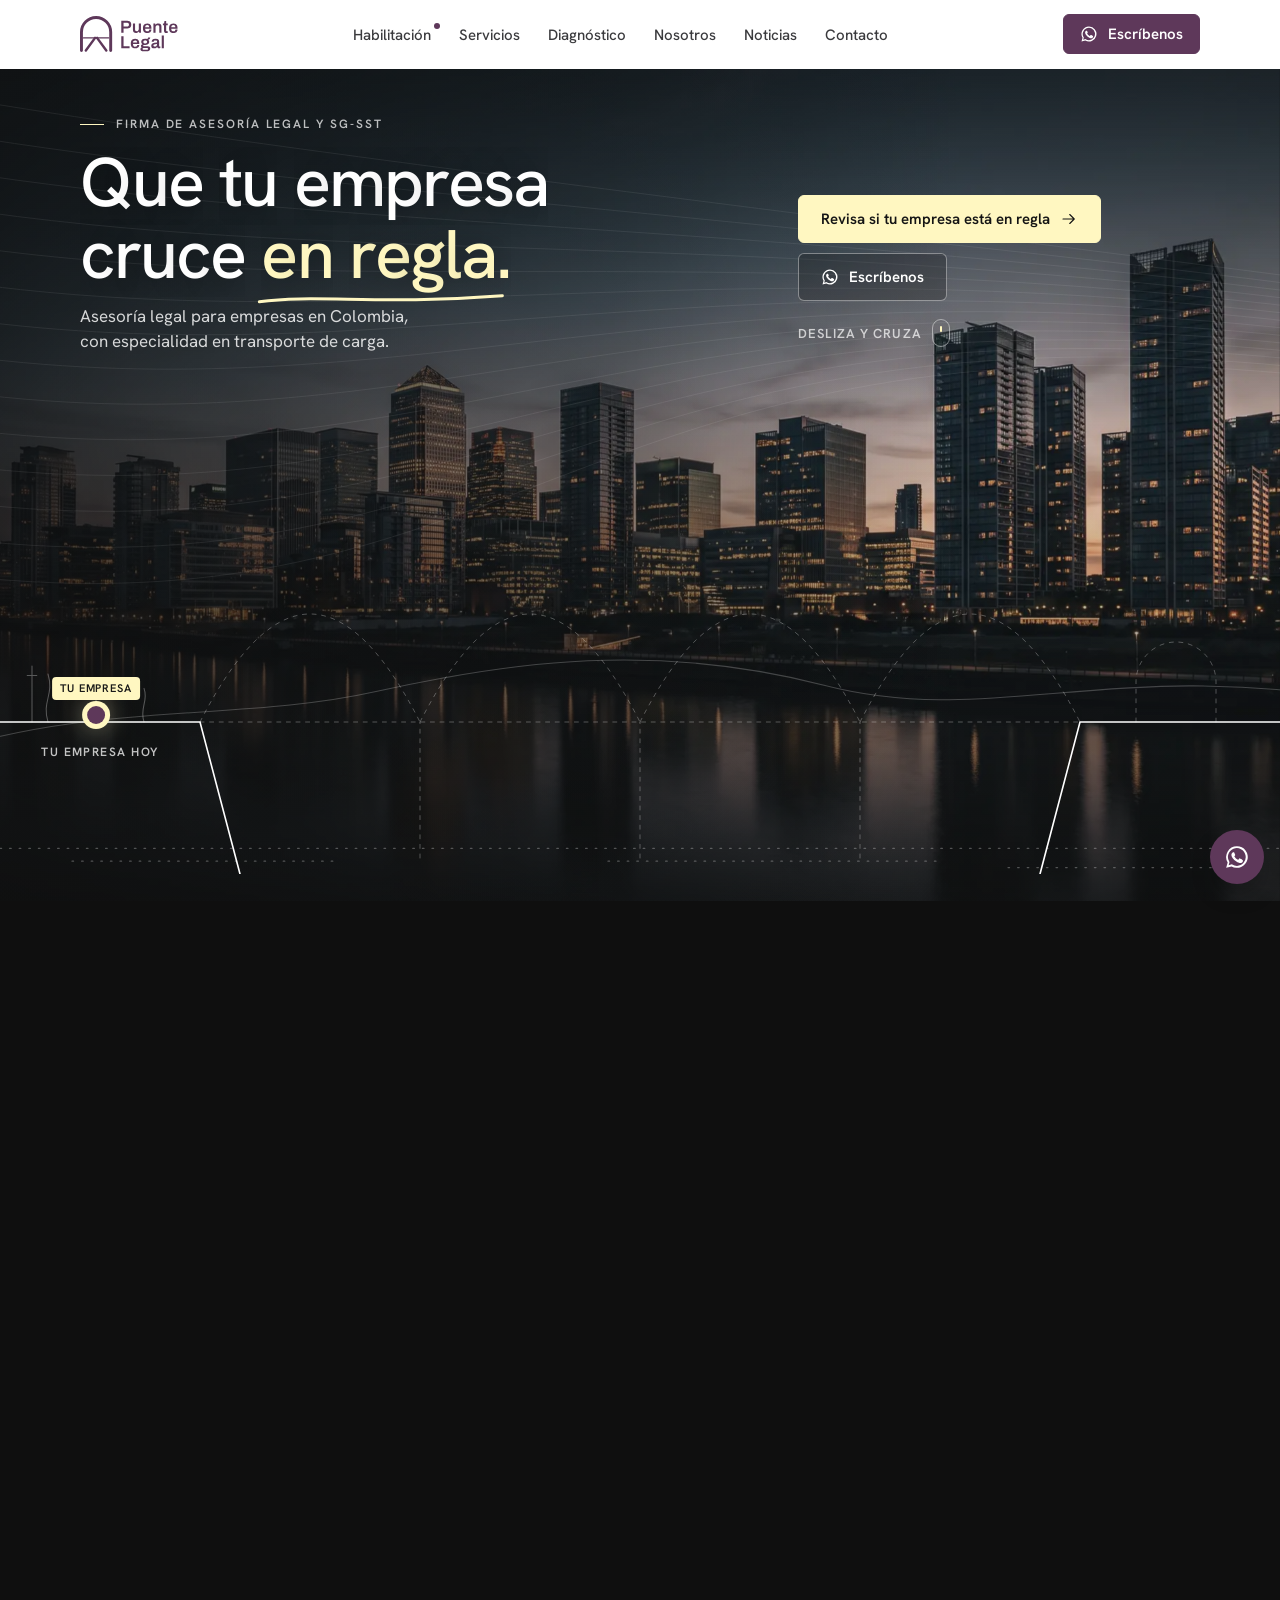
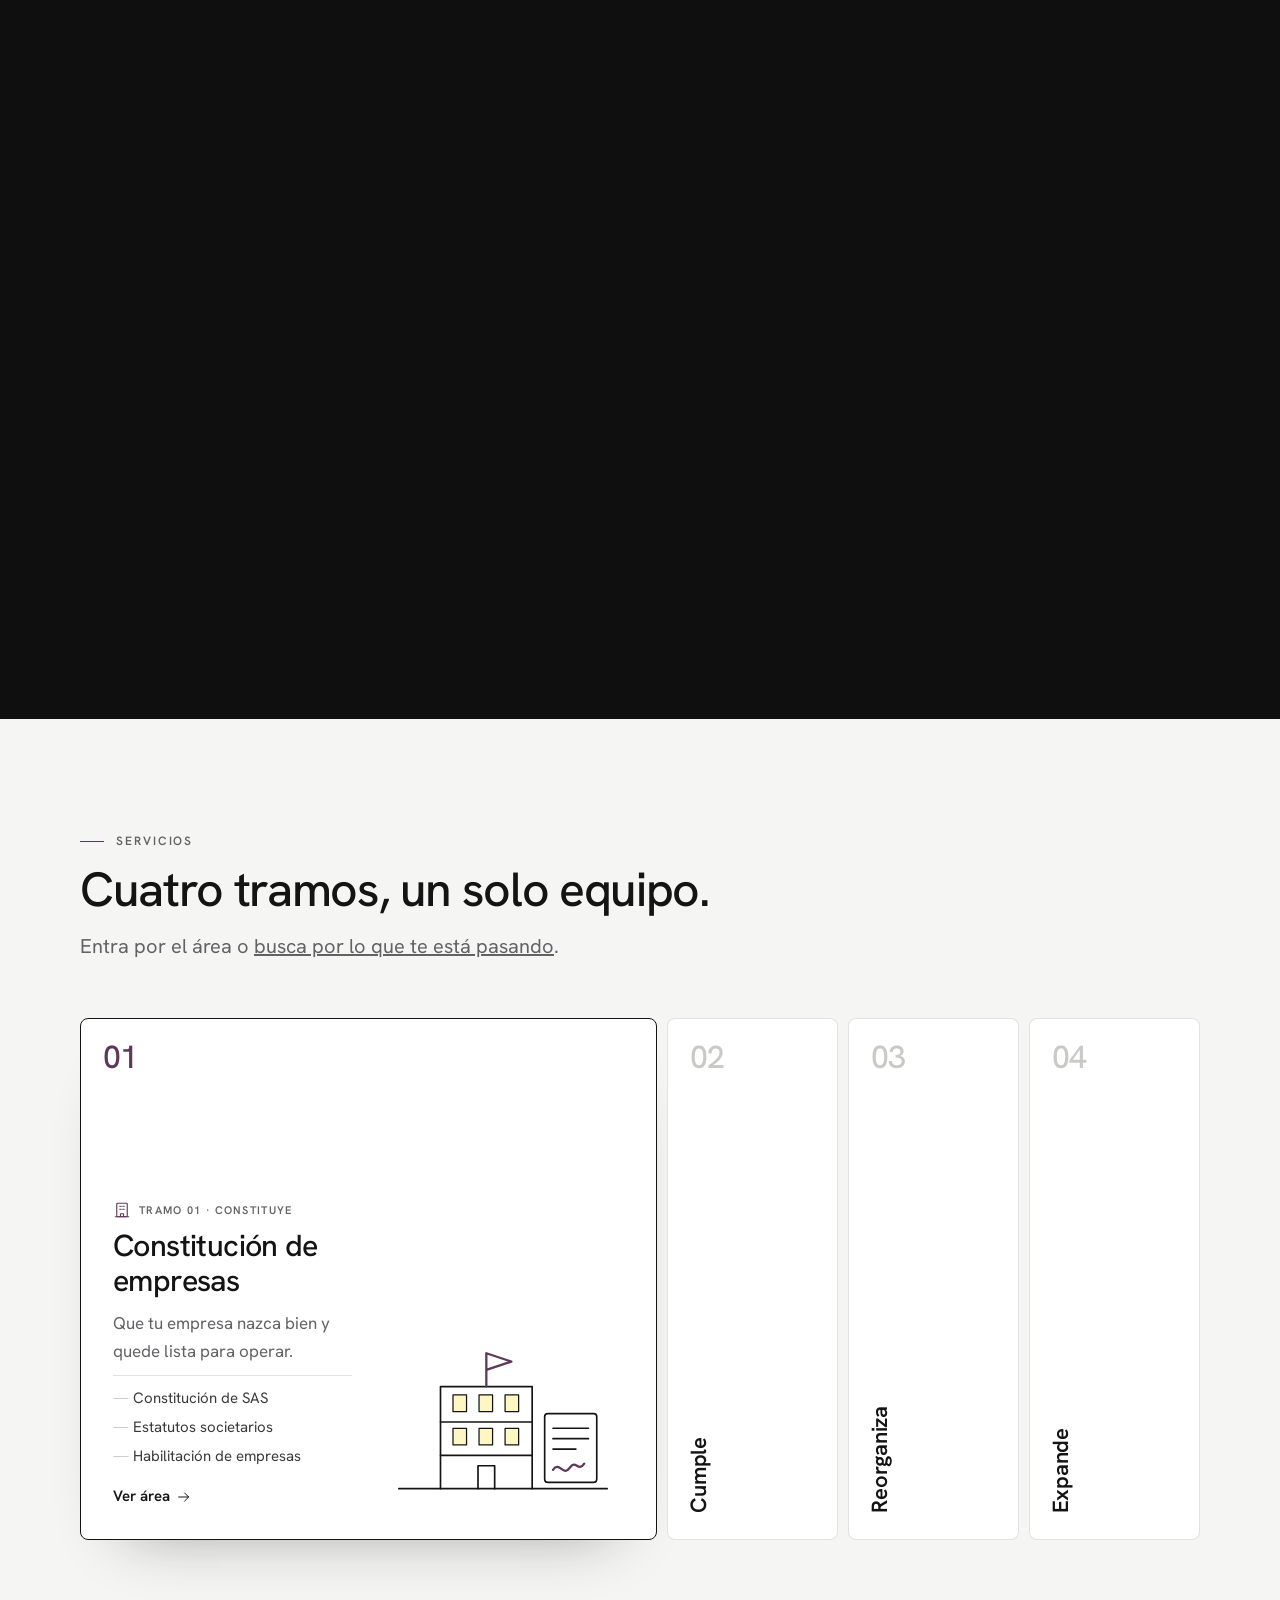
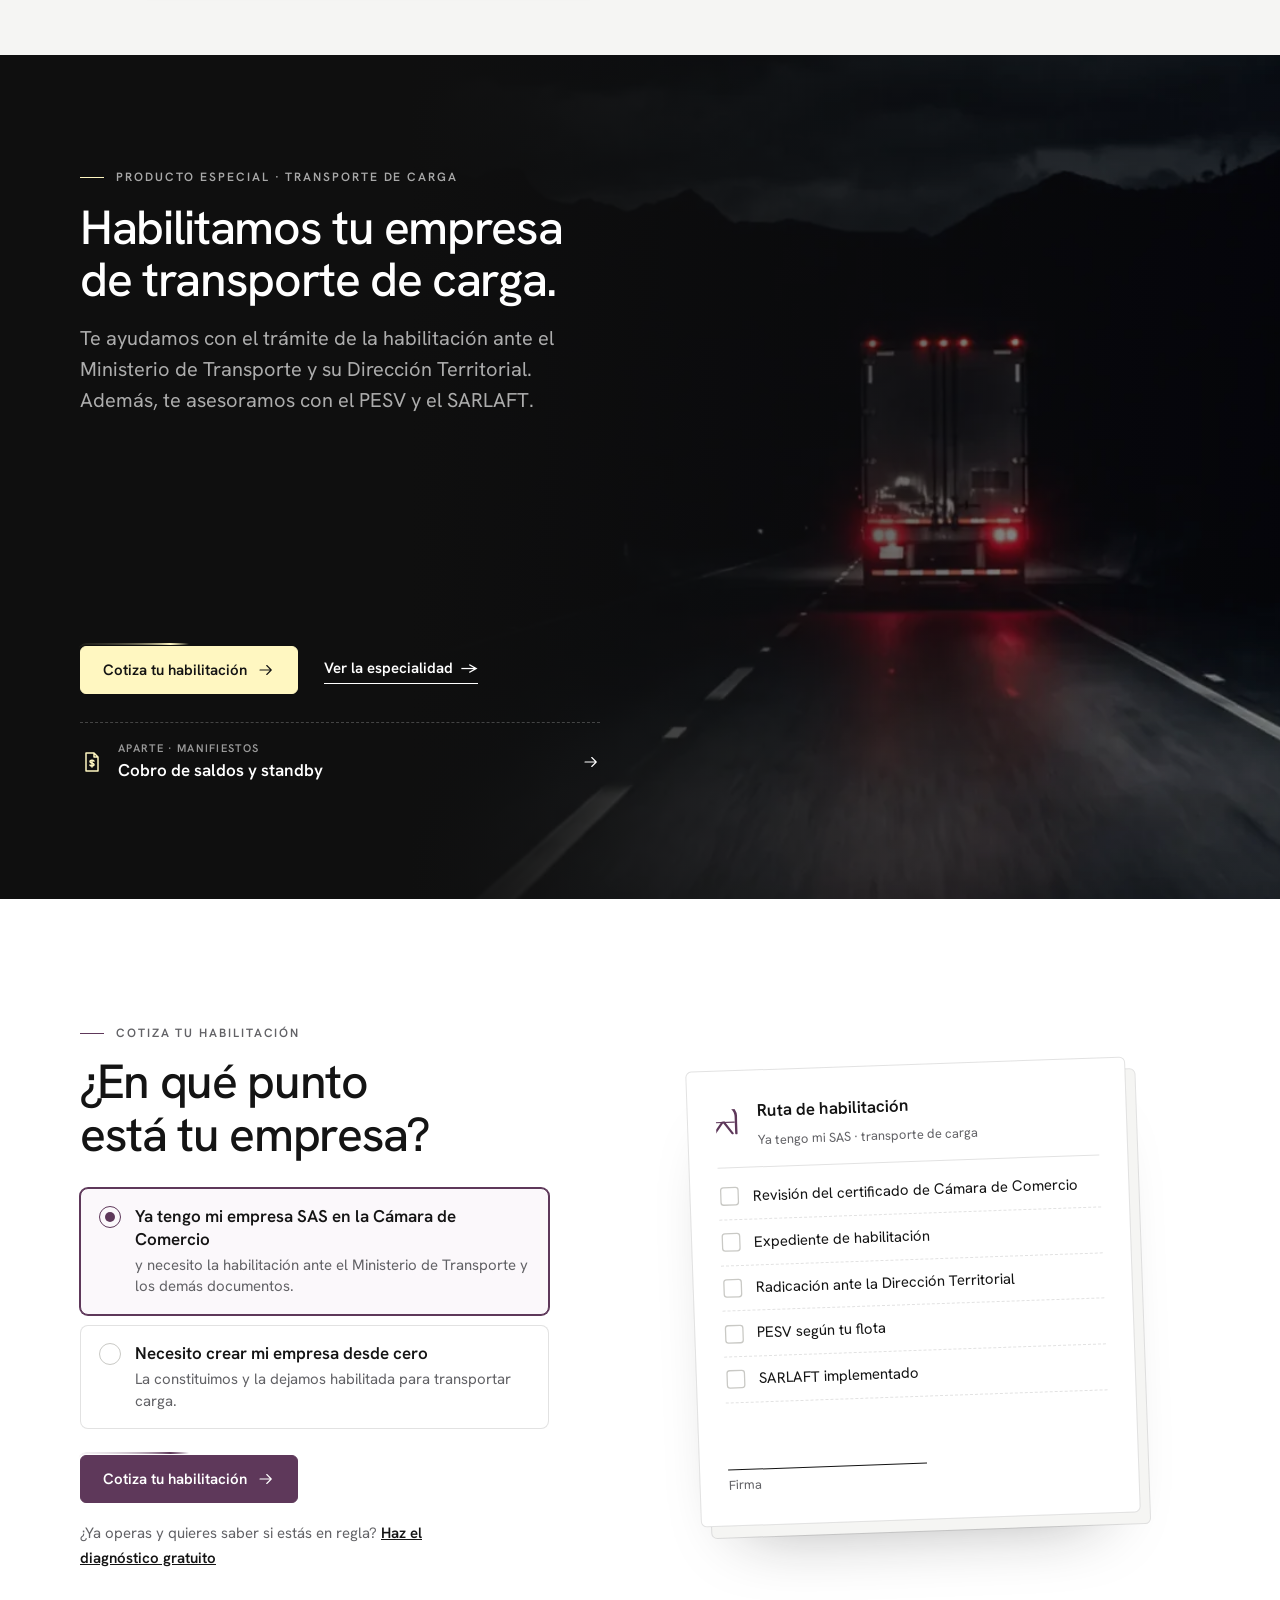
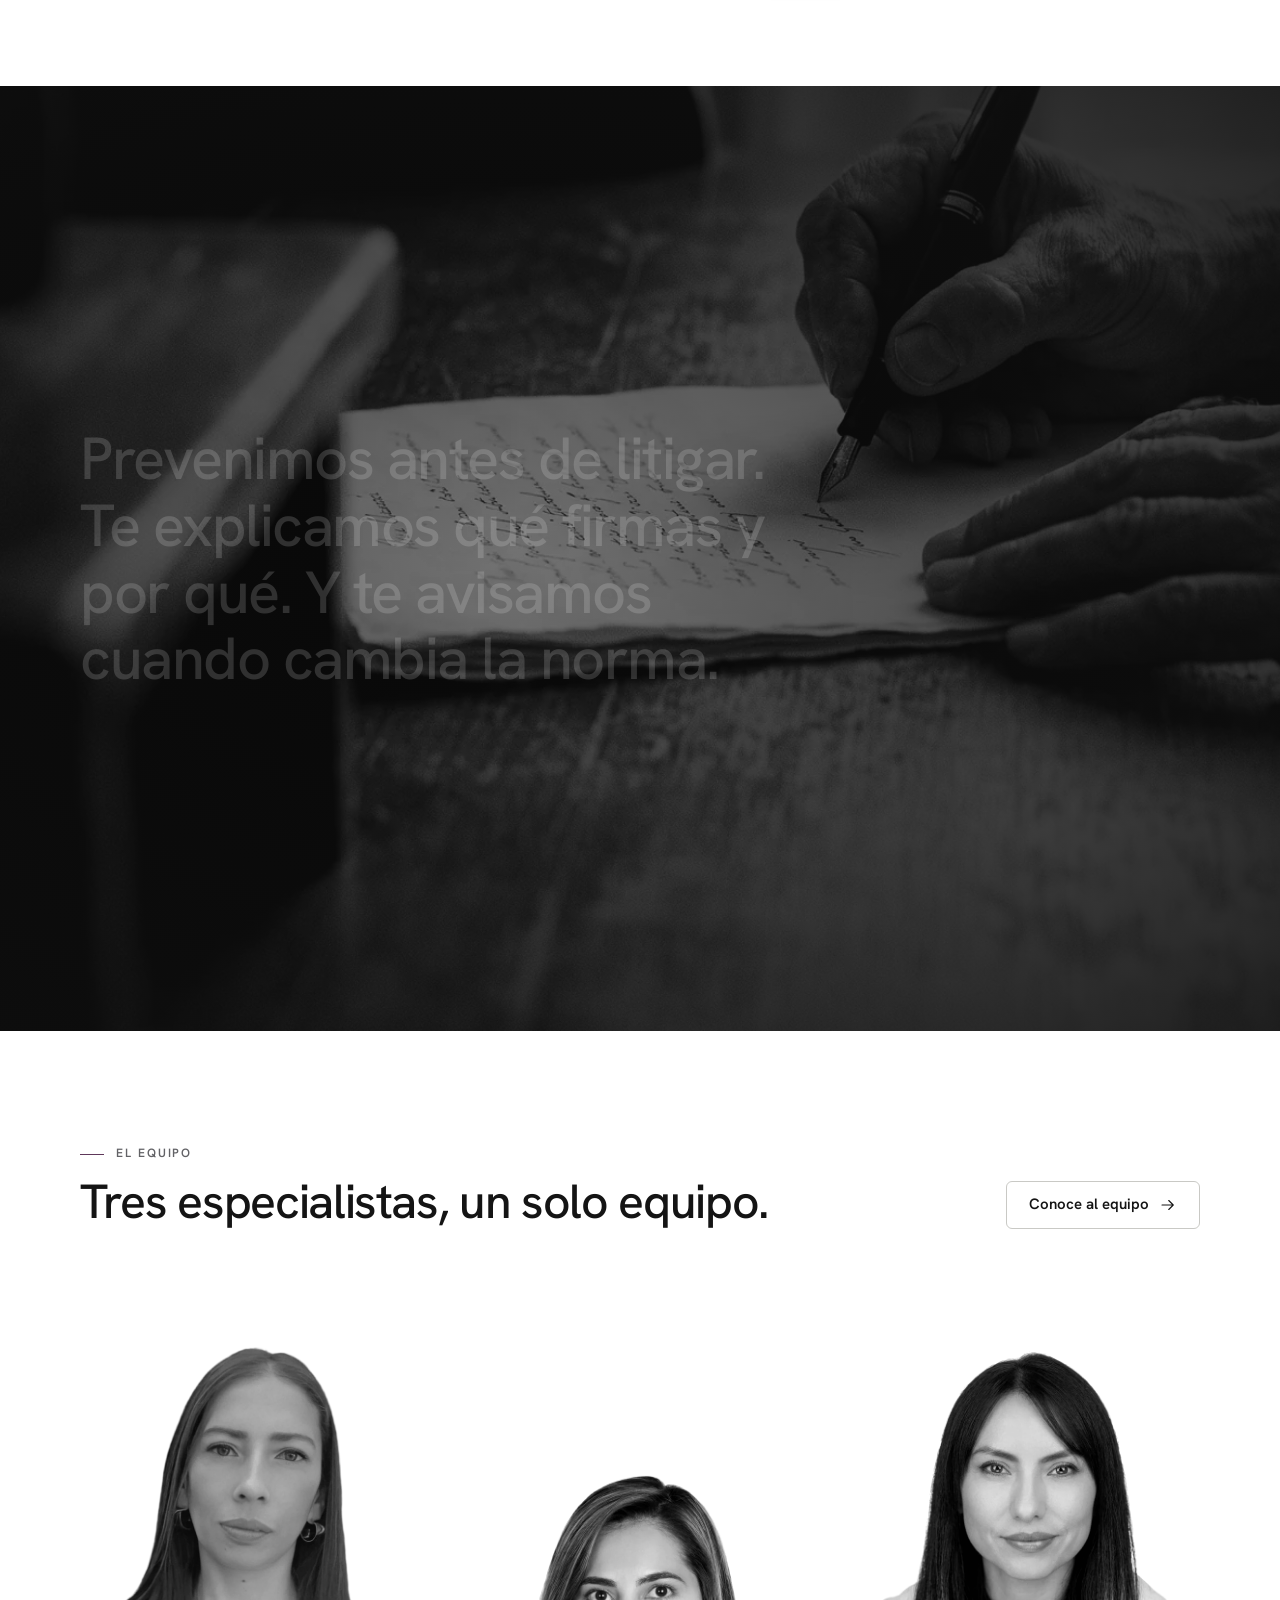
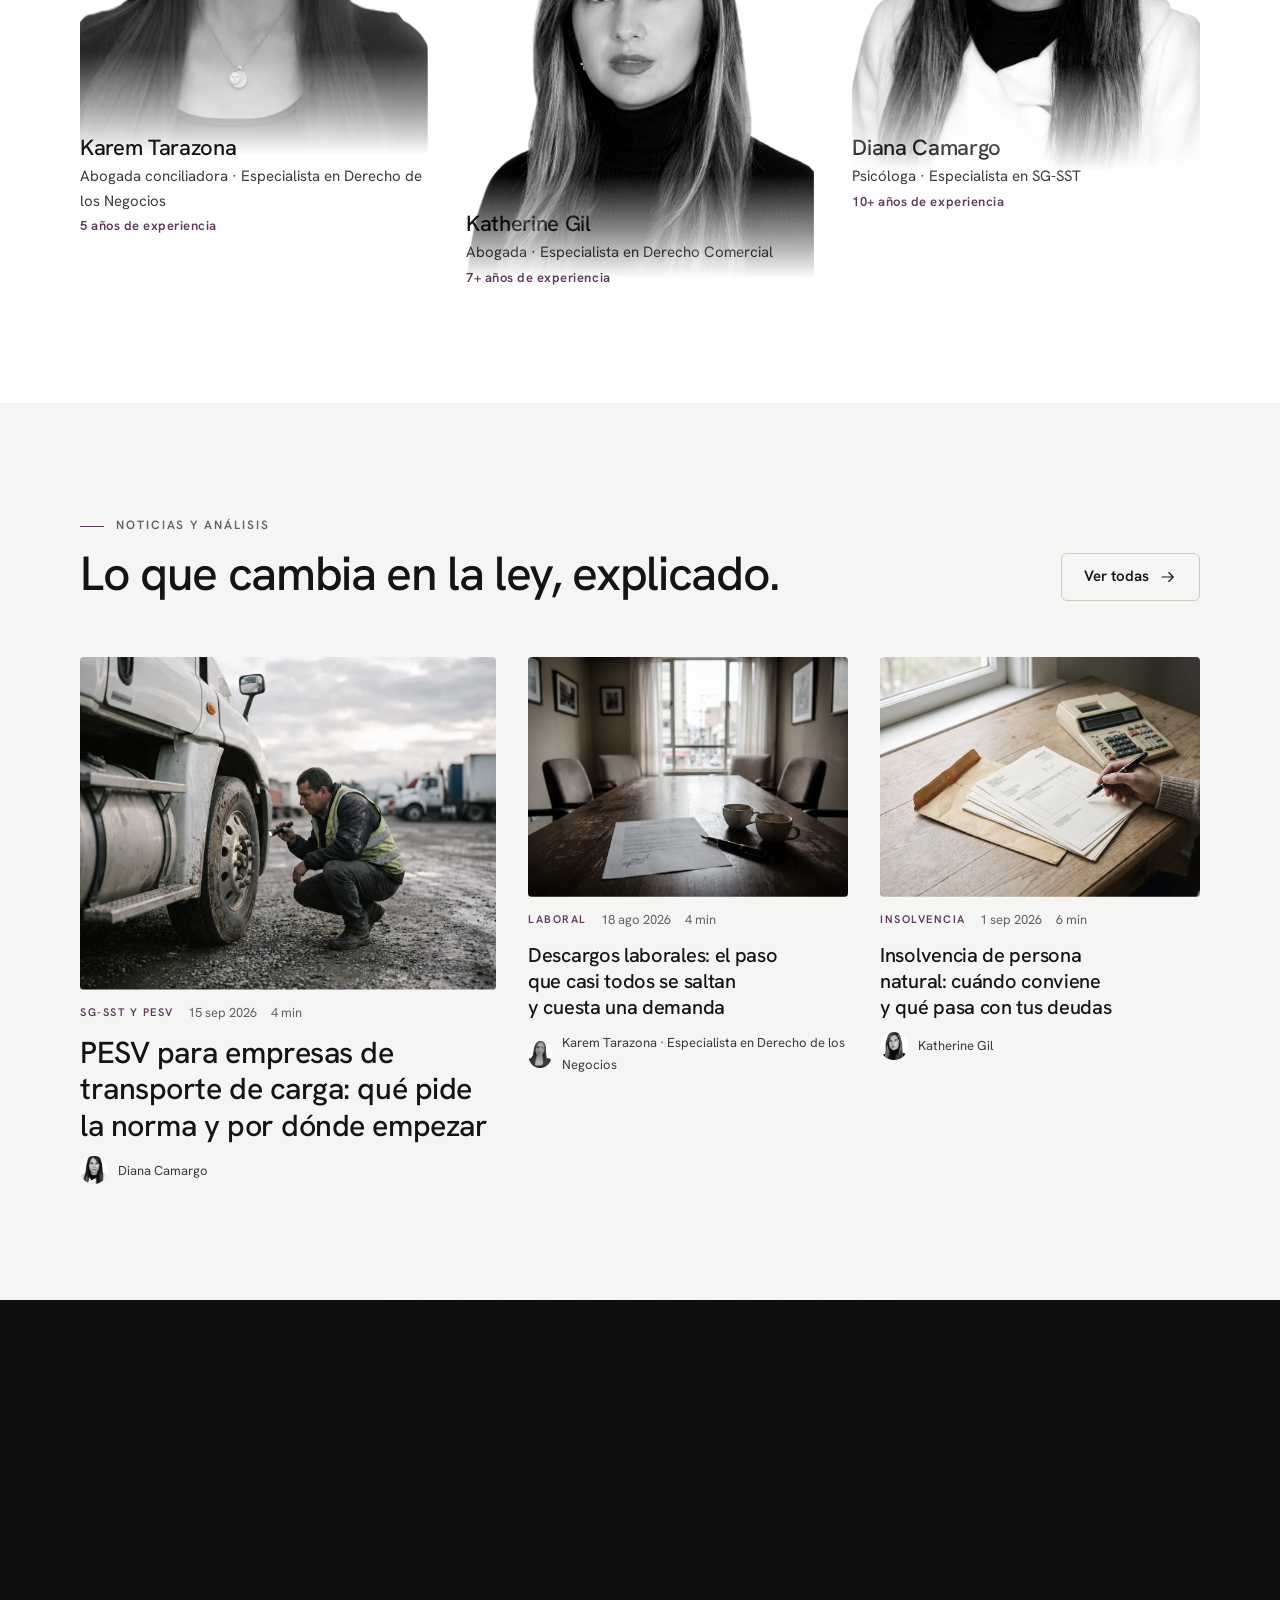
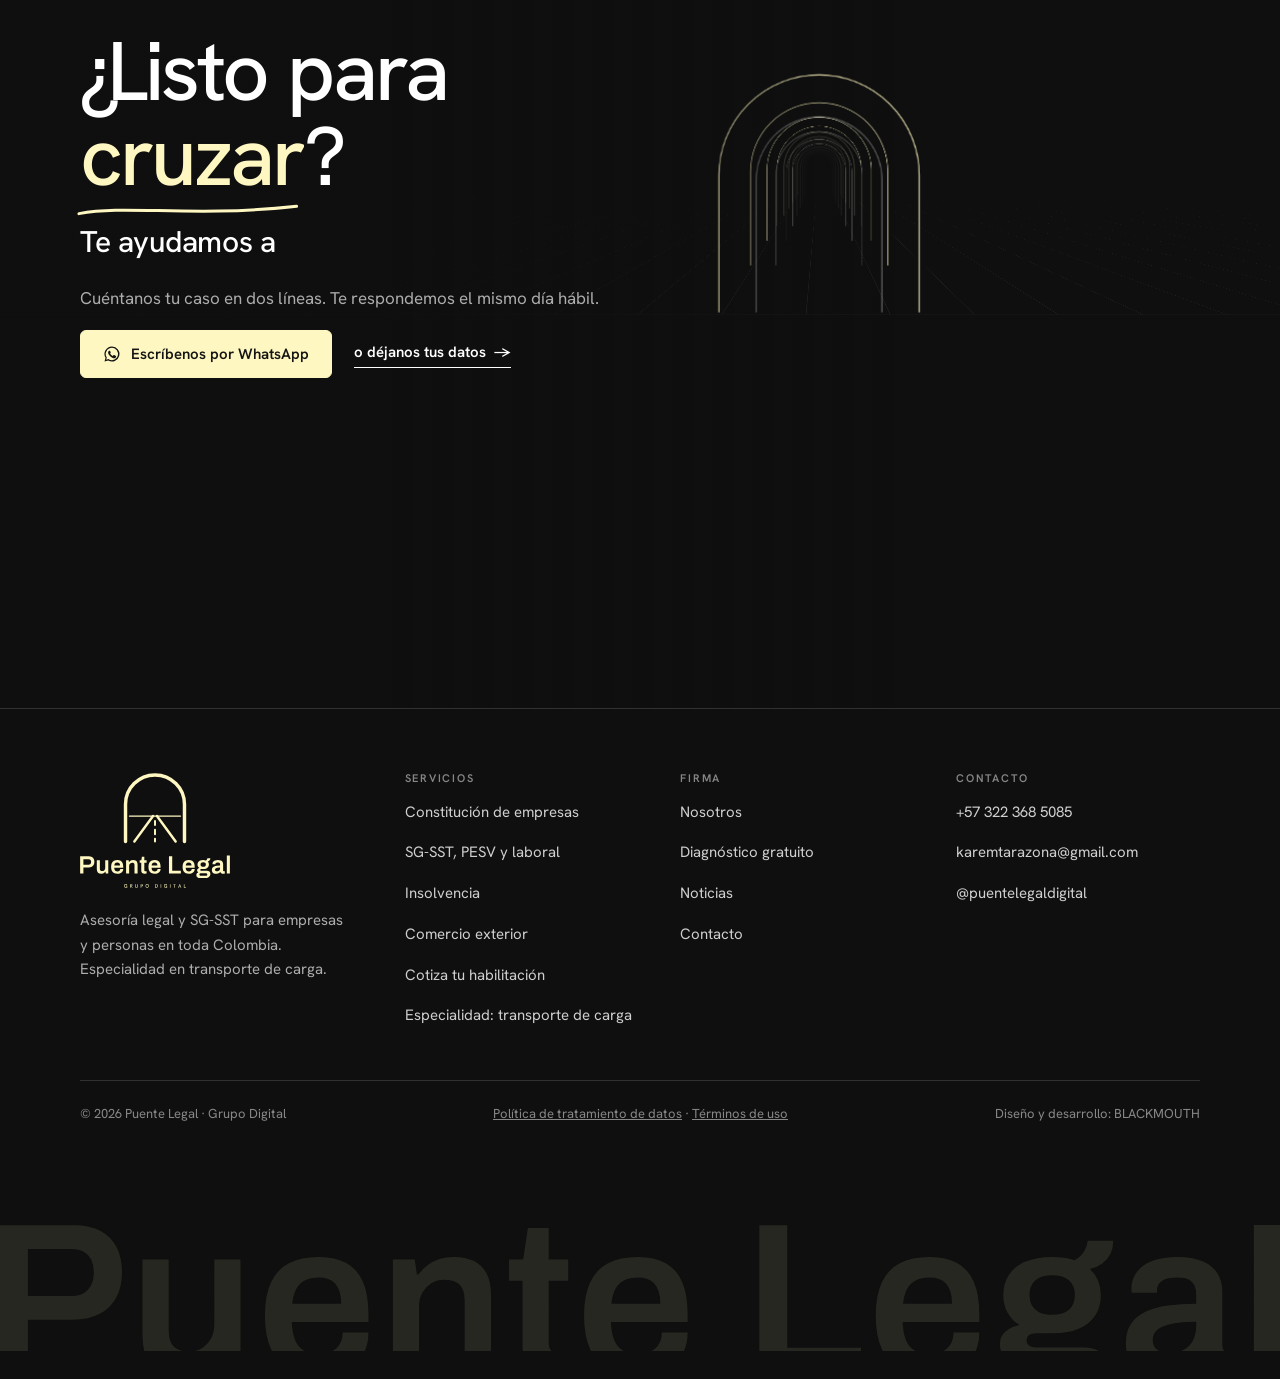
<file: index.html>
<!doctype html>
<html lang="es-CO">
<head>
<meta charset="utf-8">
<meta name="viewport" content="width=device-width, initial-scale=1, viewport-fit=cover">
<title>Asesoría legal para empresas en Colombia | Puente Legal</title>
<meta name="description" content="Constitución de SAS, SG-SST y PESV, laboral, insolvencia y comercio exterior. Un solo equipo para tu empresa, con especialidad en transporte de carga.">
<link rel="canonical" href="https://www.puentelegal.com.co/">
<meta name="theme-color" content="#FFFFFF">
<meta property="og:type" content="website">
<meta property="og:locale" content="es_CO">
<meta property="og:site_name" content="Puente Legal">
<meta property="og:title" content="Puente Legal · Asesoría legal para empresas en Colombia">
<meta property="og:description" content="Constitución de SAS, SG-SST y PESV, laboral, insolvencia y comercio exterior. Un solo equipo para tu empresa, con especialidad en transporte de carga.">
<meta property="og:url" content="https://www.puentelegal.com.co/">
<meta property="og:image" content="https://www.puentelegal.com.co/assets/img/og.jpg">
<meta property="og:image:width" content="1200">
<meta property="og:image:height" content="630">
<meta name="twitter:card" content="summary_large_image">
<link rel="icon" href="assets/img/favicon.svg" type="image/svg+xml">
<script>document.documentElement.classList.add("js")</script>
<link rel="preconnect" href="https://fonts.googleapis.com">
<link rel="preconnect" href="https://fonts.gstatic.com" crossorigin>
<link rel="stylesheet" href="https://fonts.googleapis.com/css2?family=Hanken+Grotesk:wght@400;500;600;700&display=swap">
<link rel="stylesheet" href="assets/site.css">
<script type="application/ld+json">
{
 "@context": "https://schema.org",
 "@graph": [
  {
   "@type": "LegalService",
   "@id": "https://www.puentelegal.com.co/#firma",
   "name": "Puente Legal · Grupo Digital",
   "url": "https://www.puentelegal.com.co/",
   "logo": "https://www.puentelegal.com.co/assets/img/logo-full-ciruela.png",
   "image": "https://www.puentelegal.com.co/assets/img/og.jpg",
   "slogan": "Que tu empresa cruce en regla.",
   "description": "Asesoría legal y en seguridad y salud en el trabajo para empresas y personas en Colombia: constitución y habilitación de empresas, SG-SST y PESV, laboral, insolvencia y comercio exterior. Especialidad en transporte de carga.",
   "telephone": "+57 322 368 5085",
   "email": "karemtarazona@gmail.com",
   "contactPoint": {
    "@type": "ContactPoint",
    "telephone": "+57-322-368-5085",
    "contactType": "customer service",
    "availableLanguage": "es",
    "areaServed": "CO"
   },
   "areaServed": {
    "@type": "Country",
    "name": "Colombia"
   },
   "sameAs": [
    "https://www.instagram.com/puentelegaldigital/"
   ],
   "knowsAbout": [
    "Derecho societario",
    "Sociedades por Acciones Simplificadas",
    "Habilitación de empresas de transporte de carga",
    "SG-SST",
    "PESV",
    "SARLAFT",
    "Derecho laboral",
    "Insolvencia",
    "Aduanas",
    "Contratos internacionales",
    "Transporte de carga"
   ],
   "employee": [
    {
     "@id": "https://www.puentelegal.com.co/#karem-tarazona"
    },
    {
     "@id": "https://www.puentelegal.com.co/#katherine-gil"
    },
    {
     "@id": "https://www.puentelegal.com.co/#diana-camargo"
    }
   ],
   "hasOfferCatalog": {
    "@type": "OfferCatalog",
    "name": "Servicios",
    "itemListElement": [
     {
      "@type": "OfferCatalog",
      "name": "Constitución de empresas",
      "url": "https://www.puentelegal.com.co/servicios/constitucion-de-empresas/",
      "itemListElement": [
       {
        "@type": "Offer",
        "itemOffered": {
         "@type": "Service",
         "name": "Constitución de SAS",
         "url": "https://www.puentelegal.com.co/servicios/constitucion-de-empresas/#constitucion-sas"
        }
       },
       {
        "@type": "Offer",
        "itemOffered": {
         "@type": "Service",
         "name": "Estatutos societarios",
         "url": "https://www.puentelegal.com.co/servicios/constitucion-de-empresas/#estatutos-societarios"
        }
       },
       {
        "@type": "Offer",
        "itemOffered": {
         "@type": "Service",
         "name": "Habilitación de empresas",
         "url": "https://www.puentelegal.com.co/servicios/constitucion-de-empresas/#habilitacion-empresas"
        }
       }
      ]
     },
     {
      "@type": "OfferCatalog",
      "name": "SG-SST, PESV y laboral",
      "url": "https://www.puentelegal.com.co/servicios/sst-pesv-laboral/",
      "itemListElement": [
       {
        "@type": "Offer",
        "itemOffered": {
         "@type": "Service",
         "name": "SG-SST y PESV",
         "url": "https://www.puentelegal.com.co/servicios/sst-pesv-laboral/#sg-sst-pesv"
        }
       },
       {
        "@type": "Offer",
        "itemOffered": {
         "@type": "Service",
         "name": "Reglamento interno y convivencia",
         "url": "https://www.puentelegal.com.co/servicios/sst-pesv-laboral/#reglamento-interno-convivencia"
        }
       },
       {
        "@type": "Offer",
        "itemOffered": {
         "@type": "Service",
         "name": "Contratos laborales y descargos",
         "url": "https://www.puentelegal.com.co/servicios/sst-pesv-laboral/#contratos-laborales-descargos"
        }
       }
      ]
     },
     {
      "@type": "OfferCatalog",
      "name": "Insolvencia",
      "url": "https://www.puentelegal.com.co/servicios/insolvencia/",
      "itemListElement": [
       {
        "@type": "Offer",
        "itemOffered": {
         "@type": "Service",
         "name": "Insolvencia de persona natural no comerciante",
         "url": "https://www.puentelegal.com.co/servicios/insolvencia/#insolvencia-persona-natural"
        }
       },
       {
        "@type": "Offer",
        "itemOffered": {
         "@type": "Service",
         "name": "Insolvencia de personas jurídicas",
         "url": "https://www.puentelegal.com.co/servicios/insolvencia/#insolvencia-empresarial"
        }
       }
      ]
     },
     {
      "@type": "OfferCatalog",
      "name": "Comercio exterior",
      "url": "https://www.puentelegal.com.co/servicios/comercio-exterior/",
      "itemListElement": [
       {
        "@type": "Offer",
        "itemOffered": {
         "@type": "Service",
         "name": "Asesoría aduanera",
         "url": "https://www.puentelegal.com.co/servicios/comercio-exterior/#asesoria-aduanera"
        }
       },
       {
        "@type": "Offer",
        "itemOffered": {
         "@type": "Service",
         "name": "Contratos internacionales",
         "url": "https://www.puentelegal.com.co/servicios/comercio-exterior/#contratos-internacionales"
        }
       },
       {
        "@type": "Offer",
        "itemOffered": {
         "@type": "Service",
         "name": "Negocios internacionales",
         "url": "https://www.puentelegal.com.co/servicios/comercio-exterior/#negocios-internacionales"
        }
       },
       {
        "@type": "Offer",
        "itemOffered": {
         "@type": "Service",
         "name": "Propiedad intelectual (registro de marca)",
         "url": "https://www.puentelegal.com.co/servicios/comercio-exterior/#registro-de-marca"
        }
       }
      ]
     }
    ]
   }
  },
  {
   "@type": "WebSite",
   "@id": "https://www.puentelegal.com.co/#web",
   "url": "https://www.puentelegal.com.co/",
   "name": "Puente Legal",
   "inLanguage": "es-CO",
   "publisher": {
    "@id": "https://www.puentelegal.com.co/#firma"
   }
  }
 ]
}
</script>
</head>
<body>
<a class="skip" href="#main">Saltar al contenido</a>
<header class="site-header">
  <div class="wrap nav">
    <a class="brand" href="./" aria-label="Puente Legal, inicio">
      <img src="assets/img/camino-lockup-ciruela.svg" alt="Puente Legal · Grupo Digital" width="402" height="148">
    </a>
    <nav aria-label="Principal">
    <ul class="nav-links" id="menu">
      <li><a href="habilitacion-transporte-de-carga/" class="nav-star">Habilitación</a></li>
      <li><a href="servicios/">Servicios</a></li>
      <li><a href="diagnostico/">Diagnóstico</a></li>
      <li><a href="nosotros/">Nosotros</a></li>
      <li><a href="noticias/">Noticias</a></li>
      <li><a href="contacto/">Contacto</a></li>
      <li class="only-sm"><a class="btn" href="https://wa.me/573223685085" data-wa="Hola, Puente Legal. Quiero una asesoría." data-conv="whatsapp" data-loc="menu"><svg class="i" aria-hidden="true" focusable="false"><use href="#i-whatsapp"/></svg> Escríbenos por WhatsApp</a></li>
    </ul>
    </nav>
    <div class="nav-cta">
      <a class="btn btn-hide-sm" href="https://wa.me/573223685085" data-wa="Hola, Puente Legal. Quiero una asesoría." data-conv="whatsapp" data-loc="header"><svg class="i" aria-hidden="true" focusable="false"><use href="#i-whatsapp"/></svg> Escríbenos</a>
      <button class="menu-btn" type="button" aria-expanded="false" aria-controls="menu" aria-label="Abrir menú">
        <svg width="20" height="20" viewBox="0 0 20 20" aria-hidden="true"><path d="M2 6h16M2 14h16" stroke="currentColor" stroke-width="1.6"/></svg>
      </button>
    </div>
  </div>
  <span class="progreso" aria-hidden="true"></span>
</header>
<svg width="0" height="0" style="position:absolute" aria-hidden="true" focusable="false">
  <symbol id="iso-sym" viewBox="34 30 132 148">
    <g fill="none" stroke="currentColor" stroke-linecap="round" stroke-linejoin="round">
      <path d="M40 172V96a60 60 0 0 1 120 0v76" stroke-width="12"/><path d="M48 120h104" stroke-width="5"/>
      <path d="M58 172 96 120M142 172 104 120" stroke-width="10"/>
    </g>
  </symbol>
  <symbol id="i-empresa" viewBox="0 0 24 24"><rect x="5" y="3" width="14" height="18" rx="1" pathLength="1"/><path d="M9 7h2M13 7h2M9 11h2M13 11h2M10 21v-4h4v4M3 21h18" pathLength="1"/></symbol>
  <symbol id="i-casco" viewBox="0 0 24 24"><path d="M3 18h18M5 18v-2.5a7 7 0 0 1 14 0V18M10 8.8V6h4v2.8" pathLength="1"/></symbol>
  <symbol id="i-recupera" viewBox="0 0 24 24"><path d="M3 6c3 0 4 10 9 10s6-6 8-8M16 7.5h4v4" pathLength="1"/></symbol>
  <symbol id="i-globo" viewBox="0 0 24 24"><circle cx="12" cy="12" r="9" pathLength="1"/><path d="M3 12h18M12 3a14 14 0 0 1 0 18M12 3a14 14 0 0 0 0 18" pathLength="1"/></symbol>
  <symbol id="i-arco" viewBox="0 0 24 24"><path d="M4 21V11a8 8 0 0 1 16 0v10M8.5 21v-9a3.5 3.5 0 0 1 7 0v9" pathLength="1"/></symbol>
  <symbol id="i-chevron" viewBox="0 0 24 24"><path d="M9 6l6 6-6 6"/></symbol>
  <symbol id="i-flecha" viewBox="0 0 24 24"><path d="M4 12h15M13 6l6 6-6 6"/></symbol>
  <symbol id="i-check" viewBox="0 0 24 24"><path d="M5 12.5l4.5 4.5L19 7.5"/></symbol>
  <symbol id="i-mas" viewBox="0 0 24 24"><path d="M5 12h14"/><path d="M12 5v14"/></symbol>
  <symbol id="i-camion" viewBox="0 0 24 24"><path d="M2.5 6h11v10h-11zM13.5 9.5H18l3.5 3.5V16h-8" pathLength="1"/><circle cx="6.5" cy="17.5" r="1.8" pathLength="1"/><circle cx="17.5" cy="17.5" r="1.8" pathLength="1"/></symbol>
  <symbol id="i-habilitacion" viewBox="0 0 24 24"><path d="M14 3H6v18h12V7zM14 3v4h4" pathLength="1"/><circle cx="12" cy="13.5" r="2.5" pathLength="1"/><path d="M10.6 15.6L10 19l2-1 2 1-.6-3.4" pathLength="1"/></symbol>
  <symbol id="i-lupa" viewBox="0 0 24 24"><circle cx="10.5" cy="10.5" r="6.5" pathLength="1"/><path d="M15.3 15.3L21 21M8 10.5h5" pathLength="1"/></symbol>
  <symbol id="i-saldo" viewBox="0 0 24 24"><path d="M14 3H6v18h12V7zM14 3v4h4" pathLength="1"/><path d="M12 10v7M14 11.2c-.4-.6-1.1-.9-2-.9-1.1 0-2 .6-2 1.4 0 1.9 4 1 4 2.9 0 .8-.9 1.4-2 1.4-.9 0-1.7-.4-2.1-1" pathLength="1"/></symbol>
  <symbol id="i-volante" viewBox="0 0 24 24"><circle cx="12" cy="12" r="9" pathLength="1"/><circle cx="12" cy="12" r="2" pathLength="1"/><path d="M3.5 10.5l6.5 1M20.5 10.5l-6.5 1M12 14v7" pathLength="1"/></symbol>
  <symbol id="i-doc" viewBox="0 0 24 24"><path d="M14 3H6v18h12V7zM14 3v4h4M9 11h6M9 14.5h6M9 18h4" pathLength="1"/></symbol>
  <symbol id="i-escudo" viewBox="0 0 24 24"><path d="M12 3l7 3v5c0 4.5-3 8.3-7 10-4-1.7-7-5.5-7-10V6z" pathLength="1"/><path d="M9 12l2 2 4-4" pathLength="1"/></symbol>
  <symbol id="i-balanza" viewBox="0 0 24 24"><path d="M12 4v16M8 20h8M5 7h14M5 7l-2.5 6a2.5 2.5 0 0 0 5 0zM19 7l-2.5 6a2.5 2.5 0 0 0 5 0z" pathLength="1"/></symbol>
  <symbol id="i-chat" viewBox="0 0 24 24"><path d="M4 5h16v11H9l-5 4z" pathLength="1"/><path d="M8 9.5h8M8 12.5h5" pathLength="1"/></symbol>
  <symbol id="i-telefono" viewBox="0 0 24 24"><path d="M5 3h4l2 5-2.5 1.5a11 11 0 0 0 6 6L16 13l5 2v4a2 2 0 0 1-2 2A16 16 0 0 1 3 5a2 2 0 0 1 2-2Z"/></symbol>
  <symbol id="i-correo" viewBox="0 0 24 24"><path d="M3 6h18v12H3zM3 6l9 7 9-7"/></symbol>
  <symbol id="i-instagram" viewBox="0 0 24 24"><rect x="3" y="3" width="18" height="18" rx="5"/><circle cx="12" cy="12" r="4"/><circle cx="17.5" cy="6.5" r=".6"/></symbol>
  <symbol id="i-whatsapp" viewBox="0 0 24 24"><path fill="currentColor" stroke="none" d="M12 2a10 10 0 0 0-8.6 15.1L2 22l5-1.3A10 10 0 1 0 12 2Zm0 18.2c-1.6 0-3.1-.4-4.4-1.2l-.3-.2-3 .8.8-2.9-.2-.3A8.2 8.2 0 1 1 12 20.2Zm4.5-6.1c-.2-.1-1.5-.7-1.7-.8-.2-.1-.4-.1-.6.1l-.8 1c-.1.2-.3.2-.5.1a6.7 6.7 0 0 1-3.3-2.9c-.2-.4.2-.4.7-1.3.1-.2 0-.3 0-.4l-.8-1.8c-.2-.5-.4-.4-.6-.4h-.5a1 1 0 0 0-.7.3 3 3 0 0 0-.9 2.2 5.2 5.2 0 0 0 1.1 2.7 11.8 11.8 0 0 0 4.5 4c1.7.7 2.3.8 3.2.6.5-.1 1.5-.6 1.7-1.2.2-.6.2-1.1.1-1.2l-.5-.3Z"/></symbol>
</svg>

<main id="main">
<!-- ============ HERO: el puente se arma con el scroll ============ -->
<section class="hx" data-draw="sticky" aria-labelledby="h1">
  <div class="hx-sticky">
    <div class="hx-photo" aria-hidden="true"><img src="assets/img/fotos/hero-ciudad.webp" srcset="assets/img/fotos/hero-ciudad-1280.webp 1280w, assets/img/fotos/hero-ciudad.webp 2400w" sizes="(max-width: 700px) 260vw, 112vw" alt="" width="2400" height="1340" fetchpriority="high" decoding="async" data-ty="0:0;1:-70"></div>
    <svg class="hx-cables loop" viewBox="0 0 1600 700" preserveAspectRatio="none" aria-hidden="true" focusable="false"><path style="--c:0" d="M-20 40C360 100 980 170 1620 250"/><path style="--c:1" d="M-20 84C382 144 962 179 1620 259"/><path style="--c:2" d="M-20 128C404 188 944 188 1620 268"/><path style="--c:3" d="M-20 172C426 232 926 197 1620 277"/><path style="--c:4" d="M-20 216C448 276 908 206 1620 286"/><path style="--c:5" d="M-20 260C470 320 890 215 1620 295"/><path style="--c:6" d="M-20 304C492 364 872 224 1620 304"/><path style="--c:7" d="M-20 348C514 408 854 233 1620 313"/><path style="--c:8" d="M-20 392C536 452 836 242 1620 322"/><path style="--c:9" d="M-20 436C558 496 818 251 1620 331"/><path style="--c:10" d="M-20 480C580 540 800 260 1620 340"/><path style="--c:11" d="M-20 524C602 584 782 269 1620 349"/><path style="--c:12" d="M-20 568C624 628 764 278 1620 358"/><path style="--c:13" d="M-20 612C646 672 746 287 1620 367"/></svg>
    <div class="wrap hx-copy">
      <div>
        <p class="eyebrow fade-in" style="--d:.05s">Firma de asesoría legal y SG-SST</p>
        <h1 id="h1">
          <span class="display" data-split="chars" data-split-load>Que tu empresa<br>cruce <em class="tz">en regla.<svg class="trazo" viewBox="0 0 300 24" preserveAspectRatio="none" aria-hidden="true" focusable="false"><path pathLength="1" d="M4 16C70 7 150 20 296 9"/></svg></em></span>
          <span class="kw">Asesoría legal para empresas en Colombia, con especialidad en transporte de carga.</span>
        </h1>
      </div>
      <div class="hx-side fade-in" style="--d:.35s">
        <a class="btn" href="diagnostico/" data-conv="cta_diagnostico" data-loc="hero">Revisa si tu empresa está en regla <svg class="i i-flecha" aria-hidden="true" focusable="false"><use href="#i-flecha"/></svg></a>
        <a class="btn btn-ghost hx-wa" href="https://wa.me/573223685085" data-wa="Hola, Puente Legal. Quiero una asesoría para mi empresa." data-conv="whatsapp" data-loc="hero"><svg class="i" aria-hidden="true" focusable="false"><use href="#i-whatsapp"/></svg> Escríbenos</a>
        <p class="hx-hint" data-off=".03"><span>Desliza y cruza</span><i aria-hidden="true"></i></p>
      </div>
    </div>
    <div class="hx-scene">
      <div class="hx-vp">
        <div class="hx-stage" data-pan>
          <svg class="hx-svg" viewBox="0 0 1600 620" aria-hidden="true" focusable="false">
            <g class="hx-far" data-tx="0:0;1:-70"><path d="M-80 470C120 404 300 430 470 392S820 330 1030 384 1380 350 1700 402"/></g>
            <g class="hx-mid" data-tx="0:0;1:-150"><path d="M40 430V360M34 372h12M120 430V376M114 386h12M60 430c-8-26 8-34 0-60M180 430c-6-18 6-26 0-42"/></g>
            <path class="hx-water" d="M0 588H1600M90 604H420M760 604H1180M1260 612H1540"/>
            <path class="hx-bank" d="M0 430H250L300 620M1600 430H1350L1300 620" pathLength="1"/>
            <g class="hx-ghost"><path d="M250 430C342 250 433 250 525 430"/><path d="M525 430C617 250 708 250 800 430"/><path d="M800 430C892 250 983 250 1075 430"/><path d="M1075 430C1167 250 1258 250 1350 430"/><path d="M250 430H1350"/><path d="M525 600V430M800 600V430M1075 600V430"/><path d="M1420 430V380a50 50 0 0 1 100 0V430"/></g>
            <path class="hx-deck" d="M250 430H525" pathLength="1" data-seg="0.060,0.150"/><path class="hx-arch" d="M250 430C342 250 433 250 525 430" pathLength="1" data-seg="0.110,0.220"/><path class="hx-hang" d="M319 329V430M387.5 295V430M456 329V430" pathLength="1" data-seg="0.180,0.240"/><path class="hx-pier" d="M525 600V430" pathLength="1" data-seg="0.230,0.310"/><path class="hx-deck" d="M525 430H800" pathLength="1" data-seg="0.260,0.350"/><path class="hx-arch" d="M525 430C617 250 708 250 800 430" pathLength="1" data-seg="0.310,0.420"/><path class="hx-hang" d="M594 329V430M662.5 295V430M731 329V430" pathLength="1" data-seg="0.380,0.440"/><path class="hx-pier" d="M800 600V430" pathLength="1" data-seg="0.430,0.510"/><path class="hx-deck" d="M800 430H1075" pathLength="1" data-seg="0.460,0.550"/><path class="hx-arch" d="M800 430C892 250 983 250 1075 430" pathLength="1" data-seg="0.510,0.620"/><path class="hx-hang" d="M869 329V430M937.5 295V430M1006 329V430" pathLength="1" data-seg="0.580,0.640"/><path class="hx-pier" d="M1075 600V430" pathLength="1" data-seg="0.630,0.710"/><path class="hx-deck" d="M1075 430H1350" pathLength="1" data-seg="0.660,0.750"/><path class="hx-arch" d="M1075 430C1167 250 1258 250 1350 430" pathLength="1" data-seg="0.710,0.820"/><path class="hx-hang" d="M1144 329V430M1212.5 295V430M1281 329V430" pathLength="1" data-seg="0.780,0.840"/>
            <path class="hx-portal" d="M1420 430V380a50 50 0 0 1 100 0V430M1444 430V386a26 26 0 0 1 52 0V430" pathLength="1" data-seg=".84,.95"/>
          </svg>
          <a class="hx-lab" href="servicios/constitucion-de-empresas/" style="left:24.22%" data-on="0.200"><svg class="i" aria-hidden="true" focusable="false"><use href="#i-empresa"/></svg><i>01</i><b>Constituye</b><small>Constitución de empresas</small></a><a class="hx-lab" href="servicios/sst-pesv-laboral/" style="left:41.41%" data-on="0.400"><svg class="i" aria-hidden="true" focusable="false"><use href="#i-casco"/></svg><i>02</i><b>Cumple</b><small>SG-SST, PESV y laboral</small></a><a class="hx-lab" href="servicios/insolvencia/" style="left:58.59%" data-on="0.600"><svg class="i" aria-hidden="true" focusable="false"><use href="#i-recupera"/></svg><i>03</i><b>Reorganiza</b><small>Insolvencia</small></a><a class="hx-lab" href="servicios/comercio-exterior/" style="left:75.78%" data-on="0.800"><svg class="i" aria-hidden="true" focusable="false"><use href="#i-globo"/></svg><i>04</i><b>Expande</b><small>Comercio exterior</small></a>
          <span class="hx-bank-l">Tu empresa hoy</span>
          <span class="hx-bank-r" data-on=".92">En regla</span>
          <span class="hx-trav" data-movepct="0:7.5;.07:9;.18:24.2;.38:41.4;.58:58.6;.78:75.8;.88:86;.97:92">
            <em>Tu empresa</em><i></i>
          </span>
        </div>
      </div>
    </div>
  </div>
</section>

<!-- ============ CUATRO TRAMOS: acordeón con ilustraciones propias ============ -->
<section class="band s-gris" aria-labelledby="tr-t">
  <div class="wrap">
    <div class="sec-head">
      <p class="eyebrow">Servicios</p>
      <h2 id="tr-t" class="h2" data-split="words">Cuatro tramos, un solo equipo.</h2>
      <p class="lead muted">Entra por el área o <a href="servicios/">busca por lo que te está pasando</a>.</p>
    </div>
    <div class="acc loop"><a class="acc-p is-open" href="servicios/constitucion-de-empresas/" style="--i:0">
      <span class="acc-n" aria-hidden="true">01</span>
      <span class="acc-vert" aria-hidden="true">Constituye</span>
      <span class="acc-body">
        <span class="acc-txt">
          <span class="acc-k"><svg class="i" aria-hidden="true" focusable="false"><use href="#i-empresa"/></svg> Tramo 01 · Constituye</span>
          <strong class="acc-h">Constitución de empresas</strong>
          <span class="acc-hook">Que tu empresa nazca bien y quede lista para operar.</span>
          <span class="acc-list"><span>Constitución de SAS</span><span>Estatutos societarios</span><span>Habilitación de empresas</span></span>
          <span class="acc-go">Ver área <svg class="i i-flecha" aria-hidden="true" focusable="false"><use href="#i-flecha"/></svg></span>
        </span>
        <span class="acc-art"><svg viewBox="0 0 240 180" aria-hidden="true" focusable="false">
    <path class="ad" style="--d:0" pathLength="1" d="M20 160H220"/>
    <path class="ad" style="--d:1" pathLength="1" d="M60 160V62H148V160"/>
    <path class="ad" style="--d:2" pathLength="1" d="M60 96H148M60 128H148"/>
    <path class="ad ad-c" style="--d:3" pathLength="1" d="M104 62V30l24 8-24 8"/>
    <g class="aw"><rect style="--w:0" x="72" y="70" width="13" height="16"/><rect style="--w:1" x="97" y="70" width="13" height="16"/><rect style="--w:2" x="122" y="70" width="13" height="16"/><rect style="--w:3" x="72" y="102" width="13" height="16"/><rect style="--w:4" x="97" y="102" width="13" height="16"/><rect style="--w:5" x="122" y="102" width="13" height="16"/></g>
    <path class="ad" style="--d:4" pathLength="1" d="M96 160V138h16v22"/>
    <g class="adoc"><rect x="160" y="88" width="50" height="66" rx="3"/><path d="M168 102h34M168 112h34M168 122h22"/>
    <path class="ad ad-c" style="--d:6" pathLength="1" d="M168 142c6-9 10 7 16-2s8 5 14-4"/></g>
  </svg></span>
      </span>
    </a><a class="acc-p" href="servicios/sst-pesv-laboral/" style="--i:1">
      <span class="acc-n" aria-hidden="true">02</span>
      <span class="acc-vert" aria-hidden="true">Cumple</span>
      <span class="acc-body">
        <span class="acc-txt">
          <span class="acc-k"><svg class="i" aria-hidden="true" focusable="false"><use href="#i-casco"/></svg> Tramo 02 · Cumple</span>
          <strong class="acc-h">SG-SST, PESV y laboral</strong>
          <span class="acc-hook">Tu gente segura y tus decisiones laborales, bien soportadas.</span>
          <span class="acc-list"><span>SG-SST y PESV</span><span>Reglamento interno y convivencia</span><span>Contratos laborales y descargos</span></span>
          <span class="acc-go">Ver área <svg class="i i-flecha" aria-hidden="true" focusable="false"><use href="#i-flecha"/></svg></span>
        </span>
        <span class="acc-art"><svg viewBox="0 0 240 180" aria-hidden="true" focusable="false">
    <path class="ad" style="--d:0" pathLength="1" d="M58 108a62 62 0 0 1 124 0"/>
    <path class="ad" style="--d:1" pathLength="1" d="M40 108H200"/>
    <path class="ad" style="--d:2" pathLength="1" d="M106 48V38h28v10M120 46v18"/>
    <path class="aecg-base" d="M14 150H74l10-22 12 40 12-32 8 14H226"/>
    <path class="aecg" pathLength="1" d="M14 150H74l10-22 12 40 12-32 8 14H226"/>
  </svg></span>
      </span>
    </a><a class="acc-p" href="servicios/insolvencia/" style="--i:2">
      <span class="acc-n" aria-hidden="true">03</span>
      <span class="acc-vert" aria-hidden="true">Reorganiza</span>
      <span class="acc-body">
        <span class="acc-txt">
          <span class="acc-k"><svg class="i" aria-hidden="true" focusable="false"><use href="#i-recupera"/></svg> Tramo 03 · Reorganiza</span>
          <strong class="acc-h">Insolvencia</strong>
          <span class="acc-hook">Cuando las deudas no dan más, hay un camino ordenado.</span>
          <span class="acc-list"><span>Insolvencia de persona natural no comerciante</span><span>Insolvencia de personas jurídicas</span></span>
          <span class="acc-go">Ver área <svg class="i i-flecha" aria-hidden="true" focusable="false"><use href="#i-flecha"/></svg></span>
        </span>
        <span class="acc-art"><svg viewBox="0 0 240 180" aria-hidden="true" focusable="false">
    <path class="ad" style="--d:0" pathLength="1" d="M34 20V156H218"/>
    <g class="abars"><rect style="--b:0" x="52" y="82" width="18" height="74"/><rect style="--b:1" x="82" y="106" width="18" height="50"/><rect style="--b:2" x="112" y="126" width="18" height="30"/><rect style="--b:3" x="142" y="100" width="18" height="56"/><rect style="--b:4" x="172" y="60" width="18" height="96"/></g>
    <path class="ad ad-c" style="--d:3" pathLength="1" d="M52 66L82 96L112 120L142 90L172 50L206 30"/>
    <path class="ad ad-c" style="--d:5" pathLength="1" d="M190 28h16v16"/>
  </svg></span>
      </span>
    </a><a class="acc-p" href="servicios/comercio-exterior/" style="--i:3">
      <span class="acc-n" aria-hidden="true">04</span>
      <span class="acc-vert" aria-hidden="true">Expande</span>
      <span class="acc-body">
        <span class="acc-txt">
          <span class="acc-k"><svg class="i" aria-hidden="true" focusable="false"><use href="#i-globo"/></svg> Tramo 04 · Expande</span>
          <strong class="acc-h">Comercio exterior</strong>
          <span class="acc-hook">Compra, vende y contrata afuera sin sorpresas.</span>
          <span class="acc-list"><span>Asesoría aduanera</span><span>Contratos internacionales</span><span>Negocios internacionales</span><span>Propiedad intelectual (registro de marca)</span></span>
          <span class="acc-go">Ver área <svg class="i i-flecha" aria-hidden="true" focusable="false"><use href="#i-flecha"/></svg></span>
        </span>
        <span class="acc-art"><svg viewBox="0 0 240 180" aria-hidden="true" focusable="false">
    <circle class="ad" style="--d:0" pathLength="1" cx="100" cy="92" r="58"/>
    <path class="ad" style="--d:1" pathLength="1" d="M42 92H158M54 62H146M54 122H146"/>
    <g class="aglobe"><ellipse style="--m:0" cx="100" cy="92" rx="58" ry="58"/><ellipse style="--m:1" cx="100" cy="92" rx="58" ry="58"/><ellipse style="--m:2" cx="100" cy="92" rx="58" ry="58"/><ellipse style="--m:3" cx="100" cy="92" rx="58" ry="58"/></g>
    <path class="aroute" d="M146 54C190 18 230 58 220 106"/>
    <circle class="apin" cx="220" cy="106" r="5"/>
  </svg></span>
      </span>
    </a></div>
  </div>
</section>

<!-- ============ ESPECIALIDAD: carretera nocturna en 3D ============ -->
<section class="esp3d s-negro" data-draw="through" aria-labelledby="es-t">
  <div class="esp3d-bg" data-ty="0:-50;1:50" aria-hidden="true">
    <video class="bg-media" data-bg-video muted loop playsinline preload="none" poster="assets/img/fotos/carretera-noche.webp">
      <source src="assets/video/carretera-noche.mp4" type="video/mp4">
    </video>
  </div>
  <div class="wrap esp3d-copy">
    <p class="eyebrow">Producto especial · Transporte de carga</p>
    <h2 id="es-t" class="h2" data-split="words">Habilitamos tu empresa de transporte de carga.</h2>
    <p class="lead muted">Te ayudamos con el trámite de la habilitación ante el Ministerio de Transporte y su Dirección Territorial. Además, te asesoramos con el PESV y el SARLAFT.</p>
    <ul class="esp3d-chips"><li data-on="0.30"><svg class="i" aria-hidden="true" focusable="false"><use href="#i-habilitacion"/></svg>Habilitación ante el Ministerio de Transporte</li><li data-on="0.38"><svg class="i" aria-hidden="true" focusable="false"><use href="#i-volante"/></svg>PESV</li><li data-on="0.46"><svg class="i" aria-hidden="true" focusable="false"><use href="#i-lupa"/></svg>SARLAFT</li></ul>
    <div class="esp3d-cta">
      <a class="btn btn-trail" href="habilitacion-transporte-de-carga/#cotizar" data-conv="cta_cotiza_habilitacion" data-loc="home-especial">Cotiza tu habilitación <svg class="i i-flecha" aria-hidden="true" focusable="false"><use href="#i-flecha"/></svg></a>
      <a class="link-arrow" href="transporte-de-carga/">Ver la especialidad <span aria-hidden="true">→</span></a>
    </div>
    <a class="esp3d-aparte" href="transporte-de-carga/#manifiestos"><svg class="i" aria-hidden="true" focusable="false"><use href="#i-saldo"/></svg><span><small>Aparte · Manifiestos</small><b>Cobro de saldos y standby</b></span><svg class="i i-flecha" aria-hidden="true" focusable="false"><use href="#i-flecha"/></svg></a>
  </div>
</section>

<!-- ============ DIAGNÓSTICO: hoja que se chequea, se firma y se sella ============ -->
<section class="band s-blanco" aria-labelledby="dg-t">
  <div class="wrap diag-doc">
    <div class="ruta" data-ruta-box>
      <p class="eyebrow">Cotiza tu habilitación</p>
      <h2 id="dg-t" class="h2" data-split="words" style="margin-top:14px">¿En qué punto está tu empresa?</h2>
      <fieldset class="ruta-opts">
        <legend class="sr-only">Elige tu caso</legend>
        <label class="ruta-opt"><input type="radio" name="ruta-home" value="sas" checked><span class="ruta-mark" aria-hidden="true"></span><span><b>Ya tengo mi empresa SAS en la Cámara de Comercio</b><small>y necesito la habilitación ante el Ministerio de Transporte y los demás documentos.</small></span></label><label class="ruta-opt"><input type="radio" name="ruta-home" value="cero"><span class="ruta-mark" aria-hidden="true"></span><span><b>Necesito crear mi empresa desde cero</b><small>La constituimos y la dejamos habilitada para transportar carga.</small></span></label>
      </fieldset>
      <a class="btn btn-trail trail-ciruela" data-ruta-cta href="habilitacion-transporte-de-carga/?ruta=sas#cotizar" data-conv="cta_cotiza_habilitacion" data-loc="home-ruta">Cotiza tu habilitación <svg class="i i-flecha" aria-hidden="true" focusable="false"><use href="#i-flecha"/></svg></a>
      <p class="ruta-alt muted">¿Ya operas y quieres saber si estás en regla? <a href="diagnostico/">Haz el diagnóstico gratuito</a></p>
    </div>
    <div class="paper-wrap" data-tilt data-draw="view" aria-hidden="true">
      <div class="paper">
        <div class="paper-head"><svg class="paper-iso" viewBox="34 30 132 148"><use href="#iso-sym"/></svg><span><b>Ruta de habilitación</b><small data-ruta-label>Ya tengo mi SAS · transporte de carga</small></span></div>
        <ul class="paper-list" data-ruta-list="sas"><li style="--j:0"><svg class="pchk" viewBox="0 0 24 24" aria-hidden="true"><rect x="2.5" y="2.5" width="19" height="19" rx="3"/><path pathLength="1" data-seg="0.180,0.240" d="M6.5 12.5l3.8 3.8L17.5 8"/></svg><span>Revisión del certificado de Cámara de Comercio</span></li><li style="--j:1"><svg class="pchk" viewBox="0 0 24 24" aria-hidden="true"><rect x="2.5" y="2.5" width="19" height="19" rx="3"/><path pathLength="1" data-seg="0.280,0.340" d="M6.5 12.5l3.8 3.8L17.5 8"/></svg><span>Expediente de habilitación</span></li><li style="--j:2"><svg class="pchk" viewBox="0 0 24 24" aria-hidden="true"><rect x="2.5" y="2.5" width="19" height="19" rx="3"/><path pathLength="1" data-seg="0.380,0.440" d="M6.5 12.5l3.8 3.8L17.5 8"/></svg><span>Radicación ante la Dirección Territorial</span></li><li style="--j:3"><svg class="pchk" viewBox="0 0 24 24" aria-hidden="true"><rect x="2.5" y="2.5" width="19" height="19" rx="3"/><path pathLength="1" data-seg="0.480,0.540" d="M6.5 12.5l3.8 3.8L17.5 8"/></svg><span>PESV según tu flota</span></li><li style="--j:4"><svg class="pchk" viewBox="0 0 24 24" aria-hidden="true"><rect x="2.5" y="2.5" width="19" height="19" rx="3"/><path pathLength="1" data-seg="0.580,0.640" d="M6.5 12.5l3.8 3.8L17.5 8"/></svg><span>SARLAFT implementado</span></li></ul><ul class="paper-list" data-ruta-list="cero" hidden><li style="--j:0"><svg class="pchk" viewBox="0 0 24 24" aria-hidden="true"><rect x="2.5" y="2.5" width="19" height="19" rx="3"/><path pathLength="1" data-seg="0.180,0.240" d="M6.5 12.5l3.8 3.8L17.5 8"/></svg><span>Constitución de la SAS</span></li><li style="--j:1"><svg class="pchk" viewBox="0 0 24 24" aria-hidden="true"><rect x="2.5" y="2.5" width="19" height="19" rx="3"/><path pathLength="1" data-seg="0.280,0.340" d="M6.5 12.5l3.8 3.8L17.5 8"/></svg><span>RUT y registro en la Cámara de Comercio</span></li><li style="--j:2"><svg class="pchk" viewBox="0 0 24 24" aria-hidden="true"><rect x="2.5" y="2.5" width="19" height="19" rx="3"/><path pathLength="1" data-seg="0.380,0.440" d="M6.5 12.5l3.8 3.8L17.5 8"/></svg><span>Expediente de habilitación</span></li><li style="--j:3"><svg class="pchk" viewBox="0 0 24 24" aria-hidden="true"><rect x="2.5" y="2.5" width="19" height="19" rx="3"/><path pathLength="1" data-seg="0.480,0.540" d="M6.5 12.5l3.8 3.8L17.5 8"/></svg><span>Radicación ante la Dirección Territorial</span></li><li style="--j:4"><svg class="pchk" viewBox="0 0 24 24" aria-hidden="true"><rect x="2.5" y="2.5" width="19" height="19" rx="3"/><path pathLength="1" data-seg="0.580,0.640" d="M6.5 12.5l3.8 3.8L17.5 8"/></svg><span>PESV y SARLAFT</span></li></ul>
        <div class="paper-sign"><svg viewBox="0 0 200 40" preserveAspectRatio="none"><path pathLength="1" data-seg=".72,.84" d="M4 28c14-18 22 8 34-4s14-16 22 0 10 10 24-8 16 12 28 2 20-6 40-4"/></svg><span>Firma</span></div>
        <div class="stamp" data-on=".86">
          <svg viewBox="0 0 120 120"><defs><path id="stp" d="M16 60a44 44 0 1 1 88 0a44 44 0 1 1-88 0"/></defs>
            <circle cx="60" cy="60" r="56"/><circle cx="60" cy="60" r="34"/>
            <text><textPath href="#stp">HABILITADA · PUENTE LEGAL · EN REGLA ·</textPath></text>
            <path d="M46 76V60a14 14 0 0 1 28 0v16M52 76V61a8 8 0 0 1 16 0v15M42 76h36"/></svg>
        </div>
      </div>
    </div>
  </div>
</section>

<!-- ============ MANIFIESTO: parallax + texto que se ilumina ============ -->
<section class="mani" data-draw="through" aria-label="Lo que nos define">
  <div class="mani-bg" data-ty="0:-90;1:90" aria-hidden="true">
    <img class="bg-media" src="assets/img/fotos/manifiesto-firma.webp" srcset="assets/img/fotos/manifiesto-firma-1100.webp 1100w, assets/img/fotos/manifiesto-firma.webp 2000w" sizes="100vw" alt="" loading="lazy" decoding="async">
  </div>
  <div class="wrap mani-in">
    <p class="mani-t" data-fill><em>Prevenimos</em> antes de litigar. Te <em>explicamos</em> qué firmas y por qué. Y te <em>avisamos</em> cuando cambia la norma.</p>
  </div>
</section>

<!-- ============ EQUIPO: editorial con parallax ============ -->
<section class="band s-blanco ted-sec" data-draw="through" aria-labelledby="eq-t">
  <div class="wrap">
    <div class="news-head">
      <div class="sec-head">
        <p class="eyebrow">El equipo</p>
        <h2 id="eq-t" class="h2" data-split="words">Tres especialistas, un solo equipo.</h2>
      </div>
      <a class="btn btn-ghost" href="nosotros/">Conoce al equipo <svg class="i i-flecha" aria-hidden="true" focusable="false"><use href="#i-flecha"/></svg></a>
    </div>
    <div class="ted"><a class="ted-p" href="nosotros/#karem-tarazona" style="--i:0" data-inview>
        <span class="ted-img" data-ty="0:36;1:-36"><img src="assets/team/karem-tarazona-recorte.webp" alt="Karem Tarazona" width="720" height="900" loading="lazy"></span>
        <span class="ted-cap"><b>Karem Tarazona</b><span>Abogada conciliadora · Especialista en Derecho de los Negocios</span><small>5 años de experiencia</small></span>
      </a><a class="ted-p" href="nosotros/#katherine-gil" style="--i:1" data-inview>
        <span class="ted-img" data-ty="0:84;1:-84"><img src="assets/team/katherine-gil-recorte.webp" alt="Katherine Gil" width="720" height="900" loading="lazy"></span>
        <span class="ted-cap"><b>Katherine Gil</b><span>Abogada · Especialista en Derecho Comercial</span><small>7+ años de experiencia</small></span>
      </a><a class="ted-p" href="nosotros/#diana-camargo" style="--i:2" data-inview>
        <span class="ted-img" data-ty="0:52;1:-52"><img src="assets/team/diana-camargo-recorte.webp" alt="Diana Camargo" width="720" height="900" loading="lazy"></span>
        <span class="ted-cap"><b>Diana Camargo</b><span>Psicóloga · Especialista en SG-SST</span><small>10+ años de experiencia</small></span>
      </a></div>
  </div>
</section>

<!-- ============ NOTICIAS ============ -->
<section class="band s-gris" aria-labelledby="nt-t">
  <div class="wrap">
    <div class="news-head">
      <div class="sec-head">
        <p class="eyebrow">Noticias y análisis</p>
        <h2 id="nt-t" class="h2" data-split="words">Lo que cambia en la ley, explicado.</h2>
      </div>
      <a class="btn btn-ghost" href="noticias/">Ver todas <svg class="i i-flecha" aria-hidden="true" focusable="false"><use href="#i-flecha"/></svg></a>
    </div>
    <div class="news-grid">
<a class="card feature" href="noticias/pesv-empresas-transporte-carga/" data-inview style="--i:0">
        <div class="card-media"><img src="assets/img/fotos/n-pesv.webp" alt="Conductor revisando su vehículo antes de salir" width="1000" height="747" loading="lazy" decoding="async"></div>
        <div class="card-meta"><span class="card-cat">SG-SST y PESV</span><time datetime="2026-09-15">15 sep 2026</time><span>4 min</span></div>
        <h3>PESV para empresas de transporte de carga: qué pide la norma y por dónde empezar</h3>
        <span class="card-author"><img src="assets/team/diana-camargo.webp" alt="" width="28" height="28" loading="lazy">Diana Camargo</span>
      </a>
<a class="card" href="noticias/pesv-empresas-transporte-carga/" data-inview style="--i:1">
        <div class="card-media"><img src="assets/img/fotos/n-descargos.webp" alt="Sala de reuniones con acta sobre la mesa" width="1000" height="747" loading="lazy" decoding="async"></div>
        <div class="card-meta"><span class="card-cat">Laboral</span><time datetime="2026-08-18">18 ago 2026</time><span>4 min</span></div>
        <h3>Descargos laborales: el paso que casi todos se saltan y cuesta una demanda</h3>
        <span class="card-author"><img src="assets/team/karem-tarazona.webp" alt="" width="28" height="28" loading="lazy">Karem Tarazona · Especialista en Derecho de los Negocios</span>
      </a>
<a class="card" href="noticias/pesv-empresas-transporte-carga/" data-inview style="--i:2">
        <div class="card-media"><img src="assets/img/fotos/n-insolvencia.webp" alt="Facturas y calculadora sobre un escritorio" width="1000" height="747" loading="lazy" decoding="async"></div>
        <div class="card-meta"><span class="card-cat">Insolvencia</span><time datetime="2026-09-01">1 sep 2026</time><span>6 min</span></div>
        <h3>Insolvencia de persona natural: cuándo conviene y qué pasa con tus deudas</h3>
        <span class="card-author"><img src="assets/team/katherine-gil.webp" alt="" width="28" height="28" loading="lazy">Katherine Gil</span>
      </a>
    </div>
  </div>
</section>

<!-- ============ CIERRE: corredor de arcos en 3D ============ -->
<section class="c3 s-negro" data-draw="through" aria-labelledby="cierre-t">
  <div class="c3-scene" aria-hidden="true">
    <div class="c3-cam" data-tz="0:-300;1:2900"><div class="c3-floor"></div><svg class="c3-arch" style="--z:0" viewBox="0 0 200 220"><path d="M14 218V100a86 86 0 0 1 172 0V218"/><path d="M46 218V104a54 54 0 0 1 108 0V218"/></svg><svg class="c3-arch" style="--z:1" viewBox="0 0 200 220"><path d="M14 218V100a86 86 0 0 1 172 0V218"/><path d="M46 218V104a54 54 0 0 1 108 0V218"/></svg><svg class="c3-arch" style="--z:2" viewBox="0 0 200 220"><path d="M14 218V100a86 86 0 0 1 172 0V218"/><path d="M46 218V104a54 54 0 0 1 108 0V218"/></svg><svg class="c3-arch" style="--z:3" viewBox="0 0 200 220"><path d="M14 218V100a86 86 0 0 1 172 0V218"/><path d="M46 218V104a54 54 0 0 1 108 0V218"/></svg><svg class="c3-arch" style="--z:4" viewBox="0 0 200 220"><path d="M14 218V100a86 86 0 0 1 172 0V218"/><path d="M46 218V104a54 54 0 0 1 108 0V218"/></svg><svg class="c3-arch" style="--z:5" viewBox="0 0 200 220"><path d="M14 218V100a86 86 0 0 1 172 0V218"/><path d="M46 218V104a54 54 0 0 1 108 0V218"/></svg><svg class="c3-arch" style="--z:6" viewBox="0 0 200 220"><path d="M14 218V100a86 86 0 0 1 172 0V218"/><path d="M46 218V104a54 54 0 0 1 108 0V218"/></svg><svg class="c3-arch" style="--z:7" viewBox="0 0 200 220"><path d="M14 218V100a86 86 0 0 1 172 0V218"/><path d="M46 218V104a54 54 0 0 1 108 0V218"/></svg><svg class="c3-arch" style="--z:8" viewBox="0 0 200 220"><path d="M14 218V100a86 86 0 0 1 172 0V218"/><path d="M46 218V104a54 54 0 0 1 108 0V218"/></svg></div>
  </div>
  <div class="wrap c3-copy">
    <h2 id="cierre-t" class="c3-t" data-split="words">¿Listo para <em class="tz">cruzar<svg class="trazo" viewBox="0 0 300 24" preserveAspectRatio="none" aria-hidden="true" focusable="false"><path pathLength="1" d="M4 16C70 7 150 20 296 9"/></svg></em>?</h2>
    <p class="c3-verbs"><span class="sr-only">Te ayudamos a constituir, cumplir, reorganizar o expandir tu empresa.</span><span class="loop" aria-hidden="true">Te ayudamos a <span class="vr"><span>constituir</span><span>cumplir</span><span>reorganizar</span><span>expandir</span></span></span></p>
    <p class="muted">Cuéntanos tu caso en dos líneas. Te respondemos el mismo día hábil.</p>
    <div class="cierre-cta">
      <a class="btn" data-magnet href="https://wa.me/573223685085" data-wa="Hola, Puente Legal. Quiero una asesoría." data-conv="whatsapp" data-loc="cierre"><svg class="i" aria-hidden="true" focusable="false"><use href="#i-whatsapp"/></svg> Escríbenos por WhatsApp</a>
      <a class="link-arrow" href="contacto/">o déjanos tus datos <span aria-hidden="true">→</span></a>
    </div>
  </div>
</section>
</main>

<footer class="site-footer s-negro">
  <div class="wrap">
    <div class="foot-grid">
      <div>
        <img src="assets/img/camino-full-crema.svg" alt="Puente Legal · Grupo Digital" width="442" height="341" loading="lazy">
        <p class="muted" style="margin-top:20px;font-size:var(--t-sm);max-width:34ch">Asesoría legal y SG-SST para empresas y personas en toda Colombia. Especialidad en transporte de carga.</p>
      </div>
      <nav aria-label="Servicios">
        <h2>Servicios</h2>
        <ul>
          <li><a href="servicios/constitucion-de-empresas/">Constitución de empresas</a></li>
          <li><a href="servicios/sst-pesv-laboral/">SG-SST, PESV y laboral</a></li>
          <li><a href="servicios/insolvencia/">Insolvencia</a></li>
          <li><a href="servicios/comercio-exterior/">Comercio exterior</a></li>
          <li><a href="habilitacion-transporte-de-carga/">Cotiza tu habilitación</a></li>
          <li><a href="transporte-de-carga/">Especialidad: transporte de carga</a></li>
        </ul>
      </nav>
      <nav aria-label="Firma">
        <h2>Firma</h2>
        <ul>
          <li><a href="nosotros/">Nosotros</a></li>
          <li><a href="diagnostico/">Diagnóstico gratuito</a></li>
          <li><a href="noticias/">Noticias</a></li>
          <li><a href="contacto/">Contacto</a></li>
        </ul>
      </nav>
      <div>
        <h2>Contacto</h2>
        <ul>
          <li><a href="tel:+573223685085">+57 322 368 5085</a></li>
          <li><a href="mailto:karemtarazona@gmail.com">karemtarazona@gmail.com</a></li>
          <li><a href="https://www.instagram.com/puentelegaldigital/" target="_blank" rel="noopener">@puentelegaldigital</a></li>
        </ul>
      </div>
    </div>
    <div class="foot-legal">
      <span>© <span data-year>2026</span> Puente Legal · Grupo Digital</span>
      <span><a href="#">Política de tratamiento de datos</a> · <a href="#">Términos de uso</a></span>
      <span>Diseño y desarrollo: BLACKMOUTH</span>
    </div>
  </div>
  <div class="foot-mark" data-draw="through" aria-hidden="true"><img src="assets/img/camino-wordmark-crema.svg" alt="" width="1194" height="174" loading="lazy" data-ty="0:60;.42:0"></div>
</footer>

<a class="wa-float" href="https://wa.me/573223685085" data-wa="Hola, Puente Legal. Quiero una asesoría." data-conv="whatsapp" data-loc="flotante" aria-label="Escríbenos por WhatsApp"><svg class="" aria-hidden="true" focusable="false"><use href="#i-whatsapp"/></svg></a>

<script src="assets/site.js" defer></script>
</body>
</html>
</file>
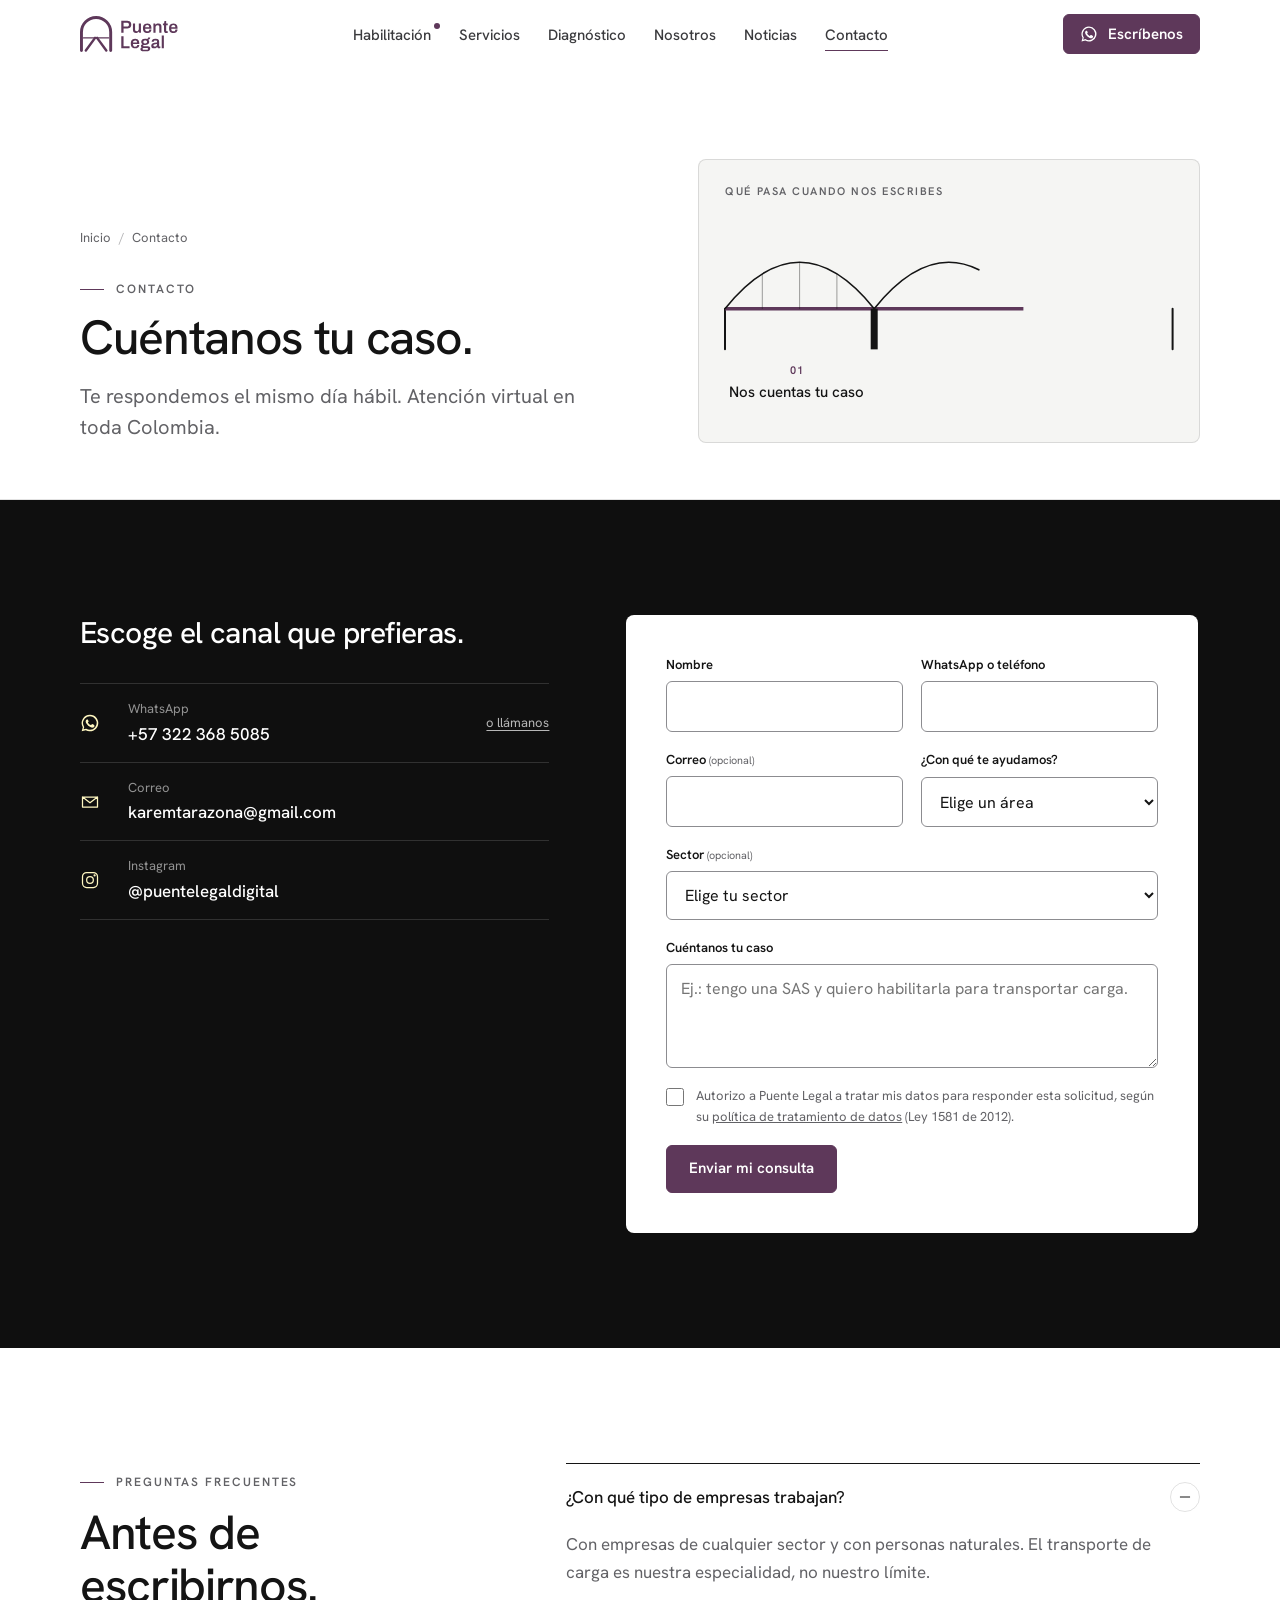
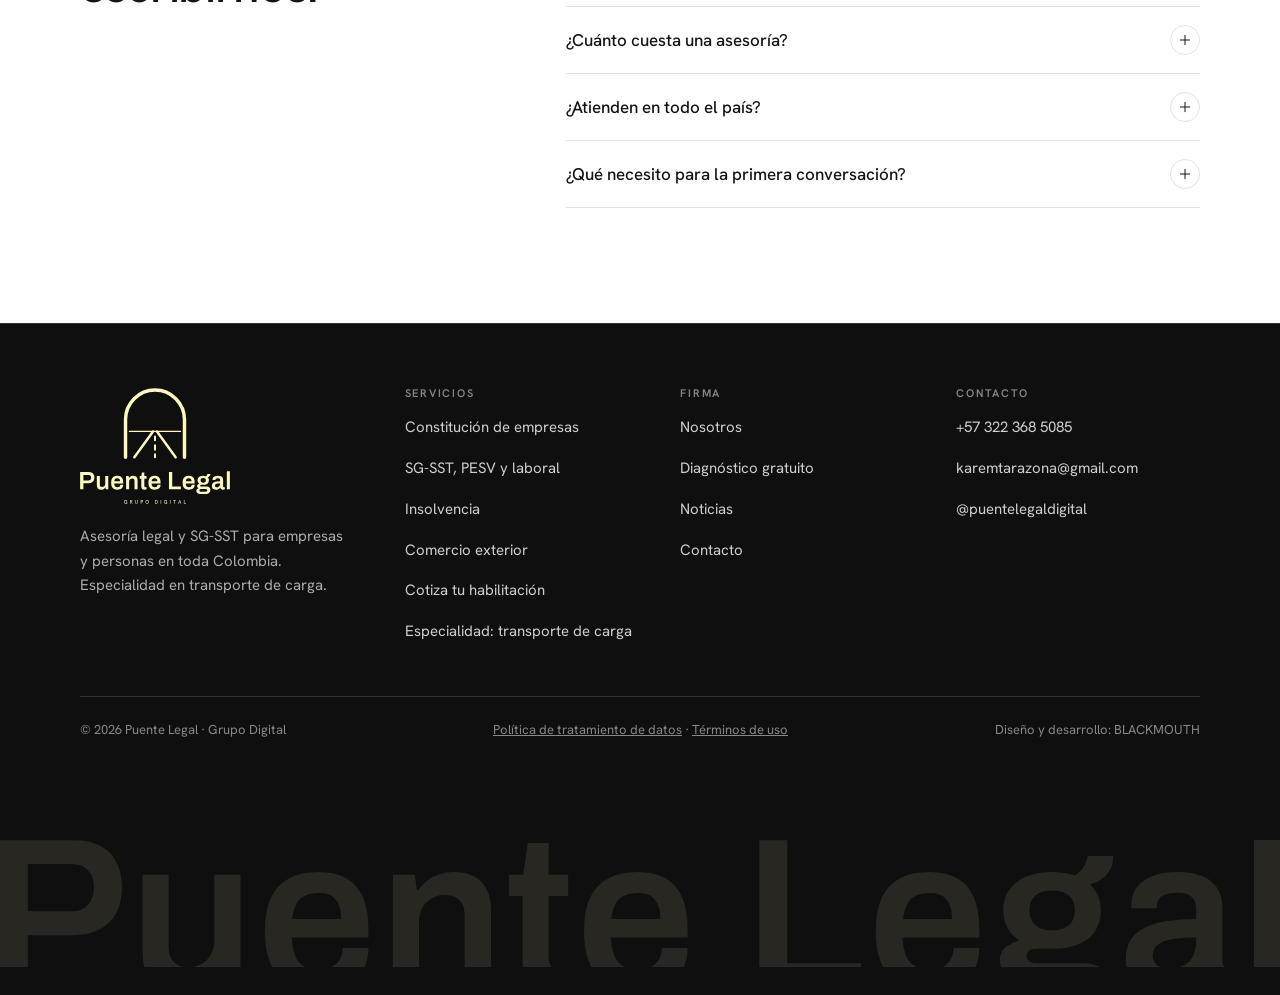
<file: contacto/index.html>
<!doctype html>
<html lang="es-CO">
<head>
<meta charset="utf-8">
<meta name="viewport" content="width=device-width, initial-scale=1, viewport-fit=cover">
<title>Contacto | Puente Legal</title>
<meta name="description" content="Escríbenos por WhatsApp al +57 322 368 5085 o déjanos tus datos. Atención virtual en toda Colombia.">
<link rel="canonical" href="https://www.puentelegal.com.co/contacto/">
<meta name="theme-color" content="#FFFFFF">
<meta property="og:type" content="website">
<meta property="og:locale" content="es_CO">
<meta property="og:site_name" content="Puente Legal">
<meta property="og:title" content="Contacto | Puente Legal">
<meta property="og:description" content="Escríbenos por WhatsApp al +57 322 368 5085 o déjanos tus datos. Atención virtual en toda Colombia.">
<meta property="og:url" content="https://www.puentelegal.com.co/contacto/">
<meta property="og:image" content="https://www.puentelegal.com.co/assets/img/og.jpg">
<meta property="og:image:width" content="1200">
<meta property="og:image:height" content="630">
<meta name="twitter:card" content="summary_large_image">
<link rel="icon" href="../assets/img/favicon.svg" type="image/svg+xml">
<script>document.documentElement.classList.add("js")</script>
<link rel="preconnect" href="https://fonts.googleapis.com">
<link rel="preconnect" href="https://fonts.gstatic.com" crossorigin>
<link rel="stylesheet" href="https://fonts.googleapis.com/css2?family=Hanken+Grotesk:wght@400;500;600;700&display=swap">
<link rel="stylesheet" href="../assets/site.css">
<script type="application/ld+json">
{
 "@context": "https://schema.org",
 "@graph": [
  {
   "@type": "BreadcrumbList",
   "itemListElement": [
    {
     "@type": "ListItem",
     "position": 1,
     "name": "Inicio",
     "item": "https://www.puentelegal.com.co/"
    },
    {
     "@type": "ListItem",
     "position": 2,
     "name": "Contacto"
    }
   ]
  },
  {
   "@type": "FAQPage",
   "mainEntity": [
    {
     "@type": "Question",
     "name": "¿Con qué tipo de empresas trabajan?",
     "acceptedAnswer": {
      "@type": "Answer",
      "text": "Con empresas de cualquier sector y con personas naturales. El transporte de carga es nuestra especialidad, no nuestro límite."
     }
    },
    {
     "@type": "Question",
     "name": "¿Cuánto cuesta una asesoría?",
     "acceptedAnswer": {
      "@type": "Answer",
      "text": "Depende del alcance. Después de la primera conversación te enviamos por escrito qué incluye, en cuánto tiempo y cuánto cuesta, antes de empezar."
     }
    },
    {
     "@type": "Question",
     "name": "¿Atienden en todo el país?",
     "acceptedAnswer": {
      "@type": "Answer",
      "text": "Sí. Trabajamos de forma virtual con empresas y personas de toda Colombia."
     }
    },
    {
     "@type": "Question",
     "name": "¿Qué necesito para la primera conversación?",
     "acceptedAnswer": {
      "@type": "Answer",
      "text": "Solo contarnos tu caso. Si tienes a mano documentos como el certificado de la Cámara de Comercio o los contratos, mejor, pero no es obligatorio."
     }
    }
   ]
  },
  {
   "@type": "ContactPage",
   "name": "Contacto",
   "url": "https://www.puentelegal.com.co/contacto/",
   "about": {
    "@id": "https://www.puentelegal.com.co/#firma"
   }
  }
 ]
}
</script>
</head>
<body>
<a class="skip" href="#main">Saltar al contenido</a>
<header class="site-header">
  <div class="wrap nav">
    <a class="brand" href="../" aria-label="Puente Legal, inicio">
      <img src="../assets/img/camino-lockup-ciruela.svg" alt="Puente Legal · Grupo Digital" width="402" height="148">
    </a>
    <nav aria-label="Principal">
    <ul class="nav-links" id="menu">
      <li><a href="../habilitacion-transporte-de-carga/" class="nav-star">Habilitación</a></li>
      <li><a href="../servicios/">Servicios</a></li>
      <li><a href="../diagnostico/">Diagnóstico</a></li>
      <li><a href="../nosotros/">Nosotros</a></li>
      <li><a href="../noticias/">Noticias</a></li>
      <li><a href="../contacto/" aria-current="page">Contacto</a></li>
      <li class="only-sm"><a class="btn" href="https://wa.me/573223685085" data-wa="Hola, Puente Legal. Quiero una asesoría." data-conv="whatsapp" data-loc="menu"><svg class="i" aria-hidden="true" focusable="false"><use href="#i-whatsapp"/></svg> Escríbenos por WhatsApp</a></li>
    </ul>
    </nav>
    <div class="nav-cta">
      <a class="btn btn-hide-sm" href="https://wa.me/573223685085" data-wa="Hola, Puente Legal. Quiero una asesoría." data-conv="whatsapp" data-loc="header"><svg class="i" aria-hidden="true" focusable="false"><use href="#i-whatsapp"/></svg> Escríbenos</a>
      <button class="menu-btn" type="button" aria-expanded="false" aria-controls="menu" aria-label="Abrir menú">
        <svg width="20" height="20" viewBox="0 0 20 20" aria-hidden="true"><path d="M2 6h16M2 14h16" stroke="currentColor" stroke-width="1.6"/></svg>
      </button>
    </div>
  </div>
  
</header>
<svg width="0" height="0" style="position:absolute" aria-hidden="true" focusable="false">
  <symbol id="iso-sym" viewBox="34 30 132 148">
    <g fill="none" stroke="currentColor" stroke-linecap="round" stroke-linejoin="round">
      <path d="M40 172V96a60 60 0 0 1 120 0v76" stroke-width="12"/><path d="M48 120h104" stroke-width="5"/>
      <path d="M58 172 96 120M142 172 104 120" stroke-width="10"/>
    </g>
  </symbol>
  <symbol id="i-empresa" viewBox="0 0 24 24"><rect x="5" y="3" width="14" height="18" rx="1" pathLength="1"/><path d="M9 7h2M13 7h2M9 11h2M13 11h2M10 21v-4h4v4M3 21h18" pathLength="1"/></symbol>
  <symbol id="i-casco" viewBox="0 0 24 24"><path d="M3 18h18M5 18v-2.5a7 7 0 0 1 14 0V18M10 8.8V6h4v2.8" pathLength="1"/></symbol>
  <symbol id="i-recupera" viewBox="0 0 24 24"><path d="M3 6c3 0 4 10 9 10s6-6 8-8M16 7.5h4v4" pathLength="1"/></symbol>
  <symbol id="i-globo" viewBox="0 0 24 24"><circle cx="12" cy="12" r="9" pathLength="1"/><path d="M3 12h18M12 3a14 14 0 0 1 0 18M12 3a14 14 0 0 0 0 18" pathLength="1"/></symbol>
  <symbol id="i-arco" viewBox="0 0 24 24"><path d="M4 21V11a8 8 0 0 1 16 0v10M8.5 21v-9a3.5 3.5 0 0 1 7 0v9" pathLength="1"/></symbol>
  <symbol id="i-chevron" viewBox="0 0 24 24"><path d="M9 6l6 6-6 6"/></symbol>
  <symbol id="i-flecha" viewBox="0 0 24 24"><path d="M4 12h15M13 6l6 6-6 6"/></symbol>
  <symbol id="i-check" viewBox="0 0 24 24"><path d="M5 12.5l4.5 4.5L19 7.5"/></symbol>
  <symbol id="i-mas" viewBox="0 0 24 24"><path d="M5 12h14"/><path d="M12 5v14"/></symbol>
  <symbol id="i-camion" viewBox="0 0 24 24"><path d="M2.5 6h11v10h-11zM13.5 9.5H18l3.5 3.5V16h-8" pathLength="1"/><circle cx="6.5" cy="17.5" r="1.8" pathLength="1"/><circle cx="17.5" cy="17.5" r="1.8" pathLength="1"/></symbol>
  <symbol id="i-habilitacion" viewBox="0 0 24 24"><path d="M14 3H6v18h12V7zM14 3v4h4" pathLength="1"/><circle cx="12" cy="13.5" r="2.5" pathLength="1"/><path d="M10.6 15.6L10 19l2-1 2 1-.6-3.4" pathLength="1"/></symbol>
  <symbol id="i-lupa" viewBox="0 0 24 24"><circle cx="10.5" cy="10.5" r="6.5" pathLength="1"/><path d="M15.3 15.3L21 21M8 10.5h5" pathLength="1"/></symbol>
  <symbol id="i-saldo" viewBox="0 0 24 24"><path d="M14 3H6v18h12V7zM14 3v4h4" pathLength="1"/><path d="M12 10v7M14 11.2c-.4-.6-1.1-.9-2-.9-1.1 0-2 .6-2 1.4 0 1.9 4 1 4 2.9 0 .8-.9 1.4-2 1.4-.9 0-1.7-.4-2.1-1" pathLength="1"/></symbol>
  <symbol id="i-volante" viewBox="0 0 24 24"><circle cx="12" cy="12" r="9" pathLength="1"/><circle cx="12" cy="12" r="2" pathLength="1"/><path d="M3.5 10.5l6.5 1M20.5 10.5l-6.5 1M12 14v7" pathLength="1"/></symbol>
  <symbol id="i-doc" viewBox="0 0 24 24"><path d="M14 3H6v18h12V7zM14 3v4h4M9 11h6M9 14.5h6M9 18h4" pathLength="1"/></symbol>
  <symbol id="i-escudo" viewBox="0 0 24 24"><path d="M12 3l7 3v5c0 4.5-3 8.3-7 10-4-1.7-7-5.5-7-10V6z" pathLength="1"/><path d="M9 12l2 2 4-4" pathLength="1"/></symbol>
  <symbol id="i-balanza" viewBox="0 0 24 24"><path d="M12 4v16M8 20h8M5 7h14M5 7l-2.5 6a2.5 2.5 0 0 0 5 0zM19 7l-2.5 6a2.5 2.5 0 0 0 5 0z" pathLength="1"/></symbol>
  <symbol id="i-chat" viewBox="0 0 24 24"><path d="M4 5h16v11H9l-5 4z" pathLength="1"/><path d="M8 9.5h8M8 12.5h5" pathLength="1"/></symbol>
  <symbol id="i-telefono" viewBox="0 0 24 24"><path d="M5 3h4l2 5-2.5 1.5a11 11 0 0 0 6 6L16 13l5 2v4a2 2 0 0 1-2 2A16 16 0 0 1 3 5a2 2 0 0 1 2-2Z"/></symbol>
  <symbol id="i-correo" viewBox="0 0 24 24"><path d="M3 6h18v12H3zM3 6l9 7 9-7"/></symbol>
  <symbol id="i-instagram" viewBox="0 0 24 24"><rect x="3" y="3" width="18" height="18" rx="5"/><circle cx="12" cy="12" r="4"/><circle cx="17.5" cy="6.5" r=".6"/></symbol>
  <symbol id="i-whatsapp" viewBox="0 0 24 24"><path fill="currentColor" stroke="none" d="M12 2a10 10 0 0 0-8.6 15.1L2 22l5-1.3A10 10 0 1 0 12 2Zm0 18.2c-1.6 0-3.1-.4-4.4-1.2l-.3-.2-3 .8.8-2.9-.2-.3A8.2 8.2 0 1 1 12 20.2Zm4.5-6.1c-.2-.1-1.5-.7-1.7-.8-.2-.1-.4-.1-.6.1l-.8 1c-.1.2-.3.2-.5.1a6.7 6.7 0 0 1-3.3-2.9c-.2-.4.2-.4.7-1.3.1-.2 0-.3 0-.4l-.8-1.8c-.2-.5-.4-.4-.6-.4h-.5a1 1 0 0 0-.7.3 3 3 0 0 0-.9 2.2 5.2 5.2 0 0 0 1.1 2.7 11.8 11.8 0 0 0 4.5 4c1.7.7 2.3.8 3.2.6.5-.1 1.5-.6 1.7-1.2.2-.6.2-1.1.1-1.2l-.5-.3Z"/></symbol>
</svg>

<main id="main">
<section class="page-hero s-blanco" aria-labelledby="h1">
  <div class="wrap ah-grid">
    <div>
      <ol class="crumbs"><li><a href="../">Inicio</a></li><li aria-current="page">Contacto</li></ol>
      <p class="eyebrow">Contacto</p>
      <h1 id="h1" class="h1-page" data-split="words">Cuéntanos tu caso.</h1>
      <p class="lead muted" style="margin-top:16px">Te respondemos el mismo día hábil. Atención virtual en toda Colombia.</p>
    </div>
    <div class="ah-art">
      <p class="f-inc">Qué pasa cuando nos escribes</p>
      <div class="pb pb-hero" data-draw="time">
  <div class="pb-art"><svg class="pb-svg" viewBox="0 0 1200 172" preserveAspectRatio="none" aria-hidden="true" focusable="false"><path class="pb-abut" d="M0 170V120M1200 170V120" pathLength="1" data-seg="0.000,0.060"/><path class="pb-deck" d="M0.0 120H400.0" pathLength="1" data-seg="0.000,0.167"/><path class="pb-arch" d="M0.0 120C133.3 44 266.7 44 400.0 120" pathLength="1" data-seg="0.067,0.317"/><path class="pb-hang" d="M100.0 77.3V120M200.0 63V120M300.0 77.3V120" pathLength="1" data-seg="0.183,0.333"/><path class="pb-deck" d="M400.0 120H800.0" pathLength="1" data-seg="0.333,0.500"/><path class="pb-pier" d="M400.0 170V120" pathLength="1" data-seg="0.267,0.417"/><path class="pb-arch" d="M400.0 120C533.3 44 666.7 44 800.0 120" pathLength="1" data-seg="0.400,0.650"/><path class="pb-hang" d="M500.0 77.3V120M600.0 63V120M700.0 77.3V120" pathLength="1" data-seg="0.517,0.667"/><path class="pb-deck" d="M800.0 120H1200.0" pathLength="1" data-seg="0.667,0.833"/><path class="pb-pier" d="M800.0 170V120" pathLength="1" data-seg="0.600,0.750"/><path class="pb-arch" d="M800.0 120C933.3 44 1066.7 44 1200.0 120" pathLength="1" data-seg="0.733,0.983"/><path class="pb-hang" d="M900.0 77.3V120M1000.0 63V120M1100.0 77.3V120" pathLength="1" data-seg="0.850,1.000"/></svg></div>
  <ol class="pb-steps" style="--n:3"><li data-on="0.250"><b>01</b>Nos cuentas tu caso</li><li data-on="0.583"><b>02</b>Te contactamos</li><li data-on="0.917"><b>03</b>Propuesta por escrito</li></ol>
</div>
    </div>
  </div>
</section>

<section id="contacto" class="band s-negro" aria-label="Canales y formulario">
  <div class="wrap contact-grid">
    <div>
      <h2 class="h3">Escoge el canal que prefieras.</h2>
      <ul class="channels">
        <li><svg class="i" aria-hidden="true" focusable="false"><use href="#i-whatsapp"/></svg><a href="https://wa.me/573223685085" data-wa="Hola, Puente Legal. Quiero una asesoría." data-conv="whatsapp" data-loc="contacto"><small>WhatsApp</small><strong>+57 322 368 5085</strong></a><a class="alt" href="tel:+573223685085" data-conv="llamada" data-loc="contacto">o llámanos</a></li>
        <li><svg class="i" aria-hidden="true" focusable="false"><use href="#i-correo"/></svg><a href="mailto:karemtarazona@gmail.com" data-conv="email" data-loc="contacto"><small>Correo</small><strong>karemtarazona@gmail.com</strong></a><span></span></li>
        <li><svg class="i" aria-hidden="true" focusable="false"><use href="#i-instagram"/></svg><a href="https://www.instagram.com/puentelegaldigital/" target="_blank" rel="noopener"><small>Instagram</small><strong>@puentelegaldigital</strong></a><span></span></li>
      </ul>
    </div>
    <form class="lead" id="form-contacto" data-demo novalidate>
      <div class="field"><label for="f-nombre">Nombre</label><input id="f-nombre" name="nombre" autocomplete="name" enterkeyhint="next" required></div>
      <div class="field"><label for="f-tel">WhatsApp o teléfono</label><input id="f-tel" name="telefono" type="tel" autocomplete="tel" inputmode="tel" enterkeyhint="next" required></div>
      <div class="field"><label for="f-mail">Correo <small>(opcional)</small></label><input id="f-mail" name="correo" type="email" autocomplete="email" enterkeyhint="next"></div>
      <div class="field"><label for="f-area">¿Con qué te ayudamos?</label><select id="f-area" name="area" required><option value="">Elige un área</option><option>Habilitación de transporte de carga</option><option>Constitución o estatutos</option><option>SG-SST o PESV</option><option>Laboral: contratos, reglamento o descargos</option><option>Insolvencia o deudas</option><option>Cobro de saldos de manifiesto o standby</option><option>Comercio exterior o aduanas</option><option>No sé, quiero orientación</option></select></div>
      <div class="field full"><label for="f-sector">Sector <small>(opcional)</small></label>
        <select id="f-sector" name="sector"><option value="" selected>Elige tu sector</option><option>Transporte de carga terrestre</option><option>Transporte marítimo o logística</option><option>Comercio</option><option>Industria o construcción</option><option>Servicios</option><option>Soy persona natural</option><option>Otro</option></select></div>
      <div class="field full"><label for="f-msg">Cuéntanos tu caso</label><textarea id="f-msg" name="mensaje" enterkeyhint="send" placeholder="Ej.: tengo una SAS y quiero habilitarla para transportar carga."></textarea></div>
      <label class="consent" for="f-ok"><input type="checkbox" id="f-ok" required><span>Autorizo a Puente Legal a tratar mis datos para responder esta solicitud, según su <a href="#">política de tratamiento de datos</a> (Ley 1581 de 2012).</span></label>
      <button class="btn" type="submit">Enviar mi consulta</button>
      <p class="form-ok" role="status" tabindex="-1" hidden>Recibimos tu consulta. Te respondemos el mismo día hábil por WhatsApp o correo. (Modo demostración: el formulario todavía no envía datos.)</p>
    </form>
  </div>
</section>

<section class="band s-blanco" aria-labelledby="fq-t">
  <div class="wrap faq-grid">
    <div>
      <p class="eyebrow">Preguntas frecuentes</p>
      <h2 id="fq-t" class="h2" data-split="words" style="margin-top:16px">Antes de escribirnos.</h2>
    </div>
    <div class="faq">
      <details open><summary>¿Con qué tipo de empresas trabajan?<span class="pm" aria-hidden="true"><svg class="i" viewBox="0 0 24 24" focusable="false"><path d="M5 12h14"/><path class="v" d="M12 5v14"/></svg></span></summary><p>Con empresas de cualquier sector y con personas naturales. El transporte de carga es nuestra especialidad, no nuestro límite.</p></details>
      <details><summary>¿Cuánto cuesta una asesoría?<span class="pm" aria-hidden="true"><svg class="i" viewBox="0 0 24 24" focusable="false"><path d="M5 12h14"/><path class="v" d="M12 5v14"/></svg></span></summary><p>Depende del alcance. Después de la primera conversación te enviamos por escrito qué incluye, en cuánto tiempo y cuánto cuesta, antes de empezar.</p></details>
      <details><summary>¿Atienden en todo el país?<span class="pm" aria-hidden="true"><svg class="i" viewBox="0 0 24 24" focusable="false"><path d="M5 12h14"/><path class="v" d="M12 5v14"/></svg></span></summary><p>Sí. Trabajamos de forma virtual con empresas y personas de toda Colombia.</p></details>
      <details><summary>¿Qué necesito para la primera conversación?<span class="pm" aria-hidden="true"><svg class="i" viewBox="0 0 24 24" focusable="false"><path d="M5 12h14"/><path class="v" d="M12 5v14"/></svg></span></summary><p>Solo contarnos tu caso. Si tienes a mano documentos como el certificado de la Cámara de Comercio o los contratos, mejor, pero no es obligatorio.</p></details>
    </div>
  </div>
</section>
</main>

<footer class="site-footer s-negro">
  <div class="wrap">
    <div class="foot-grid">
      <div>
        <img src="../assets/img/camino-full-crema.svg" alt="Puente Legal · Grupo Digital" width="442" height="341" loading="lazy">
        <p class="muted" style="margin-top:20px;font-size:var(--t-sm);max-width:34ch">Asesoría legal y SG-SST para empresas y personas en toda Colombia. Especialidad en transporte de carga.</p>
      </div>
      <nav aria-label="Servicios">
        <h2>Servicios</h2>
        <ul>
          <li><a href="../servicios/constitucion-de-empresas/">Constitución de empresas</a></li>
          <li><a href="../servicios/sst-pesv-laboral/">SG-SST, PESV y laboral</a></li>
          <li><a href="../servicios/insolvencia/">Insolvencia</a></li>
          <li><a href="../servicios/comercio-exterior/">Comercio exterior</a></li>
          <li><a href="../habilitacion-transporte-de-carga/">Cotiza tu habilitación</a></li>
          <li><a href="../transporte-de-carga/">Especialidad: transporte de carga</a></li>
        </ul>
      </nav>
      <nav aria-label="Firma">
        <h2>Firma</h2>
        <ul>
          <li><a href="../nosotros/">Nosotros</a></li>
          <li><a href="../diagnostico/">Diagnóstico gratuito</a></li>
          <li><a href="../noticias/">Noticias</a></li>
          <li><a href="../contacto/">Contacto</a></li>
        </ul>
      </nav>
      <div>
        <h2>Contacto</h2>
        <ul>
          <li><a href="tel:+573223685085">+57 322 368 5085</a></li>
          <li><a href="mailto:karemtarazona@gmail.com">karemtarazona@gmail.com</a></li>
          <li><a href="https://www.instagram.com/puentelegaldigital/" target="_blank" rel="noopener">@puentelegaldigital</a></li>
        </ul>
      </div>
    </div>
    <div class="foot-legal">
      <span>© <span data-year>2026</span> Puente Legal · Grupo Digital</span>
      <span><a href="#">Política de tratamiento de datos</a> · <a href="#">Términos de uso</a></span>
      <span>Diseño y desarrollo: BLACKMOUTH</span>
    </div>
  </div>
  <div class="foot-mark" data-draw="through" aria-hidden="true"><img src="../assets/img/camino-wordmark-crema.svg" alt="" width="1194" height="174" loading="lazy" data-ty="0:60;.42:0"></div>
</footer>

<a class="wa-float" href="https://wa.me/573223685085" data-wa="Hola, Puente Legal. Quiero una asesoría." data-conv="whatsapp" data-loc="flotante" aria-label="Escríbenos por WhatsApp"><svg class="" aria-hidden="true" focusable="false"><use href="#i-whatsapp"/></svg></a>

<script src="../assets/site.js" defer></script>
</body>
</html>
</file>
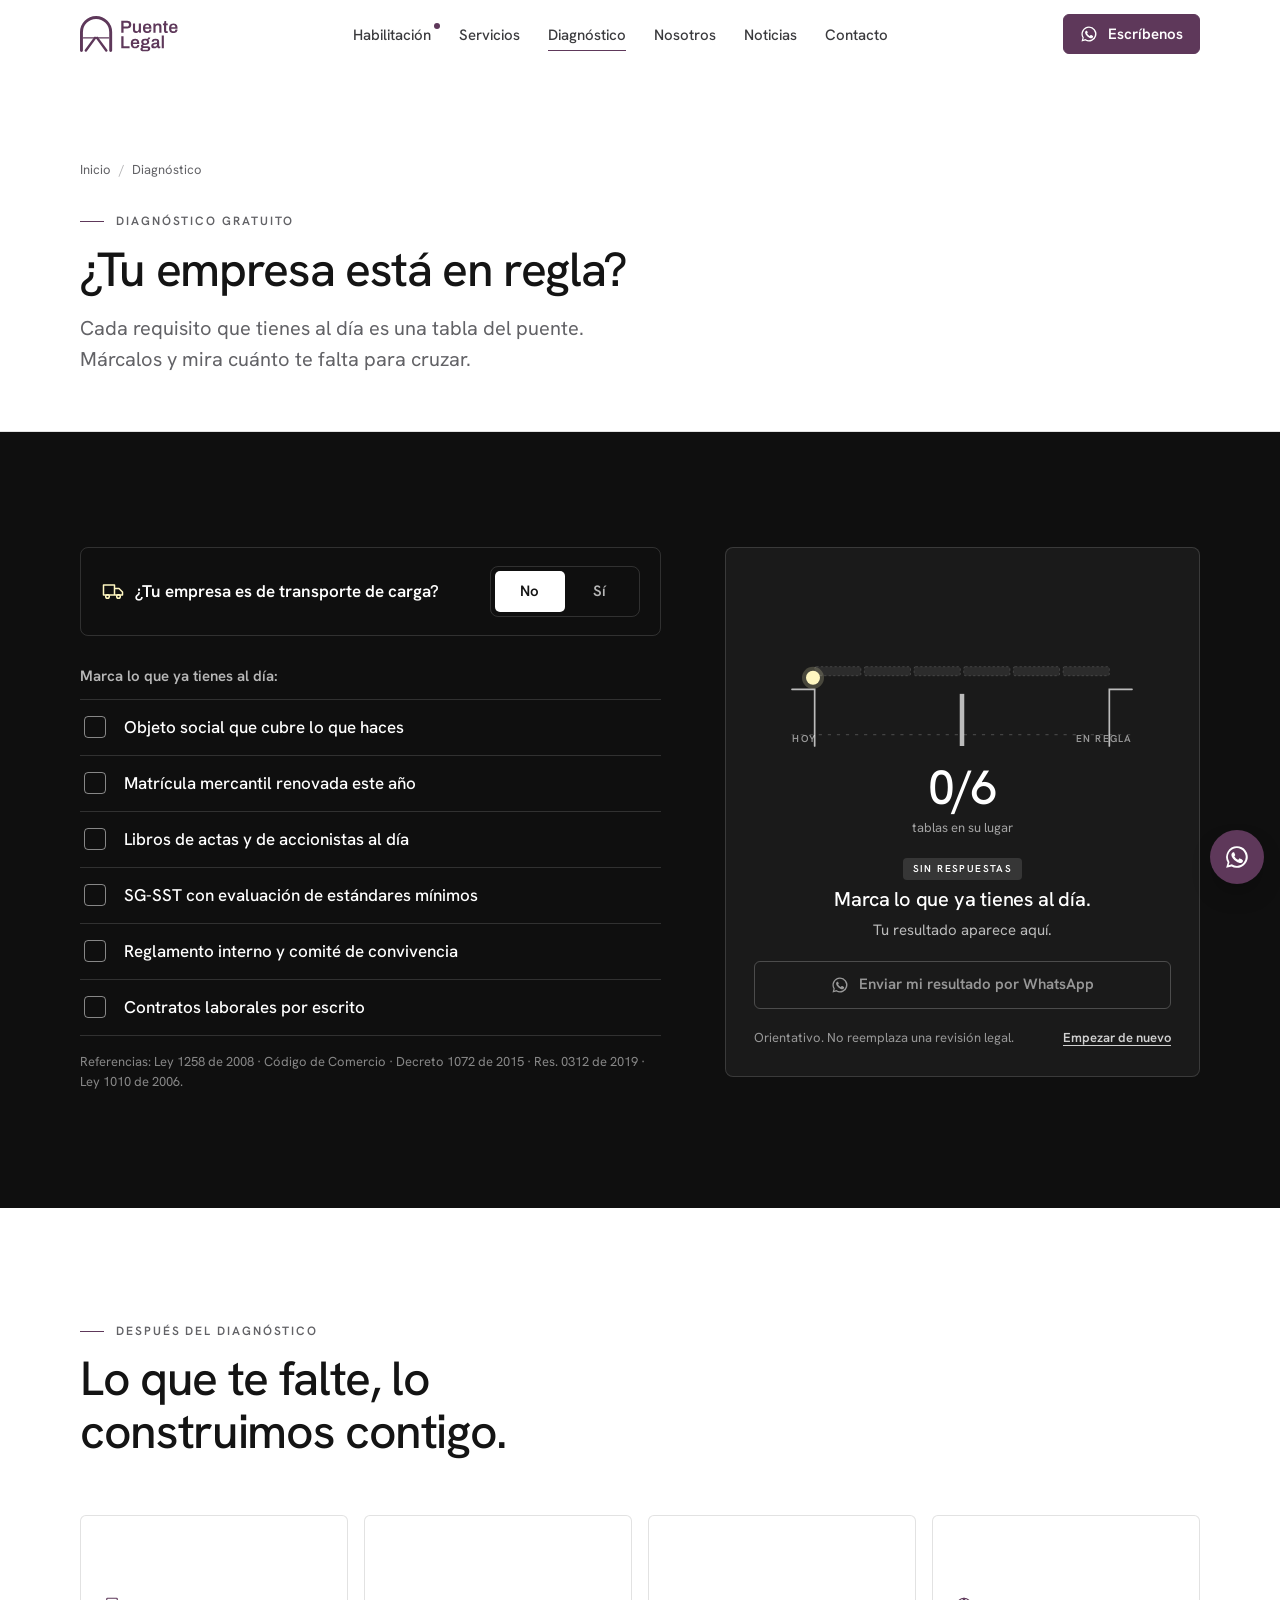
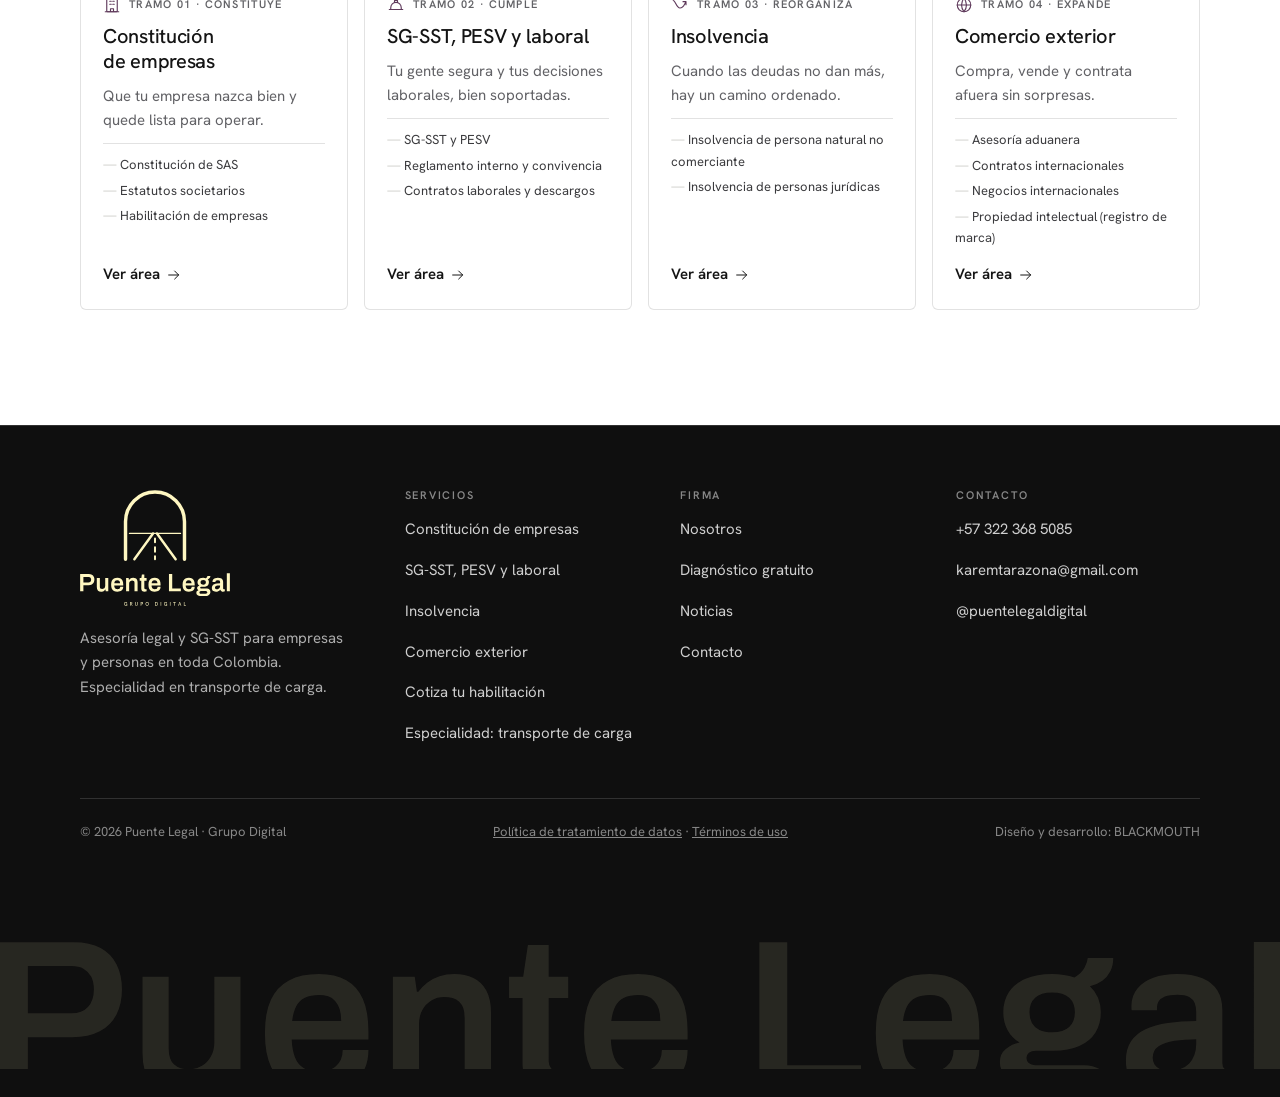
<file: diagnostico/index.html>
<!doctype html>
<html lang="es-CO">
<head>
<meta charset="utf-8">
<meta name="viewport" content="width=device-width, initial-scale=1, viewport-fit=cover">
<title>Diagnóstico legal gratuito para tu empresa | Puente Legal</title>
<meta name="description" content="Revisa en un minuto si tu empresa cumple lo básico: sociedad, libros, SG-SST, reglamento y contratos. Con ruta especial para transporte de carga.">
<link rel="canonical" href="https://www.puentelegal.com.co/diagnostico/">
<meta name="theme-color" content="#FFFFFF">
<meta property="og:type" content="website">
<meta property="og:locale" content="es_CO">
<meta property="og:site_name" content="Puente Legal">
<meta property="og:title" content="Diagnóstico legal gratuito para tu empresa | Puente Legal">
<meta property="og:description" content="Revisa en un minuto si tu empresa cumple lo básico: sociedad, libros, SG-SST, reglamento y contratos. Con ruta especial para transporte de carga.">
<meta property="og:url" content="https://www.puentelegal.com.co/diagnostico/">
<meta property="og:image" content="https://www.puentelegal.com.co/assets/img/og.jpg">
<meta property="og:image:width" content="1200">
<meta property="og:image:height" content="630">
<meta name="twitter:card" content="summary_large_image">
<link rel="icon" href="../assets/img/favicon.svg" type="image/svg+xml">
<script>document.documentElement.classList.add("js")</script>
<link rel="preconnect" href="https://fonts.googleapis.com">
<link rel="preconnect" href="https://fonts.gstatic.com" crossorigin>
<link rel="stylesheet" href="https://fonts.googleapis.com/css2?family=Hanken+Grotesk:wght@400;500;600;700&display=swap">
<link rel="stylesheet" href="../assets/site.css">
<script type="application/ld+json">
{
 "@context": "https://schema.org",
 "@graph": [
  {
   "@type": "BreadcrumbList",
   "itemListElement": [
    {
     "@type": "ListItem",
     "position": 1,
     "name": "Inicio",
     "item": "https://www.puentelegal.com.co/"
    },
    {
     "@type": "ListItem",
     "position": 2,
     "name": "Diagnóstico"
    }
   ]
  },
  {
   "@type": "WebPage",
   "name": "Diagnóstico legal gratuito",
   "url": "https://www.puentelegal.com.co/diagnostico/",
   "isPartOf": {
    "@id": "https://www.puentelegal.com.co/#web"
   }
  }
 ]
}
</script>
</head>
<body>
<a class="skip" href="#main">Saltar al contenido</a>
<header class="site-header">
  <div class="wrap nav">
    <a class="brand" href="../" aria-label="Puente Legal, inicio">
      <img src="../assets/img/camino-lockup-ciruela.svg" alt="Puente Legal · Grupo Digital" width="402" height="148">
    </a>
    <nav aria-label="Principal">
    <ul class="nav-links" id="menu">
      <li><a href="../habilitacion-transporte-de-carga/" class="nav-star">Habilitación</a></li>
      <li><a href="../servicios/">Servicios</a></li>
      <li><a href="../diagnostico/" aria-current="page">Diagnóstico</a></li>
      <li><a href="../nosotros/">Nosotros</a></li>
      <li><a href="../noticias/">Noticias</a></li>
      <li><a href="../contacto/">Contacto</a></li>
      <li class="only-sm"><a class="btn" href="https://wa.me/573223685085" data-wa="Hola, Puente Legal. Quiero una asesoría." data-conv="whatsapp" data-loc="menu"><svg class="i" aria-hidden="true" focusable="false"><use href="#i-whatsapp"/></svg> Escríbenos por WhatsApp</a></li>
    </ul>
    </nav>
    <div class="nav-cta">
      <a class="btn btn-hide-sm" href="https://wa.me/573223685085" data-wa="Hola, Puente Legal. Quiero una asesoría." data-conv="whatsapp" data-loc="header"><svg class="i" aria-hidden="true" focusable="false"><use href="#i-whatsapp"/></svg> Escríbenos</a>
      <button class="menu-btn" type="button" aria-expanded="false" aria-controls="menu" aria-label="Abrir menú">
        <svg width="20" height="20" viewBox="0 0 20 20" aria-hidden="true"><path d="M2 6h16M2 14h16" stroke="currentColor" stroke-width="1.6"/></svg>
      </button>
    </div>
  </div>
  
</header>
<svg width="0" height="0" style="position:absolute" aria-hidden="true" focusable="false">
  <symbol id="iso-sym" viewBox="34 30 132 148">
    <g fill="none" stroke="currentColor" stroke-linecap="round" stroke-linejoin="round">
      <path d="M40 172V96a60 60 0 0 1 120 0v76" stroke-width="12"/><path d="M48 120h104" stroke-width="5"/>
      <path d="M58 172 96 120M142 172 104 120" stroke-width="10"/>
    </g>
  </symbol>
  <symbol id="i-empresa" viewBox="0 0 24 24"><rect x="5" y="3" width="14" height="18" rx="1" pathLength="1"/><path d="M9 7h2M13 7h2M9 11h2M13 11h2M10 21v-4h4v4M3 21h18" pathLength="1"/></symbol>
  <symbol id="i-casco" viewBox="0 0 24 24"><path d="M3 18h18M5 18v-2.5a7 7 0 0 1 14 0V18M10 8.8V6h4v2.8" pathLength="1"/></symbol>
  <symbol id="i-recupera" viewBox="0 0 24 24"><path d="M3 6c3 0 4 10 9 10s6-6 8-8M16 7.5h4v4" pathLength="1"/></symbol>
  <symbol id="i-globo" viewBox="0 0 24 24"><circle cx="12" cy="12" r="9" pathLength="1"/><path d="M3 12h18M12 3a14 14 0 0 1 0 18M12 3a14 14 0 0 0 0 18" pathLength="1"/></symbol>
  <symbol id="i-arco" viewBox="0 0 24 24"><path d="M4 21V11a8 8 0 0 1 16 0v10M8.5 21v-9a3.5 3.5 0 0 1 7 0v9" pathLength="1"/></symbol>
  <symbol id="i-chevron" viewBox="0 0 24 24"><path d="M9 6l6 6-6 6"/></symbol>
  <symbol id="i-flecha" viewBox="0 0 24 24"><path d="M4 12h15M13 6l6 6-6 6"/></symbol>
  <symbol id="i-check" viewBox="0 0 24 24"><path d="M5 12.5l4.5 4.5L19 7.5"/></symbol>
  <symbol id="i-mas" viewBox="0 0 24 24"><path d="M5 12h14"/><path d="M12 5v14"/></symbol>
  <symbol id="i-camion" viewBox="0 0 24 24"><path d="M2.5 6h11v10h-11zM13.5 9.5H18l3.5 3.5V16h-8" pathLength="1"/><circle cx="6.5" cy="17.5" r="1.8" pathLength="1"/><circle cx="17.5" cy="17.5" r="1.8" pathLength="1"/></symbol>
  <symbol id="i-habilitacion" viewBox="0 0 24 24"><path d="M14 3H6v18h12V7zM14 3v4h4" pathLength="1"/><circle cx="12" cy="13.5" r="2.5" pathLength="1"/><path d="M10.6 15.6L10 19l2-1 2 1-.6-3.4" pathLength="1"/></symbol>
  <symbol id="i-lupa" viewBox="0 0 24 24"><circle cx="10.5" cy="10.5" r="6.5" pathLength="1"/><path d="M15.3 15.3L21 21M8 10.5h5" pathLength="1"/></symbol>
  <symbol id="i-saldo" viewBox="0 0 24 24"><path d="M14 3H6v18h12V7zM14 3v4h4" pathLength="1"/><path d="M12 10v7M14 11.2c-.4-.6-1.1-.9-2-.9-1.1 0-2 .6-2 1.4 0 1.9 4 1 4 2.9 0 .8-.9 1.4-2 1.4-.9 0-1.7-.4-2.1-1" pathLength="1"/></symbol>
  <symbol id="i-volante" viewBox="0 0 24 24"><circle cx="12" cy="12" r="9" pathLength="1"/><circle cx="12" cy="12" r="2" pathLength="1"/><path d="M3.5 10.5l6.5 1M20.5 10.5l-6.5 1M12 14v7" pathLength="1"/></symbol>
  <symbol id="i-doc" viewBox="0 0 24 24"><path d="M14 3H6v18h12V7zM14 3v4h4M9 11h6M9 14.5h6M9 18h4" pathLength="1"/></symbol>
  <symbol id="i-escudo" viewBox="0 0 24 24"><path d="M12 3l7 3v5c0 4.5-3 8.3-7 10-4-1.7-7-5.5-7-10V6z" pathLength="1"/><path d="M9 12l2 2 4-4" pathLength="1"/></symbol>
  <symbol id="i-balanza" viewBox="0 0 24 24"><path d="M12 4v16M8 20h8M5 7h14M5 7l-2.5 6a2.5 2.5 0 0 0 5 0zM19 7l-2.5 6a2.5 2.5 0 0 0 5 0z" pathLength="1"/></symbol>
  <symbol id="i-chat" viewBox="0 0 24 24"><path d="M4 5h16v11H9l-5 4z" pathLength="1"/><path d="M8 9.5h8M8 12.5h5" pathLength="1"/></symbol>
  <symbol id="i-telefono" viewBox="0 0 24 24"><path d="M5 3h4l2 5-2.5 1.5a11 11 0 0 0 6 6L16 13l5 2v4a2 2 0 0 1-2 2A16 16 0 0 1 3 5a2 2 0 0 1 2-2Z"/></symbol>
  <symbol id="i-correo" viewBox="0 0 24 24"><path d="M3 6h18v12H3zM3 6l9 7 9-7"/></symbol>
  <symbol id="i-instagram" viewBox="0 0 24 24"><rect x="3" y="3" width="18" height="18" rx="5"/><circle cx="12" cy="12" r="4"/><circle cx="17.5" cy="6.5" r=".6"/></symbol>
  <symbol id="i-whatsapp" viewBox="0 0 24 24"><path fill="currentColor" stroke="none" d="M12 2a10 10 0 0 0-8.6 15.1L2 22l5-1.3A10 10 0 1 0 12 2Zm0 18.2c-1.6 0-3.1-.4-4.4-1.2l-.3-.2-3 .8.8-2.9-.2-.3A8.2 8.2 0 1 1 12 20.2Zm4.5-6.1c-.2-.1-1.5-.7-1.7-.8-.2-.1-.4-.1-.6.1l-.8 1c-.1.2-.3.2-.5.1a6.7 6.7 0 0 1-3.3-2.9c-.2-.4.2-.4.7-1.3.1-.2 0-.3 0-.4l-.8-1.8c-.2-.5-.4-.4-.6-.4h-.5a1 1 0 0 0-.7.3 3 3 0 0 0-.9 2.2 5.2 5.2 0 0 0 1.1 2.7 11.8 11.8 0 0 0 4.5 4c1.7.7 2.3.8 3.2.6.5-.1 1.5-.6 1.7-1.2.2-.6.2-1.1.1-1.2l-.5-.3Z"/></symbol>
</svg>

<main id="main">
<section class="page-hero s-blanco" aria-labelledby="h1">
  <div class="wrap">
    <ol class="crumbs"><li><a href="../">Inicio</a></li><li aria-current="page">Diagnóstico</li></ol>
    <p class="eyebrow">Diagnóstico gratuito</p>
    <h1 id="h1" class="h1-page" data-split="words">¿Tu empresa está en regla?</h1>
    <p class="lead muted" style="margin-top:16px">Cada requisito que tienes al día es una tabla del puente. Márcalos y mira cuánto te falta para cruzar.</p>
  </div>
</section>

<section id="diagnostico" class="band s-negro" aria-label="Diagnóstico">
  <div class="wrap">
    <div class="diag-grid">
      <div>
        <div class="diag-sector">
          <p id="sec-q"><svg class="i" aria-hidden="true" focusable="false"><use href="#i-camion"/></svg>¿Tu empresa es de transporte de carga?</p>
          <div class="switch" role="group" aria-labelledby="sec-q">
            <button type="button" aria-pressed="true" data-set-sector="otro">No</button>
            <button type="button" aria-pressed="false" data-set-sector="transporte">Sí</button>
          </div>
        </div>
        <div class="diag-bar" aria-hidden="true"><b>0/6</b><span class="db-t">Sin respuestas</span><a href="#diag-result" tabindex="-1">Ver el puente ↓</a><i></i></div>
        <fieldset class="diag-set">
          <legend>Marca lo que ya tienes al día:</legend>
          <ul class="check-list">
            <li><label for="d1"><input type="checkbox" id="d1" data-label="Objeto social acorde con la operación"><span class="box"><svg viewBox="0 0 24 24" aria-hidden="true"><path d="M5 12.5l4.5 4.5L19 7.5"/></svg></span><span class="ci-t">Objeto social que cubre lo que haces</span></label></li>
            <li><label for="d2"><input type="checkbox" id="d2" data-label="Matrícula mercantil renovada"><span class="box"><svg viewBox="0 0 24 24" aria-hidden="true"><path d="M5 12.5l4.5 4.5L19 7.5"/></svg></span><span class="ci-t">Matrícula mercantil renovada este año</span></label></li>
            <li><label for="d3"><input type="checkbox" id="d3" data-label="Libros de actas al día"><span class="box"><svg viewBox="0 0 24 24" aria-hidden="true"><path d="M5 12.5l4.5 4.5L19 7.5"/></svg></span><span class="ci-t">Libros de actas y de accionistas al día</span></label></li>
            <li><label for="d4"><input type="checkbox" id="d4" data-label="SG-SST con estándares mínimos"><span class="box"><svg viewBox="0 0 24 24" aria-hidden="true"><path d="M5 12.5l4.5 4.5L19 7.5"/></svg></span><span class="ci-t">SG-SST con evaluación de estándares mínimos</span></label></li>
            <li><label for="d5"><input type="checkbox" id="d5" data-label="Reglamento interno y comité de convivencia"><span class="box"><svg viewBox="0 0 24 24" aria-hidden="true"><path d="M5 12.5l4.5 4.5L19 7.5"/></svg></span><span class="ci-t">Reglamento interno y comité de convivencia</span></label></li>
            <li><label for="d6"><input type="checkbox" id="d6" data-label="Contratos laborales por escrito"><span class="box"><svg viewBox="0 0 24 24" aria-hidden="true"><path d="M5 12.5l4.5 4.5L19 7.5"/></svg></span><span class="ci-t">Contratos laborales por escrito</span></label></li>
          </ul>
          <p class="diag-refs">Referencias: Ley 1258 de 2008 · Código de Comercio · Decreto 1072 de 2015 · Res. 0312 de 2019 · Ley 1010 de 2006.</p>
        </fieldset>
        <fieldset class="diag-set diag-tr" hidden>
          <legend><svg class="i i-sm" aria-hidden="true" focusable="false"><use href="#i-camion"/></svg> Si transportas carga:</legend>
          <ul class="check-list">
            <li style="--i:0"><label for="t1"><input type="checkbox" id="t1" data-label="Habilitación y pólizas vigentes"><span class="box"><svg viewBox="0 0 24 24" aria-hidden="true"><path d="M5 12.5l4.5 4.5L19 7.5"/></svg></span><span class="ci-t">Habilitación vigente, con pólizas al día</span></label></li>
            <li style="--i:1"><label for="t2"><input type="checkbox" id="t2" data-label="PESV implementado"><span class="box"><svg viewBox="0 0 24 24" aria-hidden="true"><path d="M5 12.5l4.5 4.5L19 7.5"/></svg></span><span class="ci-t">PESV implementado según tu nivel</span></label></li>
            <li style="--i:2"><label for="t3"><input type="checkbox" id="t3" data-label="SARLAFT implementado"><span class="box"><svg viewBox="0 0 24 24" aria-hidden="true"><path d="M5 12.5l4.5 4.5L19 7.5"/></svg></span><span class="ci-t"><abbr title="Sistema de autocontrol y gestión del riesgo de lavado de activos y financiación del terrorismo">SARLAFT</abbr> implementado</span></label></li>
            <li style="--i:3"><label for="t4"><input type="checkbox" id="t4" data-label="Manifiesto y RNDC"><span class="box"><svg viewBox="0 0 24 24" aria-hidden="true"><path d="M5 12.5l4.5 4.5L19 7.5"/></svg></span><span class="ci-t">Manifiesto electrónico y reporte al <abbr title="Registro Nacional de Despachos de Carga">RNDC</abbr></span></label></li>
          </ul>
          <p class="diag-refs">Transporte: Decreto 1079 de 2015 · Ley 1503 de 2011 · Res. 40595 de 2022.</p>
        </fieldset>
      </div>
      <div class="gauge-card" id="diag-result">
        <div class="dbridge" aria-hidden="true"></div>
        <div class="gauge-num"><b>0/6</b><span>tablas en su lugar</span></div>
        <div class="verdict">
          <span class="pill" data-level="neutro">Sin respuestas</span>
          <strong>Marca lo que ya tienes al día.</strong>
          <p>Tu resultado aparece aquí.</p>
        </div>
        <a class="btn" id="diag-wa" href="https://wa.me/573223685085" data-conv="whatsapp_diagnostico" data-loc="diagnostico"><svg class="i" aria-hidden="true" focusable="false"><use href="#i-whatsapp"/></svg> Enviar mi resultado por WhatsApp</a>
        <div class="diag-foot"><span>Orientativo. No reemplaza una revisión legal.</span><button class="diag-reset" type="button">Empezar de nuevo</button></div>
        <p id="diag-status" class="sr-only" aria-live="polite"></p>
      </div>
    </div>
  </div>
</section>

<section class="band s-blanco" aria-labelledby="ds-t">
  <div class="wrap">
    <div class="sec-head">
      <p class="eyebrow">Después del diagnóstico</p>
      <h2 id="ds-t" class="h2" data-split="words">Lo que te falte, lo construimos contigo.</h2>
    </div>
    <div class="acards" data-draw="view"><a class="acard" href="../servicios/constitucion-de-empresas/">
      <svg class="acard-arch" viewBox="0 0 160 52" aria-hidden="true" focusable="false"><path d="M0 48H160" pathLength="1" data-seg="0.00,0.25"/><path d="M0 48C53 2 107 2 160 48" pathLength="1" data-seg="0.10,0.42"/></svg>
      <span class="acard-k"><svg class="i" aria-hidden="true" focusable="false"><use href="#i-empresa"/></svg> Tramo 01 · Constituye</span>
      <h3>Constitución de empresas</h3>
      <p>Que tu empresa nazca bien y quede lista para operar.</p>
      <ul><li>Constitución de SAS</li><li>Estatutos societarios</li><li>Habilitación de empresas</li></ul>
      <span class="acard-go">Ver área <svg class="i i-flecha" aria-hidden="true" focusable="false"><use href="#i-flecha"/></svg></span>
    </a><a class="acard" href="../servicios/sst-pesv-laboral/">
      <svg class="acard-arch" viewBox="0 0 160 52" aria-hidden="true" focusable="false"><path d="M0 48H160" pathLength="1" data-seg="0.14,0.39"/><path d="M0 48C53 2 107 2 160 48" pathLength="1" data-seg="0.24,0.56"/></svg>
      <span class="acard-k"><svg class="i" aria-hidden="true" focusable="false"><use href="#i-casco"/></svg> Tramo 02 · Cumple</span>
      <h3>SG-SST, PESV y laboral</h3>
      <p>Tu gente segura y tus decisiones laborales, bien soportadas.</p>
      <ul><li>SG-SST y PESV</li><li>Reglamento interno y convivencia</li><li>Contratos laborales y descargos</li></ul>
      <span class="acard-go">Ver área <svg class="i i-flecha" aria-hidden="true" focusable="false"><use href="#i-flecha"/></svg></span>
    </a><a class="acard" href="../servicios/insolvencia/">
      <svg class="acard-arch" viewBox="0 0 160 52" aria-hidden="true" focusable="false"><path d="M0 48H160" pathLength="1" data-seg="0.28,0.53"/><path d="M0 48C53 2 107 2 160 48" pathLength="1" data-seg="0.38,0.70"/></svg>
      <span class="acard-k"><svg class="i" aria-hidden="true" focusable="false"><use href="#i-recupera"/></svg> Tramo 03 · Reorganiza</span>
      <h3>Insolvencia</h3>
      <p>Cuando las deudas no dan más, hay un camino ordenado.</p>
      <ul><li>Insolvencia de persona natural no comerciante</li><li>Insolvencia de personas jurídicas</li></ul>
      <span class="acard-go">Ver área <svg class="i i-flecha" aria-hidden="true" focusable="false"><use href="#i-flecha"/></svg></span>
    </a><a class="acard" href="../servicios/comercio-exterior/">
      <svg class="acard-arch" viewBox="0 0 160 52" aria-hidden="true" focusable="false"><path d="M0 48H160" pathLength="1" data-seg="0.42,0.67"/><path d="M0 48C53 2 107 2 160 48" pathLength="1" data-seg="0.52,0.84"/></svg>
      <span class="acard-k"><svg class="i" aria-hidden="true" focusable="false"><use href="#i-globo"/></svg> Tramo 04 · Expande</span>
      <h3>Comercio exterior</h3>
      <p>Compra, vende y contrata afuera sin sorpresas.</p>
      <ul><li>Asesoría aduanera</li><li>Contratos internacionales</li><li>Negocios internacionales</li><li>Propiedad intelectual (registro de marca)</li></ul>
      <span class="acard-go">Ver área <svg class="i i-flecha" aria-hidden="true" focusable="false"><use href="#i-flecha"/></svg></span>
    </a></div>
  </div>
</section>
</main>

<footer class="site-footer s-negro">
  <div class="wrap">
    <div class="foot-grid">
      <div>
        <img src="../assets/img/camino-full-crema.svg" alt="Puente Legal · Grupo Digital" width="442" height="341" loading="lazy">
        <p class="muted" style="margin-top:20px;font-size:var(--t-sm);max-width:34ch">Asesoría legal y SG-SST para empresas y personas en toda Colombia. Especialidad en transporte de carga.</p>
      </div>
      <nav aria-label="Servicios">
        <h2>Servicios</h2>
        <ul>
          <li><a href="../servicios/constitucion-de-empresas/">Constitución de empresas</a></li>
          <li><a href="../servicios/sst-pesv-laboral/">SG-SST, PESV y laboral</a></li>
          <li><a href="../servicios/insolvencia/">Insolvencia</a></li>
          <li><a href="../servicios/comercio-exterior/">Comercio exterior</a></li>
          <li><a href="../habilitacion-transporte-de-carga/">Cotiza tu habilitación</a></li>
          <li><a href="../transporte-de-carga/">Especialidad: transporte de carga</a></li>
        </ul>
      </nav>
      <nav aria-label="Firma">
        <h2>Firma</h2>
        <ul>
          <li><a href="../nosotros/">Nosotros</a></li>
          <li><a href="../diagnostico/">Diagnóstico gratuito</a></li>
          <li><a href="../noticias/">Noticias</a></li>
          <li><a href="../contacto/">Contacto</a></li>
        </ul>
      </nav>
      <div>
        <h2>Contacto</h2>
        <ul>
          <li><a href="tel:+573223685085">+57 322 368 5085</a></li>
          <li><a href="mailto:karemtarazona@gmail.com">karemtarazona@gmail.com</a></li>
          <li><a href="https://www.instagram.com/puentelegaldigital/" target="_blank" rel="noopener">@puentelegaldigital</a></li>
        </ul>
      </div>
    </div>
    <div class="foot-legal">
      <span>© <span data-year>2026</span> Puente Legal · Grupo Digital</span>
      <span><a href="#">Política de tratamiento de datos</a> · <a href="#">Términos de uso</a></span>
      <span>Diseño y desarrollo: BLACKMOUTH</span>
    </div>
  </div>
  <div class="foot-mark" data-draw="through" aria-hidden="true"><img src="../assets/img/camino-wordmark-crema.svg" alt="" width="1194" height="174" loading="lazy" data-ty="0:60;.42:0"></div>
</footer>

<a class="wa-float" href="https://wa.me/573223685085" data-wa="Hola, Puente Legal. Quiero una asesoría." data-conv="whatsapp" data-loc="flotante" aria-label="Escríbenos por WhatsApp"><svg class="" aria-hidden="true" focusable="false"><use href="#i-whatsapp"/></svg></a>

<script src="../assets/site.js" defer></script>
</body>
</html>
</file>
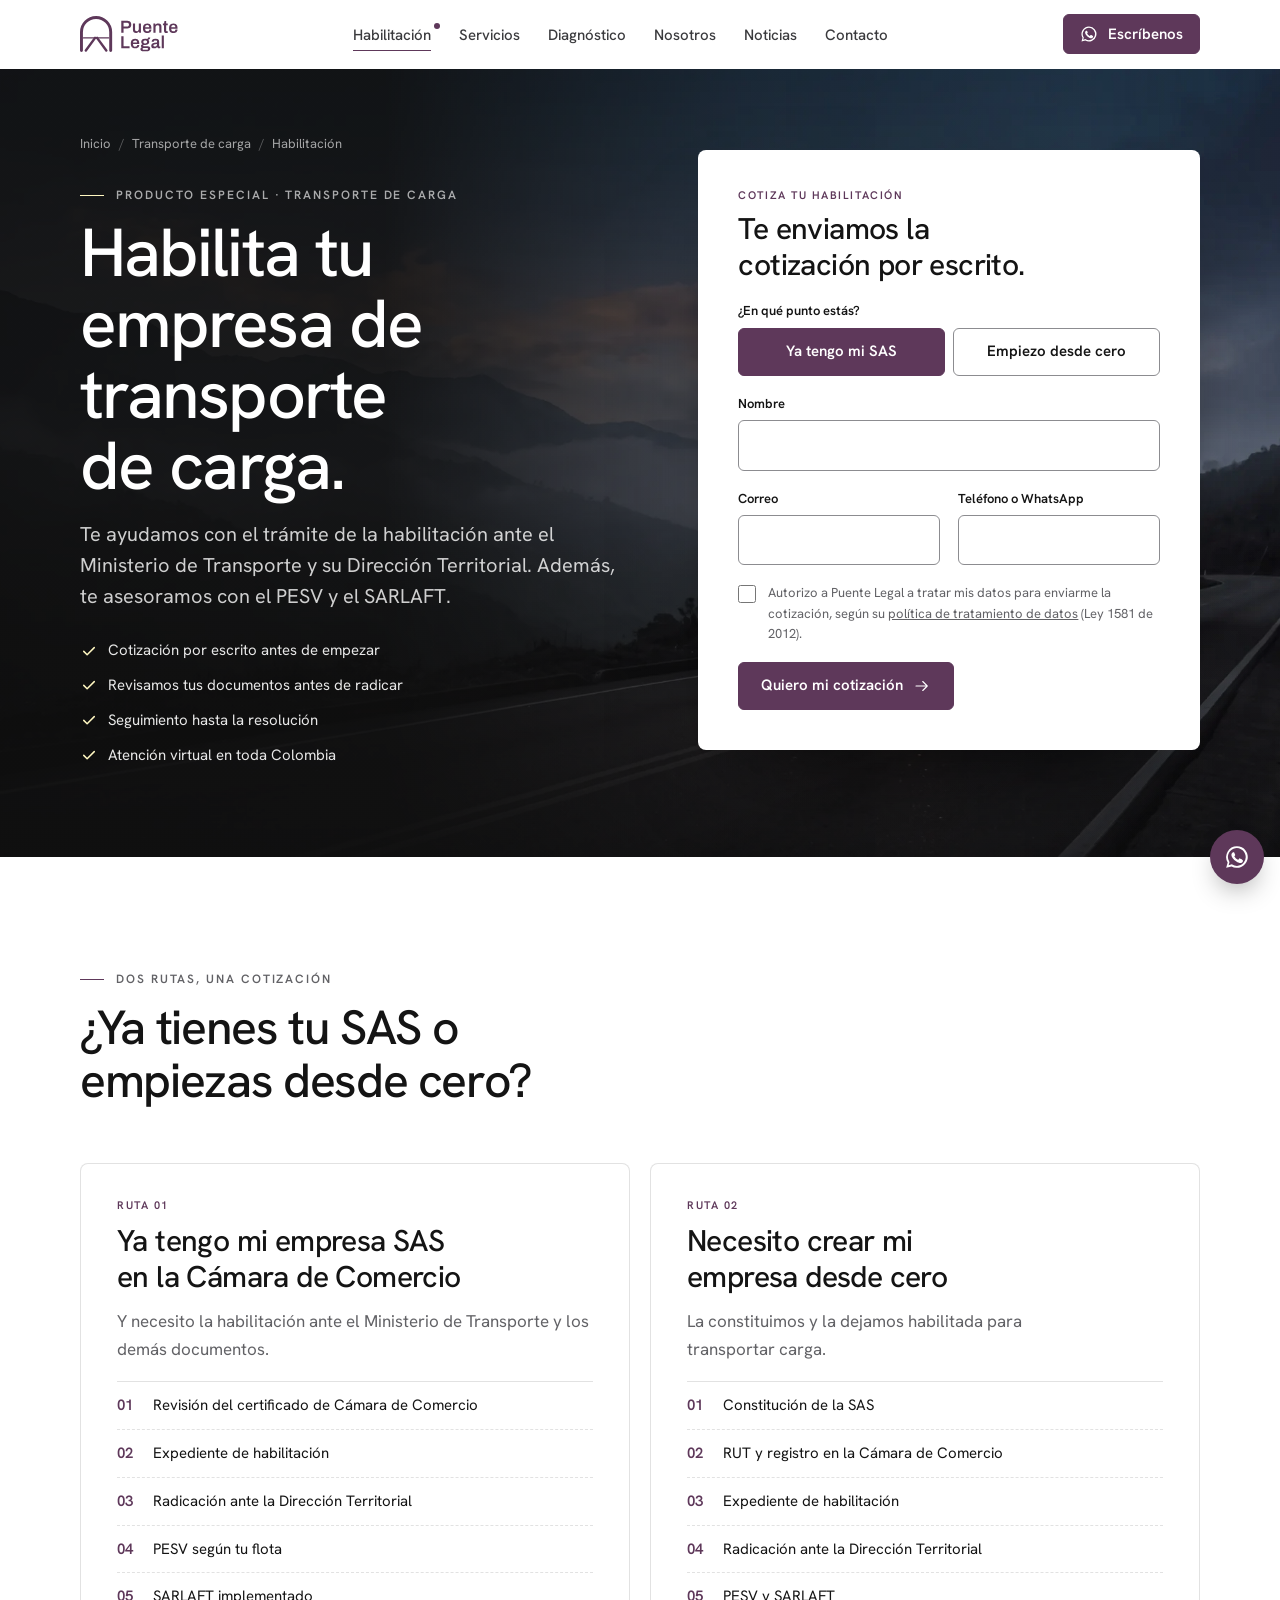
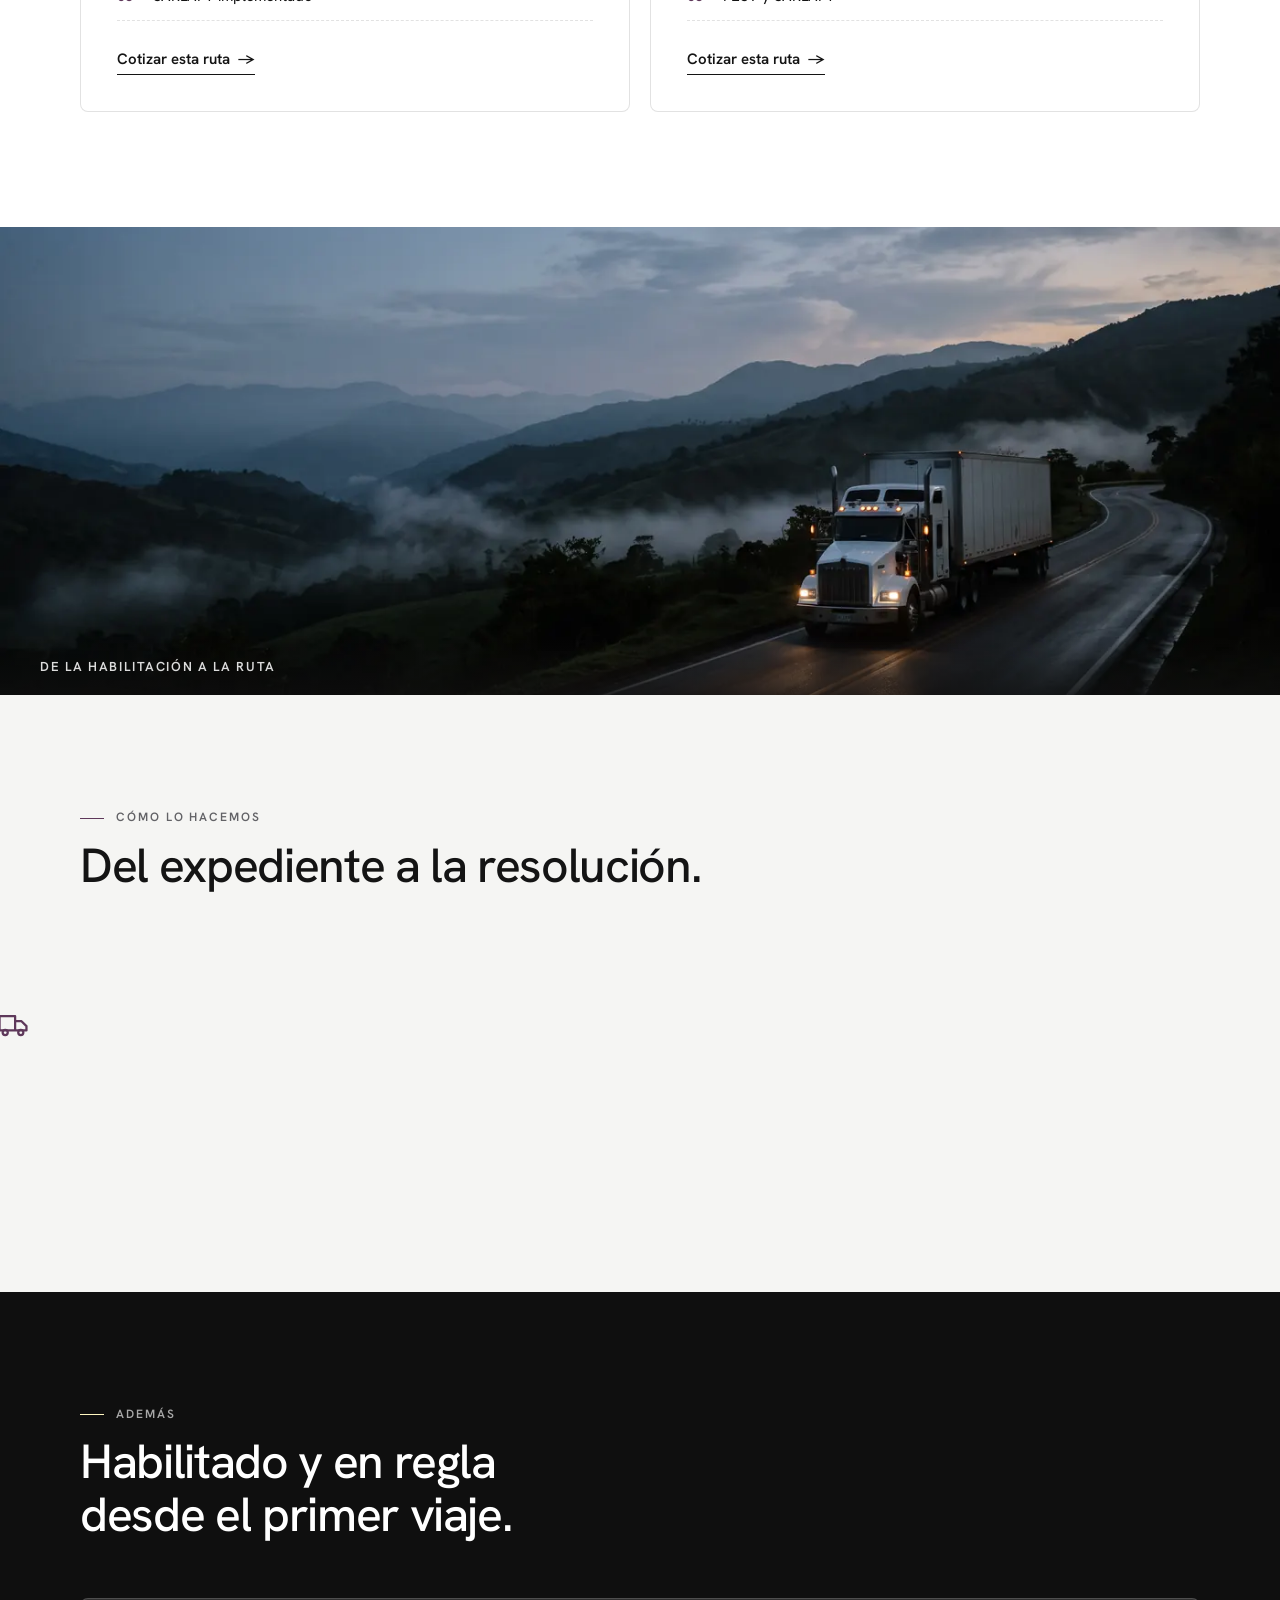
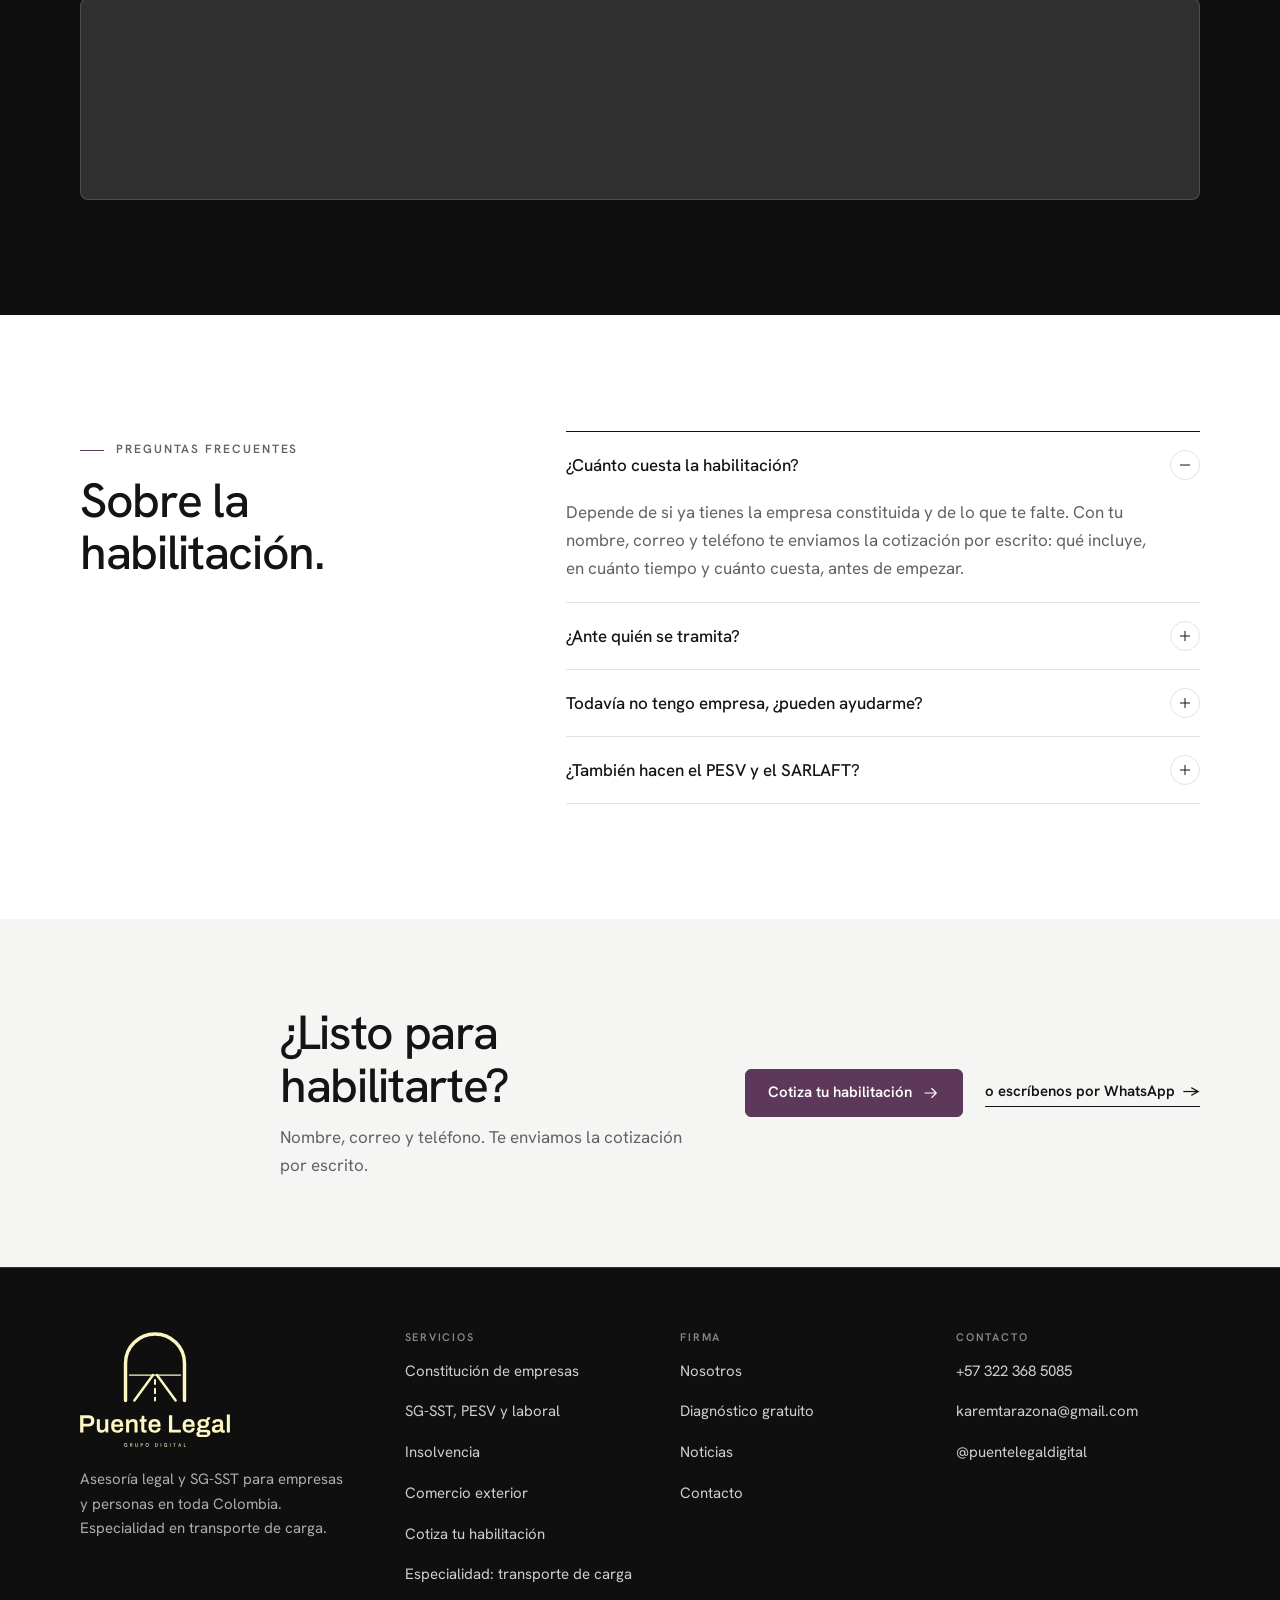
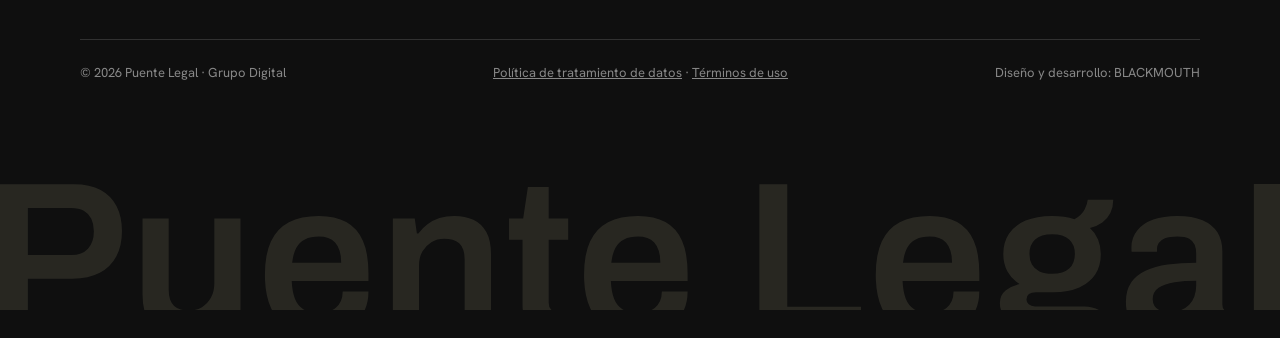
<file: habilitacion-transporte-de-carga/index.html>
<!doctype html>
<html lang="es-CO">
<head>
<meta charset="utf-8">
<meta name="viewport" content="width=device-width, initial-scale=1, viewport-fit=cover">
<title>Habilitación de empresas de transporte de carga: cotiza en línea | Puente Legal</title>
<meta name="description" content="Tramitamos la habilitación de tu empresa de transporte de carga ante el Ministerio de Transporte y te asesoramos con el PESV y el SARLAFT. Cotiza con tu nombre, correo y teléfono.">
<link rel="canonical" href="https://www.puentelegal.com.co/habilitacion-transporte-de-carga/">
<meta name="theme-color" content="#FFFFFF">
<meta property="og:type" content="website">
<meta property="og:locale" content="es_CO">
<meta property="og:site_name" content="Puente Legal">
<meta property="og:title" content="Habilitación de empresas de transporte de carga: cotiza en línea | Puente Legal">
<meta property="og:description" content="Tramitamos la habilitación de tu empresa de transporte de carga ante el Ministerio de Transporte y te asesoramos con el PESV y el SARLAFT. Cotiza con tu nombre, correo y teléfono.">
<meta property="og:url" content="https://www.puentelegal.com.co/habilitacion-transporte-de-carga/">
<meta property="og:image" content="https://www.puentelegal.com.co/assets/img/og-habilitacion.jpg">
<meta property="og:image:width" content="1200">
<meta property="og:image:height" content="630">
<meta name="twitter:card" content="summary_large_image">
<link rel="icon" href="../assets/img/favicon.svg" type="image/svg+xml">
<script>document.documentElement.classList.add("js")</script>
<link rel="preconnect" href="https://fonts.googleapis.com">
<link rel="preconnect" href="https://fonts.gstatic.com" crossorigin>
<link rel="stylesheet" href="https://fonts.googleapis.com/css2?family=Hanken+Grotesk:wght@400;500;600;700&display=swap">
<link rel="stylesheet" href="../assets/site.css">
<script type="application/ld+json">
{
 "@context": "https://schema.org",
 "@graph": [
  {
   "@type": "BreadcrumbList",
   "itemListElement": [
    {
     "@type": "ListItem",
     "position": 1,
     "name": "Inicio",
     "item": "https://www.puentelegal.com.co/"
    },
    {
     "@type": "ListItem",
     "position": 2,
     "name": "Transporte de carga",
     "item": "https://www.puentelegal.com.co/transporte-de-carga/"
    },
    {
     "@type": "ListItem",
     "position": 3,
     "name": "Habilitación"
    }
   ]
  },
  {
   "@type": "FAQPage",
   "mainEntity": [
    {
     "@type": "Question",
     "name": "¿Cuánto cuesta la habilitación?",
     "acceptedAnswer": {
      "@type": "Answer",
      "text": "Depende de si ya tienes la empresa constituida y de lo que te falte. Con tu nombre, correo y teléfono te enviamos la cotización por escrito: qué incluye, en cuánto tiempo y cuánto cuesta, antes de empezar."
     }
    },
    {
     "@type": "Question",
     "name": "¿Ante quién se tramita?",
     "acceptedAnswer": {
      "@type": "Answer",
      "text": "Ante el Ministerio de Transporte, a través de la Dirección Territorial que corresponde a tu domicilio. Nosotros armamos el expediente, lo radicamos y le hacemos seguimiento hasta la resolución."
     }
    },
    {
     "@type": "Question",
     "name": "Todavía no tengo empresa, ¿pueden ayudarme?",
     "acceptedAnswer": {
      "@type": "Answer",
      "text": "Sí. Constituimos tu SAS con el objeto social correcto para transportar carga y seguimos directo con la habilitación, en un solo proceso."
     }
    },
    {
     "@type": "Question",
     "name": "¿También hacen el PESV y el SARLAFT?",
     "acceptedAnswer": {
      "@type": "Answer",
      "text": "Sí. Una vez habilitada tu empresa, te asesoramos con el Plan Estratégico de Seguridad Vial según tu flota y con el SARLAFT, para que operes en regla desde el primer viaje."
     }
    }
   ]
  },
  {
   "@type": "Service",
   "@id": "https://www.puentelegal.com.co/habilitacion-transporte-de-carga/#servicio",
   "name": "Habilitación de empresas de transporte de carga",
   "serviceType": "Trámite de habilitación ante el Ministerio de Transporte",
   "provider": {
    "@id": "https://www.puentelegal.com.co/#firma"
   },
   "areaServed": {
    "@type": "Country",
    "name": "Colombia"
   },
   "audience": {
    "@type": "BusinessAudience",
    "audienceType": "Empresas de transporte de carga"
   },
   "url": "https://www.puentelegal.com.co/habilitacion-transporte-de-carga/"
  }
 ]
}
</script>
</head>
<body>
<a class="skip" href="#main">Saltar al contenido</a>
<header class="site-header">
  <div class="wrap nav">
    <a class="brand" href="../" aria-label="Puente Legal, inicio">
      <img src="../assets/img/camino-lockup-ciruela.svg" alt="Puente Legal · Grupo Digital" width="402" height="148">
    </a>
    <nav aria-label="Principal">
    <ul class="nav-links" id="menu">
      <li><a href="../habilitacion-transporte-de-carga/" class="nav-star" aria-current="page">Habilitación</a></li>
      <li><a href="../servicios/">Servicios</a></li>
      <li><a href="../diagnostico/">Diagnóstico</a></li>
      <li><a href="../nosotros/">Nosotros</a></li>
      <li><a href="../noticias/">Noticias</a></li>
      <li><a href="../contacto/">Contacto</a></li>
      <li class="only-sm"><a class="btn" href="https://wa.me/573223685085" data-wa="Hola, Puente Legal. Quiero una asesoría." data-conv="whatsapp" data-loc="menu"><svg class="i" aria-hidden="true" focusable="false"><use href="#i-whatsapp"/></svg> Escríbenos por WhatsApp</a></li>
    </ul>
    </nav>
    <div class="nav-cta">
      <a class="btn btn-hide-sm" href="https://wa.me/573223685085" data-wa="Hola, Puente Legal. Quiero una asesoría." data-conv="whatsapp" data-loc="header"><svg class="i" aria-hidden="true" focusable="false"><use href="#i-whatsapp"/></svg> Escríbenos</a>
      <button class="menu-btn" type="button" aria-expanded="false" aria-controls="menu" aria-label="Abrir menú">
        <svg width="20" height="20" viewBox="0 0 20 20" aria-hidden="true"><path d="M2 6h16M2 14h16" stroke="currentColor" stroke-width="1.6"/></svg>
      </button>
    </div>
  </div>
  
</header>
<svg width="0" height="0" style="position:absolute" aria-hidden="true" focusable="false">
  <symbol id="iso-sym" viewBox="34 30 132 148">
    <g fill="none" stroke="currentColor" stroke-linecap="round" stroke-linejoin="round">
      <path d="M40 172V96a60 60 0 0 1 120 0v76" stroke-width="12"/><path d="M48 120h104" stroke-width="5"/>
      <path d="M58 172 96 120M142 172 104 120" stroke-width="10"/>
    </g>
  </symbol>
  <symbol id="i-empresa" viewBox="0 0 24 24"><rect x="5" y="3" width="14" height="18" rx="1" pathLength="1"/><path d="M9 7h2M13 7h2M9 11h2M13 11h2M10 21v-4h4v4M3 21h18" pathLength="1"/></symbol>
  <symbol id="i-casco" viewBox="0 0 24 24"><path d="M3 18h18M5 18v-2.5a7 7 0 0 1 14 0V18M10 8.8V6h4v2.8" pathLength="1"/></symbol>
  <symbol id="i-recupera" viewBox="0 0 24 24"><path d="M3 6c3 0 4 10 9 10s6-6 8-8M16 7.5h4v4" pathLength="1"/></symbol>
  <symbol id="i-globo" viewBox="0 0 24 24"><circle cx="12" cy="12" r="9" pathLength="1"/><path d="M3 12h18M12 3a14 14 0 0 1 0 18M12 3a14 14 0 0 0 0 18" pathLength="1"/></symbol>
  <symbol id="i-arco" viewBox="0 0 24 24"><path d="M4 21V11a8 8 0 0 1 16 0v10M8.5 21v-9a3.5 3.5 0 0 1 7 0v9" pathLength="1"/></symbol>
  <symbol id="i-chevron" viewBox="0 0 24 24"><path d="M9 6l6 6-6 6"/></symbol>
  <symbol id="i-flecha" viewBox="0 0 24 24"><path d="M4 12h15M13 6l6 6-6 6"/></symbol>
  <symbol id="i-check" viewBox="0 0 24 24"><path d="M5 12.5l4.5 4.5L19 7.5"/></symbol>
  <symbol id="i-mas" viewBox="0 0 24 24"><path d="M5 12h14"/><path d="M12 5v14"/></symbol>
  <symbol id="i-camion" viewBox="0 0 24 24"><path d="M2.5 6h11v10h-11zM13.5 9.5H18l3.5 3.5V16h-8" pathLength="1"/><circle cx="6.5" cy="17.5" r="1.8" pathLength="1"/><circle cx="17.5" cy="17.5" r="1.8" pathLength="1"/></symbol>
  <symbol id="i-habilitacion" viewBox="0 0 24 24"><path d="M14 3H6v18h12V7zM14 3v4h4" pathLength="1"/><circle cx="12" cy="13.5" r="2.5" pathLength="1"/><path d="M10.6 15.6L10 19l2-1 2 1-.6-3.4" pathLength="1"/></symbol>
  <symbol id="i-lupa" viewBox="0 0 24 24"><circle cx="10.5" cy="10.5" r="6.5" pathLength="1"/><path d="M15.3 15.3L21 21M8 10.5h5" pathLength="1"/></symbol>
  <symbol id="i-saldo" viewBox="0 0 24 24"><path d="M14 3H6v18h12V7zM14 3v4h4" pathLength="1"/><path d="M12 10v7M14 11.2c-.4-.6-1.1-.9-2-.9-1.1 0-2 .6-2 1.4 0 1.9 4 1 4 2.9 0 .8-.9 1.4-2 1.4-.9 0-1.7-.4-2.1-1" pathLength="1"/></symbol>
  <symbol id="i-volante" viewBox="0 0 24 24"><circle cx="12" cy="12" r="9" pathLength="1"/><circle cx="12" cy="12" r="2" pathLength="1"/><path d="M3.5 10.5l6.5 1M20.5 10.5l-6.5 1M12 14v7" pathLength="1"/></symbol>
  <symbol id="i-doc" viewBox="0 0 24 24"><path d="M14 3H6v18h12V7zM14 3v4h4M9 11h6M9 14.5h6M9 18h4" pathLength="1"/></symbol>
  <symbol id="i-escudo" viewBox="0 0 24 24"><path d="M12 3l7 3v5c0 4.5-3 8.3-7 10-4-1.7-7-5.5-7-10V6z" pathLength="1"/><path d="M9 12l2 2 4-4" pathLength="1"/></symbol>
  <symbol id="i-balanza" viewBox="0 0 24 24"><path d="M12 4v16M8 20h8M5 7h14M5 7l-2.5 6a2.5 2.5 0 0 0 5 0zM19 7l-2.5 6a2.5 2.5 0 0 0 5 0z" pathLength="1"/></symbol>
  <symbol id="i-chat" viewBox="0 0 24 24"><path d="M4 5h16v11H9l-5 4z" pathLength="1"/><path d="M8 9.5h8M8 12.5h5" pathLength="1"/></symbol>
  <symbol id="i-telefono" viewBox="0 0 24 24"><path d="M5 3h4l2 5-2.5 1.5a11 11 0 0 0 6 6L16 13l5 2v4a2 2 0 0 1-2 2A16 16 0 0 1 3 5a2 2 0 0 1 2-2Z"/></symbol>
  <symbol id="i-correo" viewBox="0 0 24 24"><path d="M3 6h18v12H3zM3 6l9 7 9-7"/></symbol>
  <symbol id="i-instagram" viewBox="0 0 24 24"><rect x="3" y="3" width="18" height="18" rx="5"/><circle cx="12" cy="12" r="4"/><circle cx="17.5" cy="6.5" r=".6"/></symbol>
  <symbol id="i-whatsapp" viewBox="0 0 24 24"><path fill="currentColor" stroke="none" d="M12 2a10 10 0 0 0-8.6 15.1L2 22l5-1.3A10 10 0 1 0 12 2Zm0 18.2c-1.6 0-3.1-.4-4.4-1.2l-.3-.2-3 .8.8-2.9-.2-.3A8.2 8.2 0 1 1 12 20.2Zm4.5-6.1c-.2-.1-1.5-.7-1.7-.8-.2-.1-.4-.1-.6.1l-.8 1c-.1.2-.3.2-.5.1a6.7 6.7 0 0 1-3.3-2.9c-.2-.4.2-.4.7-1.3.1-.2 0-.3 0-.4l-.8-1.8c-.2-.5-.4-.4-.6-.4h-.5a1 1 0 0 0-.7.3 3 3 0 0 0-.9 2.2 5.2 5.2 0 0 0 1.1 2.7 11.8 11.8 0 0 0 4.5 4c1.7.7 2.3.8 3.2.6.5-.1 1.5-.6 1.7-1.2.2-.6.2-1.1.1-1.2l-.5-.3Z"/></symbol>
</svg>

<main id="main">
<section class="hab-hero s-negro" aria-labelledby="h1">
  <div class="hab-bg" aria-hidden="true">
    <img src="../assets/img/fotos/habilitacion-hero.webp" srcset="../assets/img/fotos/habilitacion-hero-1100.webp 1100w, ../assets/img/fotos/habilitacion-hero.webp 2000w" sizes="100vw" alt="" width="2000" height="1116" fetchpriority="high">
  </div>
  <div class="wrap hab-grid">
    <div class="hab-copy">
      <ol class="crumbs"><li><a href="../">Inicio</a></li><li><a href="../transporte-de-carga/">Transporte de carga</a></li><li aria-current="page">Habilitación</li></ol>
      <p class="eyebrow">Producto especial · Transporte de carga</p>
      <h1 id="h1" class="h1-page" data-split="words" data-split-load>Habilita tu empresa de transporte de carga.</h1>
      <p class="lead">Te ayudamos con el trámite de la habilitación ante el Ministerio de Transporte y su Dirección Territorial. Además, te asesoramos con el PESV y el SARLAFT.</p>
      <ul class="hab-bullets"><li><svg class="i" aria-hidden="true" focusable="false"><use href="#i-check"/></svg>Cotización por escrito antes de empezar</li><li><svg class="i" aria-hidden="true" focusable="false"><use href="#i-check"/></svg>Revisamos tus documentos antes de radicar</li><li><svg class="i" aria-hidden="true" focusable="false"><use href="#i-check"/></svg>Seguimiento hasta la resolución</li><li><svg class="i" aria-hidden="true" focusable="false"><use href="#i-check"/></svg>Atención virtual en toda Colombia</li></ul>
    </div>
    <form class="lead hab-form" id="cotizar" data-demo data-wa-form novalidate aria-labelledby="cz-t">
      <div class="full">
        <p class="hab-form-k">Cotiza tu habilitación</p>
        <h2 id="cz-t" class="h3">Te enviamos la cotización por escrito.</h2>
      </div>
      <fieldset class="field full ruta-pick">
        <legend>¿En qué punto estás?</legend>
        <div><label><input type="radio" name="ruta" value="sas" data-label="Ya tengo mi SAS" checked><span>Ya tengo mi SAS</span></label><label><input type="radio" name="ruta" value="cero" data-label="Empiezo desde cero"><span>Empiezo desde cero</span></label></div>
      </fieldset>
      <div class="field full"><label for="c-nombre">Nombre</label><input id="c-nombre" name="nombre" autocomplete="name" enterkeyhint="next" required></div>
      <div class="field"><label for="c-mail">Correo</label><input id="c-mail" name="correo" type="email" autocomplete="email" enterkeyhint="next" required></div>
      <div class="field"><label for="c-tel">Teléfono o WhatsApp</label><input id="c-tel" name="telefono" type="tel" autocomplete="tel" inputmode="tel" enterkeyhint="send" required></div>
      <label class="consent" for="c-ok"><input type="checkbox" id="c-ok" required><span>Autorizo a Puente Legal a tratar mis datos para enviarme la cotización, según su <a href="#">política de tratamiento de datos</a> (Ley 1581 de 2012).</span></label>
      <button class="btn" type="submit">Quiero mi cotización <svg class="i i-flecha" aria-hidden="true" focusable="false"><use href="#i-flecha"/></svg></button>
      <div class="form-ok" role="status" tabindex="-1" hidden>
        <p><b>Recibimos tus datos.</b> Te enviamos la cotización por correo o WhatsApp el mismo día hábil. (Modo demostración: el formulario todavía no envía datos.)</p>
        <a class="link-arrow" data-wa-out href="https://wa.me/573223685085" data-conv="whatsapp_cotizacion" data-loc="habilitacion-form">¿Prefieres WhatsApp? Envíalo por ahí <span aria-hidden="true">→</span></a>
      </div>
    </form>
  </div>
</section>

<section class="band s-blanco" aria-labelledby="hr-t">
  <div class="wrap">
    <div class="sec-head">
      <p class="eyebrow">Dos rutas, una cotización</p>
      <h2 id="hr-t" class="h2" data-split="words">¿Ya tienes tu SAS o empiezas desde cero?</h2>
    </div>
    <div class="hr-cards"><article class="hr-card" aria-labelledby="hr-sas">
        <p class="hr-k">Ruta 01</p>
        <h3 id="hr-sas">Ya tengo mi empresa SAS en la Cámara de Comercio</h3>
        <p class="muted">Y necesito la habilitación ante el Ministerio de Transporte y los demás documentos.</p>
        <ol class="hr-steps"><li><b>01</b>Revisión del certificado de Cámara de Comercio</li><li><b>02</b>Expediente de habilitación</li><li><b>03</b>Radicación ante la Dirección Territorial</li><li><b>04</b>PESV según tu flota</li><li><b>05</b>SARLAFT implementado</li></ol>
        <a class="link-arrow" href="?ruta=sas#cotizar" data-ruta-go="sas">Cotizar esta ruta <span aria-hidden="true">→</span></a>
      </article><article class="hr-card" aria-labelledby="hr-cero">
        <p class="hr-k">Ruta 02</p>
        <h3 id="hr-cero">Necesito crear mi empresa desde cero</h3>
        <p class="muted">La constituimos y la dejamos habilitada para transportar carga.</p>
        <ol class="hr-steps"><li><b>01</b>Constitución de la SAS</li><li><b>02</b>RUT y registro en la Cámara de Comercio</li><li><b>03</b>Expediente de habilitación</li><li><b>04</b>Radicación ante la Dirección Territorial</li><li><b>05</b>PESV y SARLAFT</li></ol>
        <a class="link-arrow" href="?ruta=cero#cotizar" data-ruta-go="cero">Cotizar esta ruta <span aria-hidden="true">→</span></a>
      </article></div>
  </div>
</section>

<figure class="hab-band" data-draw="through" aria-hidden="true">
  <img src="../assets/img/fotos/habilitacion-ruta.webp" alt="" width="1400" height="781" loading="lazy" decoding="async" data-ty="0:-40;1:40">
  <figcaption><span>De la habilitación a la ruta</span></figcaption>
</figure>

<section class="band s-gris" aria-labelledby="hc-t">
  <div class="wrap">
    <div class="sec-head">
      <p class="eyebrow">Cómo lo hacemos</p>
      <h2 id="hc-t" class="h2" data-split="words">Del expediente a la resolución.</h2>
    </div>
    <div class="pb pb-lg" data-draw="view">
  <div class="pb-art"><svg class="pb-svg" viewBox="0 0 1200 172" preserveAspectRatio="none" aria-hidden="true" focusable="false"><path class="pb-abut" d="M0 170V120M1200 170V120" pathLength="1" data-seg="0.000,0.060"/><path class="pb-deck" d="M0.0 120H300.0" pathLength="1" data-seg="0.000,0.125"/><path class="pb-arch" d="M0.0 120C100.0 44 200.0 44 300.0 120" pathLength="1" data-seg="0.050,0.237"/><path class="pb-hang" d="M75.0 77.3V120M150.0 63V120M225.0 77.3V120" pathLength="1" data-seg="0.138,0.250"/><path class="pb-deck" d="M300.0 120H600.0" pathLength="1" data-seg="0.250,0.375"/><path class="pb-pier" d="M300.0 170V120" pathLength="1" data-seg="0.200,0.312"/><path class="pb-arch" d="M300.0 120C400.0 44 500.0 44 600.0 120" pathLength="1" data-seg="0.300,0.487"/><path class="pb-hang" d="M375.0 77.3V120M450.0 63V120M525.0 77.3V120" pathLength="1" data-seg="0.388,0.500"/><path class="pb-deck" d="M600.0 120H900.0" pathLength="1" data-seg="0.500,0.625"/><path class="pb-pier" d="M600.0 170V120" pathLength="1" data-seg="0.450,0.562"/><path class="pb-arch" d="M600.0 120C700.0 44 800.0 44 900.0 120" pathLength="1" data-seg="0.550,0.738"/><path class="pb-hang" d="M675.0 77.3V120M750.0 63V120M825.0 77.3V120" pathLength="1" data-seg="0.637,0.750"/><path class="pb-deck" d="M900.0 120H1200.0" pathLength="1" data-seg="0.750,0.875"/><path class="pb-pier" d="M900.0 170V120" pathLength="1" data-seg="0.700,0.812"/><path class="pb-arch" d="M900.0 120C1000.0 44 1100.0 44 1200.0 120" pathLength="1" data-seg="0.800,0.988"/><path class="pb-hang" d="M975.0 77.3V120M1050.0 63V120M1125.0 77.3V120" pathLength="1" data-seg="0.887,1.000"/></svg><span class="pb-trav" data-movepct="0:-6;0.980:-6;1:100"><svg class="i" aria-hidden="true" focusable="false"><use href="#i-camion"/></svg></span></div>
  <ol class="pb-steps" style="--n:4"><li data-on="0.188"><b>01</b>Revisamos requisitos<small>Tu certificado de Cámara, el objeto social y lo que te falta.</small></li><li data-on="0.438"><b>02</b>Armamos el expediente<small>Documentos completos y revisados antes de radicar.</small></li><li data-on="0.688"><b>03</b>Radicamos ante el Ministerio<small>Ante la Dirección Territorial que te corresponde.</small></li><li data-on="0.938"><b>04</b>Seguimiento hasta la resolución<small>Te contamos cada avance hasta que quedas habilitado.</small></li></ol>
</div>
  </div>
</section>

<section class="band s-negro" aria-labelledby="hx-t">
  <div class="wrap">
    <div class="sec-head">
      <p class="eyebrow">Además</p>
      <h2 id="hx-t" class="h2" data-split="words">Habilitado y en regla desde el primer viaje.</h2>
    </div>
    <ul class="reqs reqs-dark" data-draw="view"><li data-on="0.15"><svg class="i" aria-hidden="true" focusable="false"><use href="#i-volante"/></svg><b>PESV</b><span>El plan de seguridad vial según el tamaño de tu flota, listo para la auditoría.</span></li><li data-on="0.30"><svg class="i" aria-hidden="true" focusable="false"><use href="#i-lupa"/></svg><b>SARLAFT</b><span>Prevención del lavado de activos y la financiación del terrorismo, como lo piden tus clientes.</span></li><li data-on="0.45"><svg class="i" aria-hidden="true" focusable="false"><use href="#i-saldo"/></svg><b>Aparte: manifiestos</b><span>Si te deben saldos de manifiesto o horas de standby, los cobramos por ti.</span></li></ul>
  </div>
</section>

<section class="band s-blanco" aria-labelledby="fq-t">
  <div class="wrap faq-grid">
    <div>
      <p class="eyebrow">Preguntas frecuentes</p>
      <h2 id="fq-t" class="h2" data-split="words" style="margin-top:16px">Sobre la habilitación.</h2>
    </div>
    <div class="faq">
      <details open><summary>¿Cuánto cuesta la habilitación?<span class="pm" aria-hidden="true"><svg class="i" viewBox="0 0 24 24" focusable="false"><path d="M5 12h14"/><path class="v" d="M12 5v14"/></svg></span></summary><p>Depende de si ya tienes la empresa constituida y de lo que te falte. Con tu nombre, correo y teléfono te enviamos la cotización por escrito: qué incluye, en cuánto tiempo y cuánto cuesta, antes de empezar.</p></details>
      <details><summary>¿Ante quién se tramita?<span class="pm" aria-hidden="true"><svg class="i" viewBox="0 0 24 24" focusable="false"><path d="M5 12h14"/><path class="v" d="M12 5v14"/></svg></span></summary><p>Ante el Ministerio de Transporte, a través de la Dirección Territorial que corresponde a tu domicilio. Nosotros armamos el expediente, lo radicamos y le hacemos seguimiento hasta la resolución.</p></details>
      <details><summary>Todavía no tengo empresa, ¿pueden ayudarme?<span class="pm" aria-hidden="true"><svg class="i" viewBox="0 0 24 24" focusable="false"><path d="M5 12h14"/><path class="v" d="M12 5v14"/></svg></span></summary><p>Sí. Constituimos tu SAS con el objeto social correcto para transportar carga y seguimos directo con la habilitación, en un solo proceso.</p></details>
      <details><summary>¿También hacen el PESV y el SARLAFT?<span class="pm" aria-hidden="true"><svg class="i" viewBox="0 0 24 24" focusable="false"><path d="M5 12h14"/><path class="v" d="M12 5v14"/></svg></span></summary><p>Sí. Una vez habilitada tu empresa, te asesoramos con el Plan Estratégico de Seguridad Vial según tu flota y con el SARLAFT, para que operes en regla desde el primer viaje.</p></details>
    </div>
  </div>
</section>

<section class="band-tight s-gris cierre" aria-labelledby="cierre-t">
  <div class="wrap cierre-in">
    <div class="cierre-art" data-draw="view" aria-hidden="true"><svg viewBox="0 0 400 90" preserveAspectRatio="none"><path class="pb-deck" d="M0 70H400" pathLength="1" data-seg="0,.5"/><path class="pb-arch" d="M0 70C133 0 267 0 400 70" pathLength="1" data-seg=".2,.9"/></svg></div>
    <div>
      <h2 id="cierre-t" class="h2" data-split="words">¿Listo para habilitarte?</h2>
      <p class="muted" style="margin-top:10px">Nombre, correo y teléfono. Te enviamos la cotización por escrito.</p>
    </div>
    <div class="cierre-cta">
      <a class="btn" data-magnet href="#cotizar" data-conv="cta_cotiza_habilitacion" data-loc="habilitacion-cierre">Cotiza tu habilitación <svg class="i i-flecha" aria-hidden="true" focusable="false"><use href="#i-flecha"/></svg></a>
      <a class="link-arrow" href="https://wa.me/573223685085" data-wa="Hola, Puente Legal. Quiero cotizar la habilitación de mi empresa de transporte de carga." data-conv="whatsapp" data-loc="habilitacion-cierre">o escríbenos por WhatsApp <span aria-hidden="true">→</span></a>
    </div>
  </div>
</section>
</main>

<footer class="site-footer s-negro">
  <div class="wrap">
    <div class="foot-grid">
      <div>
        <img src="../assets/img/camino-full-crema.svg" alt="Puente Legal · Grupo Digital" width="442" height="341" loading="lazy">
        <p class="muted" style="margin-top:20px;font-size:var(--t-sm);max-width:34ch">Asesoría legal y SG-SST para empresas y personas en toda Colombia. Especialidad en transporte de carga.</p>
      </div>
      <nav aria-label="Servicios">
        <h2>Servicios</h2>
        <ul>
          <li><a href="../servicios/constitucion-de-empresas/">Constitución de empresas</a></li>
          <li><a href="../servicios/sst-pesv-laboral/">SG-SST, PESV y laboral</a></li>
          <li><a href="../servicios/insolvencia/">Insolvencia</a></li>
          <li><a href="../servicios/comercio-exterior/">Comercio exterior</a></li>
          <li><a href="../habilitacion-transporte-de-carga/">Cotiza tu habilitación</a></li>
          <li><a href="../transporte-de-carga/">Especialidad: transporte de carga</a></li>
        </ul>
      </nav>
      <nav aria-label="Firma">
        <h2>Firma</h2>
        <ul>
          <li><a href="../nosotros/">Nosotros</a></li>
          <li><a href="../diagnostico/">Diagnóstico gratuito</a></li>
          <li><a href="../noticias/">Noticias</a></li>
          <li><a href="../contacto/">Contacto</a></li>
        </ul>
      </nav>
      <div>
        <h2>Contacto</h2>
        <ul>
          <li><a href="tel:+573223685085">+57 322 368 5085</a></li>
          <li><a href="mailto:karemtarazona@gmail.com">karemtarazona@gmail.com</a></li>
          <li><a href="https://www.instagram.com/puentelegaldigital/" target="_blank" rel="noopener">@puentelegaldigital</a></li>
        </ul>
      </div>
    </div>
    <div class="foot-legal">
      <span>© <span data-year>2026</span> Puente Legal · Grupo Digital</span>
      <span><a href="#">Política de tratamiento de datos</a> · <a href="#">Términos de uso</a></span>
      <span>Diseño y desarrollo: BLACKMOUTH</span>
    </div>
  </div>
  <div class="foot-mark" data-draw="through" aria-hidden="true"><img src="../assets/img/camino-wordmark-crema.svg" alt="" width="1194" height="174" loading="lazy" data-ty="0:60;.42:0"></div>
</footer>

<a class="wa-float" href="https://wa.me/573223685085" data-wa="Hola, Puente Legal. Quiero cotizar la habilitación de mi empresa de transporte de carga." data-conv="whatsapp" data-loc="flotante" aria-label="Escríbenos por WhatsApp"><svg class="" aria-hidden="true" focusable="false"><use href="#i-whatsapp"/></svg></a>

<script src="../assets/site.js" defer></script>
</body>
</html>
</file>
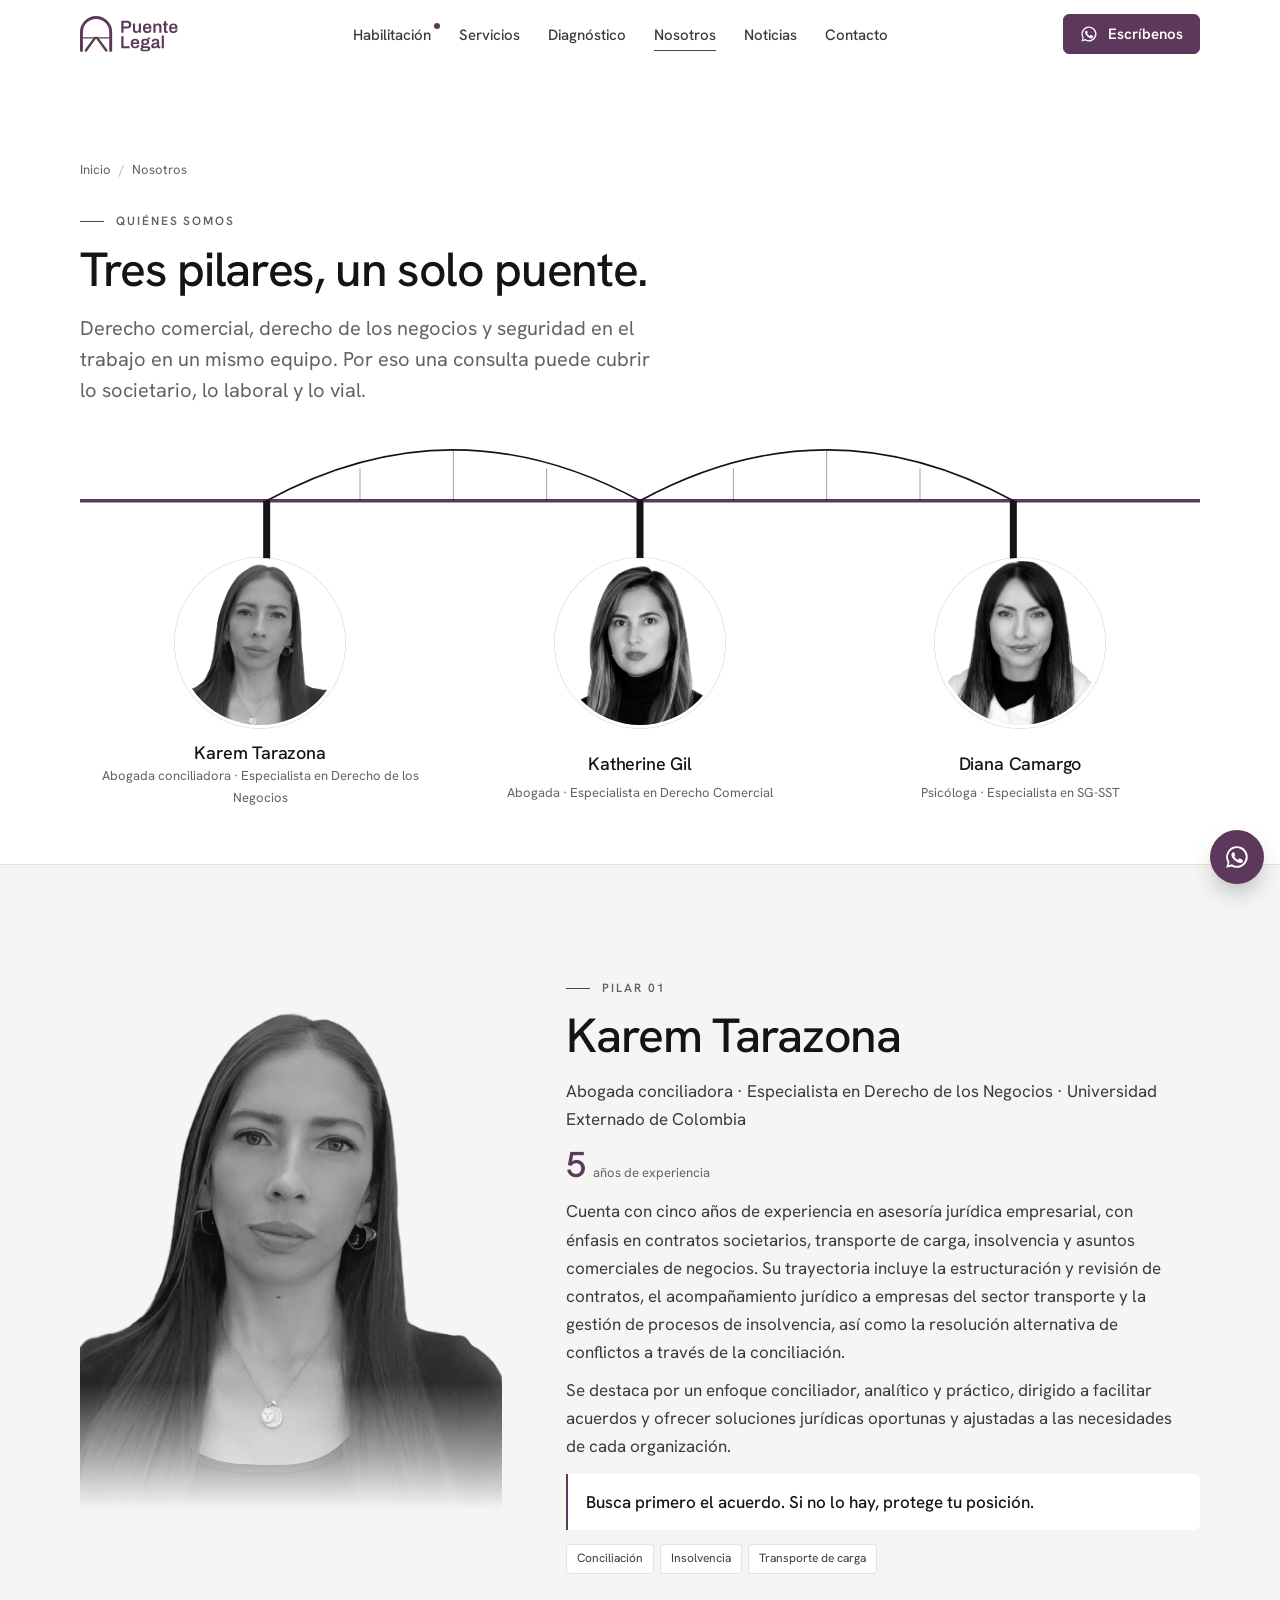
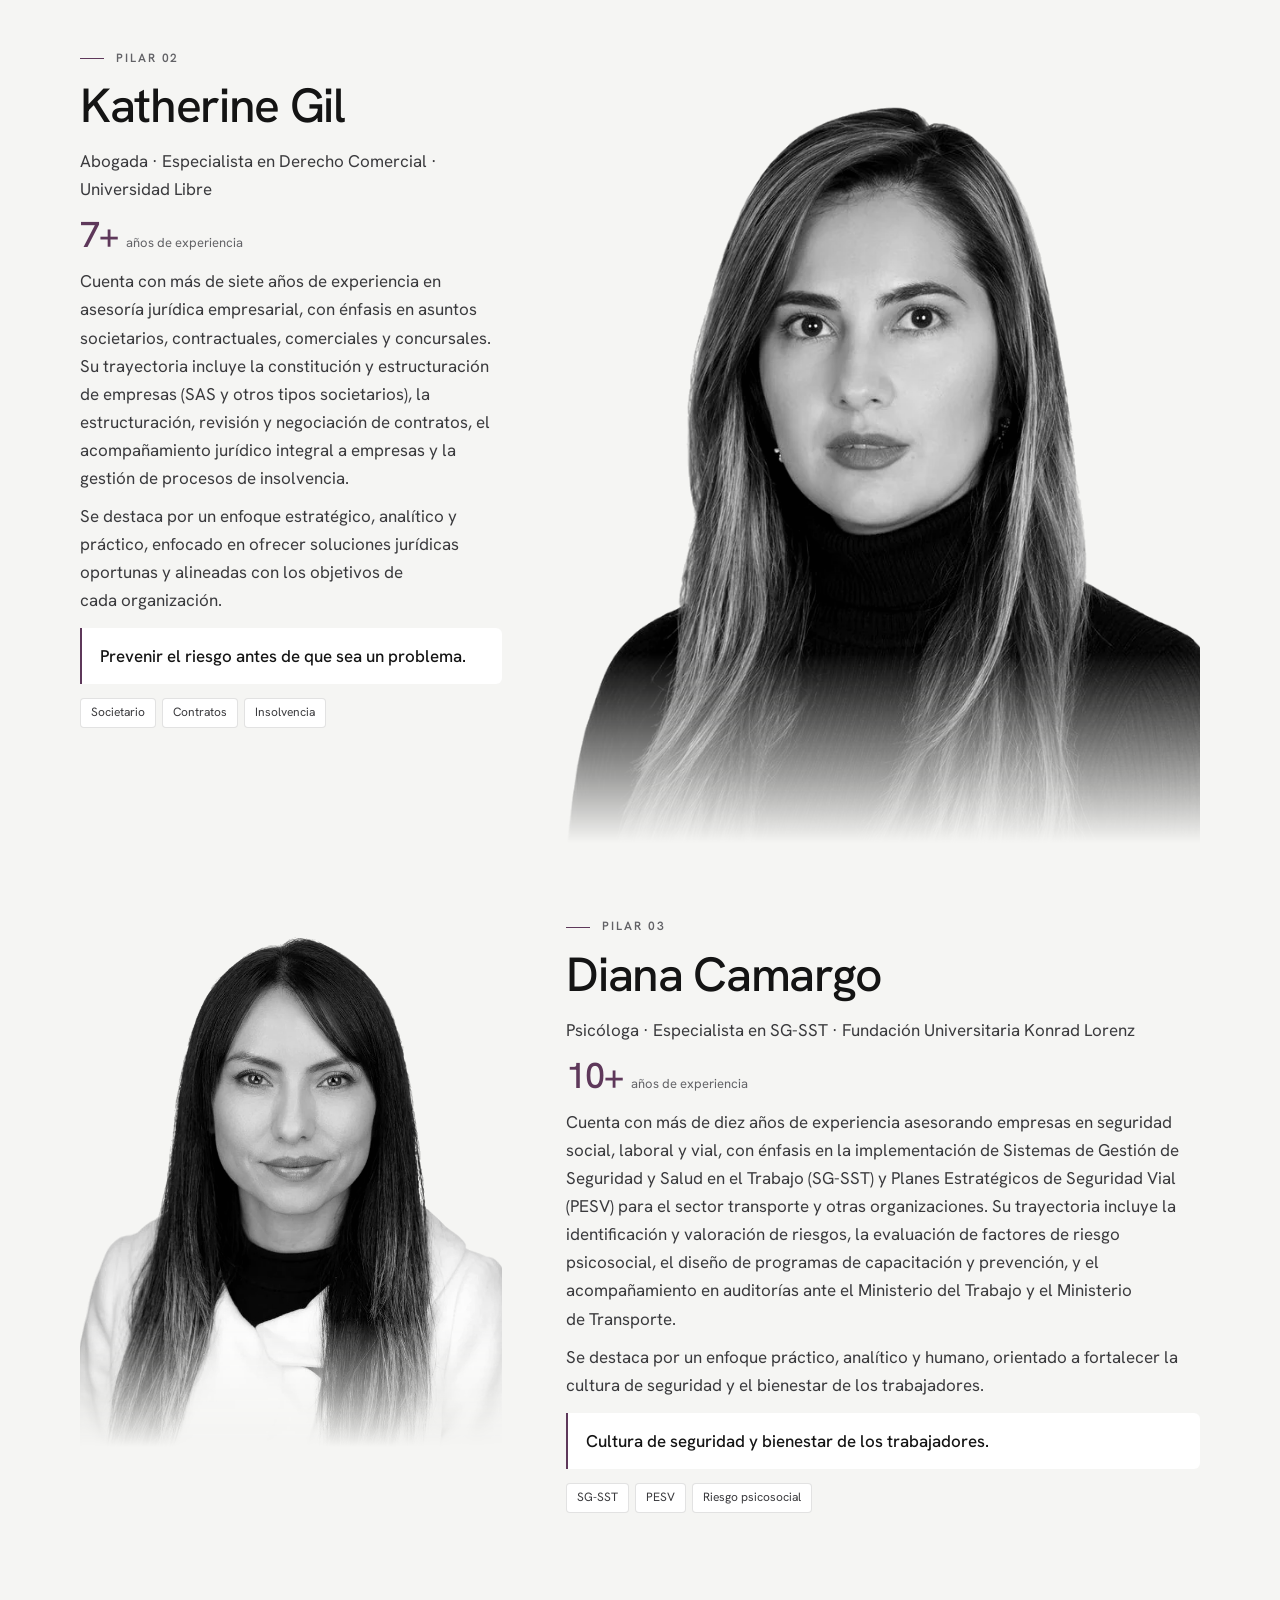
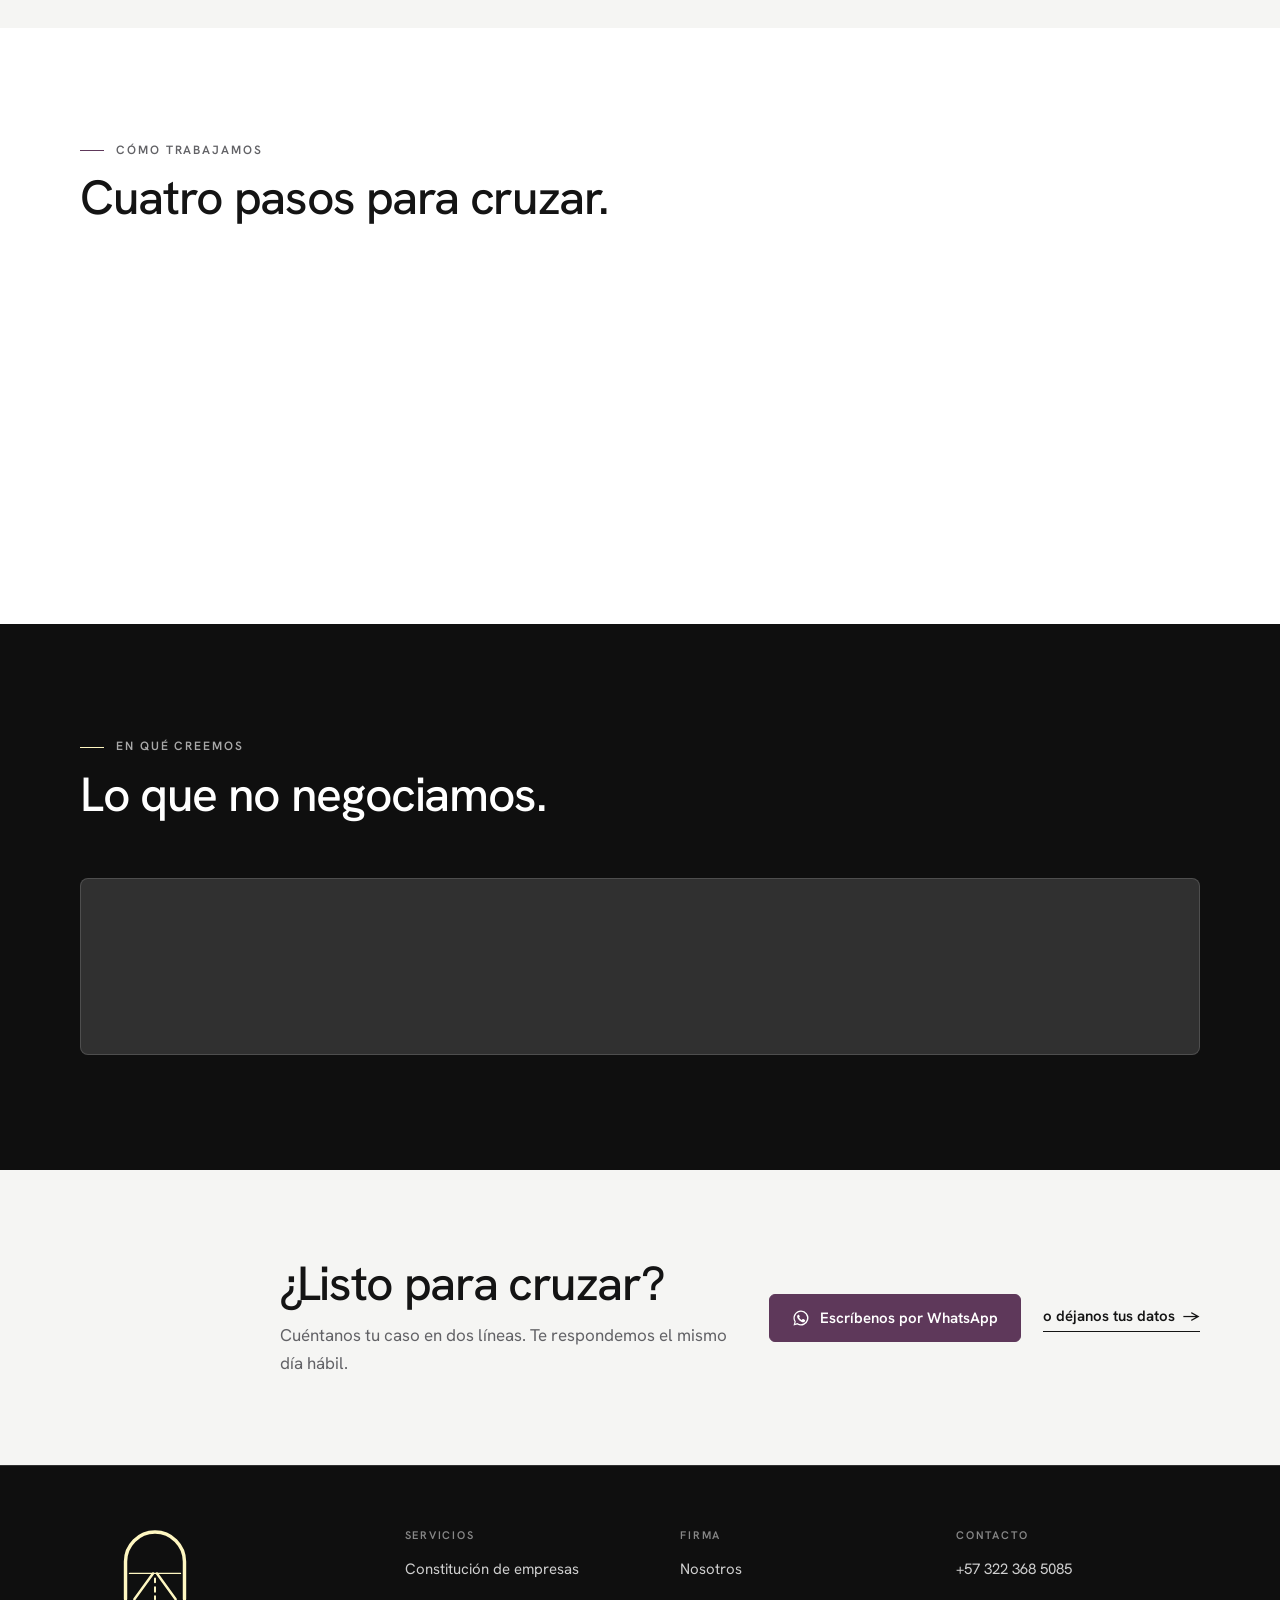
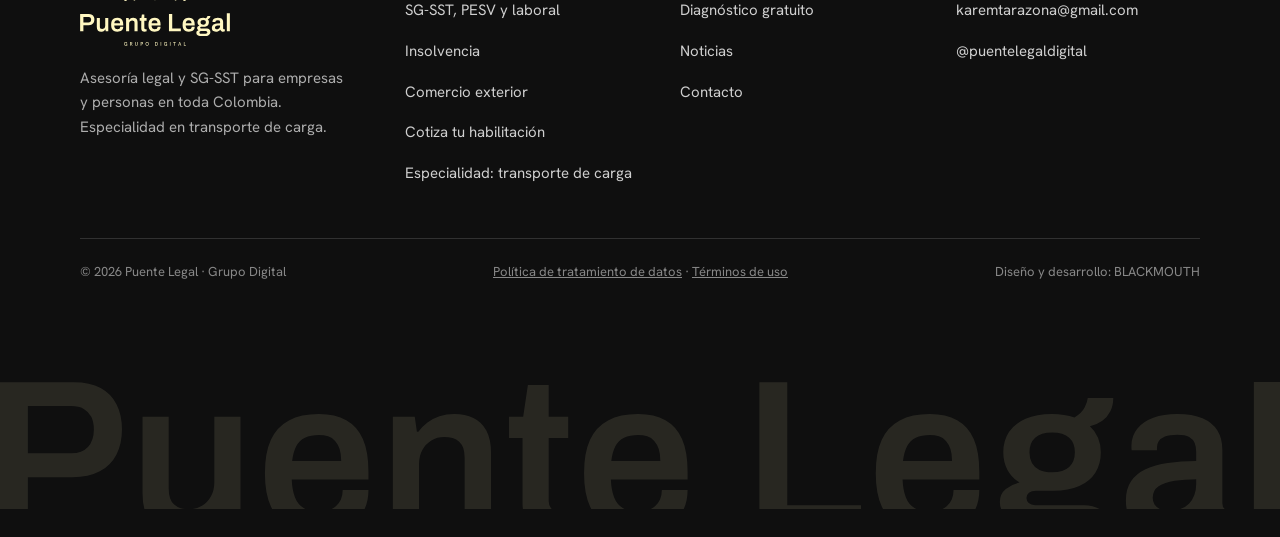
<file: nosotros/index.html>
<!doctype html>
<html lang="es-CO">
<head>
<meta charset="utf-8">
<meta name="viewport" content="width=device-width, initial-scale=1, viewport-fit=cover">
<title>Quiénes somos | Puente Legal</title>
<meta name="description" content="Tres especialistas en derecho comercial, derecho de los negocios y seguridad y salud en el trabajo. Conoce al equipo de Puente Legal.">
<link rel="canonical" href="https://www.puentelegal.com.co/nosotros/">
<meta name="theme-color" content="#FFFFFF">
<meta property="og:type" content="website">
<meta property="og:locale" content="es_CO">
<meta property="og:site_name" content="Puente Legal">
<meta property="og:title" content="Quiénes somos | Puente Legal">
<meta property="og:description" content="Tres especialistas en derecho comercial, derecho de los negocios y seguridad y salud en el trabajo. Conoce al equipo de Puente Legal.">
<meta property="og:url" content="https://www.puentelegal.com.co/nosotros/">
<meta property="og:image" content="https://www.puentelegal.com.co/assets/img/og.jpg">
<meta property="og:image:width" content="1200">
<meta property="og:image:height" content="630">
<meta name="twitter:card" content="summary_large_image">
<link rel="icon" href="../assets/img/favicon.svg" type="image/svg+xml">
<script>document.documentElement.classList.add("js")</script>
<link rel="preconnect" href="https://fonts.googleapis.com">
<link rel="preconnect" href="https://fonts.gstatic.com" crossorigin>
<link rel="stylesheet" href="https://fonts.googleapis.com/css2?family=Hanken+Grotesk:wght@400;500;600;700&display=swap">
<link rel="stylesheet" href="../assets/site.css">
<script type="application/ld+json">
{
 "@context": "https://schema.org",
 "@graph": [
  {
   "@type": "BreadcrumbList",
   "itemListElement": [
    {
     "@type": "ListItem",
     "position": 1,
     "name": "Inicio",
     "item": "https://www.puentelegal.com.co/"
    },
    {
     "@type": "ListItem",
     "position": 2,
     "name": "Nosotros"
    }
   ]
  },
  {
   "@type": "AboutPage",
   "name": "Quiénes somos",
   "url": "https://www.puentelegal.com.co/nosotros/",
   "about": {
    "@id": "https://www.puentelegal.com.co/#firma"
   }
  },
  {
   "@type": "Person",
   "@id": "https://www.puentelegal.com.co/#karem-tarazona",
   "name": "Karem Tarazona",
   "jobTitle": "Abogada conciliadora en derecho, especialista en Derecho de los Negocios",
   "alumniOf": {
    "@type": "CollegeOrUniversity",
    "name": "Universidad Externado de Colombia"
   },
   "worksFor": {
    "@id": "https://www.puentelegal.com.co/#firma"
   },
   "url": "https://www.puentelegal.com.co/nosotros/#karem-tarazona",
   "image": "https://www.puentelegal.com.co/assets/team/karem-tarazona.jpg"
  },
  {
   "@type": "Person",
   "@id": "https://www.puentelegal.com.co/#katherine-gil",
   "name": "Katherine Gil",
   "jobTitle": "Abogada especialista en Derecho Comercial",
   "alumniOf": {
    "@type": "CollegeOrUniversity",
    "name": "Universidad Libre"
   },
   "worksFor": {
    "@id": "https://www.puentelegal.com.co/#firma"
   },
   "url": "https://www.puentelegal.com.co/nosotros/#katherine-gil",
   "image": "https://www.puentelegal.com.co/assets/team/katherine-gil.jpg"
  },
  {
   "@type": "Person",
   "@id": "https://www.puentelegal.com.co/#diana-camargo",
   "name": "Diana Camargo",
   "jobTitle": "Psicóloga especialista en Seguridad y Salud en el Trabajo",
   "alumniOf": {
    "@type": "CollegeOrUniversity",
    "name": "Fundación Universitaria Konrad Lorenz"
   },
   "worksFor": {
    "@id": "https://www.puentelegal.com.co/#firma"
   },
   "url": "https://www.puentelegal.com.co/nosotros/#diana-camargo",
   "image": "https://www.puentelegal.com.co/assets/team/diana-camargo.jpg"
  }
 ]
}
</script>
</head>
<body>
<a class="skip" href="#main">Saltar al contenido</a>
<header class="site-header">
  <div class="wrap nav">
    <a class="brand" href="../" aria-label="Puente Legal, inicio">
      <img src="../assets/img/camino-lockup-ciruela.svg" alt="Puente Legal · Grupo Digital" width="402" height="148">
    </a>
    <nav aria-label="Principal">
    <ul class="nav-links" id="menu">
      <li><a href="../habilitacion-transporte-de-carga/" class="nav-star">Habilitación</a></li>
      <li><a href="../servicios/">Servicios</a></li>
      <li><a href="../diagnostico/">Diagnóstico</a></li>
      <li><a href="../nosotros/" aria-current="page">Nosotros</a></li>
      <li><a href="../noticias/">Noticias</a></li>
      <li><a href="../contacto/">Contacto</a></li>
      <li class="only-sm"><a class="btn" href="https://wa.me/573223685085" data-wa="Hola, Puente Legal. Quiero una asesoría." data-conv="whatsapp" data-loc="menu"><svg class="i" aria-hidden="true" focusable="false"><use href="#i-whatsapp"/></svg> Escríbenos por WhatsApp</a></li>
    </ul>
    </nav>
    <div class="nav-cta">
      <a class="btn btn-hide-sm" href="https://wa.me/573223685085" data-wa="Hola, Puente Legal. Quiero una asesoría." data-conv="whatsapp" data-loc="header"><svg class="i" aria-hidden="true" focusable="false"><use href="#i-whatsapp"/></svg> Escríbenos</a>
      <button class="menu-btn" type="button" aria-expanded="false" aria-controls="menu" aria-label="Abrir menú">
        <svg width="20" height="20" viewBox="0 0 20 20" aria-hidden="true"><path d="M2 6h16M2 14h16" stroke="currentColor" stroke-width="1.6"/></svg>
      </button>
    </div>
  </div>
  
</header>
<svg width="0" height="0" style="position:absolute" aria-hidden="true" focusable="false">
  <symbol id="iso-sym" viewBox="34 30 132 148">
    <g fill="none" stroke="currentColor" stroke-linecap="round" stroke-linejoin="round">
      <path d="M40 172V96a60 60 0 0 1 120 0v76" stroke-width="12"/><path d="M48 120h104" stroke-width="5"/>
      <path d="M58 172 96 120M142 172 104 120" stroke-width="10"/>
    </g>
  </symbol>
  <symbol id="i-empresa" viewBox="0 0 24 24"><rect x="5" y="3" width="14" height="18" rx="1" pathLength="1"/><path d="M9 7h2M13 7h2M9 11h2M13 11h2M10 21v-4h4v4M3 21h18" pathLength="1"/></symbol>
  <symbol id="i-casco" viewBox="0 0 24 24"><path d="M3 18h18M5 18v-2.5a7 7 0 0 1 14 0V18M10 8.8V6h4v2.8" pathLength="1"/></symbol>
  <symbol id="i-recupera" viewBox="0 0 24 24"><path d="M3 6c3 0 4 10 9 10s6-6 8-8M16 7.5h4v4" pathLength="1"/></symbol>
  <symbol id="i-globo" viewBox="0 0 24 24"><circle cx="12" cy="12" r="9" pathLength="1"/><path d="M3 12h18M12 3a14 14 0 0 1 0 18M12 3a14 14 0 0 0 0 18" pathLength="1"/></symbol>
  <symbol id="i-arco" viewBox="0 0 24 24"><path d="M4 21V11a8 8 0 0 1 16 0v10M8.5 21v-9a3.5 3.5 0 0 1 7 0v9" pathLength="1"/></symbol>
  <symbol id="i-chevron" viewBox="0 0 24 24"><path d="M9 6l6 6-6 6"/></symbol>
  <symbol id="i-flecha" viewBox="0 0 24 24"><path d="M4 12h15M13 6l6 6-6 6"/></symbol>
  <symbol id="i-check" viewBox="0 0 24 24"><path d="M5 12.5l4.5 4.5L19 7.5"/></symbol>
  <symbol id="i-mas" viewBox="0 0 24 24"><path d="M5 12h14"/><path d="M12 5v14"/></symbol>
  <symbol id="i-camion" viewBox="0 0 24 24"><path d="M2.5 6h11v10h-11zM13.5 9.5H18l3.5 3.5V16h-8" pathLength="1"/><circle cx="6.5" cy="17.5" r="1.8" pathLength="1"/><circle cx="17.5" cy="17.5" r="1.8" pathLength="1"/></symbol>
  <symbol id="i-habilitacion" viewBox="0 0 24 24"><path d="M14 3H6v18h12V7zM14 3v4h4" pathLength="1"/><circle cx="12" cy="13.5" r="2.5" pathLength="1"/><path d="M10.6 15.6L10 19l2-1 2 1-.6-3.4" pathLength="1"/></symbol>
  <symbol id="i-lupa" viewBox="0 0 24 24"><circle cx="10.5" cy="10.5" r="6.5" pathLength="1"/><path d="M15.3 15.3L21 21M8 10.5h5" pathLength="1"/></symbol>
  <symbol id="i-saldo" viewBox="0 0 24 24"><path d="M14 3H6v18h12V7zM14 3v4h4" pathLength="1"/><path d="M12 10v7M14 11.2c-.4-.6-1.1-.9-2-.9-1.1 0-2 .6-2 1.4 0 1.9 4 1 4 2.9 0 .8-.9 1.4-2 1.4-.9 0-1.7-.4-2.1-1" pathLength="1"/></symbol>
  <symbol id="i-volante" viewBox="0 0 24 24"><circle cx="12" cy="12" r="9" pathLength="1"/><circle cx="12" cy="12" r="2" pathLength="1"/><path d="M3.5 10.5l6.5 1M20.5 10.5l-6.5 1M12 14v7" pathLength="1"/></symbol>
  <symbol id="i-doc" viewBox="0 0 24 24"><path d="M14 3H6v18h12V7zM14 3v4h4M9 11h6M9 14.5h6M9 18h4" pathLength="1"/></symbol>
  <symbol id="i-escudo" viewBox="0 0 24 24"><path d="M12 3l7 3v5c0 4.5-3 8.3-7 10-4-1.7-7-5.5-7-10V6z" pathLength="1"/><path d="M9 12l2 2 4-4" pathLength="1"/></symbol>
  <symbol id="i-balanza" viewBox="0 0 24 24"><path d="M12 4v16M8 20h8M5 7h14M5 7l-2.5 6a2.5 2.5 0 0 0 5 0zM19 7l-2.5 6a2.5 2.5 0 0 0 5 0z" pathLength="1"/></symbol>
  <symbol id="i-chat" viewBox="0 0 24 24"><path d="M4 5h16v11H9l-5 4z" pathLength="1"/><path d="M8 9.5h8M8 12.5h5" pathLength="1"/></symbol>
  <symbol id="i-telefono" viewBox="0 0 24 24"><path d="M5 3h4l2 5-2.5 1.5a11 11 0 0 0 6 6L16 13l5 2v4a2 2 0 0 1-2 2A16 16 0 0 1 3 5a2 2 0 0 1 2-2Z"/></symbol>
  <symbol id="i-correo" viewBox="0 0 24 24"><path d="M3 6h18v12H3zM3 6l9 7 9-7"/></symbol>
  <symbol id="i-instagram" viewBox="0 0 24 24"><rect x="3" y="3" width="18" height="18" rx="5"/><circle cx="12" cy="12" r="4"/><circle cx="17.5" cy="6.5" r=".6"/></symbol>
  <symbol id="i-whatsapp" viewBox="0 0 24 24"><path fill="currentColor" stroke="none" d="M12 2a10 10 0 0 0-8.6 15.1L2 22l5-1.3A10 10 0 1 0 12 2Zm0 18.2c-1.6 0-3.1-.4-4.4-1.2l-.3-.2-3 .8.8-2.9-.2-.3A8.2 8.2 0 1 1 12 20.2Zm4.5-6.1c-.2-.1-1.5-.7-1.7-.8-.2-.1-.4-.1-.6.1l-.8 1c-.1.2-.3.2-.5.1a6.7 6.7 0 0 1-3.3-2.9c-.2-.4.2-.4.7-1.3.1-.2 0-.3 0-.4l-.8-1.8c-.2-.5-.4-.4-.6-.4h-.5a1 1 0 0 0-.7.3 3 3 0 0 0-.9 2.2 5.2 5.2 0 0 0 1.1 2.7 11.8 11.8 0 0 0 4.5 4c1.7.7 2.3.8 3.2.6.5-.1 1.5-.6 1.7-1.2.2-.6.2-1.1.1-1.2l-.5-.3Z"/></symbol>
</svg>

<main id="main">
<section class="page-hero s-blanco" aria-labelledby="h1">
  <div class="wrap">
    <ol class="crumbs"><li><a href="../">Inicio</a></li><li aria-current="page">Nosotros</li></ol>
    <p class="eyebrow">Quiénes somos</p>
    <h1 id="h1" class="h1-page" data-split="words">Tres pilares, un solo puente.</h1>
    <p class="lead muted" style="margin-top:16px">Derecho comercial, derecho de los negocios y seguridad en el trabajo en un mismo equipo. Por eso una consulta puede cubrir lo societario, lo laboral y lo vial.</p>
    <div style="margin-top:44px"><div class="pil" data-draw="time">
  <svg class="pil-svg" viewBox="0 0 1200 130" preserveAspectRatio="none" aria-hidden="true" focusable="false">
    <path class="pb-deck" d="M0 60H1200" pathLength="1" data-seg="0,.35"/>
    <path class="pb-pier" d="M200 130V60" pathLength="1" data-seg=".1,.3"/>
    <path class="pb-pier" d="M600 130V60" pathLength="1" data-seg=".2,.4"/>
    <path class="pb-pier" d="M1000 130V60" pathLength="1" data-seg=".3,.5"/>
    <path class="pb-arch" d="M200 60C333 -20 467 -20 600 60M600 60C733 -20 867 -20 1000 60" pathLength="1" data-seg=".35,.8"/>
    <path class="pb-hang" d="M300 22V60M400 0V60M500 22V60M700 22V60M800 0V60M900 22V60" pathLength="1" data-seg=".6,.9"/>
  </svg>
  <div class="pil-people"><figure class="pil-p" data-on="0.45">
      <img src="../assets/team/karem-tarazona.webp" alt="Karem Tarazona" width="720" height="900" loading="lazy">
      <figcaption><b>Karem Tarazona</b><span>Abogada conciliadora · Especialista en Derecho de los Negocios</span></figcaption>
    </figure><figure class="pil-p" data-on="0.60">
      <img src="../assets/team/katherine-gil.webp" alt="Katherine Gil" width="720" height="900" loading="lazy">
      <figcaption><b>Katherine Gil</b><span>Abogada · Especialista en Derecho Comercial</span></figcaption>
    </figure><figure class="pil-p" data-on="0.75">
      <img src="../assets/team/diana-camargo.webp" alt="Diana Camargo" width="720" height="900" loading="lazy">
      <figcaption><b>Diana Camargo</b><span>Psicóloga · Especialista en SG-SST</span></figcaption>
    </figure></div>
</div></div>
  </div>
</section>

<section class="band s-gris" aria-label="Perfiles">
  <div class="wrap profs">
    <article class="prof" id="karem-tarazona" aria-labelledby="karem-tarazona-t">
      <div class="prof-photo"><img src="../assets/team/karem-tarazona-recorte.webp" alt="Karem Tarazona" width="720" height="900" loading="lazy"></div>
      <div class="prof-body">
        <p class="eyebrow">Pilar 01</p>
        <h2 id="karem-tarazona-t" class="h2" data-split="words">Karem Tarazona</h2>
        <p class="prof-role">Abogada conciliadora · Especialista en Derecho de los Negocios · Universidad Externado de Colombia</p>
        <p class="years"><b>5</b><span>años de experiencia</span></p>
        <div class="prof-bio"><p>Cuenta con cinco años de experiencia en asesoría jurídica empresarial, con énfasis en contratos societarios, transporte de carga, insolvencia y asuntos comerciales de negocios. Su trayectoria incluye la estructuración y revisión de contratos, el acompañamiento jurídico a empresas del sector transporte y la gestión de procesos de insolvencia, así como la resolución alternativa de conflictos a través de la conciliación.</p><p>Se destaca por un enfoque conciliador, analítico y práctico, dirigido a facilitar acuerdos y ofrecer soluciones jurídicas oportunas y ajustadas a las necesidades de cada organización.</p></div>
        <blockquote class="prof-q">Busca primero el acuerdo. Si no lo hay, protege tu posición.</blockquote>
        <div class="tags"><span>Conciliación</span><span>Insolvencia</span><span>Transporte de carga</span></div>
      </div>
    </article><article class="prof prof-alt" id="katherine-gil" aria-labelledby="katherine-gil-t">
      <div class="prof-photo"><img src="../assets/team/katherine-gil-recorte.webp" alt="Katherine Gil" width="720" height="900" loading="lazy"></div>
      <div class="prof-body">
        <p class="eyebrow">Pilar 02</p>
        <h2 id="katherine-gil-t" class="h2" data-split="words">Katherine Gil</h2>
        <p class="prof-role">Abogada · Especialista en Derecho Comercial · Universidad Libre</p>
        <p class="years"><b>7+</b><span>años de experiencia</span></p>
        <div class="prof-bio"><p>Cuenta con más de siete años de experiencia en asesoría jurídica empresarial, con énfasis en asuntos societarios, contractuales, comerciales y concursales. Su trayectoria incluye la constitución y estructuración de empresas (SAS y otros tipos societarios), la estructuración, revisión y negociación de contratos, el acompañamiento jurídico integral a empresas y la gestión de procesos de insolvencia.</p><p>Se destaca por un enfoque estratégico, analítico y práctico, enfocado en ofrecer soluciones jurídicas oportunas y alineadas con los objetivos de cada organización.</p></div>
        <blockquote class="prof-q">Prevenir el riesgo antes de que sea un problema.</blockquote>
        <div class="tags"><span>Societario</span><span>Contratos</span><span>Insolvencia</span></div>
      </div>
    </article><article class="prof" id="diana-camargo" aria-labelledby="diana-camargo-t">
      <div class="prof-photo"><img src="../assets/team/diana-camargo-recorte.webp" alt="Diana Camargo" width="720" height="900" loading="lazy"></div>
      <div class="prof-body">
        <p class="eyebrow">Pilar 03</p>
        <h2 id="diana-camargo-t" class="h2" data-split="words">Diana Camargo</h2>
        <p class="prof-role">Psicóloga · Especialista en SG-SST · Fundación Universitaria Konrad Lorenz</p>
        <p class="years"><b>10+</b><span>años de experiencia</span></p>
        <div class="prof-bio"><p>Cuenta con más de diez años de experiencia asesorando empresas en seguridad social, laboral y vial, con énfasis en la implementación de Sistemas de Gestión de Seguridad y Salud en el Trabajo (SG-SST) y Planes Estratégicos de Seguridad Vial (PESV) para el sector transporte y otras organizaciones. Su trayectoria incluye la identificación y valoración de riesgos, la evaluación de factores de riesgo psicosocial, el diseño de programas de capacitación y prevención, y el acompañamiento en auditorías ante el Ministerio del Trabajo y el Ministerio de Transporte.</p><p>Se destaca por un enfoque práctico, analítico y humano, orientado a fortalecer la cultura de seguridad y el bienestar de los trabajadores.</p></div>
        <blockquote class="prof-q">Cultura de seguridad y bienestar de los trabajadores.</blockquote>
        <div class="tags"><span>SG-SST</span><span>PESV</span><span>Riesgo psicosocial</span></div>
      </div>
    </article>
  </div>
</section>

<section id="como-trabajamos" class="band s-blanco" aria-labelledby="pr-t">
  <div class="wrap">
    <div class="sec-head">
      <p class="eyebrow">Cómo trabajamos</p>
      <h2 id="pr-t" class="h2" data-split="words">Cuatro pasos para cruzar.</h2>
    </div>
    <div class="pb pb-lg" data-draw="view">
  <div class="pb-art"><svg class="pb-svg" viewBox="0 0 1200 172" preserveAspectRatio="none" aria-hidden="true" focusable="false"><path class="pb-abut" d="M0 170V120M1200 170V120" pathLength="1" data-seg="0.000,0.060"/><path class="pb-deck" d="M0.0 120H300.0" pathLength="1" data-seg="0.000,0.125"/><path class="pb-arch" d="M0.0 120C100.0 44 200.0 44 300.0 120" pathLength="1" data-seg="0.050,0.237"/><path class="pb-hang" d="M75.0 77.3V120M150.0 63V120M225.0 77.3V120" pathLength="1" data-seg="0.138,0.250"/><path class="pb-deck" d="M300.0 120H600.0" pathLength="1" data-seg="0.250,0.375"/><path class="pb-pier" d="M300.0 170V120" pathLength="1" data-seg="0.200,0.312"/><path class="pb-arch" d="M300.0 120C400.0 44 500.0 44 600.0 120" pathLength="1" data-seg="0.300,0.487"/><path class="pb-hang" d="M375.0 77.3V120M450.0 63V120M525.0 77.3V120" pathLength="1" data-seg="0.388,0.500"/><path class="pb-deck" d="M600.0 120H900.0" pathLength="1" data-seg="0.500,0.625"/><path class="pb-pier" d="M600.0 170V120" pathLength="1" data-seg="0.450,0.562"/><path class="pb-arch" d="M600.0 120C700.0 44 800.0 44 900.0 120" pathLength="1" data-seg="0.550,0.738"/><path class="pb-hang" d="M675.0 77.3V120M750.0 63V120M825.0 77.3V120" pathLength="1" data-seg="0.637,0.750"/><path class="pb-deck" d="M900.0 120H1200.0" pathLength="1" data-seg="0.750,0.875"/><path class="pb-pier" d="M900.0 170V120" pathLength="1" data-seg="0.700,0.812"/><path class="pb-arch" d="M900.0 120C1000.0 44 1100.0 44 1200.0 120" pathLength="1" data-seg="0.800,0.988"/><path class="pb-hang" d="M975.0 77.3V120M1050.0 63V120M1125.0 77.3V120" pathLength="1" data-seg="0.887,1.000"/></svg></div>
  <ol class="pb-steps" style="--n:4"><li data-on="0.188"><b>01</b>Diagnóstico<small>Revisamos tu caso y te decimos qué urge.</small></li><li data-on="0.438"><b>02</b>Propuesta<small>Alcance, tiempo y valor por escrito, antes de firmar.</small></li><li data-on="0.688"><b>03</b>Ejecución<small>Redactamos, radicamos e implementamos. Sabes de cada avance.</small></li><li data-on="0.938"><b>04</b>Acompañamiento<small>Si cambia la norma, te avisamos a tiempo.</small></li></ol>
</div>
  </div>
</section>

<section class="band s-negro" aria-labelledby="pn-t">
  <div class="wrap">
    <div class="sec-head">
      <p class="eyebrow">En qué creemos</p>
      <h2 id="pn-t" class="h2" data-split="words">Lo que no negociamos.</h2>
    </div>
    <ul class="reqs reqs-dark" data-draw="view"><li data-on="0.15"><svg class="i" aria-hidden="true" focusable="false"><use href="#i-escudo"/></svg><b>Prevenir antes que litigar</b><span>Ordenamos lo legal para que el problema no llegue.</span></li><li data-on="0.30"><svg class="i" aria-hidden="true" focusable="false"><use href="#i-doc"/></svg><b>Valor por escrito</b><span>Alcance, tiempo y costo claros antes de empezar.</span></li><li data-on="0.45"><svg class="i" aria-hidden="true" focusable="false"><use href="#i-chat"/></svg><b>Hablamos claro</b><span>Sin tecnicismos de más. Te explicamos qué firmas y por qué.</span></li></ul>
  </div>
</section>

<section class="band-tight s-gris cierre" aria-labelledby="cierre-t">
  <div class="wrap cierre-in">
    <div class="cierre-art" data-draw="view" aria-hidden="true"><svg viewBox="0 0 400 90" preserveAspectRatio="none"><path class="pb-deck" d="M0 70H400" pathLength="1" data-seg="0,.5"/><path class="pb-arch" d="M0 70C133 0 267 0 400 70" pathLength="1" data-seg=".2,.9"/></svg></div>
    <div>
      <h2 id="cierre-t" class="h2" data-split="words">¿Listo para cruzar?</h2>
      <p class="muted" style="margin-top:10px">Cuéntanos tu caso en dos líneas. Te respondemos el mismo día hábil.</p>
    </div>
    <div class="cierre-cta">
      <a class="btn" data-magnet href="https://wa.me/573223685085" data-wa="Hola, Puente Legal. Quiero una asesoría." data-conv="whatsapp" data-loc="nosotros-cierre"><svg class="i" aria-hidden="true" focusable="false"><use href="#i-whatsapp"/></svg> Escríbenos por WhatsApp</a>
      <a class="link-arrow" href="../contacto/">o déjanos tus datos <span aria-hidden="true">→</span></a>
    </div>
  </div>
</section>
</main>

<footer class="site-footer s-negro">
  <div class="wrap">
    <div class="foot-grid">
      <div>
        <img src="../assets/img/camino-full-crema.svg" alt="Puente Legal · Grupo Digital" width="442" height="341" loading="lazy">
        <p class="muted" style="margin-top:20px;font-size:var(--t-sm);max-width:34ch">Asesoría legal y SG-SST para empresas y personas en toda Colombia. Especialidad en transporte de carga.</p>
      </div>
      <nav aria-label="Servicios">
        <h2>Servicios</h2>
        <ul>
          <li><a href="../servicios/constitucion-de-empresas/">Constitución de empresas</a></li>
          <li><a href="../servicios/sst-pesv-laboral/">SG-SST, PESV y laboral</a></li>
          <li><a href="../servicios/insolvencia/">Insolvencia</a></li>
          <li><a href="../servicios/comercio-exterior/">Comercio exterior</a></li>
          <li><a href="../habilitacion-transporte-de-carga/">Cotiza tu habilitación</a></li>
          <li><a href="../transporte-de-carga/">Especialidad: transporte de carga</a></li>
        </ul>
      </nav>
      <nav aria-label="Firma">
        <h2>Firma</h2>
        <ul>
          <li><a href="../nosotros/">Nosotros</a></li>
          <li><a href="../diagnostico/">Diagnóstico gratuito</a></li>
          <li><a href="../noticias/">Noticias</a></li>
          <li><a href="../contacto/">Contacto</a></li>
        </ul>
      </nav>
      <div>
        <h2>Contacto</h2>
        <ul>
          <li><a href="tel:+573223685085">+57 322 368 5085</a></li>
          <li><a href="mailto:karemtarazona@gmail.com">karemtarazona@gmail.com</a></li>
          <li><a href="https://www.instagram.com/puentelegaldigital/" target="_blank" rel="noopener">@puentelegaldigital</a></li>
        </ul>
      </div>
    </div>
    <div class="foot-legal">
      <span>© <span data-year>2026</span> Puente Legal · Grupo Digital</span>
      <span><a href="#">Política de tratamiento de datos</a> · <a href="#">Términos de uso</a></span>
      <span>Diseño y desarrollo: BLACKMOUTH</span>
    </div>
  </div>
  <div class="foot-mark" data-draw="through" aria-hidden="true"><img src="../assets/img/camino-wordmark-crema.svg" alt="" width="1194" height="174" loading="lazy" data-ty="0:60;.42:0"></div>
</footer>

<a class="wa-float" href="https://wa.me/573223685085" data-wa="Hola, Puente Legal. Quiero una asesoría." data-conv="whatsapp" data-loc="flotante" aria-label="Escríbenos por WhatsApp"><svg class="" aria-hidden="true" focusable="false"><use href="#i-whatsapp"/></svg></a>

<script src="../assets/site.js" defer></script>
</body>
</html>
</file>
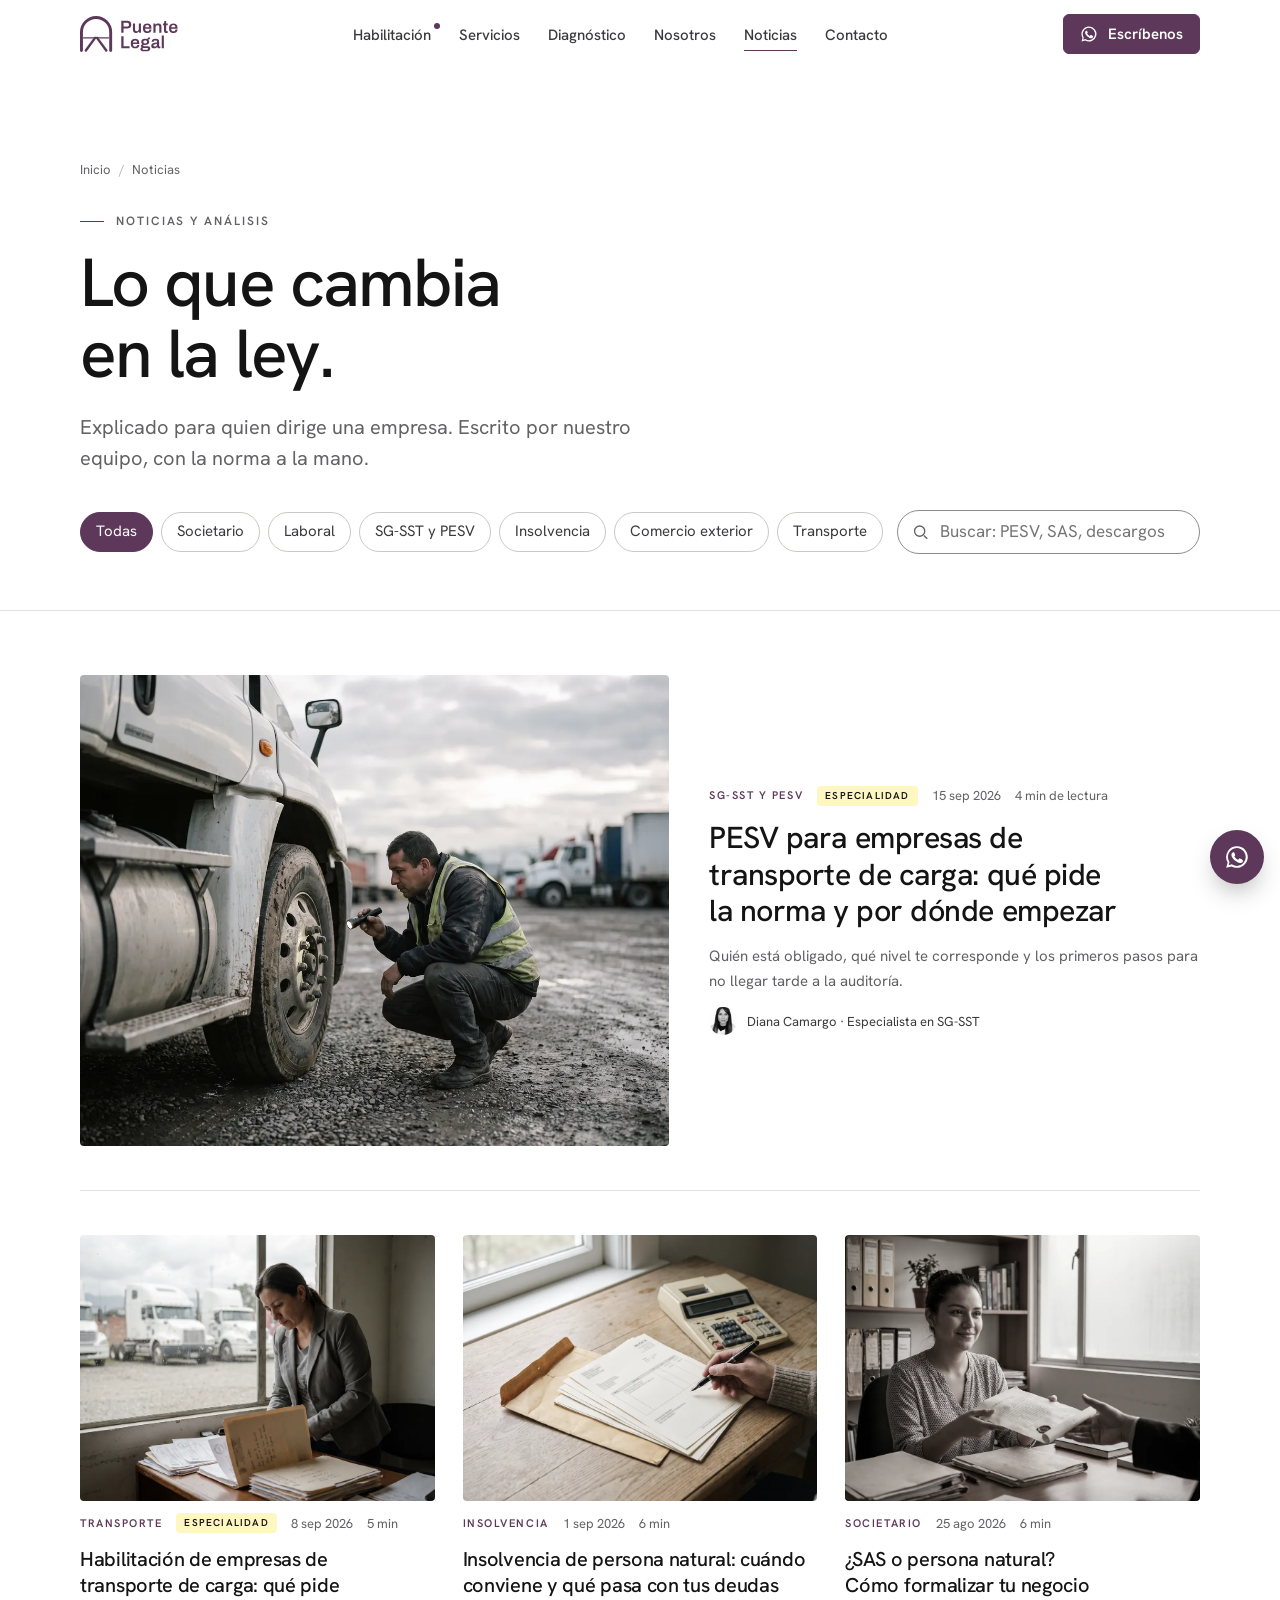
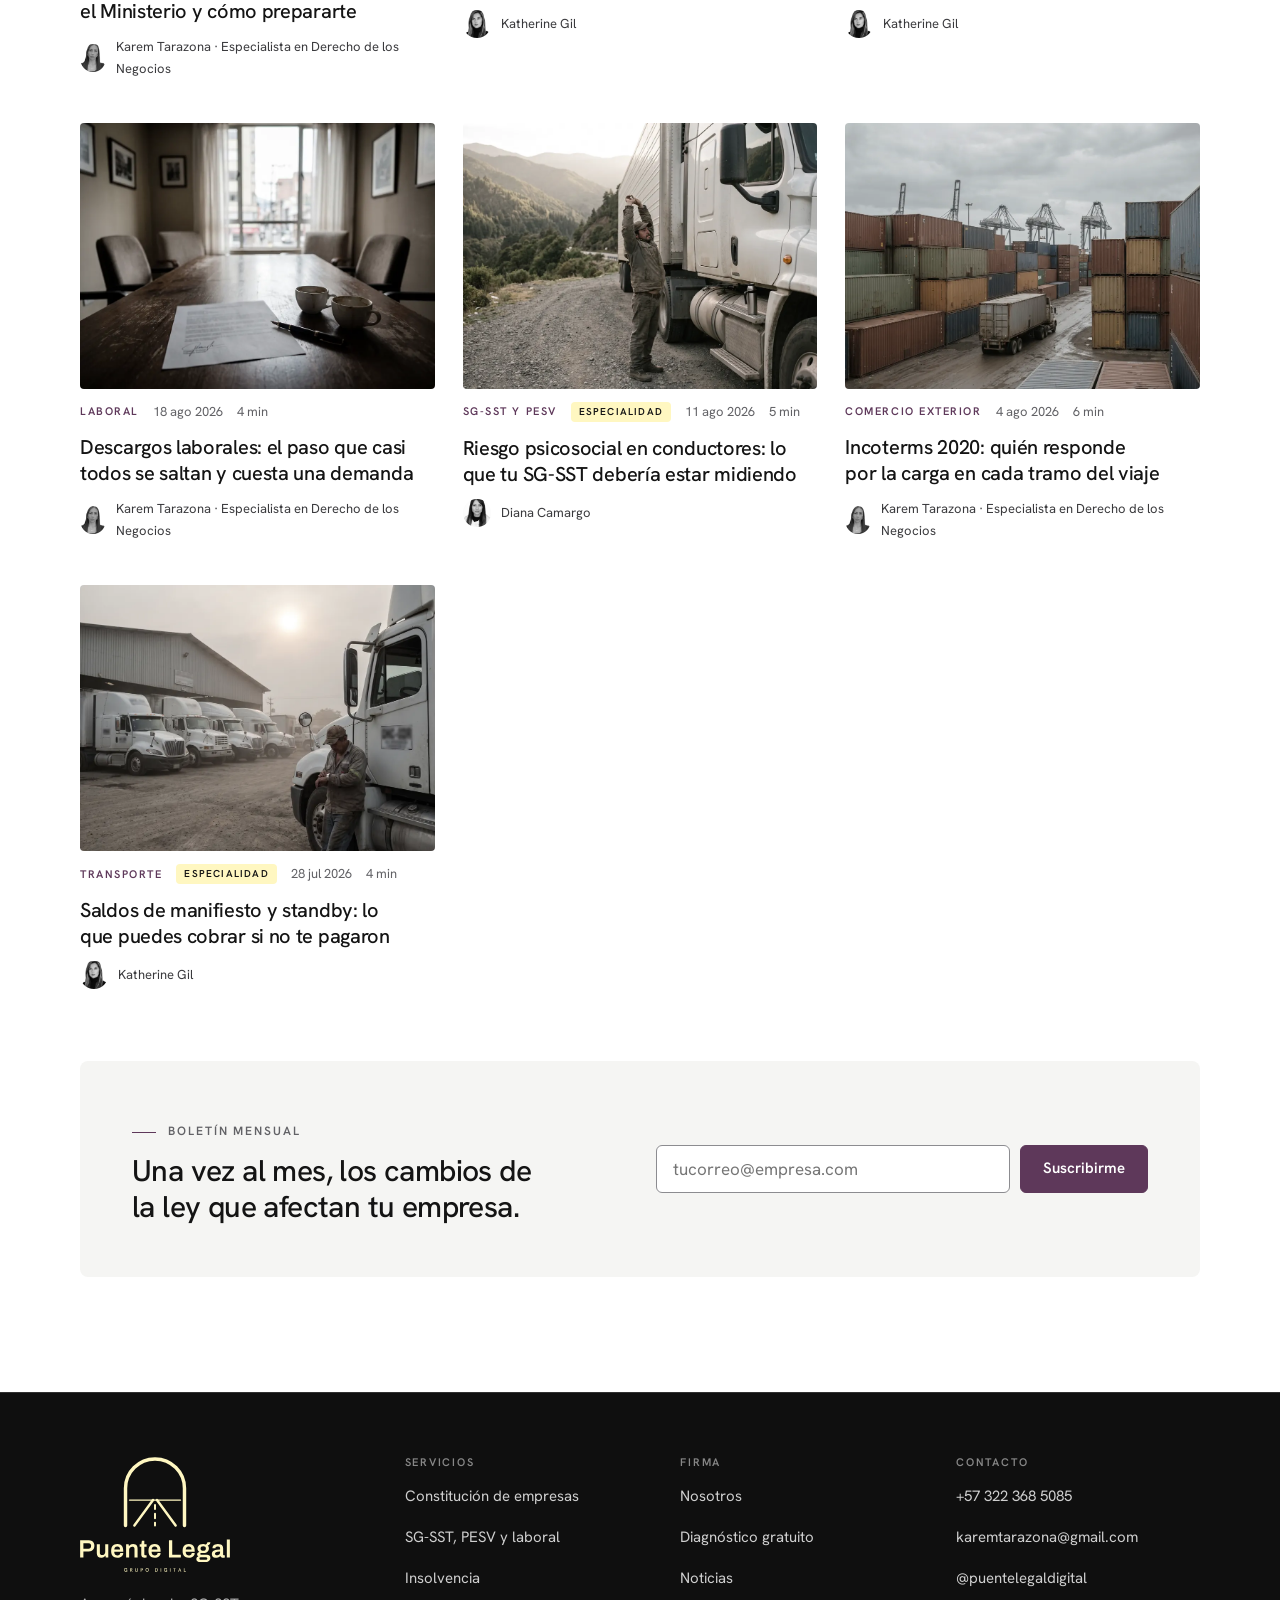
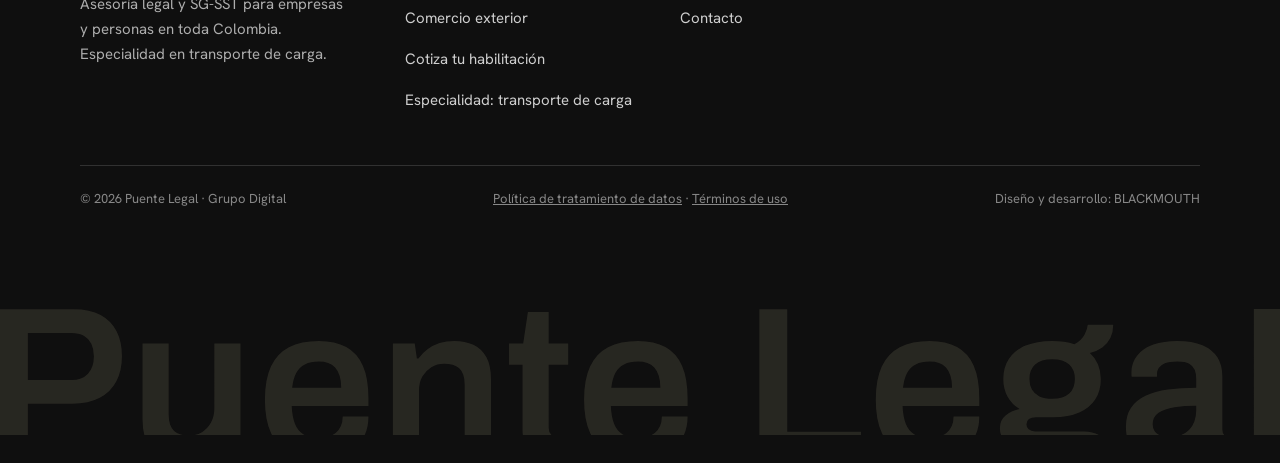
<file: noticias/index.html>
<!doctype html>
<html lang="es-CO">
<head>
<meta charset="utf-8">
<meta name="viewport" content="width=device-width, initial-scale=1, viewport-fit=cover">
<title>Noticias legales para empresas en Colombia | Puente Legal</title>
<meta name="description" content="Cambios en la ley societaria, laboral, SG-SST, insolvencia, comercio exterior y transporte, explicados para tu empresa por el equipo de Puente Legal.">
<link rel="canonical" href="https://www.puentelegal.com.co/noticias/">
<meta name="theme-color" content="#FFFFFF">
<meta property="og:type" content="website">
<meta property="og:locale" content="es_CO">
<meta property="og:site_name" content="Puente Legal">
<meta property="og:title" content="Noticias y análisis · Puente Legal">
<meta property="og:description" content="Lo que cambia en la ley, explicado para tu empresa.">
<meta property="og:url" content="https://www.puentelegal.com.co/noticias/">
<meta property="og:image" content="https://www.puentelegal.com.co/assets/img/og.jpg">
<meta name="twitter:card" content="summary_large_image">
<link rel="icon" href="../assets/img/favicon.svg" type="image/svg+xml">
<script>document.documentElement.classList.add("js")</script>
<link rel="preconnect" href="https://fonts.googleapis.com">
<link rel="preconnect" href="https://fonts.gstatic.com" crossorigin>
<link rel="stylesheet" href="https://fonts.googleapis.com/css2?family=Hanken+Grotesk:wght@400;500;600;700&display=swap">
<link rel="stylesheet" href="../assets/site.css">
<script type="application/ld+json">
{
  "@context": "https://schema.org",
  "@graph": [
    { "@type": "Blog", "@id": "https://www.puentelegal.com.co/noticias/#blog", "name": "Noticias y análisis · Puente Legal", "url": "https://www.puentelegal.com.co/noticias/", "inLanguage": "es-CO",
      "publisher": { "@id": "https://www.puentelegal.com.co/#firma", "@type": "LegalService", "name": "Puente Legal · Grupo Digital", "url": "https://www.puentelegal.com.co/" },
      "blogPost": [
        { "@type": "BlogPosting", "headline": "PESV para empresas de transporte de carga: qué pide la norma y por dónde empezar", "url": "https://www.puentelegal.com.co/noticias/pesv-empresas-transporte-carga/", "datePublished": "2026-09-15", "author": { "@id": "https://www.puentelegal.com.co/#diana-camargo", "@type": "Person", "name": "Diana Camargo", "url": "https://www.puentelegal.com.co/nosotros/#diana-camargo" } }
      ] },
    { "@type": "BreadcrumbList", "itemListElement": [
      { "@type": "ListItem", "position": 1, "name": "Inicio", "item": "https://www.puentelegal.com.co/" },
      { "@type": "ListItem", "position": 2, "name": "Noticias", "item": "https://www.puentelegal.com.co/noticias/" } ] }
  ]
}
</script>
</head>
<body>
<a class="skip" href="#main">Saltar al contenido</a>

<header class="site-header">
  <div class="wrap nav">
    <a class="brand" href="../" aria-label="Puente Legal, inicio">
      <img src="../assets/img/camino-lockup-ciruela.svg" alt="Puente Legal · Grupo Digital" width="402" height="148">
    </a>
    <nav aria-label="Principal">
    <ul class="nav-links" id="menu">
      <li><a href="../habilitacion-transporte-de-carga/" class="nav-star">Habilitación</a></li>
      <li><a href="../servicios/">Servicios</a></li>
      <li><a href="../diagnostico/">Diagnóstico</a></li>
      <li><a href="../nosotros/">Nosotros</a></li>
      <li><a href="../noticias/" aria-current="page">Noticias</a></li>
      <li><a href="../contacto/">Contacto</a></li>
      <li class="only-sm"><a class="btn" href="https://wa.me/573223685085" data-wa="Hola, Puente Legal. Quiero una asesoría." data-conv="whatsapp" data-loc="menu"><svg class="i" aria-hidden="true" focusable="false"><use href="#i-whatsapp"/></svg> Escríbenos por WhatsApp</a></li>
    </ul>
    </nav>
    <div class="nav-cta">
      <a class="btn btn-hide-sm" href="https://wa.me/573223685085" data-wa="Hola, Puente Legal. Quiero una asesoría." data-conv="whatsapp" data-loc="header"><svg class="i" aria-hidden="true" focusable="false"><use href="#i-whatsapp"/></svg> Escríbenos</a>
      <button class="menu-btn" type="button" aria-expanded="false" aria-controls="menu" aria-label="Abrir menú">
        <svg width="20" height="20" viewBox="0 0 20 20" aria-hidden="true"><path d="M2 6h16M2 14h16" stroke="currentColor" stroke-width="1.6"/></svg>
      </button>
    </div>
  </div>
  
</header>
<svg width="0" height="0" style="position:absolute" aria-hidden="true" focusable="false">
  <symbol id="iso-sym" viewBox="34 30 132 148">
    <g fill="none" stroke="currentColor" stroke-linecap="round" stroke-linejoin="round">
      <path d="M40 172V96a60 60 0 0 1 120 0v76" stroke-width="12"/><path d="M48 120h104" stroke-width="5"/>
      <path d="M58 172 96 120M142 172 104 120" stroke-width="10"/>
    </g>
  </symbol>
  <symbol id="i-empresa" viewBox="0 0 24 24"><rect x="5" y="3" width="14" height="18" rx="1" pathLength="1"/><path d="M9 7h2M13 7h2M9 11h2M13 11h2M10 21v-4h4v4M3 21h18" pathLength="1"/></symbol>
  <symbol id="i-casco" viewBox="0 0 24 24"><path d="M3 18h18M5 18v-2.5a7 7 0 0 1 14 0V18M10 8.8V6h4v2.8" pathLength="1"/></symbol>
  <symbol id="i-recupera" viewBox="0 0 24 24"><path d="M3 6c3 0 4 10 9 10s6-6 8-8M16 7.5h4v4" pathLength="1"/></symbol>
  <symbol id="i-globo" viewBox="0 0 24 24"><circle cx="12" cy="12" r="9" pathLength="1"/><path d="M3 12h18M12 3a14 14 0 0 1 0 18M12 3a14 14 0 0 0 0 18" pathLength="1"/></symbol>
  <symbol id="i-arco" viewBox="0 0 24 24"><path d="M4 21V11a8 8 0 0 1 16 0v10M8.5 21v-9a3.5 3.5 0 0 1 7 0v9" pathLength="1"/></symbol>
  <symbol id="i-chevron" viewBox="0 0 24 24"><path d="M9 6l6 6-6 6"/></symbol>
  <symbol id="i-flecha" viewBox="0 0 24 24"><path d="M4 12h15M13 6l6 6-6 6"/></symbol>
  <symbol id="i-check" viewBox="0 0 24 24"><path d="M5 12.5l4.5 4.5L19 7.5"/></symbol>
  <symbol id="i-mas" viewBox="0 0 24 24"><path d="M5 12h14"/><path d="M12 5v14"/></symbol>
  <symbol id="i-camion" viewBox="0 0 24 24"><path d="M2.5 6h11v10h-11zM13.5 9.5H18l3.5 3.5V16h-8" pathLength="1"/><circle cx="6.5" cy="17.5" r="1.8" pathLength="1"/><circle cx="17.5" cy="17.5" r="1.8" pathLength="1"/></symbol>
  <symbol id="i-habilitacion" viewBox="0 0 24 24"><path d="M14 3H6v18h12V7zM14 3v4h4" pathLength="1"/><circle cx="12" cy="13.5" r="2.5" pathLength="1"/><path d="M10.6 15.6L10 19l2-1 2 1-.6-3.4" pathLength="1"/></symbol>
  <symbol id="i-lupa" viewBox="0 0 24 24"><circle cx="10.5" cy="10.5" r="6.5" pathLength="1"/><path d="M15.3 15.3L21 21M8 10.5h5" pathLength="1"/></symbol>
  <symbol id="i-saldo" viewBox="0 0 24 24"><path d="M14 3H6v18h12V7zM14 3v4h4" pathLength="1"/><path d="M12 10v7M14 11.2c-.4-.6-1.1-.9-2-.9-1.1 0-2 .6-2 1.4 0 1.9 4 1 4 2.9 0 .8-.9 1.4-2 1.4-.9 0-1.7-.4-2.1-1" pathLength="1"/></symbol>
  <symbol id="i-volante" viewBox="0 0 24 24"><circle cx="12" cy="12" r="9" pathLength="1"/><circle cx="12" cy="12" r="2" pathLength="1"/><path d="M3.5 10.5l6.5 1M20.5 10.5l-6.5 1M12 14v7" pathLength="1"/></symbol>
  <symbol id="i-doc" viewBox="0 0 24 24"><path d="M14 3H6v18h12V7zM14 3v4h4M9 11h6M9 14.5h6M9 18h4" pathLength="1"/></symbol>
  <symbol id="i-escudo" viewBox="0 0 24 24"><path d="M12 3l7 3v5c0 4.5-3 8.3-7 10-4-1.7-7-5.5-7-10V6z" pathLength="1"/><path d="M9 12l2 2 4-4" pathLength="1"/></symbol>
  <symbol id="i-balanza" viewBox="0 0 24 24"><path d="M12 4v16M8 20h8M5 7h14M5 7l-2.5 6a2.5 2.5 0 0 0 5 0zM19 7l-2.5 6a2.5 2.5 0 0 0 5 0z" pathLength="1"/></symbol>
  <symbol id="i-chat" viewBox="0 0 24 24"><path d="M4 5h16v11H9l-5 4z" pathLength="1"/><path d="M8 9.5h8M8 12.5h5" pathLength="1"/></symbol>
  <symbol id="i-telefono" viewBox="0 0 24 24"><path d="M5 3h4l2 5-2.5 1.5a11 11 0 0 0 6 6L16 13l5 2v4a2 2 0 0 1-2 2A16 16 0 0 1 3 5a2 2 0 0 1 2-2Z"/></symbol>
  <symbol id="i-correo" viewBox="0 0 24 24"><path d="M3 6h18v12H3zM3 6l9 7 9-7"/></symbol>
  <symbol id="i-instagram" viewBox="0 0 24 24"><rect x="3" y="3" width="18" height="18" rx="5"/><circle cx="12" cy="12" r="4"/><circle cx="17.5" cy="6.5" r=".6"/></symbol>
  <symbol id="i-whatsapp" viewBox="0 0 24 24"><path fill="currentColor" stroke="none" d="M12 2a10 10 0 0 0-8.6 15.1L2 22l5-1.3A10 10 0 1 0 12 2Zm0 18.2c-1.6 0-3.1-.4-4.4-1.2l-.3-.2-3 .8.8-2.9-.2-.3A8.2 8.2 0 1 1 12 20.2Zm4.5-6.1c-.2-.1-1.5-.7-1.7-.8-.2-.1-.4-.1-.6.1l-.8 1c-.1.2-.3.2-.5.1a6.7 6.7 0 0 1-3.3-2.9c-.2-.4.2-.4.7-1.3.1-.2 0-.3 0-.4l-.8-1.8c-.2-.5-.4-.4-.6-.4h-.5a1 1 0 0 0-.7.3 3 3 0 0 0-.9 2.2 5.2 5.2 0 0 0 1.1 2.7 11.8 11.8 0 0 0 4.5 4c1.7.7 2.3.8 3.2.6.5-.1 1.5-.6 1.7-1.2.2-.6.2-1.1.1-1.2l-.5-.3Z"/></symbol>
</svg>

<main id="main">
<section class="page-hero s-blanco" aria-labelledby="h1">
  <div class="wrap">
    <ol class="crumbs"><li><a href="../">Inicio</a></li><li aria-current="page">Noticias</li></ol>
    <p class="eyebrow">Noticias y análisis</p>
    <h1 id="h1" class="display" style="font-size:var(--t-3xl);margin-top:18px;max-width:14ch" data-split="words" data-split-load>Lo que cambia<br>en la ley.</h1>
    <p class="lead fade-in" style="margin-top:22px;color:var(--gris-texto)">Explicado para quien dirige una empresa. Escrito por nuestro equipo, con la norma a la mano.</p>
    <div class="news-tools">
      <div class="cats" role="group" aria-label="Filtrar por categoría">
        <button aria-pressed="true" data-cat="todas">Todas</button>
        <button aria-pressed="false" data-cat="societario">Societario</button>
        <button aria-pressed="false" data-cat="laboral">Laboral</button>
        <button aria-pressed="false" data-cat="sst-pesv">SG-SST y PESV</button>
        <button aria-pressed="false" data-cat="insolvencia">Insolvencia</button>
        <button aria-pressed="false" data-cat="comercio-exterior">Comercio exterior</button>
        <button aria-pressed="false" data-cat="transporte">Transporte</button>
      </div>
      <label class="search" for="news-q">
        <span class="sr-only">Buscar en noticias</span>
        <svg viewBox="0 0 20 20" aria-hidden="true"><circle cx="9" cy="9" r="6" fill="none" stroke="currentColor" stroke-width="1.6"/><path d="M14 14l4 4" stroke="currentColor" stroke-width="1.6"/></svg>
        <input id="news-q" type="search" placeholder="Buscar: PESV, SAS, descargos…" autocomplete="off">
      </label>
    </div>
  </div>
</section>

<section class="band s-blanco" style="padding-top:64px" aria-label="Artículos">
  <div class="wrap">
    <h2 class="sr-only">Artículos</h2>
    <div class="all-news" id="news-list">
      <a class="card feature" data-cat="sst-pesv transporte" href="pesv-empresas-transporte-carga/">
        <div class="card-media"><img src="../assets/img/fotos/n-pesv.webp" alt="Conductor revisando las llantas de su tractocamión antes de salir a ruta" width="1200" height="896" loading="lazy" decoding="async"></div>
        <div style="display:grid;gap:14px">
          <div class="card-meta"><span class="card-cat">SG-SST y PESV</span><span class="badge-t">Especialidad</span><time datetime="2026-09-15">15 sep 2026</time><span>4 min de lectura</span></div>
          <h3 class="h3" style="color:inherit">PESV para empresas de transporte de carga: qué pide la norma y por dónde empezar</h3>
          <p>Quién está obligado, qué nivel te corresponde y los primeros pasos para no llegar tarde a la auditoría.</p>
          <span class="card-author"><img src="../assets/team/diana-camargo.webp" alt="" width="30" height="30">Diana Camargo · Especialista en SG-SST</span>
        </div>
      </a>
      <a class="card" data-cat="transporte" href="pesv-empresas-transporte-carga/">
        <div class="card-media"><img src="../assets/img/fotos/n-habilitacion.webp" alt="Gerente de una transportadora revisando los documentos de habilitación" width="1000" height="747" loading="lazy" decoding="async"></div>
        <div class="card-meta"><span class="card-cat">Transporte</span><span class="badge-t">Especialidad</span><time datetime="2026-09-08">8 sep 2026</time><span>5 min</span></div>
        <h3>Habilitación de empresas de transporte de carga: qué pide el Ministerio y cómo prepararte</h3>
        <span class="card-author"><img src="../assets/team/karem-tarazona.webp" alt="" width="30" height="30" loading="lazy">Karem Tarazona · Especialista en Derecho de los Negocios</span>
      </a>
      <a class="card" data-cat="insolvencia" href="pesv-empresas-transporte-carga/">
        <div class="card-media"><img src="../assets/img/fotos/n-insolvencia.webp" alt="Facturas y calculadora sobre un escritorio" width="1000" height="747" loading="lazy" decoding="async"></div>
        <div class="card-meta"><span class="card-cat">Insolvencia</span><time datetime="2026-09-01">1 sep 2026</time><span>6 min</span></div>
        <h3>Insolvencia de persona natural: cuándo conviene y qué pasa con tus deudas</h3>
        <span class="card-author"><img src="../assets/team/katherine-gil.webp" alt="" width="30" height="30" loading="lazy">Katherine Gil</span>
      </a>
      <a class="card" data-cat="societario" href="pesv-empresas-transporte-carga/">
        <div class="card-media"><img src="../assets/img/fotos/n-sas.webp" alt="Emprendedora recibiendo su certificado de Cámara de Comercio" width="1000" height="747" loading="lazy" decoding="async"></div>
        <div class="card-meta"><span class="card-cat">Societario</span><time datetime="2026-08-25">25 ago 2026</time><span>6 min</span></div>
        <h3>¿SAS o persona natural? Cómo formalizar tu negocio</h3>
        <span class="card-author"><img src="../assets/team/katherine-gil.webp" alt="" width="30" height="30" loading="lazy">Katherine Gil</span>
      </a>
      <a class="card" data-cat="laboral" href="pesv-empresas-transporte-carga/">
        <div class="card-media"><img src="../assets/img/fotos/n-descargos.webp" alt="Sala de reuniones con un acta firmada sobre la mesa" width="1000" height="747" loading="lazy" decoding="async"></div>
        <div class="card-meta"><span class="card-cat">Laboral</span><time datetime="2026-08-18">18 ago 2026</time><span>4 min</span></div>
        <h3>Descargos laborales: el paso que casi todos se saltan y cuesta una demanda</h3>
        <span class="card-author"><img src="../assets/team/karem-tarazona.webp" alt="" width="30" height="30" loading="lazy">Karem Tarazona · Especialista en Derecho de los Negocios</span>
      </a>
      <a class="card" data-cat="sst-pesv transporte" href="pesv-empresas-transporte-carga/">
        <div class="card-media"><img src="../assets/img/fotos/n-pausa.webp" alt="Conductor en pausa activa junto a su tractocamión" width="1000" height="747" loading="lazy" decoding="async"></div>
        <div class="card-meta"><span class="card-cat">SG-SST y PESV</span><span class="badge-t">Especialidad</span><time datetime="2026-08-11">11 ago 2026</time><span>5 min</span></div>
        <h3>Riesgo psicosocial en conductores: lo que tu SG-SST debería estar midiendo</h3>
        <span class="card-author"><img src="../assets/team/diana-camargo.webp" alt="" width="30" height="30" loading="lazy">Diana Camargo</span>
      </a>
      <a class="card" data-cat="comercio-exterior" href="pesv-empresas-transporte-carga/">
        <div class="card-media"><img src="../assets/img/fotos/n-puerto.webp" alt="Contenedores y grúas en el patio de un puerto" width="1000" height="747" loading="lazy" decoding="async"></div>
        <div class="card-meta"><span class="card-cat">Comercio exterior</span><time datetime="2026-08-04">4 ago 2026</time><span>6 min</span></div>
        <h3>Incoterms 2020: quién responde por la carga en cada tramo del viaje</h3>
        <span class="card-author"><img src="../assets/team/karem-tarazona.webp" alt="" width="30" height="30" loading="lazy">Karem Tarazona · Especialista en Derecho de los Negocios</span>
      </a>
      <a class="card" data-cat="transporte" href="pesv-empresas-transporte-carga/">
        <div class="card-media"><img src="../assets/img/fotos/n-standby.webp" alt="Tractocamiones esperando turno frente a una bodega de cargue" width="1000" height="747" loading="lazy" decoding="async"></div>
        <div class="card-meta"><span class="card-cat">Transporte</span><span class="badge-t">Especialidad</span><time datetime="2026-07-28">28 jul 2026</time><span>4 min</span></div>
        <h3>Saldos de manifiesto y standby: lo que puedes cobrar si no te pagaron</h3>
        <span class="card-author"><img src="../assets/team/katherine-gil.webp" alt="" width="30" height="30" loading="lazy">Katherine Gil</span>
      </a>
      <p id="news-count" class="sr-only" aria-live="polite"></p>
      <p class="empty" id="news-empty" hidden>Aún no hay artículos aquí. ¿Tienes una pregunta? Puede ser el próximo.</p>
    </div>

    <div class="newsletter s-gris rv" style="margin-top:72px">
      <div>
        <p class="eyebrow">Boletín mensual</p>
        <h2 class="h3" style="margin-top:12px;color:inherit">Una vez al mes, los cambios de la ley que afectan tu empresa.</h2>
      </div>
      <form data-demo id="form-boletin">
        <label class="sr-only" for="nl-mail">Tu correo</label>
        <input id="nl-mail" type="email" placeholder="tucorreo@empresa.com" autocomplete="email" required>
        <button class="btn btn-ciruela" type="submit">Suscribirme</button>
        <p class="form-ok" role="status" tabindex="-1" hidden style="flex-basis:100%">Listo. Te llega el próximo boletín. (Modo demostración.)</p>
      </form>
    </div>
  </div>
</section>
</main>

<footer class="site-footer s-negro">
  <div class="wrap">
    <div class="foot-grid">
      <div>
        <img src="../assets/img/camino-full-crema.svg" alt="Puente Legal · Grupo Digital" width="442" height="341" loading="lazy">
        <p class="muted" style="margin-top:20px;font-size:var(--t-sm);max-width:34ch">Asesoría legal y SG-SST para empresas y personas en toda Colombia. Especialidad en transporte de carga.</p>
      </div>
      <nav aria-label="Servicios">
        <h2>Servicios</h2>
        <ul>
          <li><a href="../servicios/constitucion-de-empresas/">Constitución de empresas</a></li>
          <li><a href="../servicios/sst-pesv-laboral/">SG-SST, PESV y laboral</a></li>
          <li><a href="../servicios/insolvencia/">Insolvencia</a></li>
          <li><a href="../servicios/comercio-exterior/">Comercio exterior</a></li>
          <li><a href="../habilitacion-transporte-de-carga/">Cotiza tu habilitación</a></li>
          <li><a href="../transporte-de-carga/">Especialidad: transporte de carga</a></li>
        </ul>
      </nav>
      <nav aria-label="Firma">
        <h2>Firma</h2>
        <ul>
          <li><a href="../nosotros/">Nosotros</a></li>
          <li><a href="../diagnostico/">Diagnóstico gratuito</a></li>
          <li><a href="../noticias/">Noticias</a></li>
          <li><a href="../contacto/">Contacto</a></li>
        </ul>
      </nav>
      <div>
        <h2>Contacto</h2>
        <ul>
          <li><a href="tel:+573223685085">+57 322 368 5085</a></li>
          <li><a href="mailto:karemtarazona@gmail.com">karemtarazona@gmail.com</a></li>
          <li><a href="https://www.instagram.com/puentelegaldigital/" target="_blank" rel="noopener">@puentelegaldigital</a></li>
        </ul>
      </div>
    </div>
    <div class="foot-legal">
      <span>© <span data-year>2026</span> Puente Legal · Grupo Digital</span>
      <span><a href="#">Política de tratamiento de datos</a> · <a href="#">Términos de uso</a></span>
      <span>Diseño y desarrollo: BLACKMOUTH</span>
    </div>
  </div>
  <div class="foot-mark" data-draw="through" aria-hidden="true"><img src="../assets/img/camino-wordmark-crema.svg" alt="" width="1194" height="174" loading="lazy" data-ty="0:60;.42:0"></div>
</footer>

<a class="wa-float" href="https://wa.me/573223685085" data-wa="Hola, Puente Legal. Vengo de la sección de noticias y quiero una asesoría." data-conv="whatsapp" data-loc="flotante" aria-label="Escríbenos por WhatsApp"><svg class="" aria-hidden="true" focusable="false"><use href="#i-whatsapp"/></svg></a>
<script src="../assets/site.js" defer></script>
</body>
</html>
</file>
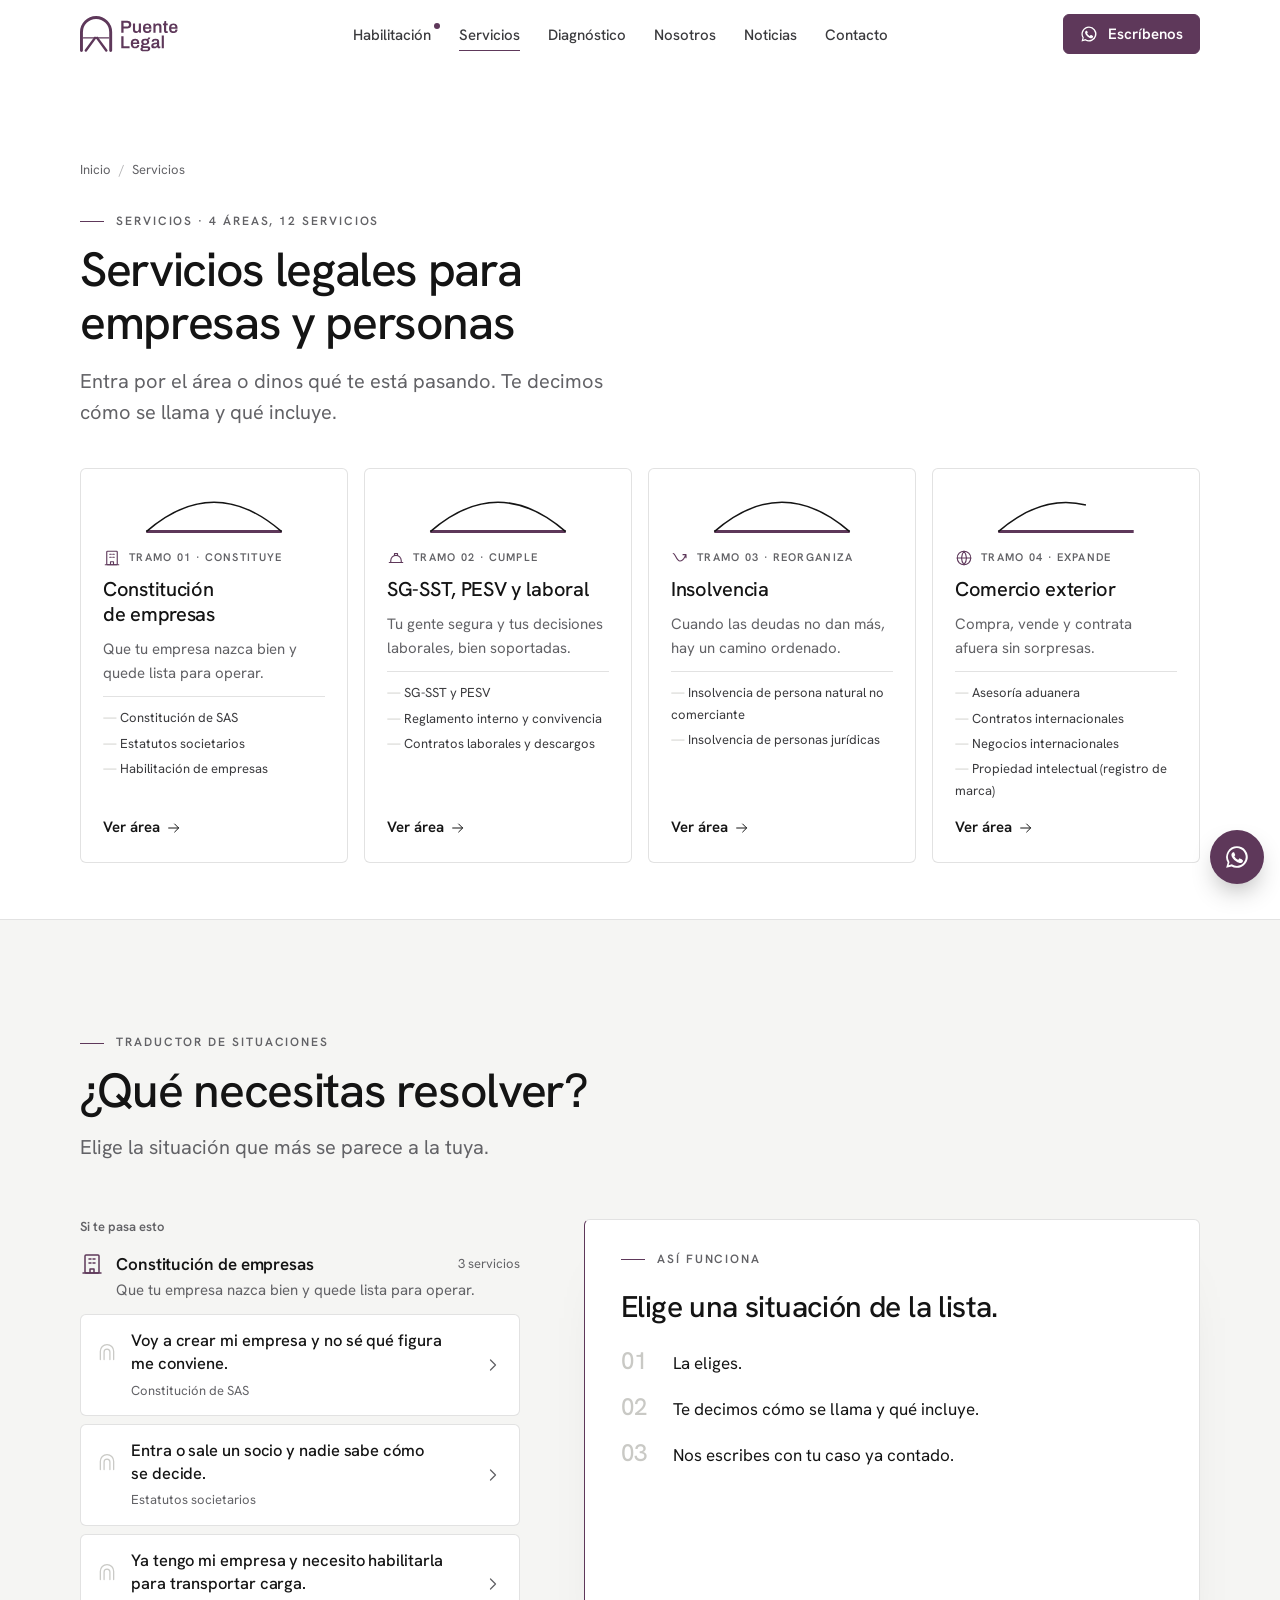
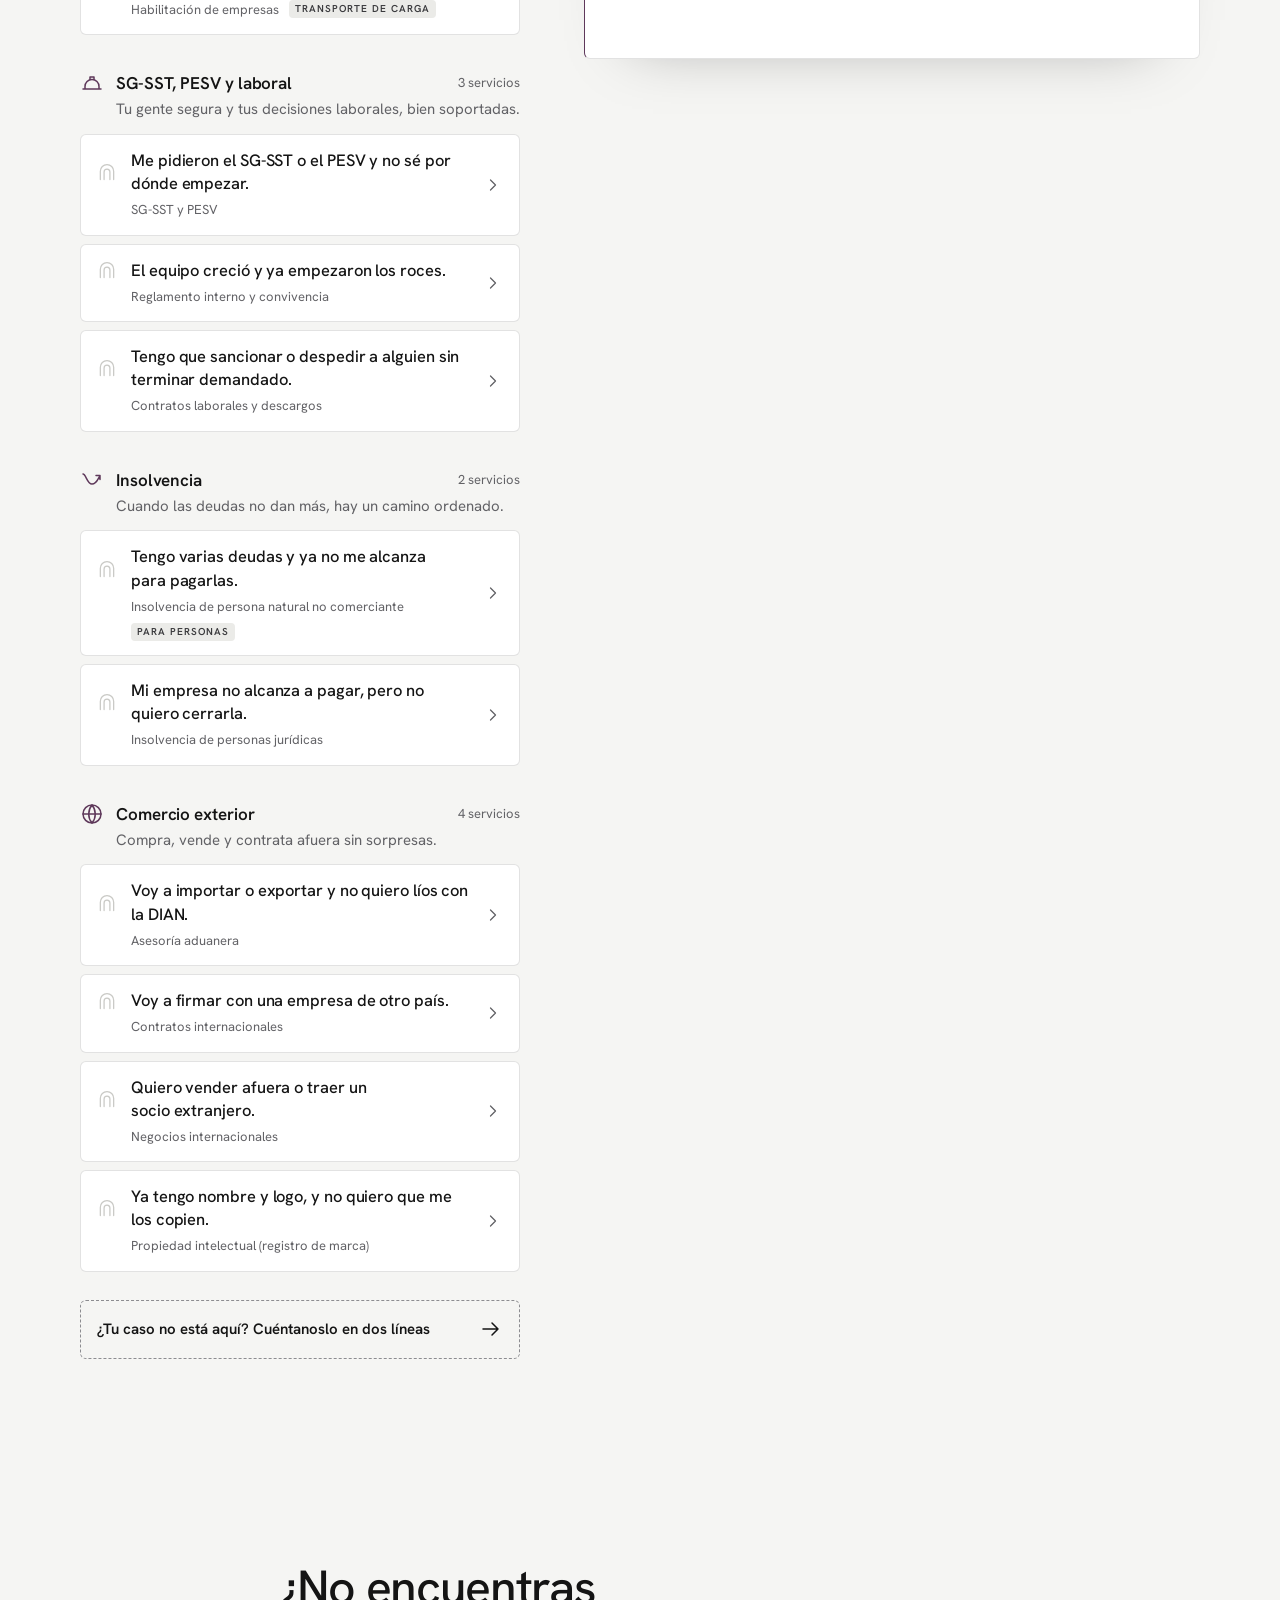
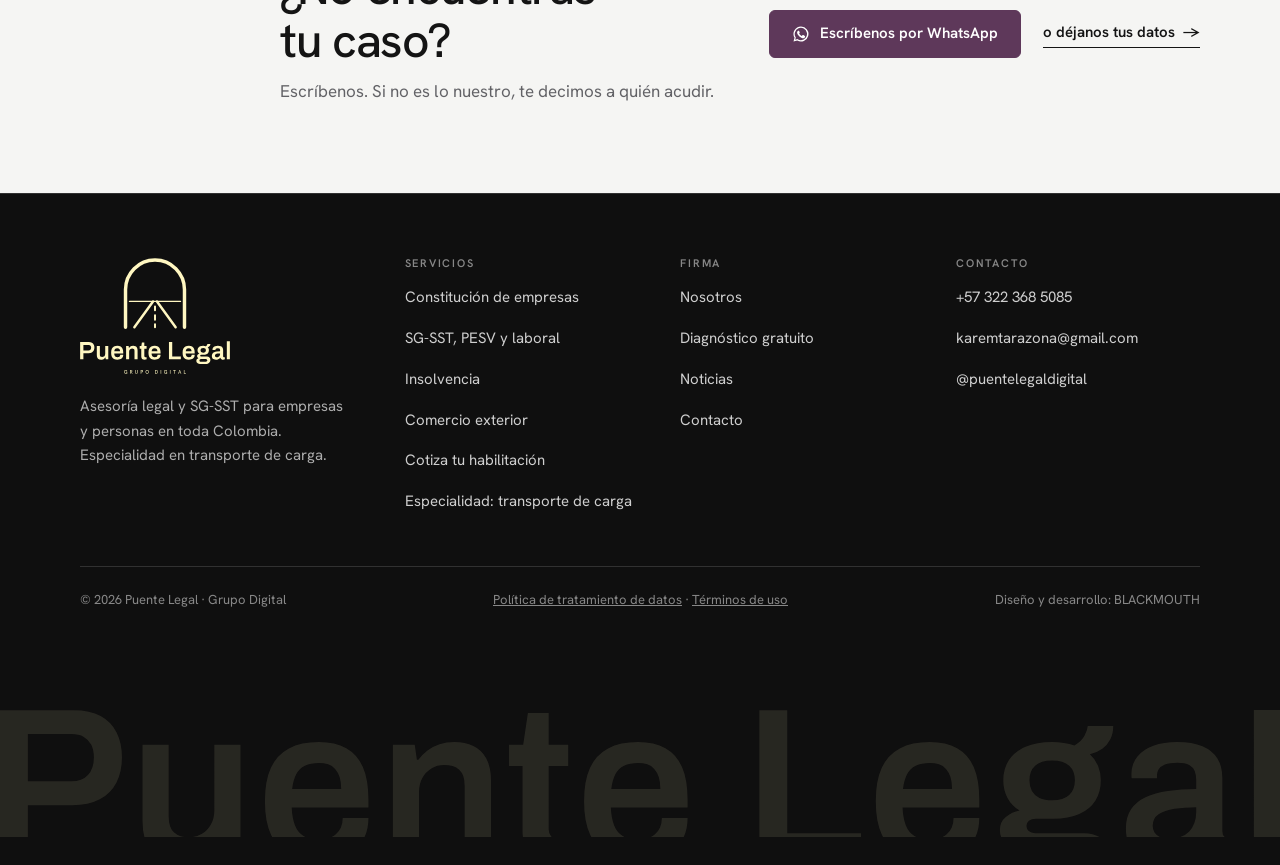
<file: servicios/index.html>
<!doctype html>
<html lang="es-CO">
<head>
<meta charset="utf-8">
<meta name="viewport" content="width=device-width, initial-scale=1, viewport-fit=cover">
<title>Servicios legales para empresas y personas | Puente Legal</title>
<meta name="description" content="Constitución de empresas, SG-SST y PESV, laboral, insolvencia y comercio exterior. Encuentra el servicio según lo que te está pasando.">
<link rel="canonical" href="https://www.puentelegal.com.co/servicios/">
<meta name="theme-color" content="#FFFFFF">
<meta property="og:type" content="website">
<meta property="og:locale" content="es_CO">
<meta property="og:site_name" content="Puente Legal">
<meta property="og:title" content="Servicios legales para empresas y personas | Puente Legal">
<meta property="og:description" content="Constitución de empresas, SG-SST y PESV, laboral, insolvencia y comercio exterior. Encuentra el servicio según lo que te está pasando.">
<meta property="og:url" content="https://www.puentelegal.com.co/servicios/">
<meta property="og:image" content="https://www.puentelegal.com.co/assets/img/og.jpg">
<meta property="og:image:width" content="1200">
<meta property="og:image:height" content="630">
<meta name="twitter:card" content="summary_large_image">
<link rel="icon" href="../assets/img/favicon.svg" type="image/svg+xml">
<script>document.documentElement.classList.add("js")</script>
<link rel="preconnect" href="https://fonts.googleapis.com">
<link rel="preconnect" href="https://fonts.gstatic.com" crossorigin>
<link rel="stylesheet" href="https://fonts.googleapis.com/css2?family=Hanken+Grotesk:wght@400;500;600;700&display=swap">
<link rel="stylesheet" href="../assets/site.css">
<script type="application/ld+json">
{
 "@context": "https://schema.org",
 "@graph": [
  {
   "@type": "BreadcrumbList",
   "itemListElement": [
    {
     "@type": "ListItem",
     "position": 1,
     "name": "Inicio",
     "item": "https://www.puentelegal.com.co/"
    },
    {
     "@type": "ListItem",
     "position": 2,
     "name": "Servicios"
    }
   ]
  },
  {
   "@type": "CollectionPage",
   "name": "Servicios",
   "url": "https://www.puentelegal.com.co/servicios/",
   "isPartOf": {
    "@id": "https://www.puentelegal.com.co/#web"
   },
   "hasPart": [
    {
     "@type": "WebPage",
     "name": "Constitución de empresas",
     "url": "https://www.puentelegal.com.co/servicios/constitucion-de-empresas/"
    },
    {
     "@type": "WebPage",
     "name": "SG-SST, PESV y laboral",
     "url": "https://www.puentelegal.com.co/servicios/sst-pesv-laboral/"
    },
    {
     "@type": "WebPage",
     "name": "Insolvencia",
     "url": "https://www.puentelegal.com.co/servicios/insolvencia/"
    },
    {
     "@type": "WebPage",
     "name": "Comercio exterior",
     "url": "https://www.puentelegal.com.co/servicios/comercio-exterior/"
    }
   ]
  }
 ]
}
</script>
</head>
<body>
<a class="skip" href="#main">Saltar al contenido</a>
<header class="site-header">
  <div class="wrap nav">
    <a class="brand" href="../" aria-label="Puente Legal, inicio">
      <img src="../assets/img/camino-lockup-ciruela.svg" alt="Puente Legal · Grupo Digital" width="402" height="148">
    </a>
    <nav aria-label="Principal">
    <ul class="nav-links" id="menu">
      <li><a href="../habilitacion-transporte-de-carga/" class="nav-star">Habilitación</a></li>
      <li><a href="../servicios/" aria-current="page">Servicios</a></li>
      <li><a href="../diagnostico/">Diagnóstico</a></li>
      <li><a href="../nosotros/">Nosotros</a></li>
      <li><a href="../noticias/">Noticias</a></li>
      <li><a href="../contacto/">Contacto</a></li>
      <li class="only-sm"><a class="btn" href="https://wa.me/573223685085" data-wa="Hola, Puente Legal. Quiero una asesoría." data-conv="whatsapp" data-loc="menu"><svg class="i" aria-hidden="true" focusable="false"><use href="#i-whatsapp"/></svg> Escríbenos por WhatsApp</a></li>
    </ul>
    </nav>
    <div class="nav-cta">
      <a class="btn btn-hide-sm" href="https://wa.me/573223685085" data-wa="Hola, Puente Legal. Quiero una asesoría." data-conv="whatsapp" data-loc="header"><svg class="i" aria-hidden="true" focusable="false"><use href="#i-whatsapp"/></svg> Escríbenos</a>
      <button class="menu-btn" type="button" aria-expanded="false" aria-controls="menu" aria-label="Abrir menú">
        <svg width="20" height="20" viewBox="0 0 20 20" aria-hidden="true"><path d="M2 6h16M2 14h16" stroke="currentColor" stroke-width="1.6"/></svg>
      </button>
    </div>
  </div>
  
</header>
<svg width="0" height="0" style="position:absolute" aria-hidden="true" focusable="false">
  <symbol id="iso-sym" viewBox="34 30 132 148">
    <g fill="none" stroke="currentColor" stroke-linecap="round" stroke-linejoin="round">
      <path d="M40 172V96a60 60 0 0 1 120 0v76" stroke-width="12"/><path d="M48 120h104" stroke-width="5"/>
      <path d="M58 172 96 120M142 172 104 120" stroke-width="10"/>
    </g>
  </symbol>
  <symbol id="i-empresa" viewBox="0 0 24 24"><rect x="5" y="3" width="14" height="18" rx="1" pathLength="1"/><path d="M9 7h2M13 7h2M9 11h2M13 11h2M10 21v-4h4v4M3 21h18" pathLength="1"/></symbol>
  <symbol id="i-casco" viewBox="0 0 24 24"><path d="M3 18h18M5 18v-2.5a7 7 0 0 1 14 0V18M10 8.8V6h4v2.8" pathLength="1"/></symbol>
  <symbol id="i-recupera" viewBox="0 0 24 24"><path d="M3 6c3 0 4 10 9 10s6-6 8-8M16 7.5h4v4" pathLength="1"/></symbol>
  <symbol id="i-globo" viewBox="0 0 24 24"><circle cx="12" cy="12" r="9" pathLength="1"/><path d="M3 12h18M12 3a14 14 0 0 1 0 18M12 3a14 14 0 0 0 0 18" pathLength="1"/></symbol>
  <symbol id="i-arco" viewBox="0 0 24 24"><path d="M4 21V11a8 8 0 0 1 16 0v10M8.5 21v-9a3.5 3.5 0 0 1 7 0v9" pathLength="1"/></symbol>
  <symbol id="i-chevron" viewBox="0 0 24 24"><path d="M9 6l6 6-6 6"/></symbol>
  <symbol id="i-flecha" viewBox="0 0 24 24"><path d="M4 12h15M13 6l6 6-6 6"/></symbol>
  <symbol id="i-check" viewBox="0 0 24 24"><path d="M5 12.5l4.5 4.5L19 7.5"/></symbol>
  <symbol id="i-mas" viewBox="0 0 24 24"><path d="M5 12h14"/><path d="M12 5v14"/></symbol>
  <symbol id="i-camion" viewBox="0 0 24 24"><path d="M2.5 6h11v10h-11zM13.5 9.5H18l3.5 3.5V16h-8" pathLength="1"/><circle cx="6.5" cy="17.5" r="1.8" pathLength="1"/><circle cx="17.5" cy="17.5" r="1.8" pathLength="1"/></symbol>
  <symbol id="i-habilitacion" viewBox="0 0 24 24"><path d="M14 3H6v18h12V7zM14 3v4h4" pathLength="1"/><circle cx="12" cy="13.5" r="2.5" pathLength="1"/><path d="M10.6 15.6L10 19l2-1 2 1-.6-3.4" pathLength="1"/></symbol>
  <symbol id="i-lupa" viewBox="0 0 24 24"><circle cx="10.5" cy="10.5" r="6.5" pathLength="1"/><path d="M15.3 15.3L21 21M8 10.5h5" pathLength="1"/></symbol>
  <symbol id="i-saldo" viewBox="0 0 24 24"><path d="M14 3H6v18h12V7zM14 3v4h4" pathLength="1"/><path d="M12 10v7M14 11.2c-.4-.6-1.1-.9-2-.9-1.1 0-2 .6-2 1.4 0 1.9 4 1 4 2.9 0 .8-.9 1.4-2 1.4-.9 0-1.7-.4-2.1-1" pathLength="1"/></symbol>
  <symbol id="i-volante" viewBox="0 0 24 24"><circle cx="12" cy="12" r="9" pathLength="1"/><circle cx="12" cy="12" r="2" pathLength="1"/><path d="M3.5 10.5l6.5 1M20.5 10.5l-6.5 1M12 14v7" pathLength="1"/></symbol>
  <symbol id="i-doc" viewBox="0 0 24 24"><path d="M14 3H6v18h12V7zM14 3v4h4M9 11h6M9 14.5h6M9 18h4" pathLength="1"/></symbol>
  <symbol id="i-escudo" viewBox="0 0 24 24"><path d="M12 3l7 3v5c0 4.5-3 8.3-7 10-4-1.7-7-5.5-7-10V6z" pathLength="1"/><path d="M9 12l2 2 4-4" pathLength="1"/></symbol>
  <symbol id="i-balanza" viewBox="0 0 24 24"><path d="M12 4v16M8 20h8M5 7h14M5 7l-2.5 6a2.5 2.5 0 0 0 5 0zM19 7l-2.5 6a2.5 2.5 0 0 0 5 0z" pathLength="1"/></symbol>
  <symbol id="i-chat" viewBox="0 0 24 24"><path d="M4 5h16v11H9l-5 4z" pathLength="1"/><path d="M8 9.5h8M8 12.5h5" pathLength="1"/></symbol>
  <symbol id="i-telefono" viewBox="0 0 24 24"><path d="M5 3h4l2 5-2.5 1.5a11 11 0 0 0 6 6L16 13l5 2v4a2 2 0 0 1-2 2A16 16 0 0 1 3 5a2 2 0 0 1 2-2Z"/></symbol>
  <symbol id="i-correo" viewBox="0 0 24 24"><path d="M3 6h18v12H3zM3 6l9 7 9-7"/></symbol>
  <symbol id="i-instagram" viewBox="0 0 24 24"><rect x="3" y="3" width="18" height="18" rx="5"/><circle cx="12" cy="12" r="4"/><circle cx="17.5" cy="6.5" r=".6"/></symbol>
  <symbol id="i-whatsapp" viewBox="0 0 24 24"><path fill="currentColor" stroke="none" d="M12 2a10 10 0 0 0-8.6 15.1L2 22l5-1.3A10 10 0 1 0 12 2Zm0 18.2c-1.6 0-3.1-.4-4.4-1.2l-.3-.2-3 .8.8-2.9-.2-.3A8.2 8.2 0 1 1 12 20.2Zm4.5-6.1c-.2-.1-1.5-.7-1.7-.8-.2-.1-.4-.1-.6.1l-.8 1c-.1.2-.3.2-.5.1a6.7 6.7 0 0 1-3.3-2.9c-.2-.4.2-.4.7-1.3.1-.2 0-.3 0-.4l-.8-1.8c-.2-.5-.4-.4-.6-.4h-.5a1 1 0 0 0-.7.3 3 3 0 0 0-.9 2.2 5.2 5.2 0 0 0 1.1 2.7 11.8 11.8 0 0 0 4.5 4c1.7.7 2.3.8 3.2.6.5-.1 1.5-.6 1.7-1.2.2-.6.2-1.1.1-1.2l-.5-.3Z"/></symbol>
</svg>

<main id="main">
<section class="page-hero s-blanco" aria-labelledby="h1">
  <div class="wrap">
    <ol class="crumbs"><li><a href="../">Inicio</a></li><li aria-current="page">Servicios</li></ol>
    <p class="eyebrow">Servicios · 4 áreas, 12 servicios</p>
    <h1 id="h1" class="h1-page" data-split="words">Servicios legales para empresas y personas</h1>
    <p class="lead muted" style="margin-top:16px">Entra por el área o dinos qué te está pasando. Te decimos cómo se llama y qué incluye.</p>
    <div style="margin-top:40px"><div class="acards" data-draw="view"><a class="acard" href="../servicios/constitucion-de-empresas/">
      <svg class="acard-arch" viewBox="0 0 160 52" aria-hidden="true" focusable="false"><path d="M0 48H160" pathLength="1" data-seg="0.00,0.25"/><path d="M0 48C53 2 107 2 160 48" pathLength="1" data-seg="0.10,0.42"/></svg>
      <span class="acard-k"><svg class="i" aria-hidden="true" focusable="false"><use href="#i-empresa"/></svg> Tramo 01 · Constituye</span>
      <h2>Constitución de empresas</h2>
      <p>Que tu empresa nazca bien y quede lista para operar.</p>
      <ul><li>Constitución de SAS</li><li>Estatutos societarios</li><li>Habilitación de empresas</li></ul>
      <span class="acard-go">Ver área <svg class="i i-flecha" aria-hidden="true" focusable="false"><use href="#i-flecha"/></svg></span>
    </a><a class="acard" href="../servicios/sst-pesv-laboral/">
      <svg class="acard-arch" viewBox="0 0 160 52" aria-hidden="true" focusable="false"><path d="M0 48H160" pathLength="1" data-seg="0.14,0.39"/><path d="M0 48C53 2 107 2 160 48" pathLength="1" data-seg="0.24,0.56"/></svg>
      <span class="acard-k"><svg class="i" aria-hidden="true" focusable="false"><use href="#i-casco"/></svg> Tramo 02 · Cumple</span>
      <h2>SG-SST, PESV y laboral</h2>
      <p>Tu gente segura y tus decisiones laborales, bien soportadas.</p>
      <ul><li>SG-SST y PESV</li><li>Reglamento interno y convivencia</li><li>Contratos laborales y descargos</li></ul>
      <span class="acard-go">Ver área <svg class="i i-flecha" aria-hidden="true" focusable="false"><use href="#i-flecha"/></svg></span>
    </a><a class="acard" href="../servicios/insolvencia/">
      <svg class="acard-arch" viewBox="0 0 160 52" aria-hidden="true" focusable="false"><path d="M0 48H160" pathLength="1" data-seg="0.28,0.53"/><path d="M0 48C53 2 107 2 160 48" pathLength="1" data-seg="0.38,0.70"/></svg>
      <span class="acard-k"><svg class="i" aria-hidden="true" focusable="false"><use href="#i-recupera"/></svg> Tramo 03 · Reorganiza</span>
      <h2>Insolvencia</h2>
      <p>Cuando las deudas no dan más, hay un camino ordenado.</p>
      <ul><li>Insolvencia de persona natural no comerciante</li><li>Insolvencia de personas jurídicas</li></ul>
      <span class="acard-go">Ver área <svg class="i i-flecha" aria-hidden="true" focusable="false"><use href="#i-flecha"/></svg></span>
    </a><a class="acard" href="../servicios/comercio-exterior/">
      <svg class="acard-arch" viewBox="0 0 160 52" aria-hidden="true" focusable="false"><path d="M0 48H160" pathLength="1" data-seg="0.42,0.67"/><path d="M0 48C53 2 107 2 160 48" pathLength="1" data-seg="0.52,0.84"/></svg>
      <span class="acard-k"><svg class="i" aria-hidden="true" focusable="false"><use href="#i-globo"/></svg> Tramo 04 · Expande</span>
      <h2>Comercio exterior</h2>
      <p>Compra, vende y contrata afuera sin sorpresas.</p>
      <ul><li>Asesoría aduanera</li><li>Contratos internacionales</li><li>Negocios internacionales</li><li>Propiedad intelectual (registro de marca)</li></ul>
      <span class="acard-go">Ver área <svg class="i i-flecha" aria-hidden="true" focusable="false"><use href="#i-flecha"/></svg></span>
    </a></div></div>
  </div>
</section>

<section id="situaciones" class="band s-gris" aria-labelledby="serv-t">
  <div class="wrap">
    <div class="sec-head">
      <p class="eyebrow">Traductor de situaciones</p>
      <h2 id="serv-t" class="h2" data-split="words">¿Qué necesitas resolver?</h2>
      <p class="lead muted">Elige la situación que más se parece a la tuya.</p>
    </div>
    <div class="board" style="--rows:18">
    <p class="board-k">Si te pasa esto</p>
    <div class="area">
      <div class="area-head" id="empresas">
        <svg class="i" aria-hidden="true" focusable="false"><use href="#i-empresa"/></svg>
        <h3>Constitución de empresas</h3><span class="area-n">3 servicios</span>
        <p class="area-hook">Que tu empresa nazca bien y quede lista para operar.</p>
      </div>
      <div class="sit">
        <h4 class="sit-h" id="constitucion-sas">
          <button class="sit-btn" type="button" id="b-constitucion-sas" aria-expanded="false" aria-controls="f-constitucion-sas">
            <svg class="i arc" aria-hidden="true" focusable="false"><use href="#i-arco"/></svg>
            <span class="sit-txt">Voy a crear mi empresa y no sé qué figura me conviene.</span>
            <span class="sit-name">Constitución de SAS</span>
            <svg class="i chev" aria-hidden="true" focusable="false"><use href="#i-chevron"/></svg>
          </button>
        </h4>
        <div class="ficha" id="f-constitucion-sas" role="region" aria-labelledby="b-constitucion-sas">
          <div class="f-top"><span class="f-area"><svg class="i" aria-hidden="true" focusable="false"><use href="#i-empresa"/></svg>Constitución de empresas</span><span class="f-count">01 / 12</span>
            <button class="f-prev" type="button" aria-label="Situación anterior"><svg class="i" aria-hidden="true" focusable="false"><use href="#i-chevron"/></svg></button><button class="f-nxt" type="button" aria-label="Situación siguiente"><svg class="i" aria-hidden="true" focusable="false"><use href="#i-chevron"/></svg></button></div>
          <p class="f-k">Eso se llama</p>
          <p class="f-name"><span>Constitución de SAS</span></p>
          <p class="f-what">Elegimos la figura, redactamos los estatutos y registramos tu empresa en la Cámara de Comercio y el RUT.</p>
          <p class="f-inc">Incluye</p>
          <ol class="f-steps"><li style="--i:0"><b>01</b>Figura y objeto social</li><li style="--i:1"><b>02</b>Estatutos a tu medida</li><li style="--i:2"><b>03</b>Registro en Cámara y RUT</li></ol>
          <p class="f-plus"><span class="badge-t"><svg class="i i-sm" aria-hidden="true" focusable="false"><use href="#i-camion"/></svg> Especialidad</span>¿Empiezas desde cero y vas a transportar carga? Te constituimos y te habilitamos en un solo proceso. <a href="../habilitacion-transporte-de-carga/?ruta=cero#cotizar">Cotiza tu habilitación →</a></p>
          <div class="f-cta">
            <a class="btn" href="https://wa.me/573223685085" data-wa="Hola, Puente Legal. Mi situación: Voy a crear mi empresa y no sé qué figura me conviene. Me interesa: Constitución de SAS." data-conv="whatsapp_servicio" data-loc="constitucion-sas"><svg class="i" aria-hidden="true" focusable="false"><use href="#i-whatsapp"/></svg> Cuéntanos tu caso</a>
            <a class="link-arrow" href="../servicios/constitucion-de-empresas/#constitucion-sas">Ver el detalle <span aria-hidden="true">→</span></a>
          </div>
          <button class="f-next" type="button">Siguiente situación <svg class="i i-sm" aria-hidden="true" focusable="false"><use href="#i-flecha"/></svg></button>
        </div>
      </div>
      <div class="sit">
        <h4 class="sit-h" id="estatutos-societarios">
          <button class="sit-btn" type="button" id="b-estatutos-societarios" aria-expanded="false" aria-controls="f-estatutos-societarios">
            <svg class="i arc" aria-hidden="true" focusable="false"><use href="#i-arco"/></svg>
            <span class="sit-txt">Entra o sale un socio y nadie sabe cómo se decide.</span>
            <span class="sit-name">Estatutos societarios</span>
            <svg class="i chev" aria-hidden="true" focusable="false"><use href="#i-chevron"/></svg>
          </button>
        </h4>
        <div class="ficha" id="f-estatutos-societarios" role="region" aria-labelledby="b-estatutos-societarios">
          <div class="f-top"><span class="f-area"><svg class="i" aria-hidden="true" focusable="false"><use href="#i-empresa"/></svg>Constitución de empresas</span><span class="f-count">02 / 12</span>
            <button class="f-prev" type="button" aria-label="Situación anterior"><svg class="i" aria-hidden="true" focusable="false"><use href="#i-chevron"/></svg></button><button class="f-nxt" type="button" aria-label="Situación siguiente"><svg class="i" aria-hidden="true" focusable="false"><use href="#i-chevron"/></svg></button></div>
          <p class="f-k">Eso se llama</p>
          <p class="f-name"><span>Estatutos societarios</span></p>
          <p class="f-what">Reformamos tus estatutos y pactamos con los socios cómo se entra, se sale y se decide.</p>
          <p class="f-inc">Incluye</p>
          <ol class="f-steps"><li style="--i:0"><b>01</b>Reforma de estatutos</li><li style="--i:1"><b>02</b>Acuerdo de accionistas</li><li style="--i:2"><b>03</b>Actas y libros en regla</li></ol>
          
          <div class="f-cta">
            <a class="btn" href="https://wa.me/573223685085" data-wa="Hola, Puente Legal. Mi situación: Entra o sale un socio y nadie sabe cómo se decide. Me interesa: Estatutos societarios." data-conv="whatsapp_servicio" data-loc="estatutos-societarios"><svg class="i" aria-hidden="true" focusable="false"><use href="#i-whatsapp"/></svg> Cuéntanos tu caso</a>
            <a class="link-arrow" href="../servicios/constitucion-de-empresas/#estatutos-societarios">Ver el detalle <span aria-hidden="true">→</span></a>
          </div>
          <button class="f-next" type="button">Siguiente situación <svg class="i i-sm" aria-hidden="true" focusable="false"><use href="#i-flecha"/></svg></button>
        </div>
      </div>
      <div class="sit">
        <h4 class="sit-h" id="habilitacion-empresas">
          <button class="sit-btn" type="button" id="b-habilitacion-empresas" aria-expanded="false" aria-controls="f-habilitacion-empresas">
            <svg class="i arc" aria-hidden="true" focusable="false"><use href="#i-arco"/></svg>
            <span class="sit-txt">Ya tengo mi empresa y necesito habilitarla para transportar carga.</span>
            <span class="sit-name">Habilitación de empresas<span class="tag">Transporte de carga</span></span>
            <svg class="i chev" aria-hidden="true" focusable="false"><use href="#i-chevron"/></svg>
          </button>
        </h4>
        <div class="ficha" id="f-habilitacion-empresas" role="region" aria-labelledby="b-habilitacion-empresas">
          <div class="f-top"><span class="f-area"><svg class="i" aria-hidden="true" focusable="false"><use href="#i-empresa"/></svg>Constitución de empresas</span><span class="f-count">03 / 12</span>
            <button class="f-prev" type="button" aria-label="Situación anterior"><svg class="i" aria-hidden="true" focusable="false"><use href="#i-chevron"/></svg></button><button class="f-nxt" type="button" aria-label="Situación siguiente"><svg class="i" aria-hidden="true" focusable="false"><use href="#i-chevron"/></svg></button></div>
          <p class="f-k">Eso se llama</p>
          <p class="f-name"><span>Habilitación de empresas</span></p>
          <p class="f-what">Tramitamos la habilitación de tu empresa de transporte de carga ante el Ministerio de Transporte y su Dirección Territorial, y te asesoramos con el PESV y el SARLAFT.</p>
          <p class="f-inc">Incluye</p>
          <ol class="f-steps"><li style="--i:0"><b>01</b>Revisión de requisitos y documentos</li><li style="--i:1"><b>02</b>Radicación ante la Dirección Territorial</li><li style="--i:2"><b>03</b>PESV y SARLAFT, si te aplican</li></ol>
          <p class="f-plus"><span class="badge-t"><svg class="i i-sm" aria-hidden="true" focusable="false"><use href="#i-camion"/></svg> Especialidad</span>Es nuestro producto especial. Te enviamos la cotización por escrito antes de empezar. <a href="../habilitacion-transporte-de-carga/#cotizar">Cotiza tu habilitación →</a></p>
          <div class="f-cta">
            <a class="btn" href="../habilitacion-transporte-de-carga/#cotizar" data-conv="cta_cotiza_habilitacion" data-loc="habilitacion-empresas">Cotiza tu habilitación <svg class="i i-flecha" aria-hidden="true" focusable="false"><use href="#i-flecha"/></svg></a>
            <a class="link-arrow" href="../servicios/constitucion-de-empresas/#habilitacion-empresas">Ver el detalle <span aria-hidden="true">→</span></a>
          </div>
          <button class="f-next" type="button">Siguiente situación <svg class="i i-sm" aria-hidden="true" focusable="false"><use href="#i-flecha"/></svg></button>
        </div>
      </div>
    </div>
    <div class="area">
      <div class="area-head" id="laboral">
        <svg class="i" aria-hidden="true" focusable="false"><use href="#i-casco"/></svg>
        <h3>SG-SST, PESV y laboral</h3><span class="area-n">3 servicios</span>
        <p class="area-hook">Tu gente segura y tus decisiones laborales, bien soportadas.</p>
      </div>
      <div class="sit">
        <h4 class="sit-h" id="sg-sst-pesv">
          <button class="sit-btn" type="button" id="b-sg-sst-pesv" aria-expanded="false" aria-controls="f-sg-sst-pesv">
            <svg class="i arc" aria-hidden="true" focusable="false"><use href="#i-arco"/></svg>
            <span class="sit-txt">Me pidieron el SG-SST o el PESV y no sé por dónde empezar.</span>
            <span class="sit-name">SG-SST y PESV</span>
            <svg class="i chev" aria-hidden="true" focusable="false"><use href="#i-chevron"/></svg>
          </button>
        </h4>
        <div class="ficha" id="f-sg-sst-pesv" role="region" aria-labelledby="b-sg-sst-pesv">
          <div class="f-top"><span class="f-area"><svg class="i" aria-hidden="true" focusable="false"><use href="#i-casco"/></svg>SG-SST, PESV y laboral</span><span class="f-count">04 / 12</span>
            <button class="f-prev" type="button" aria-label="Situación anterior"><svg class="i" aria-hidden="true" focusable="false"><use href="#i-chevron"/></svg></button><button class="f-nxt" type="button" aria-label="Situación siguiente"><svg class="i" aria-hidden="true" focusable="false"><use href="#i-chevron"/></svg></button></div>
          <p class="f-k">Eso se llama</p>
          <p class="f-name"><span>SG-SST y PESV</span></p>
          <p class="f-what">Diseñamos e implementamos tu SG-SST y tu PESV para que funcionen en la operación, no solo en la auditoría.</p>
          <p class="f-inc">Incluye</p>
          <ol class="f-steps"><li style="--i:0"><b>01</b>Diagnóstico y nivel que te aplica</li><li style="--i:1"><b>02</b>Riesgos, psicosocial y capacitación</li><li style="--i:2"><b>03</b>Acompañamiento en auditorías</li></ol>
          <p class="f-plus"><span class="badge-t"><svg class="i i-sm" aria-hidden="true" focusable="false"><use href="#i-camion"/></svg> Especialidad</span>Flotas de carga: nuestra especialidad. El PESV aplica con más de 10 vehículos o 10 conductores, seas o no transportadora. <a href="../transporte-de-carga/">Ver la especialidad →</a></p>
          <div class="f-cta">
            <a class="btn" href="https://wa.me/573223685085" data-wa="Hola, Puente Legal. Mi situación: Me pidieron el SG-SST o el PESV y no sé por dónde empezar. Me interesa: SG-SST y PESV." data-conv="whatsapp_servicio" data-loc="sg-sst-pesv"><svg class="i" aria-hidden="true" focusable="false"><use href="#i-whatsapp"/></svg> Cuéntanos tu caso</a>
            <a class="link-arrow" href="../servicios/sst-pesv-laboral/#sg-sst-pesv">Ver el detalle <span aria-hidden="true">→</span></a>
          </div>
          <button class="f-next" type="button">Siguiente situación <svg class="i i-sm" aria-hidden="true" focusable="false"><use href="#i-flecha"/></svg></button>
        </div>
      </div>
      <div class="sit">
        <h4 class="sit-h" id="reglamento-interno-convivencia">
          <button class="sit-btn" type="button" id="b-reglamento-interno-convivencia" aria-expanded="false" aria-controls="f-reglamento-interno-convivencia">
            <svg class="i arc" aria-hidden="true" focusable="false"><use href="#i-arco"/></svg>
            <span class="sit-txt">El equipo creció y ya empezaron los roces.</span>
            <span class="sit-name">Reglamento interno y convivencia</span>
            <svg class="i chev" aria-hidden="true" focusable="false"><use href="#i-chevron"/></svg>
          </button>
        </h4>
        <div class="ficha" id="f-reglamento-interno-convivencia" role="region" aria-labelledby="b-reglamento-interno-convivencia">
          <div class="f-top"><span class="f-area"><svg class="i" aria-hidden="true" focusable="false"><use href="#i-casco"/></svg>SG-SST, PESV y laboral</span><span class="f-count">05 / 12</span>
            <button class="f-prev" type="button" aria-label="Situación anterior"><svg class="i" aria-hidden="true" focusable="false"><use href="#i-chevron"/></svg></button><button class="f-nxt" type="button" aria-label="Situación siguiente"><svg class="i" aria-hidden="true" focusable="false"><use href="#i-chevron"/></svg></button></div>
          <p class="f-k">Eso se llama</p>
          <p class="f-name"><span>Reglamento interno y convivencia</span></p>
          <p class="f-what">Ajustamos tu reglamento interno y ponemos a funcionar el comité de convivencia laboral.</p>
          <p class="f-inc">Incluye</p>
          <ol class="f-steps"><li style="--i:0"><b>01</b>Reglamento interno de trabajo</li><li style="--i:1"><b>02</b>Comité de convivencia</li><li style="--i:2"><b>03</b>Protocolo contra el acoso</li></ol>
          
          <div class="f-cta">
            <a class="btn" href="https://wa.me/573223685085" data-wa="Hola, Puente Legal. Mi situación: El equipo creció y ya empezaron los roces. Me interesa: Reglamento interno y convivencia." data-conv="whatsapp_servicio" data-loc="reglamento-interno-convivencia"><svg class="i" aria-hidden="true" focusable="false"><use href="#i-whatsapp"/></svg> Cuéntanos tu caso</a>
            <a class="link-arrow" href="../servicios/sst-pesv-laboral/#reglamento-interno-convivencia">Ver el detalle <span aria-hidden="true">→</span></a>
          </div>
          <button class="f-next" type="button">Siguiente situación <svg class="i i-sm" aria-hidden="true" focusable="false"><use href="#i-flecha"/></svg></button>
        </div>
      </div>
      <div class="sit">
        <h4 class="sit-h" id="contratos-laborales-descargos">
          <button class="sit-btn" type="button" id="b-contratos-laborales-descargos" aria-expanded="false" aria-controls="f-contratos-laborales-descargos">
            <svg class="i arc" aria-hidden="true" focusable="false"><use href="#i-arco"/></svg>
            <span class="sit-txt">Tengo que sancionar o despedir a alguien sin terminar demandado.</span>
            <span class="sit-name">Contratos laborales y descargos</span>
            <svg class="i chev" aria-hidden="true" focusable="false"><use href="#i-chevron"/></svg>
          </button>
        </h4>
        <div class="ficha" id="f-contratos-laborales-descargos" role="region" aria-labelledby="b-contratos-laborales-descargos">
          <div class="f-top"><span class="f-area"><svg class="i" aria-hidden="true" focusable="false"><use href="#i-casco"/></svg>SG-SST, PESV y laboral</span><span class="f-count">06 / 12</span>
            <button class="f-prev" type="button" aria-label="Situación anterior"><svg class="i" aria-hidden="true" focusable="false"><use href="#i-chevron"/></svg></button><button class="f-nxt" type="button" aria-label="Situación siguiente"><svg class="i" aria-hidden="true" focusable="false"><use href="#i-chevron"/></svg></button></div>
          <p class="f-k">Eso se llama</p>
          <p class="f-name"><span>Contratos laborales y descargos</span></p>
          <p class="f-what">Redactamos tus contratos y llevamos los descargos con debido proceso, para que la decisión se sostenga.</p>
          <p class="f-inc">Incluye</p>
          <ol class="f-steps"><li style="--i:0"><b>01</b>Contratos laborales y de servicios</li><li style="--i:1"><b>02</b>Descargos con debido proceso</li><li style="--i:2"><b>03</b>Terminaciones con menos riesgo</li></ol>
          
          <div class="f-cta">
            <a class="btn" href="https://wa.me/573223685085" data-wa="Hola, Puente Legal. Mi situación: Tengo que sancionar o despedir a alguien sin terminar demandado. Me interesa: Contratos laborales y descargos." data-conv="whatsapp_servicio" data-loc="contratos-laborales-descargos"><svg class="i" aria-hidden="true" focusable="false"><use href="#i-whatsapp"/></svg> Cuéntanos tu caso</a>
            <a class="link-arrow" href="../servicios/sst-pesv-laboral/#contratos-laborales-descargos">Ver el detalle <span aria-hidden="true">→</span></a>
          </div>
          <button class="f-next" type="button">Siguiente situación <svg class="i i-sm" aria-hidden="true" focusable="false"><use href="#i-flecha"/></svg></button>
        </div>
      </div>
    </div>
    <div class="area">
      <div class="area-head" id="insolvencia">
        <svg class="i" aria-hidden="true" focusable="false"><use href="#i-recupera"/></svg>
        <h3>Insolvencia</h3><span class="area-n">2 servicios</span>
        <p class="area-hook">Cuando las deudas no dan más, hay un camino ordenado.</p>
      </div>
      <div class="sit">
        <h4 class="sit-h" id="insolvencia-persona-natural">
          <button class="sit-btn" type="button" id="b-insolvencia-persona-natural" aria-expanded="false" aria-controls="f-insolvencia-persona-natural">
            <svg class="i arc" aria-hidden="true" focusable="false"><use href="#i-arco"/></svg>
            <span class="sit-txt">Tengo varias deudas y ya no me alcanza para pagarlas.</span>
            <span class="sit-name">Insolvencia de persona natural no comerciante<span class="tag">Para personas</span></span>
            <svg class="i chev" aria-hidden="true" focusable="false"><use href="#i-chevron"/></svg>
          </button>
        </h4>
        <div class="ficha" id="f-insolvencia-persona-natural" role="region" aria-labelledby="b-insolvencia-persona-natural">
          <div class="f-top"><span class="f-area"><svg class="i" aria-hidden="true" focusable="false"><use href="#i-recupera"/></svg>Insolvencia</span><span class="f-count">07 / 12</span>
            <button class="f-prev" type="button" aria-label="Situación anterior"><svg class="i" aria-hidden="true" focusable="false"><use href="#i-chevron"/></svg></button><button class="f-nxt" type="button" aria-label="Situación siguiente"><svg class="i" aria-hidden="true" focusable="false"><use href="#i-chevron"/></svg></button></div>
          <p class="f-k">Eso se llama</p>
          <p class="f-name"><span>Insolvencia de persona natural no comerciante</span></p>
          <p class="f-what">Revisamos si cumples los requisitos y negociamos con todos tus acreedores a la vez, ante un centro de conciliación o una notaría.</p>
          <p class="f-inc">Incluye</p>
          <ol class="f-steps"><li style="--i:0"><b>01</b>Revisión de requisitos</li><li style="--i:1"><b>02</b>Negociación con acreedores</li><li style="--i:2"><b>03</b>Acuerdo de pago o liquidación</li></ol>
          
          <div class="f-cta">
            <a class="btn" href="https://wa.me/573223685085" data-wa="Hola, Puente Legal. Mi situación: Tengo varias deudas y ya no me alcanza para pagarlas. Me interesa: Insolvencia de persona natural no comerciante." data-conv="whatsapp_servicio" data-loc="insolvencia-persona-natural"><svg class="i" aria-hidden="true" focusable="false"><use href="#i-whatsapp"/></svg> Cuéntanos tu caso</a>
            <a class="link-arrow" href="../servicios/insolvencia/#insolvencia-persona-natural">Ver el detalle <span aria-hidden="true">→</span></a>
          </div>
          <button class="f-next" type="button">Siguiente situación <svg class="i i-sm" aria-hidden="true" focusable="false"><use href="#i-flecha"/></svg></button>
        </div>
      </div>
      <div class="sit">
        <h4 class="sit-h" id="insolvencia-empresarial">
          <button class="sit-btn" type="button" id="b-insolvencia-empresarial" aria-expanded="false" aria-controls="f-insolvencia-empresarial">
            <svg class="i arc" aria-hidden="true" focusable="false"><use href="#i-arco"/></svg>
            <span class="sit-txt">Mi empresa no alcanza a pagar, pero no quiero cerrarla.</span>
            <span class="sit-name">Insolvencia de personas jurídicas</span>
            <svg class="i chev" aria-hidden="true" focusable="false"><use href="#i-chevron"/></svg>
          </button>
        </h4>
        <div class="ficha" id="f-insolvencia-empresarial" role="region" aria-labelledby="b-insolvencia-empresarial">
          <div class="f-top"><span class="f-area"><svg class="i" aria-hidden="true" focusable="false"><use href="#i-recupera"/></svg>Insolvencia</span><span class="f-count">08 / 12</span>
            <button class="f-prev" type="button" aria-label="Situación anterior"><svg class="i" aria-hidden="true" focusable="false"><use href="#i-chevron"/></svg></button><button class="f-nxt" type="button" aria-label="Situación siguiente"><svg class="i" aria-hidden="true" focusable="false"><use href="#i-chevron"/></svg></button></div>
          <p class="f-k">Eso se llama</p>
          <p class="f-name"><span>Insolvencia de personas jurídicas</span></p>
          <p class="f-what">Buscamos que tu empresa siga operando mientras paga, con un proceso de reorganización.</p>
          <p class="f-inc">Incluye</p>
          <ol class="f-steps"><li style="--i:0"><b>01</b>Reorganización</li><li style="--i:1"><b>02</b>Acuerdo extrajudicial validado</li><li style="--i:2"><b>03</b>Liquidación, si no hay alternativa</li></ol>
          
          <div class="f-cta">
            <a class="btn" href="https://wa.me/573223685085" data-wa="Hola, Puente Legal. Mi situación: Mi empresa no alcanza a pagar, pero no quiero cerrarla. Me interesa: Insolvencia de personas jurídicas." data-conv="whatsapp_servicio" data-loc="insolvencia-empresarial"><svg class="i" aria-hidden="true" focusable="false"><use href="#i-whatsapp"/></svg> Cuéntanos tu caso</a>
            <a class="link-arrow" href="../servicios/insolvencia/#insolvencia-empresarial">Ver el detalle <span aria-hidden="true">→</span></a>
          </div>
          <button class="f-next" type="button">Siguiente situación <svg class="i i-sm" aria-hidden="true" focusable="false"><use href="#i-flecha"/></svg></button>
        </div>
      </div>
    </div>
    <div class="area">
      <div class="area-head" id="comercio-exterior">
        <svg class="i" aria-hidden="true" focusable="false"><use href="#i-globo"/></svg>
        <h3>Comercio exterior</h3><span class="area-n">4 servicios</span>
        <p class="area-hook">Compra, vende y contrata afuera sin sorpresas.</p>
      </div>
      <div class="sit">
        <h4 class="sit-h" id="asesoria-aduanera">
          <button class="sit-btn" type="button" id="b-asesoria-aduanera" aria-expanded="false" aria-controls="f-asesoria-aduanera">
            <svg class="i arc" aria-hidden="true" focusable="false"><use href="#i-arco"/></svg>
            <span class="sit-txt">Voy a importar o exportar y no quiero líos con la DIAN.</span>
            <span class="sit-name">Asesoría aduanera</span>
            <svg class="i chev" aria-hidden="true" focusable="false"><use href="#i-chevron"/></svg>
          </button>
        </h4>
        <div class="ficha" id="f-asesoria-aduanera" role="region" aria-labelledby="b-asesoria-aduanera">
          <div class="f-top"><span class="f-area"><svg class="i" aria-hidden="true" focusable="false"><use href="#i-globo"/></svg>Comercio exterior</span><span class="f-count">09 / 12</span>
            <button class="f-prev" type="button" aria-label="Situación anterior"><svg class="i" aria-hidden="true" focusable="false"><use href="#i-chevron"/></svg></button><button class="f-nxt" type="button" aria-label="Situación siguiente"><svg class="i" aria-hidden="true" focusable="false"><use href="#i-chevron"/></svg></button></div>
          <p class="f-k">Eso se llama</p>
          <p class="f-name"><span>Asesoría aduanera</span></p>
          <p class="f-what">Te decimos qué régimen aplica y qué debes cumplir ante la DIAN, y te defendemos si hay sanción.</p>
          <p class="f-inc">Incluye</p>
          <ol class="f-steps"><li style="--i:0"><b>01</b>Régimen aduanero claro</li><li style="--i:1"><b>02</b>Defensa en sanciones y decomisos</li><li style="--i:2"><b>03</b>Coordinación con tu agencia de aduanas</li></ol>
          
          <div class="f-cta">
            <a class="btn" href="https://wa.me/573223685085" data-wa="Hola, Puente Legal. Mi situación: Voy a importar o exportar y no quiero líos con la DIAN. Me interesa: Asesoría aduanera." data-conv="whatsapp_servicio" data-loc="asesoria-aduanera"><svg class="i" aria-hidden="true" focusable="false"><use href="#i-whatsapp"/></svg> Cuéntanos tu caso</a>
            <a class="link-arrow" href="../servicios/comercio-exterior/#asesoria-aduanera">Ver el detalle <span aria-hidden="true">→</span></a>
          </div>
          <button class="f-next" type="button">Siguiente situación <svg class="i i-sm" aria-hidden="true" focusable="false"><use href="#i-flecha"/></svg></button>
        </div>
      </div>
      <div class="sit">
        <h4 class="sit-h" id="contratos-internacionales">
          <button class="sit-btn" type="button" id="b-contratos-internacionales" aria-expanded="false" aria-controls="f-contratos-internacionales">
            <svg class="i arc" aria-hidden="true" focusable="false"><use href="#i-arco"/></svg>
            <span class="sit-txt">Voy a firmar con una empresa de otro país.</span>
            <span class="sit-name">Contratos internacionales</span>
            <svg class="i chev" aria-hidden="true" focusable="false"><use href="#i-chevron"/></svg>
          </button>
        </h4>
        <div class="ficha" id="f-contratos-internacionales" role="region" aria-labelledby="b-contratos-internacionales">
          <div class="f-top"><span class="f-area"><svg class="i" aria-hidden="true" focusable="false"><use href="#i-globo"/></svg>Comercio exterior</span><span class="f-count">10 / 12</span>
            <button class="f-prev" type="button" aria-label="Situación anterior"><svg class="i" aria-hidden="true" focusable="false"><use href="#i-chevron"/></svg></button><button class="f-nxt" type="button" aria-label="Situación siguiente"><svg class="i" aria-hidden="true" focusable="false"><use href="#i-chevron"/></svg></button></div>
          <p class="f-k">Eso se llama</p>
          <p class="f-name"><span>Contratos internacionales</span></p>
          <p class="f-what">Redactamos o revisamos el contrato: quién paga, quién responde en cada tramo y dónde se resuelve un conflicto.</p>
          <p class="f-inc">Incluye</p>
          <ol class="f-steps"><li style="--i:0"><b>01</b>Compraventa, distribución o agencia</li><li style="--i:1"><b>02</b>Incoterms bien elegidos</li><li style="--i:2"><b>03</b>Ley aplicable y arbitraje</li></ol>
          
          <div class="f-cta">
            <a class="btn" href="https://wa.me/573223685085" data-wa="Hola, Puente Legal. Mi situación: Voy a firmar con una empresa de otro país. Me interesa: Contratos internacionales." data-conv="whatsapp_servicio" data-loc="contratos-internacionales"><svg class="i" aria-hidden="true" focusable="false"><use href="#i-whatsapp"/></svg> Cuéntanos tu caso</a>
            <a class="link-arrow" href="../servicios/comercio-exterior/#contratos-internacionales">Ver el detalle <span aria-hidden="true">→</span></a>
          </div>
          <button class="f-next" type="button">Siguiente situación <svg class="i i-sm" aria-hidden="true" focusable="false"><use href="#i-flecha"/></svg></button>
        </div>
      </div>
      <div class="sit">
        <h4 class="sit-h" id="negocios-internacionales">
          <button class="sit-btn" type="button" id="b-negocios-internacionales" aria-expanded="false" aria-controls="f-negocios-internacionales">
            <svg class="i arc" aria-hidden="true" focusable="false"><use href="#i-arco"/></svg>
            <span class="sit-txt">Quiero vender afuera o traer un socio extranjero.</span>
            <span class="sit-name">Negocios internacionales</span>
            <svg class="i chev" aria-hidden="true" focusable="false"><use href="#i-chevron"/></svg>
          </button>
        </h4>
        <div class="ficha" id="f-negocios-internacionales" role="region" aria-labelledby="b-negocios-internacionales">
          <div class="f-top"><span class="f-area"><svg class="i" aria-hidden="true" focusable="false"><use href="#i-globo"/></svg>Comercio exterior</span><span class="f-count">11 / 12</span>
            <button class="f-prev" type="button" aria-label="Situación anterior"><svg class="i" aria-hidden="true" focusable="false"><use href="#i-chevron"/></svg></button><button class="f-nxt" type="button" aria-label="Situación siguiente"><svg class="i" aria-hidden="true" focusable="false"><use href="#i-chevron"/></svg></button></div>
          <p class="f-k">Eso se llama</p>
          <p class="f-name"><span>Negocios internacionales</span></p>
          <p class="f-what">Armamos la estructura legal para salir a otros mercados y te acompañamos al negociar con socios extranjeros.</p>
          <p class="f-inc">Incluye</p>
          <ol class="f-steps"><li style="--i:0"><b>01</b>Estructura para exportar</li><li style="--i:1"><b>02</b>Negociación con extranjeros</li><li style="--i:2"><b>03</b>Registro de inversión extranjera</li></ol>
          
          <div class="f-cta">
            <a class="btn" href="https://wa.me/573223685085" data-wa="Hola, Puente Legal. Mi situación: Quiero vender afuera o traer un socio extranjero. Me interesa: Negocios internacionales." data-conv="whatsapp_servicio" data-loc="negocios-internacionales"><svg class="i" aria-hidden="true" focusable="false"><use href="#i-whatsapp"/></svg> Cuéntanos tu caso</a>
            <a class="link-arrow" href="../servicios/comercio-exterior/#negocios-internacionales">Ver el detalle <span aria-hidden="true">→</span></a>
          </div>
          <button class="f-next" type="button">Siguiente situación <svg class="i i-sm" aria-hidden="true" focusable="false"><use href="#i-flecha"/></svg></button>
        </div>
      </div>
      <div class="sit">
        <h4 class="sit-h" id="registro-de-marca">
          <button class="sit-btn" type="button" id="b-registro-de-marca" aria-expanded="false" aria-controls="f-registro-de-marca">
            <svg class="i arc" aria-hidden="true" focusable="false"><use href="#i-arco"/></svg>
            <span class="sit-txt">Ya tengo nombre y logo, y no quiero que me los copien.</span>
            <span class="sit-name">Propiedad intelectual (registro de marca)</span>
            <svg class="i chev" aria-hidden="true" focusable="false"><use href="#i-chevron"/></svg>
          </button>
        </h4>
        <div class="ficha" id="f-registro-de-marca" role="region" aria-labelledby="b-registro-de-marca">
          <div class="f-top"><span class="f-area"><svg class="i" aria-hidden="true" focusable="false"><use href="#i-globo"/></svg>Comercio exterior</span><span class="f-count">12 / 12</span>
            <button class="f-prev" type="button" aria-label="Situación anterior"><svg class="i" aria-hidden="true" focusable="false"><use href="#i-chevron"/></svg></button><button class="f-nxt" type="button" aria-label="Situación siguiente"><svg class="i" aria-hidden="true" focusable="false"><use href="#i-chevron"/></svg></button></div>
          <p class="f-k">Eso se llama</p>
          <p class="f-name"><span>Propiedad intelectual (registro de marca)</span></p>
          <p class="f-what">Revisamos que tu nombre y tu logo estén libres y los registramos como marca ante la Superintendencia de Industria y Comercio.</p>
          <p class="f-inc">Incluye</p>
          <ol class="f-steps"><li style="--i:0"><b>01</b>Búsqueda de antecedentes</li><li style="--i:1"><b>02</b>Solicitud de registro ante la SIC</li><li style="--i:2"><b>03</b>Respuesta a oposiciones</li></ol>
          
          <div class="f-cta">
            <a class="btn" href="https://wa.me/573223685085" data-wa="Hola, Puente Legal. Mi situación: Ya tengo nombre y logo, y no quiero que me los copien. Me interesa: Propiedad intelectual (registro de marca)." data-conv="whatsapp_servicio" data-loc="registro-de-marca"><svg class="i" aria-hidden="true" focusable="false"><use href="#i-whatsapp"/></svg> Cuéntanos tu caso</a>
            <a class="link-arrow" href="../servicios/comercio-exterior/#registro-de-marca">Ver el detalle <span aria-hidden="true">→</span></a>
          </div>
          <button class="f-next" type="button">Siguiente situación <svg class="i i-sm" aria-hidden="true" focusable="false"><use href="#i-flecha"/></svg></button>
        </div>
      </div>
    </div>
    <a class="sit-otro" href="https://wa.me/573223685085" data-wa="Hola, Puente Legal. Mi caso es este: " data-conv="whatsapp" data-loc="servicios-otro">¿Tu caso no está aquí? Cuéntanoslo en dos líneas <svg class="i" aria-hidden="true" focusable="false"><use href="#i-flecha"/></svg></a>
    <aside class="ficha ficha-guia" aria-labelledby="guia-t">
      <p class="eyebrow">Así funciona</p>
      <p id="guia-t" class="h3">Elige una situación de la lista.</p>
      <ol class="guia-steps">
        <li><b>01</b><span>La eliges.</span></li>
        <li><b>02</b><span>Te decimos cómo se llama y qué incluye.</span></li>
        <li><b>03</b><span>Nos escribes con tu caso ya contado.</span></li>
      </ol>
    </aside>
    </div>
  </div>
</section>

<section class="band-tight s-gris cierre" aria-labelledby="cierre-t">
  <div class="wrap cierre-in">
    <div class="cierre-art" data-draw="view" aria-hidden="true"><svg viewBox="0 0 400 90" preserveAspectRatio="none"><path class="pb-deck" d="M0 70H400" pathLength="1" data-seg="0,.5"/><path class="pb-arch" d="M0 70C133 0 267 0 400 70" pathLength="1" data-seg=".2,.9"/></svg></div>
    <div>
      <h2 id="cierre-t" class="h2" data-split="words">¿No encuentras tu caso?</h2>
      <p class="muted" style="margin-top:10px">Escríbenos. Si no es lo nuestro, te decimos a quién acudir.</p>
    </div>
    <div class="cierre-cta">
      <a class="btn" data-magnet href="https://wa.me/573223685085" data-wa="Hola, Puente Legal. Quiero una asesoría." data-conv="whatsapp" data-loc="servicios-cierre"><svg class="i" aria-hidden="true" focusable="false"><use href="#i-whatsapp"/></svg> Escríbenos por WhatsApp</a>
      <a class="link-arrow" href="../contacto/">o déjanos tus datos <span aria-hidden="true">→</span></a>
    </div>
  </div>
</section>
</main>

<footer class="site-footer s-negro">
  <div class="wrap">
    <div class="foot-grid">
      <div>
        <img src="../assets/img/camino-full-crema.svg" alt="Puente Legal · Grupo Digital" width="442" height="341" loading="lazy">
        <p class="muted" style="margin-top:20px;font-size:var(--t-sm);max-width:34ch">Asesoría legal y SG-SST para empresas y personas en toda Colombia. Especialidad en transporte de carga.</p>
      </div>
      <nav aria-label="Servicios">
        <h2>Servicios</h2>
        <ul>
          <li><a href="../servicios/constitucion-de-empresas/">Constitución de empresas</a></li>
          <li><a href="../servicios/sst-pesv-laboral/">SG-SST, PESV y laboral</a></li>
          <li><a href="../servicios/insolvencia/">Insolvencia</a></li>
          <li><a href="../servicios/comercio-exterior/">Comercio exterior</a></li>
          <li><a href="../habilitacion-transporte-de-carga/">Cotiza tu habilitación</a></li>
          <li><a href="../transporte-de-carga/">Especialidad: transporte de carga</a></li>
        </ul>
      </nav>
      <nav aria-label="Firma">
        <h2>Firma</h2>
        <ul>
          <li><a href="../nosotros/">Nosotros</a></li>
          <li><a href="../diagnostico/">Diagnóstico gratuito</a></li>
          <li><a href="../noticias/">Noticias</a></li>
          <li><a href="../contacto/">Contacto</a></li>
        </ul>
      </nav>
      <div>
        <h2>Contacto</h2>
        <ul>
          <li><a href="tel:+573223685085">+57 322 368 5085</a></li>
          <li><a href="mailto:karemtarazona@gmail.com">karemtarazona@gmail.com</a></li>
          <li><a href="https://www.instagram.com/puentelegaldigital/" target="_blank" rel="noopener">@puentelegaldigital</a></li>
        </ul>
      </div>
    </div>
    <div class="foot-legal">
      <span>© <span data-year>2026</span> Puente Legal · Grupo Digital</span>
      <span><a href="#">Política de tratamiento de datos</a> · <a href="#">Términos de uso</a></span>
      <span>Diseño y desarrollo: BLACKMOUTH</span>
    </div>
  </div>
  <div class="foot-mark" data-draw="through" aria-hidden="true"><img src="../assets/img/camino-wordmark-crema.svg" alt="" width="1194" height="174" loading="lazy" data-ty="0:60;.42:0"></div>
</footer>

<a class="wa-float" href="https://wa.me/573223685085" data-wa="Hola, Puente Legal. Quiero una asesoría." data-conv="whatsapp" data-loc="flotante" aria-label="Escríbenos por WhatsApp"><svg class="" aria-hidden="true" focusable="false"><use href="#i-whatsapp"/></svg></a>

<script src="../assets/site.js" defer></script>
</body>
</html>
</file>
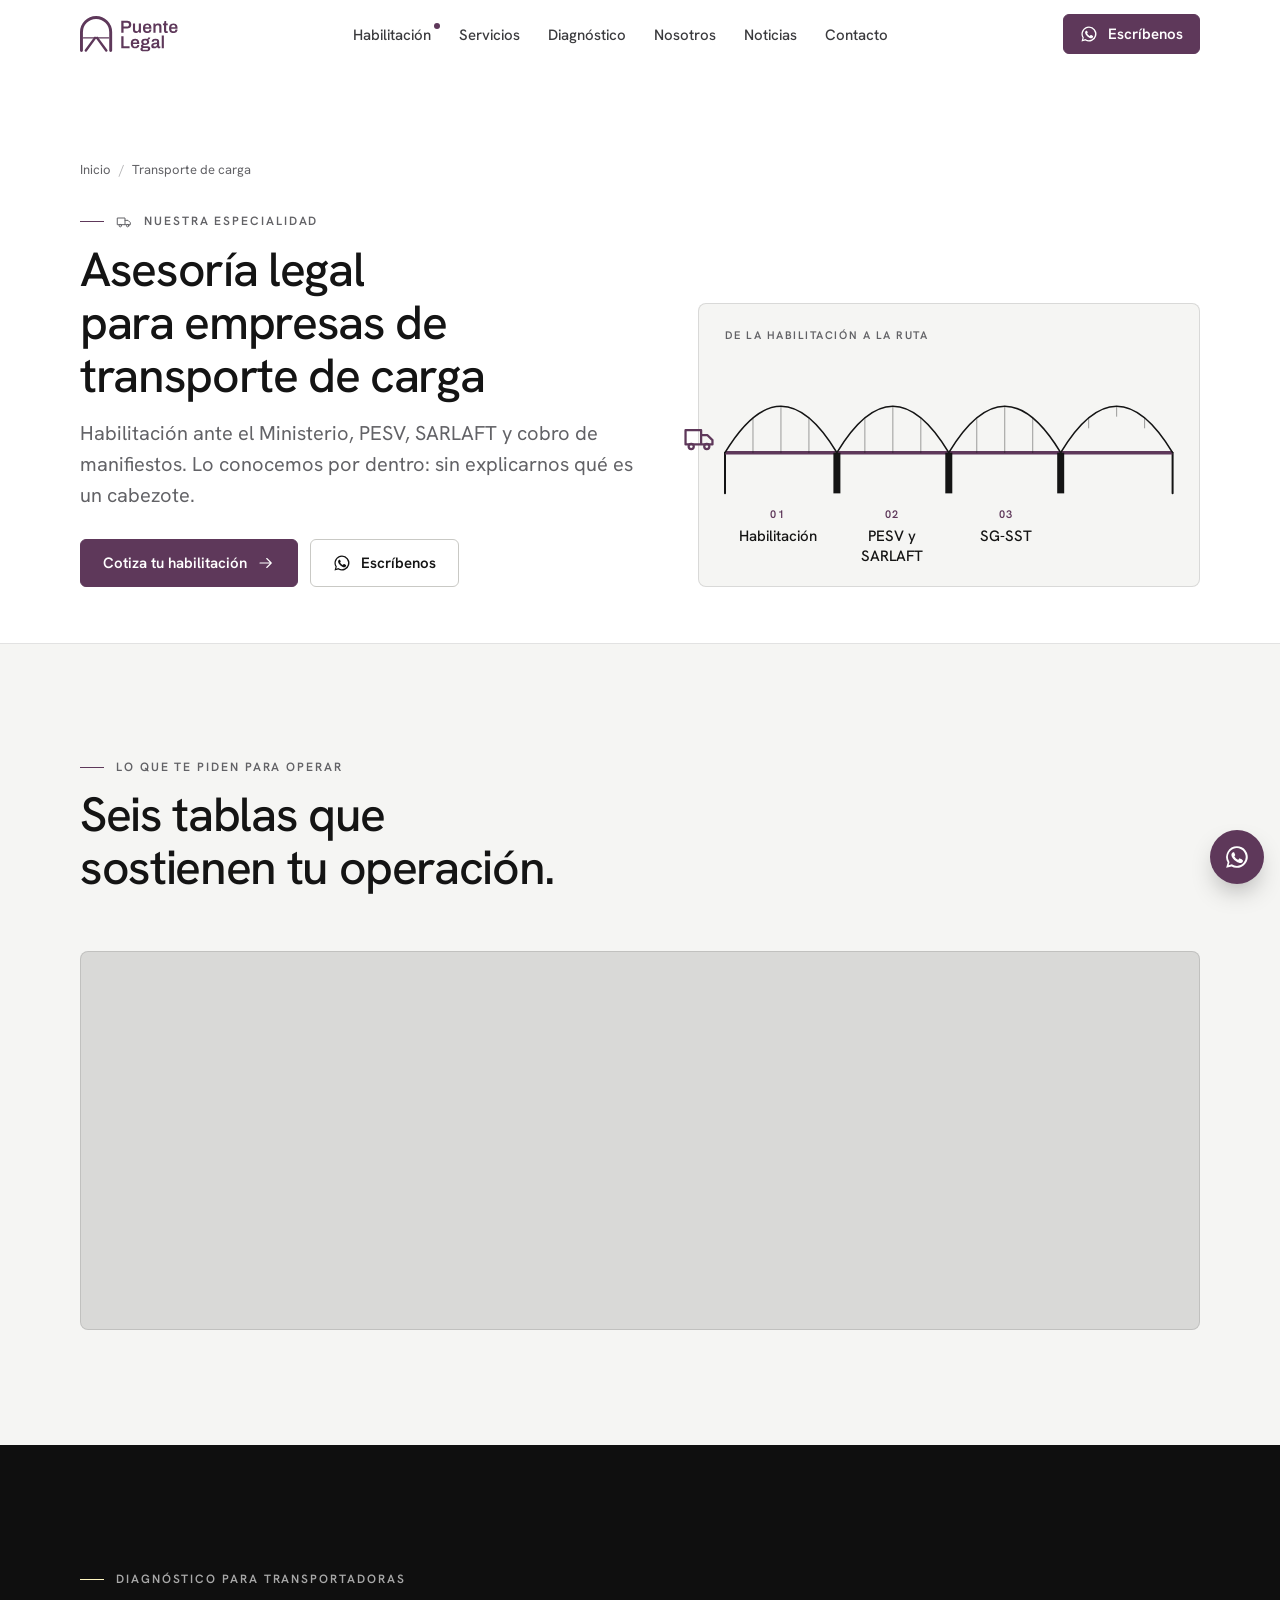
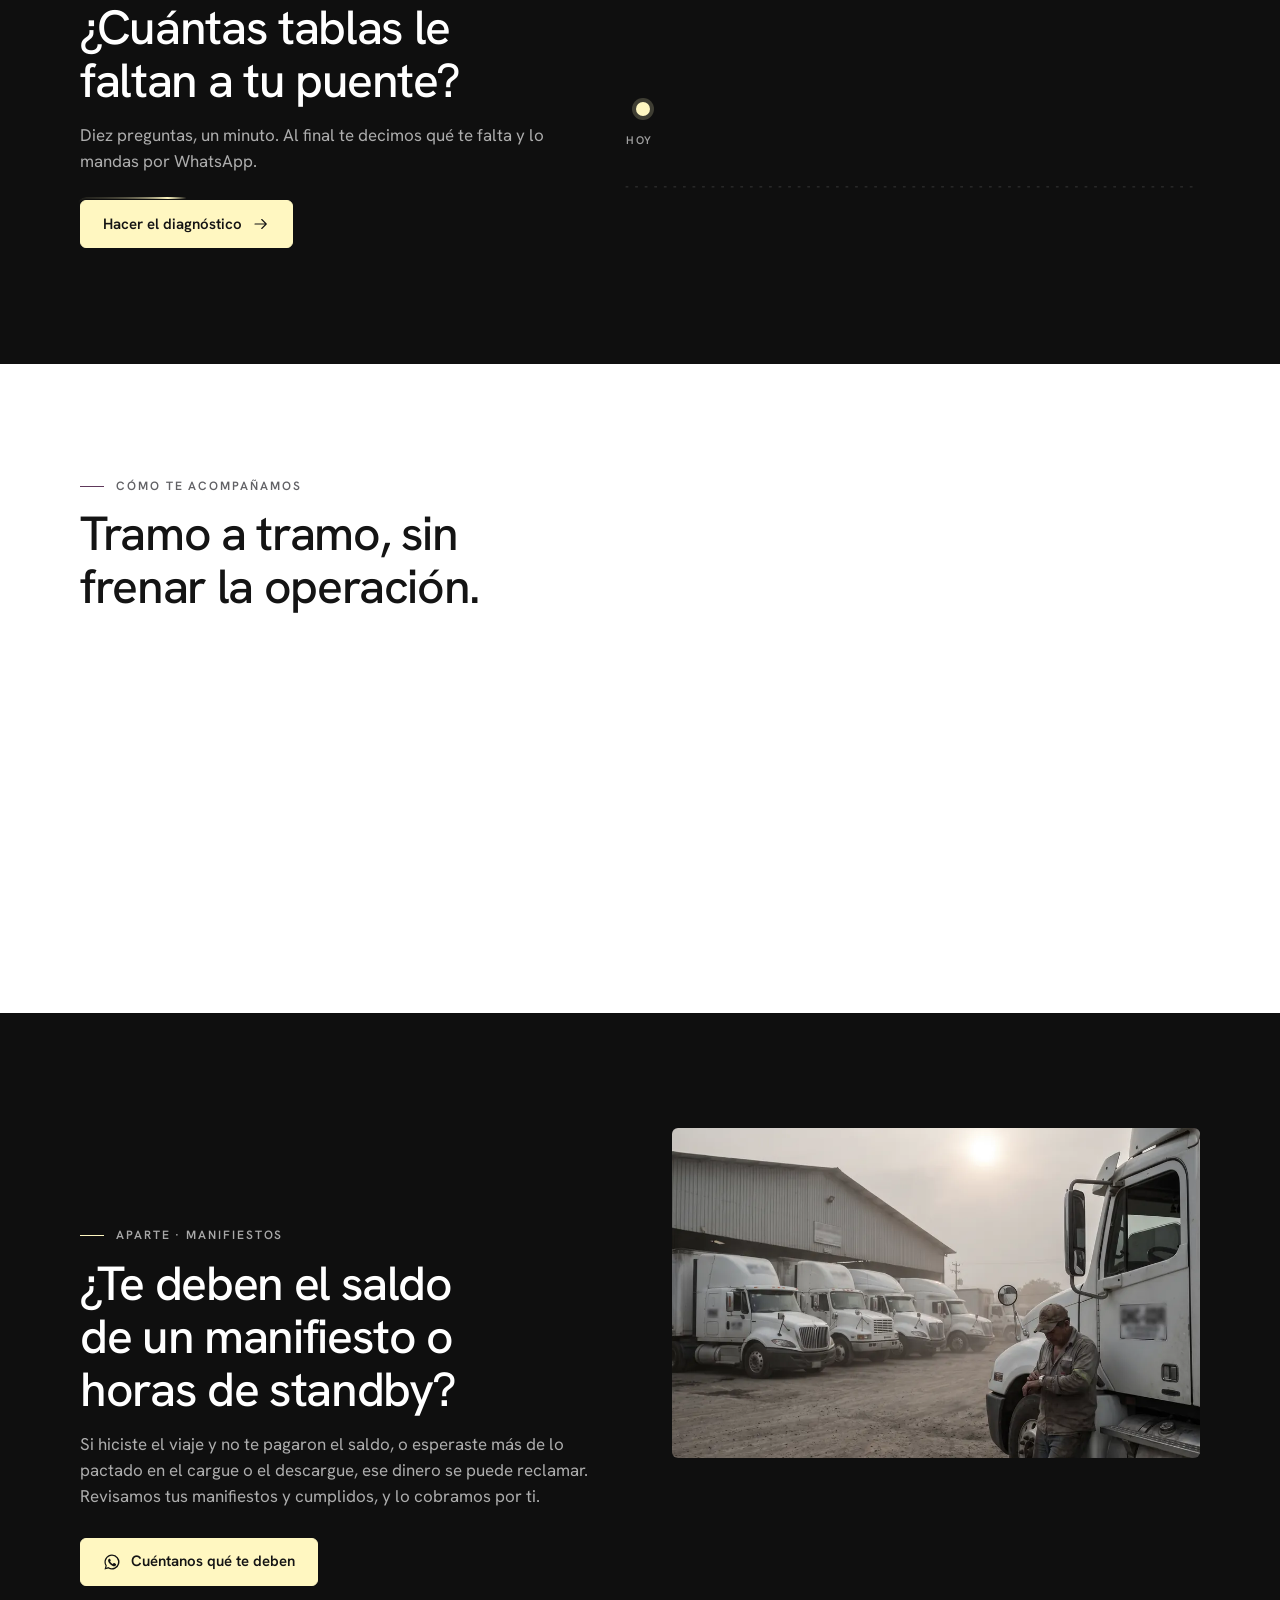
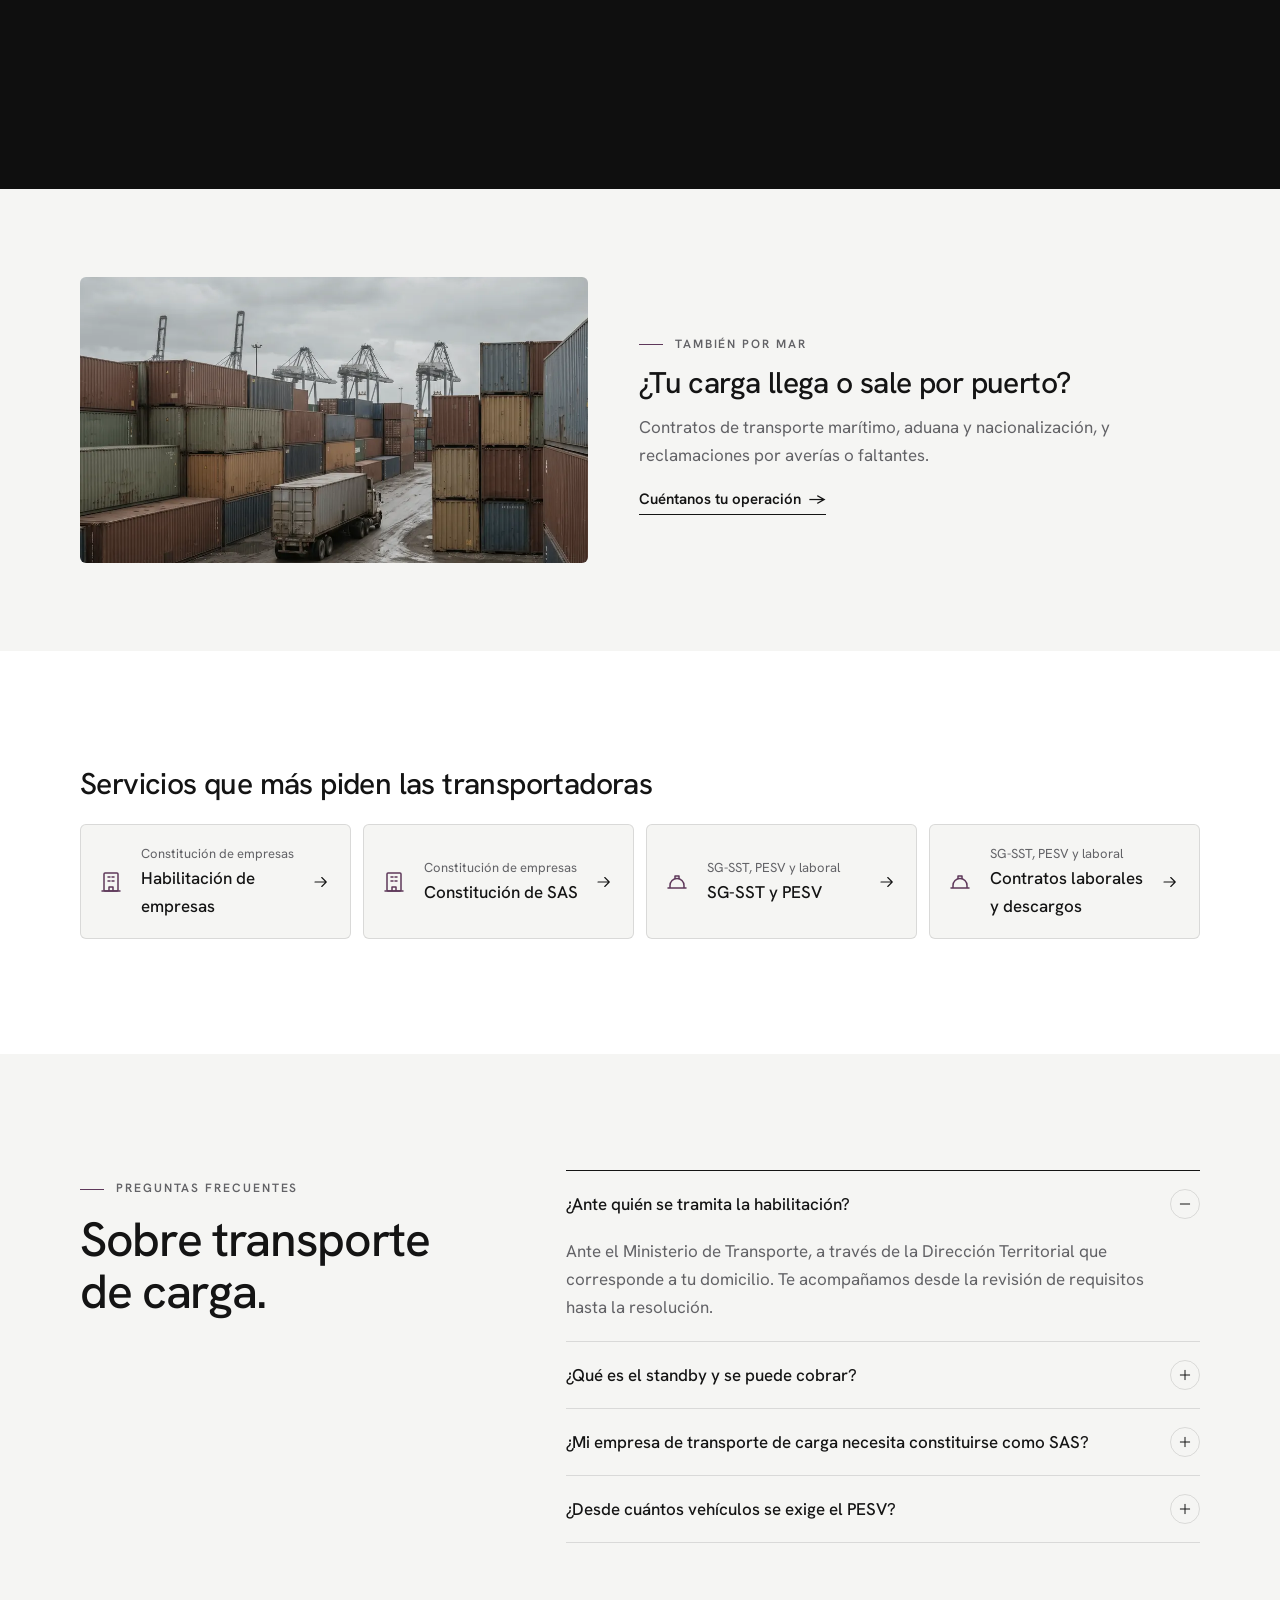
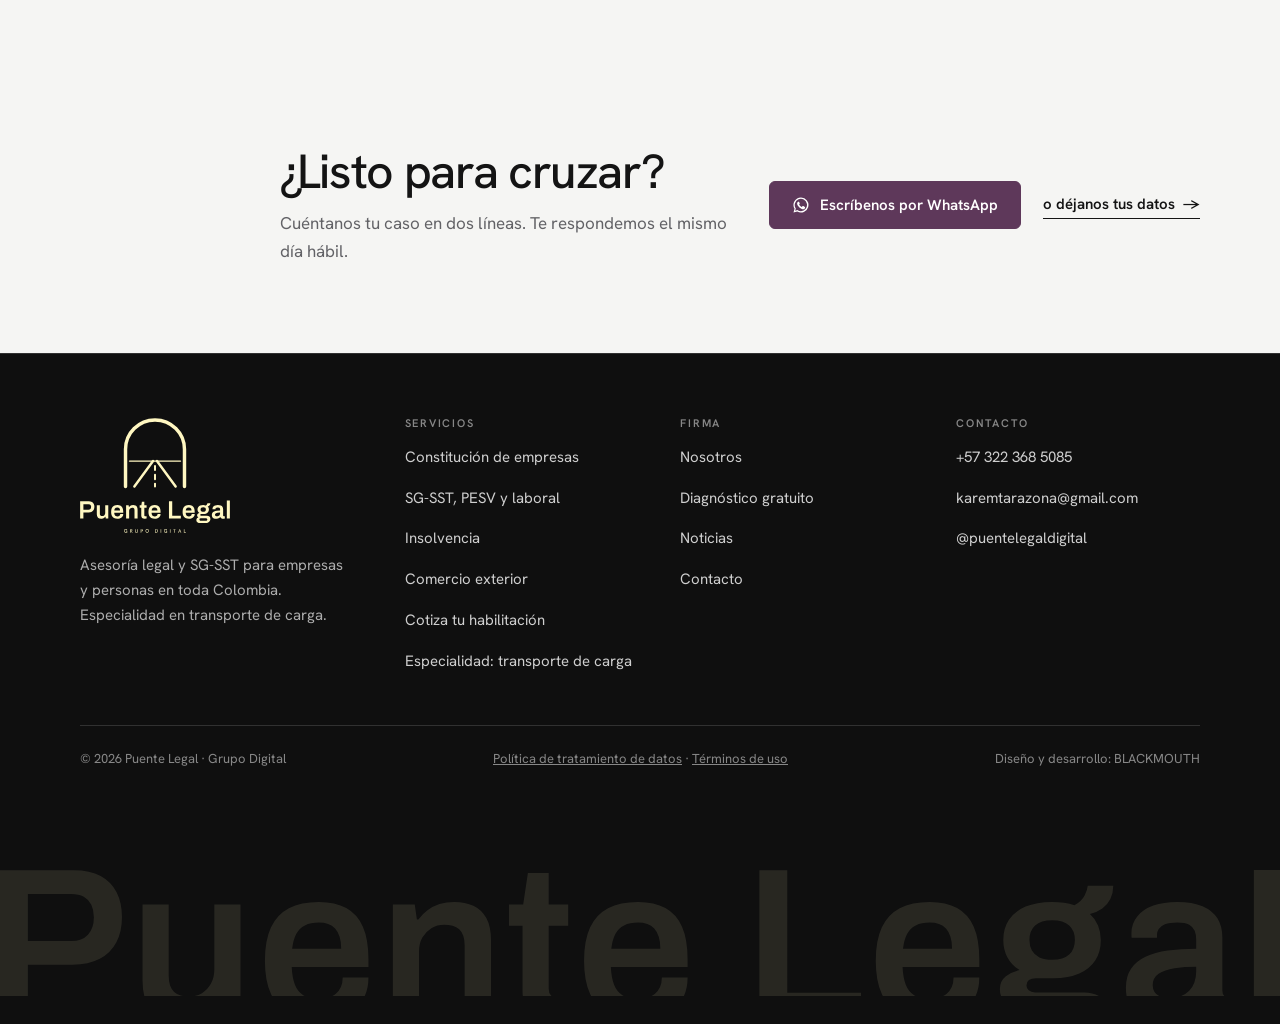
<file: transporte-de-carga/index.html>
<!doctype html>
<html lang="es-CO">
<head>
<meta charset="utf-8">
<meta name="viewport" content="width=device-width, initial-scale=1, viewport-fit=cover">
<title>Asesoría legal para empresas de transporte de carga | Puente Legal</title>
<meta name="description" content="Habilitación ante el Ministerio de Transporte, PESV, SARLAFT, SG-SST y cobro de saldos de manifiesto y standby para empresas de transporte de carga en Colombia.">
<link rel="canonical" href="https://www.puentelegal.com.co/transporte-de-carga/">
<meta name="theme-color" content="#FFFFFF">
<meta property="og:type" content="website">
<meta property="og:locale" content="es_CO">
<meta property="og:site_name" content="Puente Legal">
<meta property="og:title" content="Asesoría legal para empresas de transporte de carga | Puente Legal">
<meta property="og:description" content="Habilitación ante el Ministerio de Transporte, PESV, SARLAFT, SG-SST y cobro de saldos de manifiesto y standby para empresas de transporte de carga en Colombia.">
<meta property="og:url" content="https://www.puentelegal.com.co/transporte-de-carga/">
<meta property="og:image" content="https://www.puentelegal.com.co/assets/img/og.jpg">
<meta property="og:image:width" content="1200">
<meta property="og:image:height" content="630">
<meta name="twitter:card" content="summary_large_image">
<link rel="icon" href="../assets/img/favicon.svg" type="image/svg+xml">
<script>document.documentElement.classList.add("js")</script>
<link rel="preconnect" href="https://fonts.googleapis.com">
<link rel="preconnect" href="https://fonts.gstatic.com" crossorigin>
<link rel="stylesheet" href="https://fonts.googleapis.com/css2?family=Hanken+Grotesk:wght@400;500;600;700&display=swap">
<link rel="stylesheet" href="../assets/site.css">
<script type="application/ld+json">
{
 "@context": "https://schema.org",
 "@graph": [
  {
   "@type": "BreadcrumbList",
   "itemListElement": [
    {
     "@type": "ListItem",
     "position": 1,
     "name": "Inicio",
     "item": "https://www.puentelegal.com.co/"
    },
    {
     "@type": "ListItem",
     "position": 2,
     "name": "Transporte de carga"
    }
   ]
  },
  {
   "@type": "FAQPage",
   "mainEntity": [
    {
     "@type": "Question",
     "name": "¿Ante quién se tramita la habilitación?",
     "acceptedAnswer": {
      "@type": "Answer",
      "text": "Ante el Ministerio de Transporte, a través de la Dirección Territorial que corresponde a tu domicilio. Te acompañamos desde la revisión de requisitos hasta la resolución."
     }
    },
    {
     "@type": "Question",
     "name": "¿Qué es el standby y se puede cobrar?",
     "acceptedAnswer": {
      "@type": "Answer",
      "text": "Es el tiempo que el vehículo espera de más en el cargue o el descargue, por encima de lo pactado. La regulación del transporte de carga reconoce un pago por esas horas; si no te lo pagaron, se puede reclamar junto con el saldo del manifiesto."
     }
    },
    {
     "@type": "Question",
     "name": "¿Mi empresa de transporte de carga necesita constituirse como SAS?",
     "acceptedAnswer": {
      "@type": "Answer",
      "text": "No siempre, pero es la figura más usada. Para prestar el servicio público de transporte de carga a terceros necesitas habilitación del Ministerio de Transporte. Muchas empresas eligen la SAS porque separa el patrimonio personal del de la empresa y facilita contratar con generadores de carga grandes."
     }
    },
    {
     "@type": "Question",
     "name": "¿Desde cuántos vehículos se exige el PESV?",
     "acceptedAnswer": {
      "@type": "Answer",
      "text": "Lo deben tener las organizaciones que tengan, contraten o administren más de diez vehículos o más de diez conductores (Ley 1503 de 2011, modificada por la Ley 2050 de 2020). La cuenta incluye los vehículos que administras, no solo los propios."
     }
    }
   ]
  },
  {
   "@type": "Service",
   "@id": "https://www.puentelegal.com.co/transporte-de-carga/#servicio",
   "name": "Asesoría legal para empresas de transporte de carga",
   "provider": {
    "@id": "https://www.puentelegal.com.co/#firma"
   },
   "areaServed": {
    "@type": "Country",
    "name": "Colombia"
   },
   "audience": {
    "@type": "BusinessAudience",
    "audienceType": "Empresas de transporte de carga"
   },
   "url": "https://www.puentelegal.com.co/transporte-de-carga/"
  }
 ]
}
</script>
</head>
<body>
<a class="skip" href="#main">Saltar al contenido</a>
<header class="site-header">
  <div class="wrap nav">
    <a class="brand" href="../" aria-label="Puente Legal, inicio">
      <img src="../assets/img/camino-lockup-ciruela.svg" alt="Puente Legal · Grupo Digital" width="402" height="148">
    </a>
    <nav aria-label="Principal">
    <ul class="nav-links" id="menu">
      <li><a href="../habilitacion-transporte-de-carga/" class="nav-star">Habilitación</a></li>
      <li><a href="../servicios/">Servicios</a></li>
      <li><a href="../diagnostico/">Diagnóstico</a></li>
      <li><a href="../nosotros/">Nosotros</a></li>
      <li><a href="../noticias/">Noticias</a></li>
      <li><a href="../contacto/">Contacto</a></li>
      <li class="only-sm"><a class="btn" href="https://wa.me/573223685085" data-wa="Hola, Puente Legal. Quiero una asesoría." data-conv="whatsapp" data-loc="menu"><svg class="i" aria-hidden="true" focusable="false"><use href="#i-whatsapp"/></svg> Escríbenos por WhatsApp</a></li>
    </ul>
    </nav>
    <div class="nav-cta">
      <a class="btn btn-hide-sm" href="https://wa.me/573223685085" data-wa="Hola, Puente Legal. Quiero una asesoría." data-conv="whatsapp" data-loc="header"><svg class="i" aria-hidden="true" focusable="false"><use href="#i-whatsapp"/></svg> Escríbenos</a>
      <button class="menu-btn" type="button" aria-expanded="false" aria-controls="menu" aria-label="Abrir menú">
        <svg width="20" height="20" viewBox="0 0 20 20" aria-hidden="true"><path d="M2 6h16M2 14h16" stroke="currentColor" stroke-width="1.6"/></svg>
      </button>
    </div>
  </div>
  
</header>
<svg width="0" height="0" style="position:absolute" aria-hidden="true" focusable="false">
  <symbol id="iso-sym" viewBox="34 30 132 148">
    <g fill="none" stroke="currentColor" stroke-linecap="round" stroke-linejoin="round">
      <path d="M40 172V96a60 60 0 0 1 120 0v76" stroke-width="12"/><path d="M48 120h104" stroke-width="5"/>
      <path d="M58 172 96 120M142 172 104 120" stroke-width="10"/>
    </g>
  </symbol>
  <symbol id="i-empresa" viewBox="0 0 24 24"><rect x="5" y="3" width="14" height="18" rx="1" pathLength="1"/><path d="M9 7h2M13 7h2M9 11h2M13 11h2M10 21v-4h4v4M3 21h18" pathLength="1"/></symbol>
  <symbol id="i-casco" viewBox="0 0 24 24"><path d="M3 18h18M5 18v-2.5a7 7 0 0 1 14 0V18M10 8.8V6h4v2.8" pathLength="1"/></symbol>
  <symbol id="i-recupera" viewBox="0 0 24 24"><path d="M3 6c3 0 4 10 9 10s6-6 8-8M16 7.5h4v4" pathLength="1"/></symbol>
  <symbol id="i-globo" viewBox="0 0 24 24"><circle cx="12" cy="12" r="9" pathLength="1"/><path d="M3 12h18M12 3a14 14 0 0 1 0 18M12 3a14 14 0 0 0 0 18" pathLength="1"/></symbol>
  <symbol id="i-arco" viewBox="0 0 24 24"><path d="M4 21V11a8 8 0 0 1 16 0v10M8.5 21v-9a3.5 3.5 0 0 1 7 0v9" pathLength="1"/></symbol>
  <symbol id="i-chevron" viewBox="0 0 24 24"><path d="M9 6l6 6-6 6"/></symbol>
  <symbol id="i-flecha" viewBox="0 0 24 24"><path d="M4 12h15M13 6l6 6-6 6"/></symbol>
  <symbol id="i-check" viewBox="0 0 24 24"><path d="M5 12.5l4.5 4.5L19 7.5"/></symbol>
  <symbol id="i-mas" viewBox="0 0 24 24"><path d="M5 12h14"/><path d="M12 5v14"/></symbol>
  <symbol id="i-camion" viewBox="0 0 24 24"><path d="M2.5 6h11v10h-11zM13.5 9.5H18l3.5 3.5V16h-8" pathLength="1"/><circle cx="6.5" cy="17.5" r="1.8" pathLength="1"/><circle cx="17.5" cy="17.5" r="1.8" pathLength="1"/></symbol>
  <symbol id="i-habilitacion" viewBox="0 0 24 24"><path d="M14 3H6v18h12V7zM14 3v4h4" pathLength="1"/><circle cx="12" cy="13.5" r="2.5" pathLength="1"/><path d="M10.6 15.6L10 19l2-1 2 1-.6-3.4" pathLength="1"/></symbol>
  <symbol id="i-lupa" viewBox="0 0 24 24"><circle cx="10.5" cy="10.5" r="6.5" pathLength="1"/><path d="M15.3 15.3L21 21M8 10.5h5" pathLength="1"/></symbol>
  <symbol id="i-saldo" viewBox="0 0 24 24"><path d="M14 3H6v18h12V7zM14 3v4h4" pathLength="1"/><path d="M12 10v7M14 11.2c-.4-.6-1.1-.9-2-.9-1.1 0-2 .6-2 1.4 0 1.9 4 1 4 2.9 0 .8-.9 1.4-2 1.4-.9 0-1.7-.4-2.1-1" pathLength="1"/></symbol>
  <symbol id="i-volante" viewBox="0 0 24 24"><circle cx="12" cy="12" r="9" pathLength="1"/><circle cx="12" cy="12" r="2" pathLength="1"/><path d="M3.5 10.5l6.5 1M20.5 10.5l-6.5 1M12 14v7" pathLength="1"/></symbol>
  <symbol id="i-doc" viewBox="0 0 24 24"><path d="M14 3H6v18h12V7zM14 3v4h4M9 11h6M9 14.5h6M9 18h4" pathLength="1"/></symbol>
  <symbol id="i-escudo" viewBox="0 0 24 24"><path d="M12 3l7 3v5c0 4.5-3 8.3-7 10-4-1.7-7-5.5-7-10V6z" pathLength="1"/><path d="M9 12l2 2 4-4" pathLength="1"/></symbol>
  <symbol id="i-balanza" viewBox="0 0 24 24"><path d="M12 4v16M8 20h8M5 7h14M5 7l-2.5 6a2.5 2.5 0 0 0 5 0zM19 7l-2.5 6a2.5 2.5 0 0 0 5 0z" pathLength="1"/></symbol>
  <symbol id="i-chat" viewBox="0 0 24 24"><path d="M4 5h16v11H9l-5 4z" pathLength="1"/><path d="M8 9.5h8M8 12.5h5" pathLength="1"/></symbol>
  <symbol id="i-telefono" viewBox="0 0 24 24"><path d="M5 3h4l2 5-2.5 1.5a11 11 0 0 0 6 6L16 13l5 2v4a2 2 0 0 1-2 2A16 16 0 0 1 3 5a2 2 0 0 1 2-2Z"/></symbol>
  <symbol id="i-correo" viewBox="0 0 24 24"><path d="M3 6h18v12H3zM3 6l9 7 9-7"/></symbol>
  <symbol id="i-instagram" viewBox="0 0 24 24"><rect x="3" y="3" width="18" height="18" rx="5"/><circle cx="12" cy="12" r="4"/><circle cx="17.5" cy="6.5" r=".6"/></symbol>
  <symbol id="i-whatsapp" viewBox="0 0 24 24"><path fill="currentColor" stroke="none" d="M12 2a10 10 0 0 0-8.6 15.1L2 22l5-1.3A10 10 0 1 0 12 2Zm0 18.2c-1.6 0-3.1-.4-4.4-1.2l-.3-.2-3 .8.8-2.9-.2-.3A8.2 8.2 0 1 1 12 20.2Zm4.5-6.1c-.2-.1-1.5-.7-1.7-.8-.2-.1-.4-.1-.6.1l-.8 1c-.1.2-.3.2-.5.1a6.7 6.7 0 0 1-3.3-2.9c-.2-.4.2-.4.7-1.3.1-.2 0-.3 0-.4l-.8-1.8c-.2-.5-.4-.4-.6-.4h-.5a1 1 0 0 0-.7.3 3 3 0 0 0-.9 2.2 5.2 5.2 0 0 0 1.1 2.7 11.8 11.8 0 0 0 4.5 4c1.7.7 2.3.8 3.2.6.5-.1 1.5-.6 1.7-1.2.2-.6.2-1.1.1-1.2l-.5-.3Z"/></symbol>
</svg>

<main id="main">
<section class="page-hero s-blanco" aria-labelledby="h1">
  <div class="wrap ah-grid">
    <div>
      <ol class="crumbs"><li><a href="../">Inicio</a></li><li aria-current="page">Transporte de carga</li></ol>
      <p class="eyebrow"><svg class="i i-sm" aria-hidden="true" focusable="false"><use href="#i-camion"/></svg> Nuestra especialidad</p>
      <h1 id="h1" class="h1-page" data-split="words">Asesoría legal para empresas de transporte de carga</h1>
      <p class="lead muted" style="margin-top:16px">Habilitación ante el Ministerio, PESV, SARLAFT y cobro de manifiestos. Lo conocemos por dentro: sin explicarnos qué es un cabezote.</p>
      <div class="hero-actions">
        <a class="btn" href="../habilitacion-transporte-de-carga/#cotizar" data-conv="cta_cotiza_habilitacion" data-loc="transporte-hero">Cotiza tu habilitación <svg class="i i-flecha" aria-hidden="true" focusable="false"><use href="#i-flecha"/></svg></a>
        <a class="btn btn-ghost" href="https://wa.me/573223685085" data-wa="Hola, Puente Legal. Tengo una empresa de transporte de carga y quiero asesoría." data-conv="whatsapp" data-loc="transporte-hero"><svg class="i" aria-hidden="true" focusable="false"><use href="#i-whatsapp"/></svg> Escríbenos</a>
      </div>
    </div>
    <div class="ah-art">
      <p class="f-inc">De la habilitación a la ruta</p>
      <div class="pb pb-hero" data-draw="time">
  <div class="pb-art"><svg class="pb-svg" viewBox="0 0 1200 172" preserveAspectRatio="none" aria-hidden="true" focusable="false"><path class="pb-abut" d="M0 170V120M1200 170V120" pathLength="1" data-seg="0.000,0.060"/><path class="pb-deck" d="M0.0 120H300.0" pathLength="1" data-seg="0.000,0.125"/><path class="pb-arch" d="M0.0 120C100.0 44 200.0 44 300.0 120" pathLength="1" data-seg="0.050,0.237"/><path class="pb-hang" d="M75.0 77.3V120M150.0 63V120M225.0 77.3V120" pathLength="1" data-seg="0.138,0.250"/><path class="pb-deck" d="M300.0 120H600.0" pathLength="1" data-seg="0.250,0.375"/><path class="pb-pier" d="M300.0 170V120" pathLength="1" data-seg="0.200,0.312"/><path class="pb-arch" d="M300.0 120C400.0 44 500.0 44 600.0 120" pathLength="1" data-seg="0.300,0.487"/><path class="pb-hang" d="M375.0 77.3V120M450.0 63V120M525.0 77.3V120" pathLength="1" data-seg="0.388,0.500"/><path class="pb-deck" d="M600.0 120H900.0" pathLength="1" data-seg="0.500,0.625"/><path class="pb-pier" d="M600.0 170V120" pathLength="1" data-seg="0.450,0.562"/><path class="pb-arch" d="M600.0 120C700.0 44 800.0 44 900.0 120" pathLength="1" data-seg="0.550,0.738"/><path class="pb-hang" d="M675.0 77.3V120M750.0 63V120M825.0 77.3V120" pathLength="1" data-seg="0.637,0.750"/><path class="pb-deck" d="M900.0 120H1200.0" pathLength="1" data-seg="0.750,0.875"/><path class="pb-pier" d="M900.0 170V120" pathLength="1" data-seg="0.700,0.812"/><path class="pb-arch" d="M900.0 120C1000.0 44 1100.0 44 1200.0 120" pathLength="1" data-seg="0.800,0.988"/><path class="pb-hang" d="M975.0 77.3V120M1050.0 63V120M1125.0 77.3V120" pathLength="1" data-seg="0.887,1.000"/></svg><span class="pb-trav" data-movepct="0:-6;0.980:-6;1:100"><svg class="i" aria-hidden="true" focusable="false"><use href="#i-camion"/></svg></span></div>
  <ol class="pb-steps" style="--n:4"><li data-on="0.188"><b>01</b>Habilitación</li><li data-on="0.438"><b>02</b>PESV y SARLAFT</li><li data-on="0.688"><b>03</b>SG-SST</li><li data-on="0.938"><b>04</b>Operación en regla</li></ol>
</div>
    </div>
  </div>
</section>

<section class="band s-gris" aria-labelledby="rq-t">
  <div class="wrap">
    <div class="sec-head">
      <p class="eyebrow">Lo que te piden para operar</p>
      <h2 id="rq-t" class="h2" data-split="words">Seis tablas que sostienen tu operación.</h2>
    </div>
    <ul class="reqs" data-draw="view"><li data-on="0.10"><svg class="i" aria-hidden="true" focusable="false"><use href="#i-habilitacion"/></svg><b>Habilitación</b><span>Permiso del Ministerio de Transporte para prestar el servicio público de carga.</span></li><li data-on="0.18"><svg class="i" aria-hidden="true" focusable="false"><use href="#i-volante"/></svg><b>PESV</b><span>Obligatorio con más de 10 vehículos o 10 conductores.</span></li><li data-on="0.26"><svg class="i" aria-hidden="true" focusable="false"><use href="#i-lupa"/></svg><b>SARLAFT</b><span>Gestión del riesgo de lavado de activos y financiación del terrorismo, cada vez más exigida por clientes y autoridades.</span></li><li data-on="0.34"><svg class="i" aria-hidden="true" focusable="false"><use href="#i-casco"/></svg><b>SG-SST</b><span>Seguridad y salud en el trabajo para tus conductores y tu equipo.</span></li><li data-on="0.42"><svg class="i" aria-hidden="true" focusable="false"><use href="#i-doc"/></svg><b>Manifiesto y RNDC</b><span>Manifiesto electrónico de carga y reporte al Registro Nacional de Despachos de Carga.</span></li><li data-on="0.50"><svg class="i" aria-hidden="true" focusable="false"><use href="#i-escudo"/></svg><b>Pólizas</b><span>Responsabilidad civil contractual y extracontractual vigentes.</span></li></ul>
  </div>
</section>

<section class="band s-negro" aria-labelledby="dgt-t">
  <div class="wrap diag-teaser">
    <div>
      <p class="eyebrow">Diagnóstico para transportadoras</p>
      <h2 id="dgt-t" class="h2" data-split="words" style="margin-top:14px">¿Cuántas tablas le faltan a tu puente?</h2>
      <p class="lead muted" style="margin-top:14px;font-size:var(--t-md)">Diez preguntas, un minuto. Al final te decimos qué te falta y lo mandas por WhatsApp.</p>
      <a class="btn btn-trail" style="margin-top:26px" href="../diagnostico/?sector=transporte" data-conv="cta_diagnostico" data-loc="transporte-teaser">Hacer el diagnóstico <svg class="i i-flecha" aria-hidden="true" focusable="false"><use href="#i-flecha"/></svg></a>
    </div>
    <div class="pt" data-draw="view">
  <svg viewBox="0 0 600 200" aria-hidden="true" focusable="false">
    <path class="pt-water" d="M0 186H600"/>
    <path class="pt-bank" d="M0 118H40V200M600 118H560V200" pathLength="1" data-seg="0,.1"/>
    <path class="pt-pier" d="M300 200V124" pathLength="1" data-seg=".05,.15"/>
    <rect class="pt-plank" x="40.0" y="112" width="80.0" height="12" rx="2" data-kind="fade" data-seg="0.12,0.20"/><rect class="pt-plank" x="128.0" y="112" width="80.0" height="12" rx="2" data-kind="fade" data-seg="0.22,0.30"/><rect class="pt-plank" x="216.0" y="112" width="80.0" height="12" rx="2" data-kind="fade" data-seg="0.32,0.40"/><rect class="pt-plank" x="304.0" y="112" width="80.0" height="12" rx="2" data-kind="fade" data-seg="0.42,0.50"/><rect class="pt-plank" x="392.0" y="112" width="80.0" height="12" rx="2" data-kind="fade" data-seg="0.52,0.60"/><rect class="pt-plank" x="480.0" y="112" width="80.0" height="12" rx="2" data-kind="fade" data-seg="0.62,0.70"/>
    <path class="pt-arch" d="M40 118C127 28 213 28 300 118M300 118C387 28 473 28 560 118" pathLength="1" data-seg=".2,.78"/>
  </svg>
  <span class="pt-l">Hoy</span><span class="pt-r" data-on=".8">En regla</span>
  <span class="pt-trav" data-movepct="0:3;.12:4;.72:86;.85:96"><i></i></span>
</div>
  </div>
</section>

<section class="band s-blanco" aria-labelledby="ca-t">
  <div class="wrap">
    <div class="sec-head">
      <p class="eyebrow">Cómo te acompañamos</p>
      <h2 id="ca-t" class="h2" data-split="words">Tramo a tramo, sin frenar la operación.</h2>
    </div>
    <div class="pb pb-lg" data-draw="view">
  <div class="pb-art"><svg class="pb-svg" viewBox="0 0 1200 172" preserveAspectRatio="none" aria-hidden="true" focusable="false"><path class="pb-abut" d="M0 170V120M1200 170V120" pathLength="1" data-seg="0.000,0.060"/><path class="pb-deck" d="M0.0 120H300.0" pathLength="1" data-seg="0.000,0.125"/><path class="pb-arch" d="M0.0 120C100.0 44 200.0 44 300.0 120" pathLength="1" data-seg="0.050,0.237"/><path class="pb-hang" d="M75.0 77.3V120M150.0 63V120M225.0 77.3V120" pathLength="1" data-seg="0.138,0.250"/><path class="pb-deck" d="M300.0 120H600.0" pathLength="1" data-seg="0.250,0.375"/><path class="pb-pier" d="M300.0 170V120" pathLength="1" data-seg="0.200,0.312"/><path class="pb-arch" d="M300.0 120C400.0 44 500.0 44 600.0 120" pathLength="1" data-seg="0.300,0.487"/><path class="pb-hang" d="M375.0 77.3V120M450.0 63V120M525.0 77.3V120" pathLength="1" data-seg="0.388,0.500"/><path class="pb-deck" d="M600.0 120H900.0" pathLength="1" data-seg="0.500,0.625"/><path class="pb-pier" d="M600.0 170V120" pathLength="1" data-seg="0.450,0.562"/><path class="pb-arch" d="M600.0 120C700.0 44 800.0 44 900.0 120" pathLength="1" data-seg="0.550,0.738"/><path class="pb-hang" d="M675.0 77.3V120M750.0 63V120M825.0 77.3V120" pathLength="1" data-seg="0.637,0.750"/><path class="pb-deck" d="M900.0 120H1200.0" pathLength="1" data-seg="0.750,0.875"/><path class="pb-pier" d="M900.0 170V120" pathLength="1" data-seg="0.700,0.812"/><path class="pb-arch" d="M900.0 120C1000.0 44 1100.0 44 1200.0 120" pathLength="1" data-seg="0.800,0.988"/><path class="pb-hang" d="M975.0 77.3V120M1050.0 63V120M1125.0 77.3V120" pathLength="1" data-seg="0.887,1.000"/></svg></div>
  <ol class="pb-steps" style="--n:4"><li data-on="0.188"><b>01</b>Diagnóstico de tu flota<small>Vehículos, conductores, contratos y documentos.</small></li><li data-on="0.438"><b>02</b>Plan de cumplimiento<small>Qué urge, qué sigue y cuánto cuesta.</small></li><li data-on="0.688"><b>03</b>Implementación<small>Redactamos, radicamos e implementamos.</small></li><li data-on="0.938"><b>04</b>Auditorías y renovaciones<small>Te avisamos antes de cada vencimiento.</small></li></ol>
</div>
  </div>
</section>

<section id="manifiestos" class="band s-negro" aria-labelledby="mf-t">
  <div class="wrap mf-grid">
    <div>
      <p class="eyebrow">Aparte · Manifiestos</p>
      <h2 id="mf-t" class="h2" data-split="words" style="margin-top:14px">¿Te deben el saldo de un manifiesto o horas de standby?</h2>
      <p class="lead muted" style="margin-top:14px;font-size:var(--t-md)">Si hiciste el viaje y no te pagaron el saldo, o esperaste más de lo pactado en el cargue o el descargue, ese dinero se puede reclamar. Revisamos tus manifiestos y cumplidos, y lo cobramos por ti.</p>
      <div class="hero-actions">
        <a class="btn" href="https://wa.me/573223685085" data-wa="Hola, Puente Legal. Me deben saldos de manifiesto o standby y quiero cobrarlos." data-conv="whatsapp" data-loc="transporte-manifiestos"><svg class="i" aria-hidden="true" focusable="false"><use href="#i-whatsapp"/></svg> Cuéntanos qué te deben</a>
      </div>
    </div>
    <div>
      <figure class="mf-photo"><img src="../assets/img/fotos/n-standby.webp" alt="Tractocamiones esperando turno frente a una bodega de cargue" width="1000" height="747" loading="lazy" decoding="async"></figure>
      <div class="pb pb-dark" data-draw="view">
  <div class="pb-art"><svg class="pb-svg" viewBox="0 0 1200 172" preserveAspectRatio="none" aria-hidden="true" focusable="false"><path class="pb-abut" d="M0 170V120M1200 170V120" pathLength="1" data-seg="0.000,0.060"/><path class="pb-deck" d="M0.0 120H300.0" pathLength="1" data-seg="0.000,0.125"/><path class="pb-arch" d="M0.0 120C100.0 44 200.0 44 300.0 120" pathLength="1" data-seg="0.050,0.237"/><path class="pb-hang" d="M75.0 77.3V120M150.0 63V120M225.0 77.3V120" pathLength="1" data-seg="0.138,0.250"/><path class="pb-deck" d="M300.0 120H600.0" pathLength="1" data-seg="0.250,0.375"/><path class="pb-pier" d="M300.0 170V120" pathLength="1" data-seg="0.200,0.312"/><path class="pb-arch" d="M300.0 120C400.0 44 500.0 44 600.0 120" pathLength="1" data-seg="0.300,0.487"/><path class="pb-hang" d="M375.0 77.3V120M450.0 63V120M525.0 77.3V120" pathLength="1" data-seg="0.388,0.500"/><path class="pb-deck" d="M600.0 120H900.0" pathLength="1" data-seg="0.500,0.625"/><path class="pb-pier" d="M600.0 170V120" pathLength="1" data-seg="0.450,0.562"/><path class="pb-arch" d="M600.0 120C700.0 44 800.0 44 900.0 120" pathLength="1" data-seg="0.550,0.738"/><path class="pb-hang" d="M675.0 77.3V120M750.0 63V120M825.0 77.3V120" pathLength="1" data-seg="0.637,0.750"/><path class="pb-deck" d="M900.0 120H1200.0" pathLength="1" data-seg="0.750,0.875"/><path class="pb-pier" d="M900.0 170V120" pathLength="1" data-seg="0.700,0.812"/><path class="pb-arch" d="M900.0 120C1000.0 44 1100.0 44 1200.0 120" pathLength="1" data-seg="0.800,0.988"/><path class="pb-hang" d="M975.0 77.3V120M1050.0 63V120M1125.0 77.3V120" pathLength="1" data-seg="0.887,1.000"/></svg></div>
  <ol class="pb-steps" style="--n:4"><li data-on="0.188"><b>01</b>Revisamos manifiestos y cumplidos</li><li data-on="0.438"><b>02</b>Liquidamos saldos y standby</li><li data-on="0.688"><b>03</b>Cobro prejurídico</li><li data-on="0.938"><b>04</b>Cobro judicial, si hace falta</li></ol>
</div>
    </div>
  </div>
</section>

<section class="band-tight s-gris" aria-labelledby="vd-t">
  <div class="wrap tr-video">
    <figure class="mf-photo"><img src="../assets/img/fotos/n-puerto.webp" alt="Contenedores y grúas en el patio de un puerto colombiano" width="1000" height="747" loading="lazy" decoding="async"></figure>
    <div>
      <p class="eyebrow">También por mar</p>
      <h2 id="vd-t" class="h3" style="margin-top:12px">¿Tu carga llega o sale por puerto?</h2>
      <p class="muted" style="margin-top:12px">Contratos de transporte marítimo, aduana y nacionalización, y reclamaciones por averías o faltantes.</p>
      <a class="link-arrow" style="margin-top:18px" href="https://wa.me/573223685085" data-wa="Hola, Puente Legal. Tengo una operación de carga marítima y quiero asesoría." data-conv="whatsapp" data-loc="transporte-maritimo">Cuéntanos tu operación <span aria-hidden="true">→</span></a>
    </div>
  </div>
</section>

<section class="band s-blanco" aria-labelledby="rl-t">
  <div class="wrap">
    <h2 id="rl-t" class="h3" style="margin-bottom:22px">Servicios que más piden las transportadoras</h2>
    <div class="others"><a class="other" href="../servicios/constitucion-de-empresas/#habilitacion-empresas"><svg class="i" aria-hidden="true" focusable="false"><use href="#i-empresa"/></svg><span><small>Constitución de empresas</small>Habilitación de empresas</span><svg class="i i-flecha" aria-hidden="true" focusable="false"><use href="#i-flecha"/></svg></a><a class="other" href="../servicios/constitucion-de-empresas/#constitucion-sas"><svg class="i" aria-hidden="true" focusable="false"><use href="#i-empresa"/></svg><span><small>Constitución de empresas</small>Constitución de SAS</span><svg class="i i-flecha" aria-hidden="true" focusable="false"><use href="#i-flecha"/></svg></a><a class="other" href="../servicios/sst-pesv-laboral/#sg-sst-pesv"><svg class="i" aria-hidden="true" focusable="false"><use href="#i-casco"/></svg><span><small>SG-SST, PESV y laboral</small>SG-SST y PESV</span><svg class="i i-flecha" aria-hidden="true" focusable="false"><use href="#i-flecha"/></svg></a><a class="other" href="../servicios/sst-pesv-laboral/#contratos-laborales-descargos"><svg class="i" aria-hidden="true" focusable="false"><use href="#i-casco"/></svg><span><small>SG-SST, PESV y laboral</small>Contratos laborales y descargos</span><svg class="i i-flecha" aria-hidden="true" focusable="false"><use href="#i-flecha"/></svg></a></div>
  </div>
</section>

<section class="band s-gris" aria-labelledby="fq-t">
  <div class="wrap faq-grid">
    <div>
      <p class="eyebrow">Preguntas frecuentes</p>
      <h2 id="fq-t" class="h2" data-split="words" style="margin-top:16px">Sobre transporte de carga.</h2>
    </div>
    <div class="faq">
      <details open><summary>¿Ante quién se tramita la habilitación?<span class="pm" aria-hidden="true"><svg class="i" viewBox="0 0 24 24" focusable="false"><path d="M5 12h14"/><path class="v" d="M12 5v14"/></svg></span></summary><p>Ante el Ministerio de Transporte, a través de la Dirección Territorial que corresponde a tu domicilio. Te acompañamos desde la revisión de requisitos hasta la resolución.</p></details>
      <details><summary>¿Qué es el standby y se puede cobrar?<span class="pm" aria-hidden="true"><svg class="i" viewBox="0 0 24 24" focusable="false"><path d="M5 12h14"/><path class="v" d="M12 5v14"/></svg></span></summary><p>Es el tiempo que el vehículo espera de más en el cargue o el descargue, por encima de lo pactado. La regulación del transporte de carga reconoce un pago por esas horas; si no te lo pagaron, se puede reclamar junto con el saldo del manifiesto.</p></details>
      <details><summary>¿Mi empresa de transporte de carga necesita constituirse como SAS?<span class="pm" aria-hidden="true"><svg class="i" viewBox="0 0 24 24" focusable="false"><path d="M5 12h14"/><path class="v" d="M12 5v14"/></svg></span></summary><p>No siempre, pero es la figura más usada. Para prestar el servicio público de transporte de carga a terceros necesitas habilitación del Ministerio de Transporte. Muchas empresas eligen la SAS porque separa el patrimonio personal del de la empresa y facilita contratar con generadores de carga grandes.</p></details>
      <details><summary>¿Desde cuántos vehículos se exige el PESV?<span class="pm" aria-hidden="true"><svg class="i" viewBox="0 0 24 24" focusable="false"><path d="M5 12h14"/><path class="v" d="M12 5v14"/></svg></span></summary><p>Lo deben tener las organizaciones que tengan, contraten o administren más de diez vehículos o más de diez conductores (Ley 1503 de 2011, modificada por la Ley 2050 de 2020). La cuenta incluye los vehículos que administras, no solo los propios.</p></details>
    </div>
  </div>
</section>

<section class="band-tight s-gris cierre" aria-labelledby="cierre-t">
  <div class="wrap cierre-in">
    <div class="cierre-art" data-draw="view" aria-hidden="true"><svg viewBox="0 0 400 90" preserveAspectRatio="none"><path class="pb-deck" d="M0 70H400" pathLength="1" data-seg="0,.5"/><path class="pb-arch" d="M0 70C133 0 267 0 400 70" pathLength="1" data-seg=".2,.9"/></svg></div>
    <div>
      <h2 id="cierre-t" class="h2" data-split="words">¿Listo para cruzar?</h2>
      <p class="muted" style="margin-top:10px">Cuéntanos tu caso en dos líneas. Te respondemos el mismo día hábil.</p>
    </div>
    <div class="cierre-cta">
      <a class="btn" data-magnet href="https://wa.me/573223685085" data-wa="Hola, Puente Legal. Quiero una asesoría." data-conv="whatsapp" data-loc="transporte-cierre"><svg class="i" aria-hidden="true" focusable="false"><use href="#i-whatsapp"/></svg> Escríbenos por WhatsApp</a>
      <a class="link-arrow" href="../contacto/">o déjanos tus datos <span aria-hidden="true">→</span></a>
    </div>
  </div>
</section>
</main>

<footer class="site-footer s-negro">
  <div class="wrap">
    <div class="foot-grid">
      <div>
        <img src="../assets/img/camino-full-crema.svg" alt="Puente Legal · Grupo Digital" width="442" height="341" loading="lazy">
        <p class="muted" style="margin-top:20px;font-size:var(--t-sm);max-width:34ch">Asesoría legal y SG-SST para empresas y personas en toda Colombia. Especialidad en transporte de carga.</p>
      </div>
      <nav aria-label="Servicios">
        <h2>Servicios</h2>
        <ul>
          <li><a href="../servicios/constitucion-de-empresas/">Constitución de empresas</a></li>
          <li><a href="../servicios/sst-pesv-laboral/">SG-SST, PESV y laboral</a></li>
          <li><a href="../servicios/insolvencia/">Insolvencia</a></li>
          <li><a href="../servicios/comercio-exterior/">Comercio exterior</a></li>
          <li><a href="../habilitacion-transporte-de-carga/">Cotiza tu habilitación</a></li>
          <li><a href="../transporte-de-carga/">Especialidad: transporte de carga</a></li>
        </ul>
      </nav>
      <nav aria-label="Firma">
        <h2>Firma</h2>
        <ul>
          <li><a href="../nosotros/">Nosotros</a></li>
          <li><a href="../diagnostico/">Diagnóstico gratuito</a></li>
          <li><a href="../noticias/">Noticias</a></li>
          <li><a href="../contacto/">Contacto</a></li>
        </ul>
      </nav>
      <div>
        <h2>Contacto</h2>
        <ul>
          <li><a href="tel:+573223685085">+57 322 368 5085</a></li>
          <li><a href="mailto:karemtarazona@gmail.com">karemtarazona@gmail.com</a></li>
          <li><a href="https://www.instagram.com/puentelegaldigital/" target="_blank" rel="noopener">@puentelegaldigital</a></li>
        </ul>
      </div>
    </div>
    <div class="foot-legal">
      <span>© <span data-year>2026</span> Puente Legal · Grupo Digital</span>
      <span><a href="#">Política de tratamiento de datos</a> · <a href="#">Términos de uso</a></span>
      <span>Diseño y desarrollo: BLACKMOUTH</span>
    </div>
  </div>
  <div class="foot-mark" data-draw="through" aria-hidden="true"><img src="../assets/img/camino-wordmark-crema.svg" alt="" width="1194" height="174" loading="lazy" data-ty="0:60;.42:0"></div>
</footer>

<a class="wa-float" href="https://wa.me/573223685085" data-wa="Hola, Puente Legal. Tengo una empresa de transporte de carga y quiero asesoría." data-conv="whatsapp" data-loc="flotante" aria-label="Escríbenos por WhatsApp"><svg class="" aria-hidden="true" focusable="false"><use href="#i-whatsapp"/></svg></a>

<script src="../assets/site.js" defer></script>
</body>
</html>
</file>
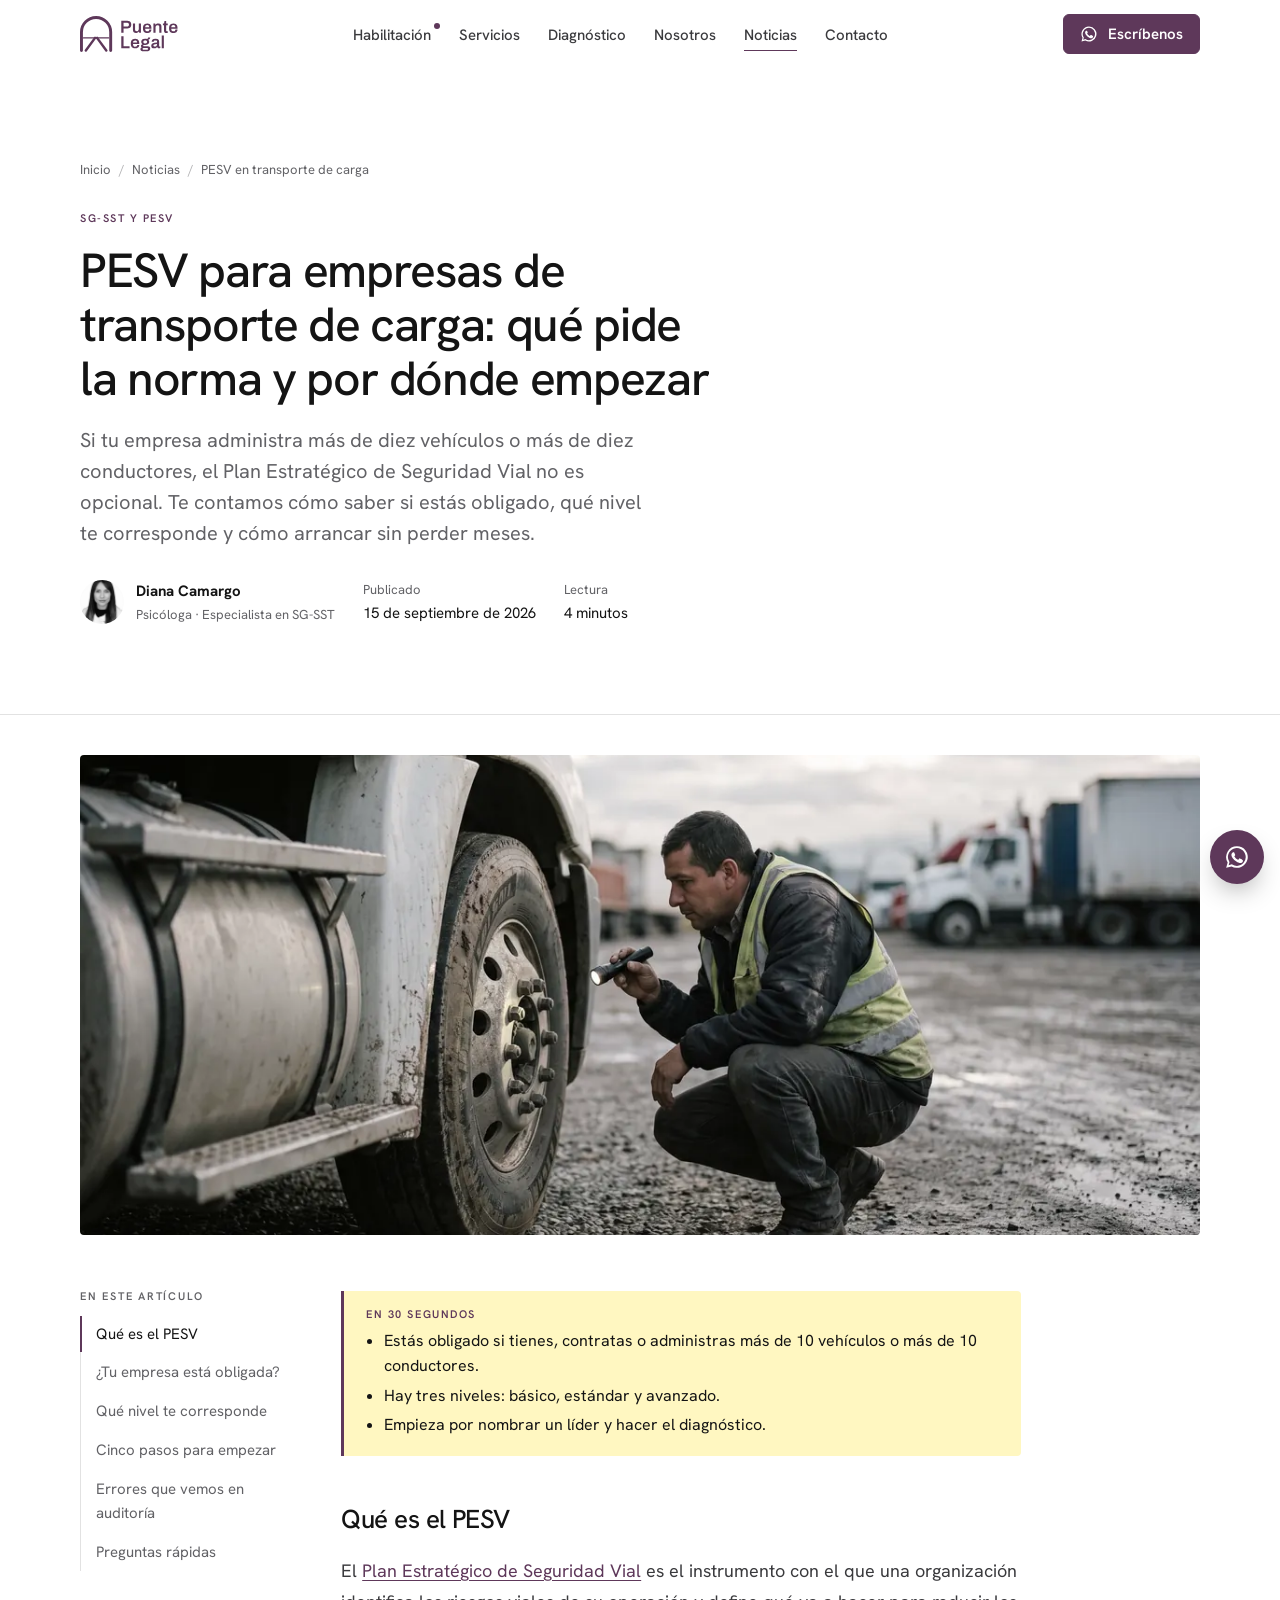
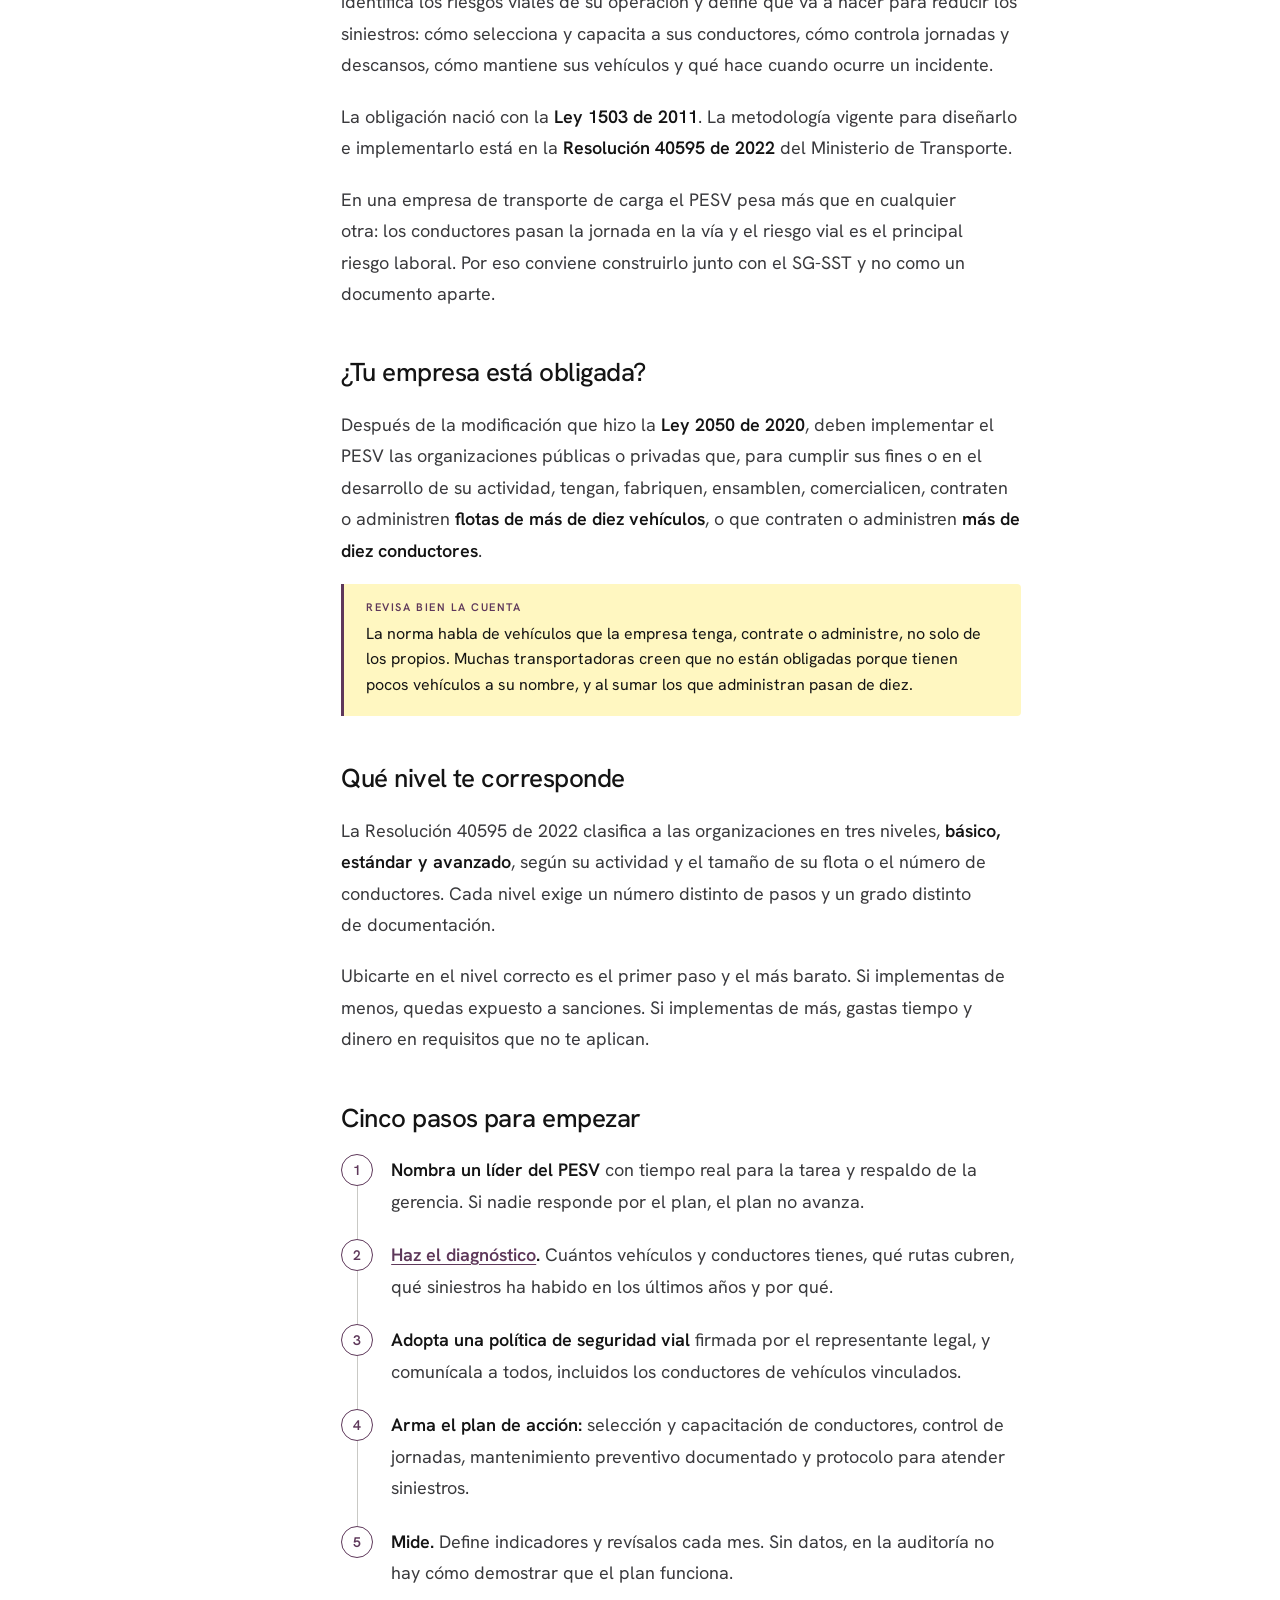
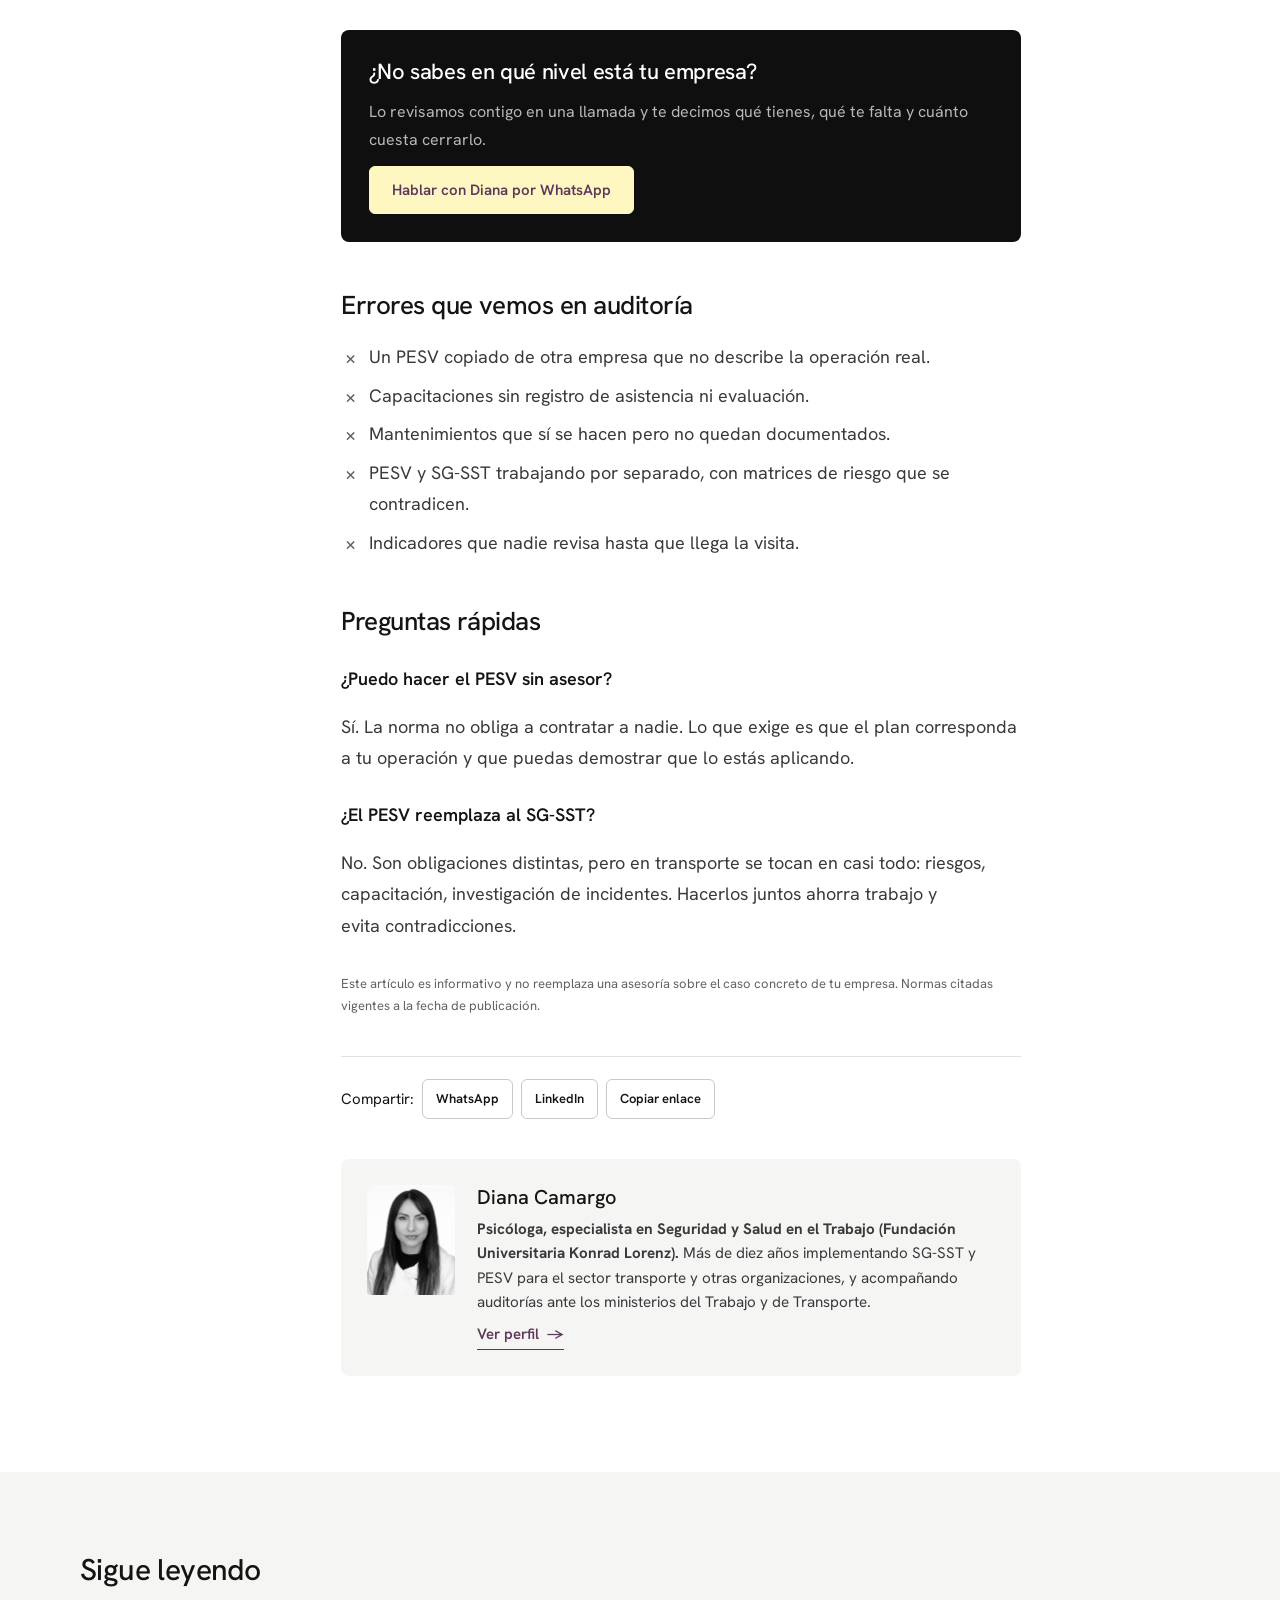
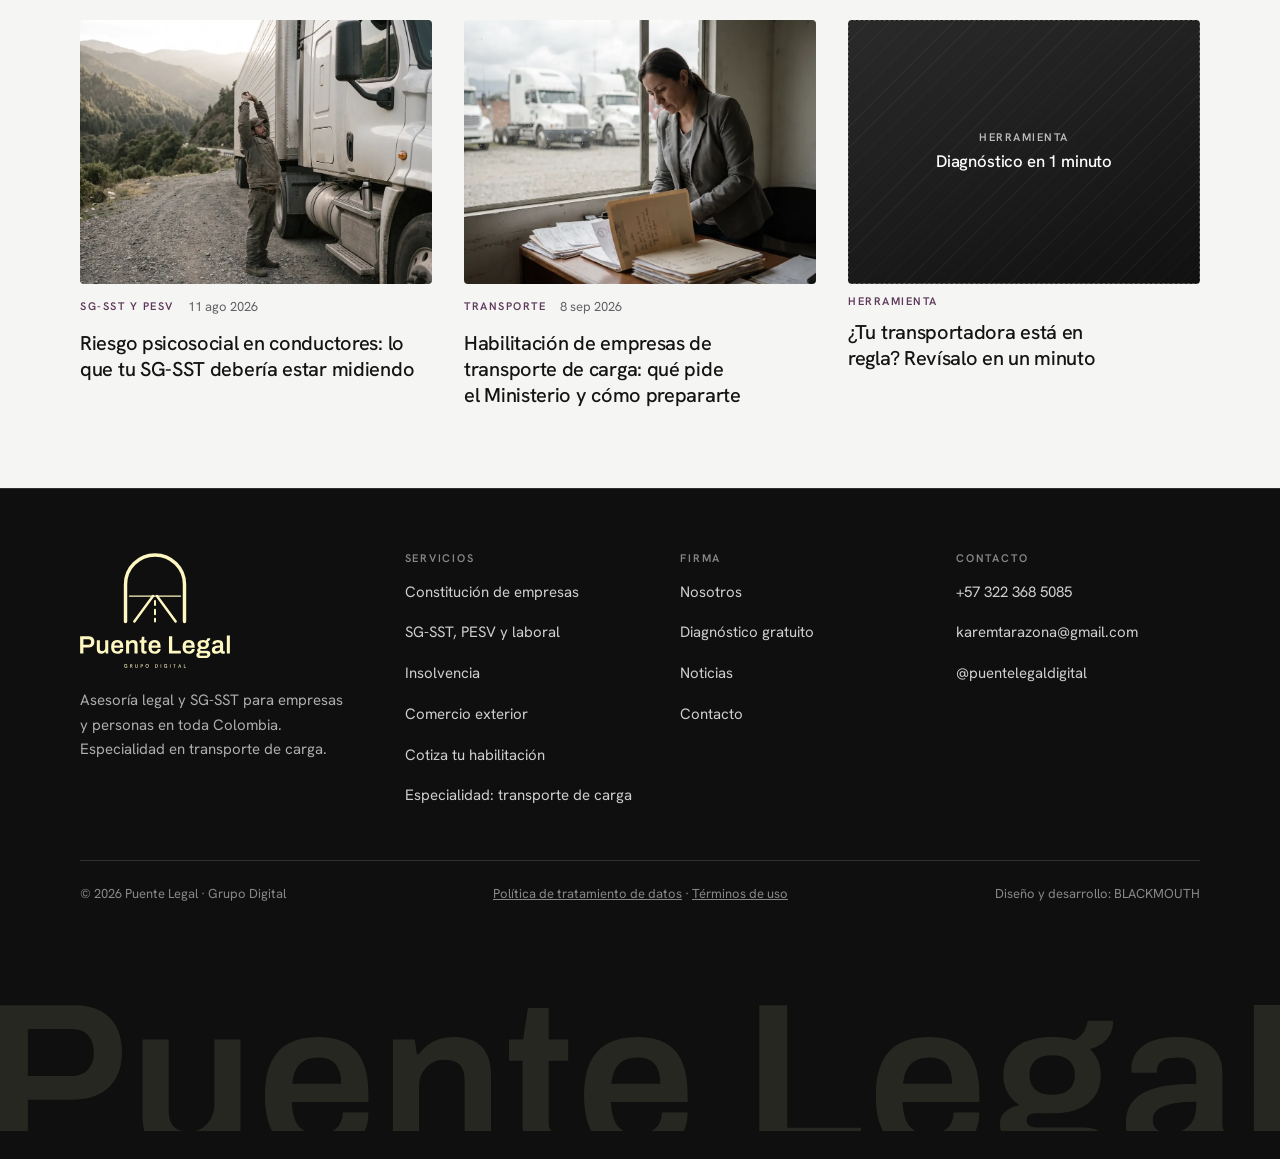
<file: noticias/pesv-empresas-transporte-carga/index.html>
<!doctype html>
<html lang="es-CO">
<head>
<meta charset="utf-8">
<meta name="viewport" content="width=device-width, initial-scale=1, viewport-fit=cover">
<title>PESV en transporte de carga: qué pide la norma | Puente Legal</title>
<meta name="description" content="Quién está obligado a tener PESV, qué nivel le corresponde a tu empresa de transporte según la Resolución 40595 de 2022 y cinco pasos para empezar.">
<link rel="canonical" href="https://www.puentelegal.com.co/noticias/pesv-empresas-transporte-carga/">
<meta name="author" content="Diana Camargo">
<meta name="theme-color" content="#FFFFFF">
<meta property="og:type" content="article">
<meta property="og:locale" content="es_CO">
<meta property="og:site_name" content="Puente Legal">
<meta property="og:title" content="PESV para empresas de transporte de carga: qué pide la norma y por dónde empezar">
<meta property="og:description" content="Quién está obligado, qué nivel te corresponde y cinco pasos para empezar.">
<meta property="og:url" content="https://www.puentelegal.com.co/noticias/pesv-empresas-transporte-carga/">
<meta property="og:image" content="https://www.puentelegal.com.co/assets/img/og.jpg">
<meta property="article:published_time" content="2026-09-15">
<meta property="article:section" content="SG-SST y PESV">
<meta name="twitter:card" content="summary_large_image">
<link rel="icon" href="../../assets/img/favicon.svg" type="image/svg+xml">
<script>document.documentElement.classList.add("js")</script>
<link rel="preconnect" href="https://fonts.googleapis.com">
<link rel="preconnect" href="https://fonts.gstatic.com" crossorigin>
<link rel="stylesheet" href="https://fonts.googleapis.com/css2?family=Hanken+Grotesk:wght@400;500;600;700&display=swap">
<link rel="stylesheet" href="../../assets/site.css">
<script type="application/ld+json">
{
  "@context": "https://schema.org",
  "@graph": [
    {
      "@type": "BlogPosting",
      "headline": "PESV para empresas de transporte de carga: qué pide la norma y por dónde empezar",
      "description": "Quién está obligado a tener PESV, qué nivel le corresponde a tu empresa de transporte y cinco pasos para empezar.",
      "image": "https://www.puentelegal.com.co/assets/img/og.jpg",
      "datePublished": "2026-09-15",
      "dateModified": "2026-09-15",
      "inLanguage": "es-CO",
      "articleSection": "SG-SST y PESV",
      "keywords": ["PESV", "Plan Estratégico de Seguridad Vial", "transporte de carga", "Resolución 40595 de 2022", "Ley 1503 de 2011"],
      "mainEntityOfPage": "https://www.puentelegal.com.co/noticias/pesv-empresas-transporte-carga/",
      "author": { "@id": "https://www.puentelegal.com.co/#diana-camargo", "@type": "Person", "name": "Diana Camargo", "jobTitle": "Psicóloga especialista en Seguridad y Salud en el Trabajo", "url": "https://www.puentelegal.com.co/nosotros/#diana-camargo" },
      "publisher": { "@id": "https://www.puentelegal.com.co/#firma", "@type": "LegalService", "name": "Puente Legal · Grupo Digital", "url": "https://www.puentelegal.com.co/", "logo": { "@type": "ImageObject", "url": "https://www.puentelegal.com.co/assets/img/logo-full-ciruela.png" } }
    },
    { "@type": "BreadcrumbList", "itemListElement": [
      { "@type": "ListItem", "position": 1, "name": "Inicio", "item": "https://www.puentelegal.com.co/" },
      { "@type": "ListItem", "position": 2, "name": "Noticias", "item": "https://www.puentelegal.com.co/noticias/" },
      { "@type": "ListItem", "position": 3, "name": "PESV en transporte de carga" } ] }
  ]
}
</script>
</head>
<body>
<a class="skip" href="#main">Saltar al contenido</a>

<header class="site-header">
  <div class="wrap nav">
    <a class="brand" href="../../" aria-label="Puente Legal, inicio">
      <img src="../../assets/img/camino-lockup-ciruela.svg" alt="Puente Legal · Grupo Digital" width="402" height="148">
    </a>
    <nav aria-label="Principal">
    <ul class="nav-links" id="menu">
      <li><a href="../../habilitacion-transporte-de-carga/" class="nav-star">Habilitación</a></li>
      <li><a href="../../servicios/">Servicios</a></li>
      <li><a href="../../diagnostico/">Diagnóstico</a></li>
      <li><a href="../../nosotros/">Nosotros</a></li>
      <li><a href="../../noticias/" aria-current="page">Noticias</a></li>
      <li><a href="../../contacto/">Contacto</a></li>
      <li class="only-sm"><a class="btn" href="https://wa.me/573223685085" data-wa="Hola, Puente Legal. Quiero una asesoría." data-conv="whatsapp" data-loc="menu"><svg class="i" aria-hidden="true" focusable="false"><use href="#i-whatsapp"/></svg> Escríbenos por WhatsApp</a></li>
    </ul>
    </nav>
    <div class="nav-cta">
      <a class="btn btn-hide-sm" href="https://wa.me/573223685085" data-wa="Hola, Puente Legal. Quiero una asesoría." data-conv="whatsapp" data-loc="header"><svg class="i" aria-hidden="true" focusable="false"><use href="#i-whatsapp"/></svg> Escríbenos</a>
      <button class="menu-btn" type="button" aria-expanded="false" aria-controls="menu" aria-label="Abrir menú">
        <svg width="20" height="20" viewBox="0 0 20 20" aria-hidden="true"><path d="M2 6h16M2 14h16" stroke="currentColor" stroke-width="1.6"/></svg>
      </button>
    </div>
  </div>
  <span class="progreso" aria-hidden="true"></span>
</header>
<svg width="0" height="0" style="position:absolute" aria-hidden="true" focusable="false">
  <symbol id="iso-sym" viewBox="34 30 132 148">
    <g fill="none" stroke="currentColor" stroke-linecap="round" stroke-linejoin="round">
      <path d="M40 172V96a60 60 0 0 1 120 0v76" stroke-width="12"/><path d="M48 120h104" stroke-width="5"/>
      <path d="M58 172 96 120M142 172 104 120" stroke-width="10"/>
    </g>
  </symbol>
  <symbol id="i-empresa" viewBox="0 0 24 24"><rect x="5" y="3" width="14" height="18" rx="1" pathLength="1"/><path d="M9 7h2M13 7h2M9 11h2M13 11h2M10 21v-4h4v4M3 21h18" pathLength="1"/></symbol>
  <symbol id="i-casco" viewBox="0 0 24 24"><path d="M3 18h18M5 18v-2.5a7 7 0 0 1 14 0V18M10 8.8V6h4v2.8" pathLength="1"/></symbol>
  <symbol id="i-recupera" viewBox="0 0 24 24"><path d="M3 6c3 0 4 10 9 10s6-6 8-8M16 7.5h4v4" pathLength="1"/></symbol>
  <symbol id="i-globo" viewBox="0 0 24 24"><circle cx="12" cy="12" r="9" pathLength="1"/><path d="M3 12h18M12 3a14 14 0 0 1 0 18M12 3a14 14 0 0 0 0 18" pathLength="1"/></symbol>
  <symbol id="i-arco" viewBox="0 0 24 24"><path d="M4 21V11a8 8 0 0 1 16 0v10M8.5 21v-9a3.5 3.5 0 0 1 7 0v9" pathLength="1"/></symbol>
  <symbol id="i-chevron" viewBox="0 0 24 24"><path d="M9 6l6 6-6 6"/></symbol>
  <symbol id="i-flecha" viewBox="0 0 24 24"><path d="M4 12h15M13 6l6 6-6 6"/></symbol>
  <symbol id="i-check" viewBox="0 0 24 24"><path d="M5 12.5l4.5 4.5L19 7.5"/></symbol>
  <symbol id="i-mas" viewBox="0 0 24 24"><path d="M5 12h14"/><path d="M12 5v14"/></symbol>
  <symbol id="i-camion" viewBox="0 0 24 24"><path d="M2.5 6h11v10h-11zM13.5 9.5H18l3.5 3.5V16h-8" pathLength="1"/><circle cx="6.5" cy="17.5" r="1.8" pathLength="1"/><circle cx="17.5" cy="17.5" r="1.8" pathLength="1"/></symbol>
  <symbol id="i-habilitacion" viewBox="0 0 24 24"><path d="M14 3H6v18h12V7zM14 3v4h4" pathLength="1"/><circle cx="12" cy="13.5" r="2.5" pathLength="1"/><path d="M10.6 15.6L10 19l2-1 2 1-.6-3.4" pathLength="1"/></symbol>
  <symbol id="i-lupa" viewBox="0 0 24 24"><circle cx="10.5" cy="10.5" r="6.5" pathLength="1"/><path d="M15.3 15.3L21 21M8 10.5h5" pathLength="1"/></symbol>
  <symbol id="i-saldo" viewBox="0 0 24 24"><path d="M14 3H6v18h12V7zM14 3v4h4" pathLength="1"/><path d="M12 10v7M14 11.2c-.4-.6-1.1-.9-2-.9-1.1 0-2 .6-2 1.4 0 1.9 4 1 4 2.9 0 .8-.9 1.4-2 1.4-.9 0-1.7-.4-2.1-1" pathLength="1"/></symbol>
  <symbol id="i-volante" viewBox="0 0 24 24"><circle cx="12" cy="12" r="9" pathLength="1"/><circle cx="12" cy="12" r="2" pathLength="1"/><path d="M3.5 10.5l6.5 1M20.5 10.5l-6.5 1M12 14v7" pathLength="1"/></symbol>
  <symbol id="i-doc" viewBox="0 0 24 24"><path d="M14 3H6v18h12V7zM14 3v4h4M9 11h6M9 14.5h6M9 18h4" pathLength="1"/></symbol>
  <symbol id="i-escudo" viewBox="0 0 24 24"><path d="M12 3l7 3v5c0 4.5-3 8.3-7 10-4-1.7-7-5.5-7-10V6z" pathLength="1"/><path d="M9 12l2 2 4-4" pathLength="1"/></symbol>
  <symbol id="i-balanza" viewBox="0 0 24 24"><path d="M12 4v16M8 20h8M5 7h14M5 7l-2.5 6a2.5 2.5 0 0 0 5 0zM19 7l-2.5 6a2.5 2.5 0 0 0 5 0z" pathLength="1"/></symbol>
  <symbol id="i-chat" viewBox="0 0 24 24"><path d="M4 5h16v11H9l-5 4z" pathLength="1"/><path d="M8 9.5h8M8 12.5h5" pathLength="1"/></symbol>
  <symbol id="i-telefono" viewBox="0 0 24 24"><path d="M5 3h4l2 5-2.5 1.5a11 11 0 0 0 6 6L16 13l5 2v4a2 2 0 0 1-2 2A16 16 0 0 1 3 5a2 2 0 0 1 2-2Z"/></symbol>
  <symbol id="i-correo" viewBox="0 0 24 24"><path d="M3 6h18v12H3zM3 6l9 7 9-7"/></symbol>
  <symbol id="i-instagram" viewBox="0 0 24 24"><rect x="3" y="3" width="18" height="18" rx="5"/><circle cx="12" cy="12" r="4"/><circle cx="17.5" cy="6.5" r=".6"/></symbol>
  <symbol id="i-whatsapp" viewBox="0 0 24 24"><path fill="currentColor" stroke="none" d="M12 2a10 10 0 0 0-8.6 15.1L2 22l5-1.3A10 10 0 1 0 12 2Zm0 18.2c-1.6 0-3.1-.4-4.4-1.2l-.3-.2-3 .8.8-2.9-.2-.3A8.2 8.2 0 1 1 12 20.2Zm4.5-6.1c-.2-.1-1.5-.7-1.7-.8-.2-.1-.4-.1-.6.1l-.8 1c-.1.2-.3.2-.5.1a6.7 6.7 0 0 1-3.3-2.9c-.2-.4.2-.4.7-1.3.1-.2 0-.3 0-.4l-.8-1.8c-.2-.5-.4-.4-.6-.4h-.5a1 1 0 0 0-.7.3 3 3 0 0 0-.9 2.2 5.2 5.2 0 0 0 1.1 2.7 11.8 11.8 0 0 0 4.5 4c1.7.7 2.3.8 3.2.6.5-.1 1.5-.6 1.7-1.2.2-.6.2-1.1.1-1.2l-.5-.3Z"/></symbol>
</svg>

<main id="main">
<article>
  <header class="page-hero s-blanco" style="padding-bottom:88px">
    <div class="wrap">
      <ol class="crumbs"><li><a href="../../">Inicio</a></li><li><a href="../">Noticias</a></li><li aria-current="page">PESV en transporte de carga</li></ol>
      <div class="art-head">
        <span class="card-cat">SG-SST y PESV</span>
        <h1 data-split="words" data-split-load>PESV para empresas de transporte de carga: qué pide la norma y por dónde empezar</h1>
        <p class="lead">Si tu empresa administra más de diez vehículos o más de diez conductores, el Plan Estratégico de Seguridad Vial no es opcional. Te contamos cómo saber si estás obligado, qué nivel te corresponde y cómo arrancar sin perder meses.</p>
        <div class="byline">
          <span class="who"><img src="../../assets/team/diana-camargo.webp" alt="" width="48" height="48"><span><strong>Diana Camargo</strong><small>Psicóloga · Especialista en SG-SST</small></span></span>
          <span><small>Publicado</small><time datetime="2026-09-15">15 de septiembre de 2026</time></span>
          <span><small>Lectura</small>4 minutos</span>
        </div>
      </div>
    </div>
  </header>

  <div class="wrap art-cover">
    <img class="art-img" src="../../assets/img/fotos/n-pesv.webp" alt="Conductor revisando las llantas de su tractocamión antes de salir a ruta" width="1200" height="896" decoding="async">
  </div>

  <div class="wrap art-layout">
    <details class="toc" open>
      <summary>En este artículo</summary>
      <nav aria-label="Contenido del artículo">
      <ol>
        <li><a href="#que-es">Qué es el PESV</a></li>
        <li><a href="#obligados">¿Tu empresa está obligada?</a></li>
        <li><a href="#niveles">Qué nivel te corresponde</a></li>
        <li><a href="#pasos">Cinco pasos para empezar</a></li>
        <li><a href="#errores">Errores que vemos en auditoría</a></li>
        <li><a href="#preguntas">Preguntas rápidas</a></li>
      </ol>
      </nav>
    </details>

    <div>
      <div class="prose">
        <div class="callout"><span class="h">En 30 segundos</span><ul>
          <li>Estás obligado si tienes, contratas o administras más de 10 vehículos o más de 10 conductores.</li>
          <li>Hay tres niveles: básico, estándar y avanzado.</li>
          <li>Empieza por nombrar un líder y hacer el diagnóstico.</li>
        </ul></div>
        <h2 id="que-es">Qué es el PESV</h2>
        <p>El <a href="../../servicios/sst-pesv-laboral/#sg-sst-pesv">Plan Estratégico de Seguridad Vial</a> es el instrumento con el que una organización identifica los riesgos viales de su operación y define qué va a hacer para reducir los siniestros: cómo selecciona y capacita a sus conductores, cómo controla jornadas y descansos, cómo mantiene sus vehículos y qué hace cuando ocurre un incidente.</p>
        <p>La obligación nació con la <strong>Ley 1503 de 2011</strong>. La metodología vigente para diseñarlo e implementarlo está en la <strong>Resolución 40595 de 2022</strong> del Ministerio de Transporte.</p>
        <p>En una empresa de transporte de carga el PESV pesa más que en cualquier otra: los conductores pasan la jornada en la vía y el riesgo vial es el principal riesgo laboral. Por eso conviene construirlo junto con el SG-SST y no como un documento aparte.</p>

        <h2 id="obligados">¿Tu empresa está obligada?</h2>
        <p>Después de la modificación que hizo la <strong>Ley 2050 de 2020</strong>, deben implementar el PESV las organizaciones públicas o privadas que, para cumplir sus fines o en el desarrollo de su actividad, tengan, fabriquen, ensamblen, comercialicen, contraten o administren <strong>flotas de más de diez vehículos</strong>, o que contraten o administren <strong>más de diez conductores</strong>.</p>
        <div class="callout"><span class="h">Revisa bien la cuenta</span>La norma habla de vehículos que la empresa tenga, contrate o administre, no solo de los propios. Muchas transportadoras creen que no están obligadas porque tienen pocos vehículos a su nombre, y al sumar los que administran pasan de diez.</div>

        <h2 id="niveles">Qué nivel te corresponde</h2>
        <p>La Resolución 40595 de 2022 clasifica a las organizaciones en tres niveles, <strong>básico, estándar y avanzado</strong>, según su actividad y el tamaño de su flota o el número de conductores. Cada nivel exige un número distinto de pasos y un grado distinto de documentación.</p>
        <p>Ubicarte en el nivel correcto es el primer paso y el más barato. Si implementas de menos, quedas expuesto a sanciones. Si implementas de más, gastas tiempo y dinero en requisitos que no te aplican.</p>

        <h2 id="pasos">Cinco pasos para empezar</h2>
        <ol class="stepper">
          <li><strong>Nombra un líder del PESV</strong> con tiempo real para la tarea y respaldo de la gerencia. Si nadie responde por el plan, el plan no avanza.</li>
          <li><strong><a href="../../diagnostico/?sector=transporte">Haz el diagnóstico</a>.</strong> Cuántos vehículos y conductores tienes, qué rutas cubren, qué siniestros ha habido en los últimos años y por qué.</li>
          <li><strong>Adopta una política de seguridad vial</strong> firmada por el representante legal, y comunícala a todos, incluidos los conductores de vehículos vinculados.</li>
          <li><strong>Arma el plan de acción:</strong> selección y capacitación de conductores, control de jornadas, mantenimiento preventivo documentado y protocolo para atender siniestros.</li>
          <li><strong>Mide.</strong> Define indicadores y revísalos cada mes. Sin datos, en la auditoría no hay cómo demostrar que el plan funciona.</li>
        </ol>

        <div class="cta-box s-negro">
          <h3>¿No sabes en qué nivel está tu empresa?</h3>
          <p>Lo revisamos contigo en una llamada y te decimos qué tienes, qué te falta y cuánto cuesta cerrarlo.</p>
          <a class="btn" href="https://wa.me/573223685085" data-wa="Hola, Diana. Leí el artículo del PESV y quiero saber en qué nivel está mi empresa." data-conv="whatsapp" data-loc="articulo-cta">Hablar con Diana por WhatsApp</a>
        </div>

        <h2 id="errores">Errores que vemos en auditoría</h2>
        <ul class="cross">
          <li>Un PESV copiado de otra empresa que no describe la operación real.</li>
          <li>Capacitaciones sin registro de asistencia ni evaluación.</li>
          <li>Mantenimientos que sí se hacen pero no quedan documentados.</li>
          <li>PESV y SG-SST trabajando por separado, con matrices de riesgo que se contradicen.</li>
          <li>Indicadores que nadie revisa hasta que llega la visita.</li>
        </ul>

        <h2 id="preguntas">Preguntas rápidas</h2>
        <h3>¿Puedo hacer el PESV sin asesor?</h3>
        <p>Sí. La norma no obliga a contratar a nadie. Lo que exige es que el plan corresponda a tu operación y que puedas demostrar que lo estás aplicando.</p>
        <h3>¿El PESV reemplaza al SG-SST?</h3>
        <p>No. Son obligaciones distintas, pero en transporte se tocan en casi todo: riesgos, capacitación, investigación de incidentes. Hacerlos juntos ahorra trabajo y evita contradicciones.</p>
      </div>

      <p class="disclaimer">Este artículo es informativo y no reemplaza una asesoría sobre el caso concreto de tu empresa. Normas citadas vigentes a la fecha de publicación.</p>

      <div class="share">
        <span>Compartir:</span>
        <a data-share="wa" href="#">WhatsApp</a>
        <a data-share="in" href="#">LinkedIn</a>
        <button data-copy type="button"><span>Copiar enlace</span></button>
      </div>

      <section class="author-box" aria-label="Sobre la autora">
        <img src="../../assets/team/diana-camargo.webp" alt="Diana Camargo" width="96" height="120" loading="lazy">
        <div style="display:grid;gap:8px">
          <h2>Diana Camargo</h2>
          <p><strong>Psicóloga, especialista en Seguridad y Salud en el Trabajo (Fundación Universitaria Konrad Lorenz).</strong> Más de diez años implementando SG-SST y PESV para el sector transporte y otras organizaciones, y acompañando auditorías ante los ministerios del Trabajo y de Transporte.</p>
          <a class="link-arrow" href="../../nosotros/#diana-camargo" style="justify-self:start;color:var(--ciruela)">Ver perfil <span>→</span></a>
        </div>
      </section>
    </div>

    <div class="aside-note">
    </div>
  </div>
</article>

<section class="band s-gris" aria-labelledby="rel-t" style="padding-block:80px">
  <div class="wrap">
    <h2 id="rel-t" class="h3" style="margin-bottom:32px">Sigue leyendo</h2>
    <div class="news-grid" style="grid-template-columns:repeat(3,1fr)">
      <a class="card" href="../">
        <div class="card-media"><img src="../../assets/img/fotos/n-pausa.webp" alt="Conductor en pausa activa junto a su tractocamión" width="1000" height="747" loading="lazy" decoding="async"></div>
        <div class="card-meta"><span class="card-cat">SG-SST y PESV</span><time datetime="2026-08-11">11 ago 2026</time></div>
        <h3>Riesgo psicosocial en conductores: lo que tu SG-SST debería estar midiendo</h3>
      </a>
      <a class="card" href="../">
        <div class="card-media"><img src="../../assets/img/fotos/n-habilitacion.webp" alt="Gerente de una transportadora revisando los documentos de habilitación" width="1000" height="747" loading="lazy" decoding="async"></div>
        <div class="card-meta"><span class="card-cat">Transporte</span><time datetime="2026-09-08">8 sep 2026</time></div>
        <h3>Habilitación de empresas de transporte de carga: qué pide el Ministerio y cómo prepararte</h3>
      </a>
      <a class="card" href="../../diagnostico/?sector=transporte">
        <div class="card-media"><div class="ph"><div class="ph-inner"><span class="ph-tag">Herramienta</span><span class="ph-title">Diagnóstico en 1 minuto</span></div></div></div>
        <div class="card-meta"><span class="card-cat">Herramienta</span></div>
        <h3>¿Tu transportadora está en regla? Revísalo en un minuto</h3>
      </a>
    </div>
  </div>
</section>
</main>

<footer class="site-footer s-negro">
  <div class="wrap">
    <div class="foot-grid">
      <div>
        <img src="../../assets/img/camino-full-crema.svg" alt="Puente Legal · Grupo Digital" width="442" height="341" loading="lazy">
        <p class="muted" style="margin-top:20px;font-size:var(--t-sm);max-width:34ch">Asesoría legal y SG-SST para empresas y personas en toda Colombia. Especialidad en transporte de carga.</p>
      </div>
      <nav aria-label="Servicios">
        <h2>Servicios</h2>
        <ul>
          <li><a href="../../servicios/constitucion-de-empresas/">Constitución de empresas</a></li>
          <li><a href="../../servicios/sst-pesv-laboral/">SG-SST, PESV y laboral</a></li>
          <li><a href="../../servicios/insolvencia/">Insolvencia</a></li>
          <li><a href="../../servicios/comercio-exterior/">Comercio exterior</a></li>
          <li><a href="../../habilitacion-transporte-de-carga/">Cotiza tu habilitación</a></li>
          <li><a href="../../transporte-de-carga/">Especialidad: transporte de carga</a></li>
        </ul>
      </nav>
      <nav aria-label="Firma">
        <h2>Firma</h2>
        <ul>
          <li><a href="../../nosotros/">Nosotros</a></li>
          <li><a href="../../diagnostico/">Diagnóstico gratuito</a></li>
          <li><a href="../../noticias/">Noticias</a></li>
          <li><a href="../../contacto/">Contacto</a></li>
        </ul>
      </nav>
      <div>
        <h2>Contacto</h2>
        <ul>
          <li><a href="tel:+573223685085">+57 322 368 5085</a></li>
          <li><a href="mailto:karemtarazona@gmail.com">karemtarazona@gmail.com</a></li>
          <li><a href="https://www.instagram.com/puentelegaldigital/" target="_blank" rel="noopener">@puentelegaldigital</a></li>
        </ul>
      </div>
    </div>
    <div class="foot-legal">
      <span>© <span data-year>2026</span> Puente Legal · Grupo Digital</span>
      <span><a href="#">Política de tratamiento de datos</a> · <a href="#">Términos de uso</a></span>
      <span>Diseño y desarrollo: BLACKMOUTH</span>
    </div>
  </div>
  <div class="foot-mark" data-draw="through" aria-hidden="true"><img src="../../assets/img/camino-wordmark-crema.svg" alt="" width="1194" height="174" loading="lazy" data-ty="0:60;.42:0"></div>
</footer>

<a class="wa-float" href="https://wa.me/573223685085" data-wa="Hola, Puente Legal. Leí el artículo sobre el PESV y quiero una asesoría." data-conv="whatsapp" data-loc="flotante" aria-label="Escríbenos por WhatsApp"><svg class="" aria-hidden="true" focusable="false"><use href="#i-whatsapp"/></svg></a>
<script src="../../assets/site.js" defer></script>
</body>
</html>
</file>
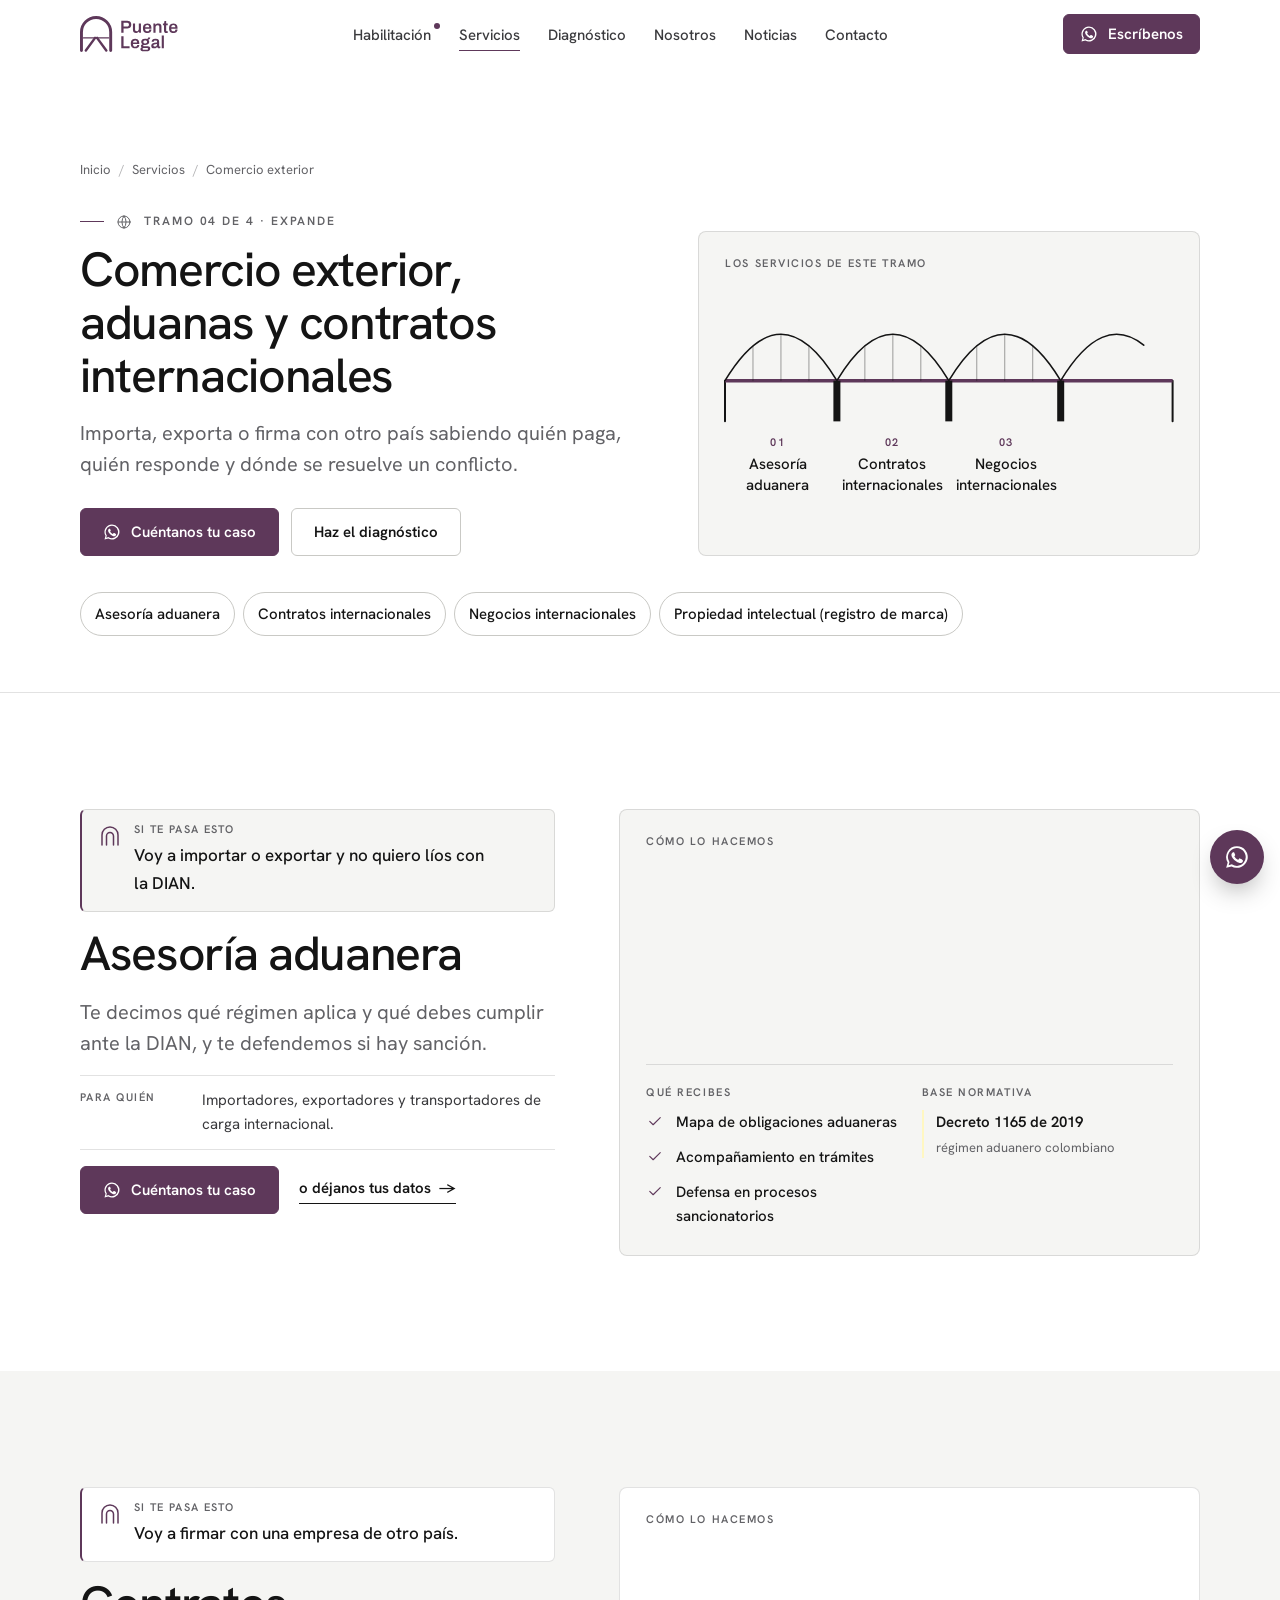
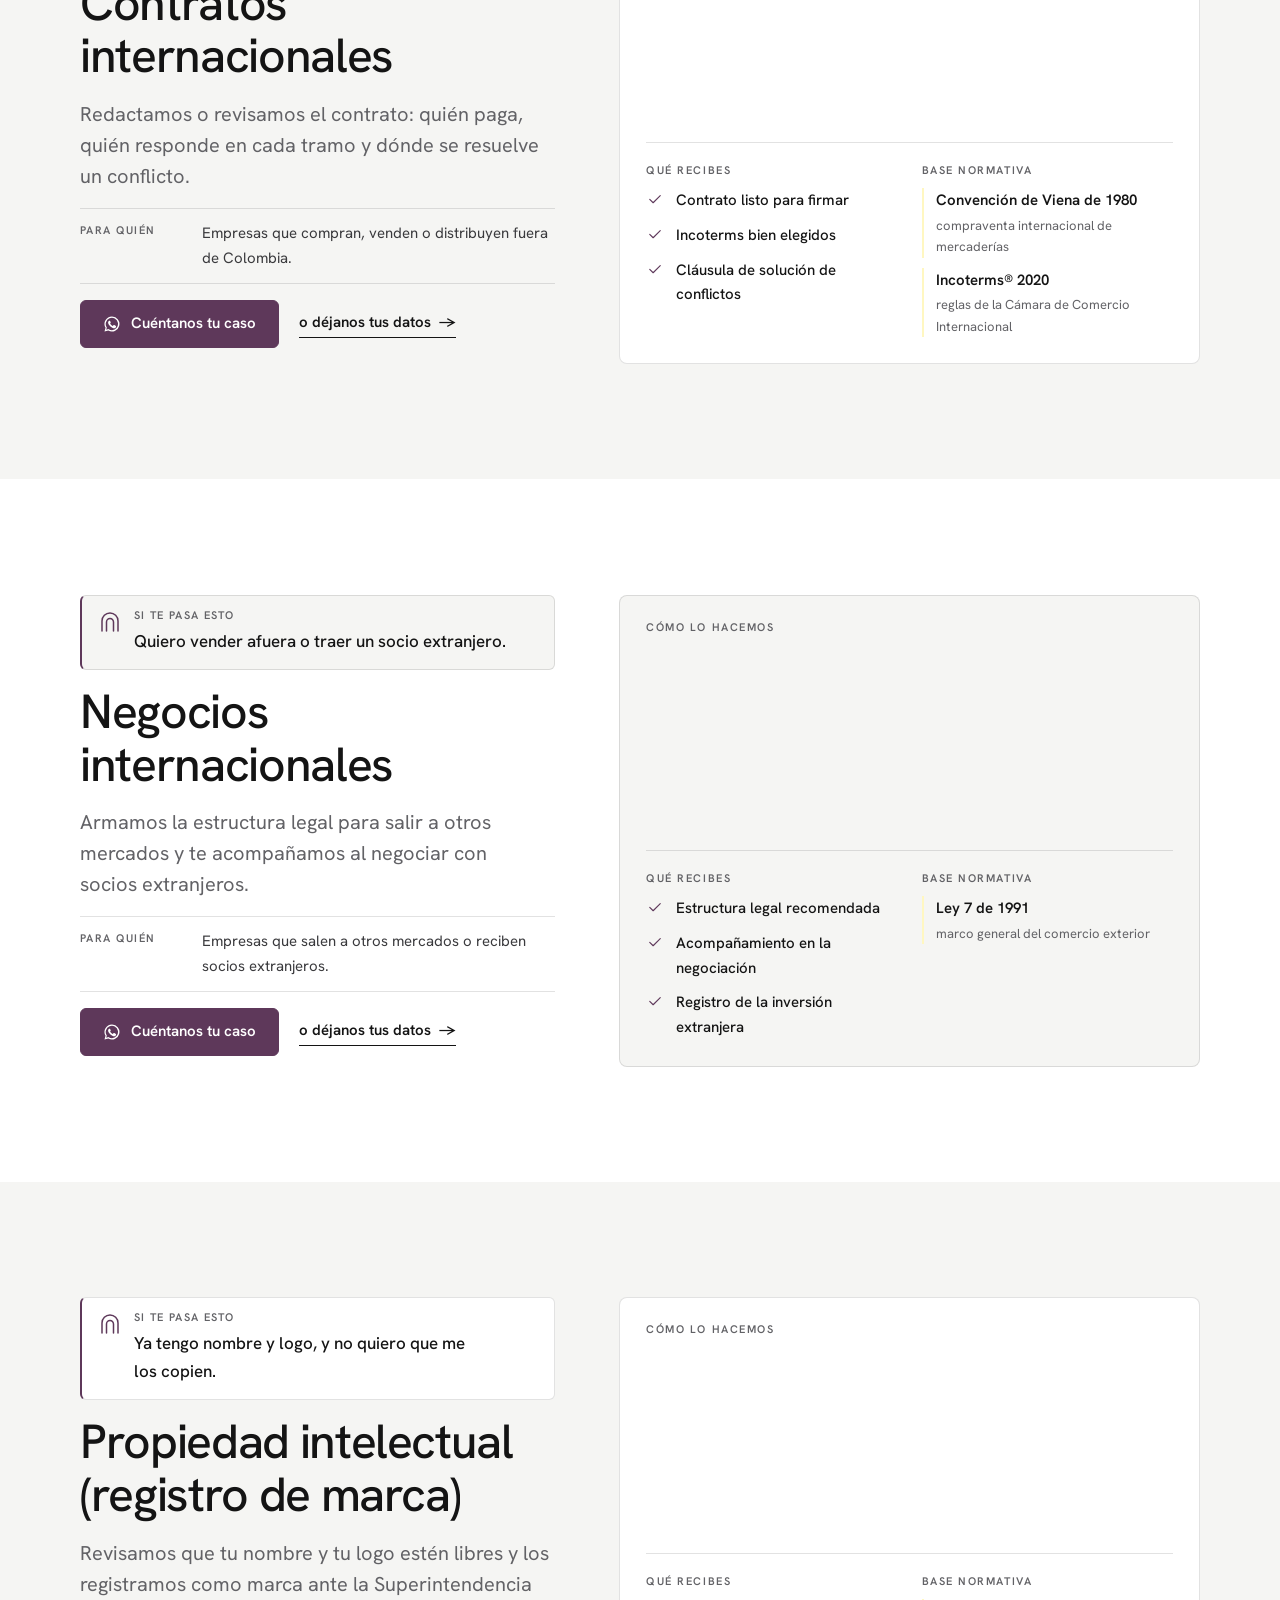
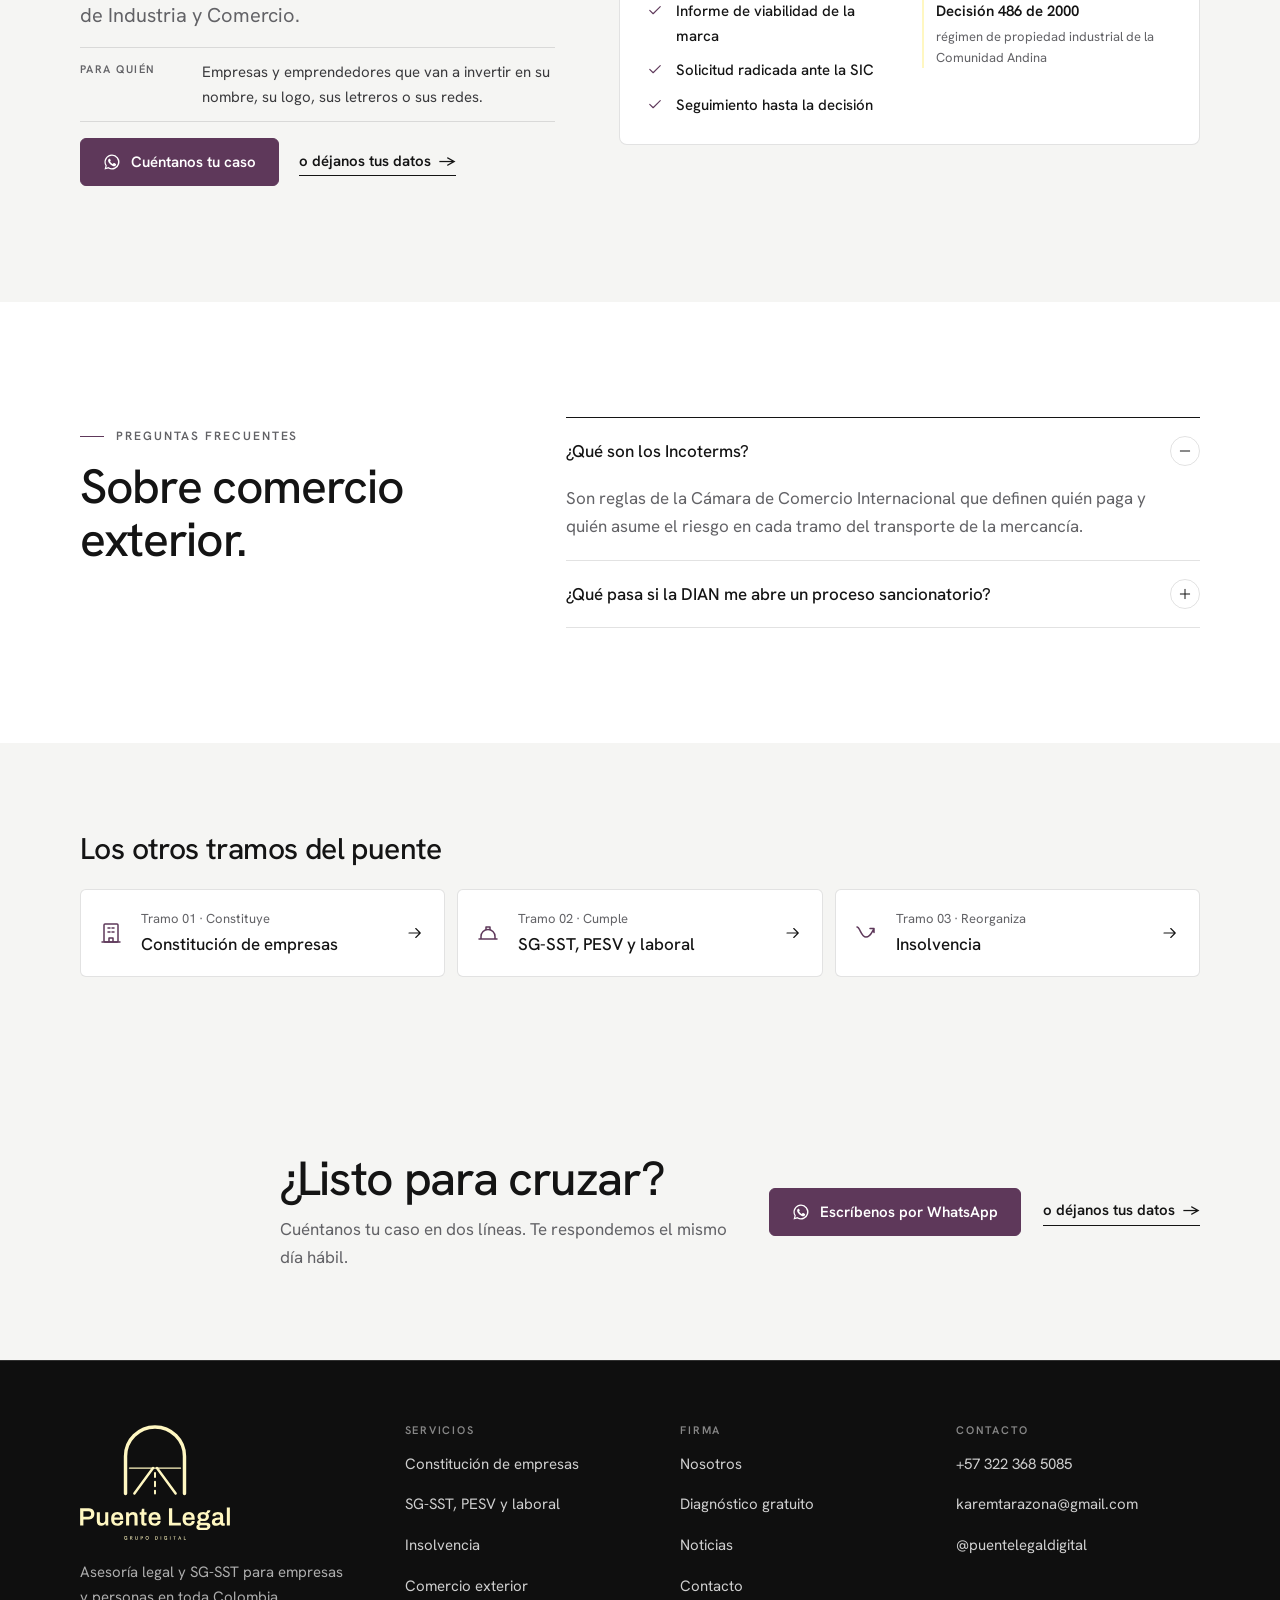
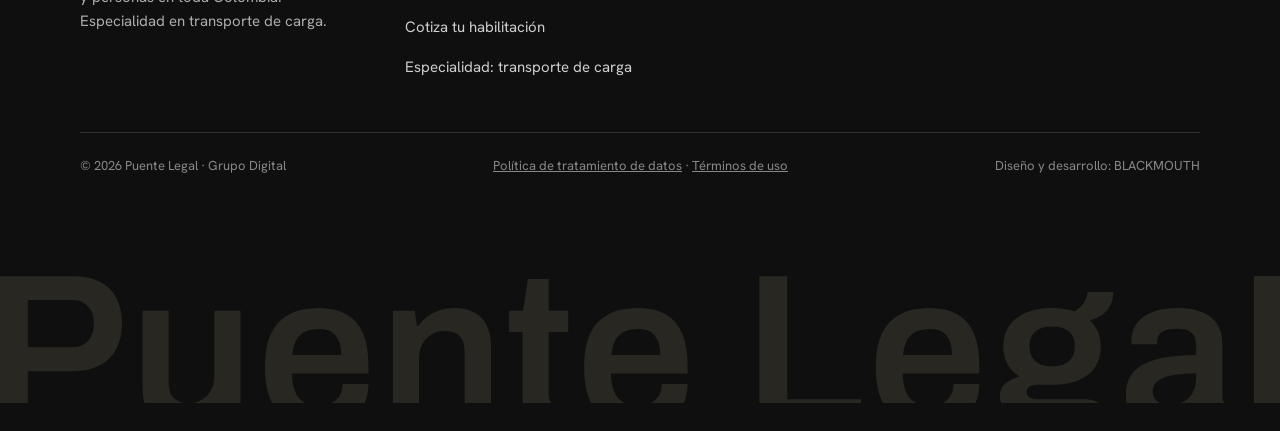
<file: servicios/comercio-exterior/index.html>
<!doctype html>
<html lang="es-CO">
<head>
<meta charset="utf-8">
<meta name="viewport" content="width=device-width, initial-scale=1, viewport-fit=cover">
<title>Asesoría en comercio exterior y aduanas | Puente Legal</title>
<meta name="description" content="Asesoría aduanera, contratos internacionales e Incoterms, estructura legal para exportar o recibir socios extranjeros y registro de marca.">
<link rel="canonical" href="https://www.puentelegal.com.co/servicios/comercio-exterior/">
<meta name="theme-color" content="#FFFFFF">
<meta property="og:type" content="website">
<meta property="og:locale" content="es_CO">
<meta property="og:site_name" content="Puente Legal">
<meta property="og:title" content="Asesoría en comercio exterior y aduanas | Puente Legal">
<meta property="og:description" content="Asesoría aduanera, contratos internacionales e Incoterms, estructura legal para exportar o recibir socios extranjeros y registro de marca.">
<meta property="og:url" content="https://www.puentelegal.com.co/servicios/comercio-exterior/">
<meta property="og:image" content="https://www.puentelegal.com.co/assets/img/og.jpg">
<meta property="og:image:width" content="1200">
<meta property="og:image:height" content="630">
<meta name="twitter:card" content="summary_large_image">
<link rel="icon" href="../../assets/img/favicon.svg" type="image/svg+xml">
<script>document.documentElement.classList.add("js")</script>
<link rel="preconnect" href="https://fonts.googleapis.com">
<link rel="preconnect" href="https://fonts.gstatic.com" crossorigin>
<link rel="stylesheet" href="https://fonts.googleapis.com/css2?family=Hanken+Grotesk:wght@400;500;600;700&display=swap">
<link rel="stylesheet" href="../../assets/site.css">
<script type="application/ld+json">
{
 "@context": "https://schema.org",
 "@graph": [
  {
   "@type": "BreadcrumbList",
   "itemListElement": [
    {
     "@type": "ListItem",
     "position": 1,
     "name": "Inicio",
     "item": "https://www.puentelegal.com.co/"
    },
    {
     "@type": "ListItem",
     "position": 2,
     "name": "Servicios",
     "item": "https://www.puentelegal.com.co/servicios/"
    },
    {
     "@type": "ListItem",
     "position": 3,
     "name": "Comercio exterior"
    }
   ]
  },
  {
   "@type": "FAQPage",
   "mainEntity": [
    {
     "@type": "Question",
     "name": "¿Qué son los Incoterms?",
     "acceptedAnswer": {
      "@type": "Answer",
      "text": "Son reglas de la Cámara de Comercio Internacional que definen quién paga y quién asume el riesgo en cada tramo del transporte de la mercancía."
     }
    },
    {
     "@type": "Question",
     "name": "¿Qué pasa si la DIAN me abre un proceso sancionatorio?",
     "acceptedAnswer": {
      "@type": "Answer",
      "text": "Revisamos el expediente, los plazos y los soportes de tu operación, y preparamos tu defensa antes de que venzan los términos."
     }
    }
   ]
  },
  {
   "@type": "Service",
   "@id": "https://www.puentelegal.com.co/servicios/comercio-exterior/#asesoria-aduanera",
   "name": "Asesoría aduanera",
   "description": "Te decimos qué régimen aplica y qué debes cumplir ante la DIAN, y te defendemos si hay sanción.",
   "provider": {
    "@id": "https://www.puentelegal.com.co/#firma"
   },
   "areaServed": {
    "@type": "Country",
    "name": "Colombia"
   },
   "audience": {
    "@type": "BusinessAudience"
   },
   "url": "https://www.puentelegal.com.co/servicios/comercio-exterior/#asesoria-aduanera"
  },
  {
   "@type": "Service",
   "@id": "https://www.puentelegal.com.co/servicios/comercio-exterior/#contratos-internacionales",
   "name": "Contratos internacionales",
   "description": "Redactamos o revisamos el contrato: quién paga, quién responde en cada tramo y dónde se resuelve un conflicto.",
   "provider": {
    "@id": "https://www.puentelegal.com.co/#firma"
   },
   "areaServed": {
    "@type": "Country",
    "name": "Colombia"
   },
   "audience": {
    "@type": "BusinessAudience"
   },
   "url": "https://www.puentelegal.com.co/servicios/comercio-exterior/#contratos-internacionales"
  },
  {
   "@type": "Service",
   "@id": "https://www.puentelegal.com.co/servicios/comercio-exterior/#negocios-internacionales",
   "name": "Negocios internacionales",
   "description": "Armamos la estructura legal para salir a otros mercados y te acompañamos al negociar con socios extranjeros.",
   "provider": {
    "@id": "https://www.puentelegal.com.co/#firma"
   },
   "areaServed": {
    "@type": "Country",
    "name": "Colombia"
   },
   "audience": {
    "@type": "BusinessAudience"
   },
   "url": "https://www.puentelegal.com.co/servicios/comercio-exterior/#negocios-internacionales"
  },
  {
   "@type": "Service",
   "@id": "https://www.puentelegal.com.co/servicios/comercio-exterior/#registro-de-marca",
   "name": "Propiedad intelectual (registro de marca)",
   "description": "Revisamos que tu nombre y tu logo estén libres y los registramos como marca ante la Superintendencia de Industria y Comercio.",
   "provider": {
    "@id": "https://www.puentelegal.com.co/#firma"
   },
   "areaServed": {
    "@type": "Country",
    "name": "Colombia"
   },
   "audience": {
    "@type": "BusinessAudience"
   },
   "url": "https://www.puentelegal.com.co/servicios/comercio-exterior/#registro-de-marca"
  }
 ]
}
</script>
</head>
<body>
<a class="skip" href="#main">Saltar al contenido</a>
<header class="site-header">
  <div class="wrap nav">
    <a class="brand" href="../../" aria-label="Puente Legal, inicio">
      <img src="../../assets/img/camino-lockup-ciruela.svg" alt="Puente Legal · Grupo Digital" width="402" height="148">
    </a>
    <nav aria-label="Principal">
    <ul class="nav-links" id="menu">
      <li><a href="../../habilitacion-transporte-de-carga/" class="nav-star">Habilitación</a></li>
      <li><a href="../../servicios/" aria-current="page">Servicios</a></li>
      <li><a href="../../diagnostico/">Diagnóstico</a></li>
      <li><a href="../../nosotros/">Nosotros</a></li>
      <li><a href="../../noticias/">Noticias</a></li>
      <li><a href="../../contacto/">Contacto</a></li>
      <li class="only-sm"><a class="btn" href="https://wa.me/573223685085" data-wa="Hola, Puente Legal. Quiero una asesoría." data-conv="whatsapp" data-loc="menu"><svg class="i" aria-hidden="true" focusable="false"><use href="#i-whatsapp"/></svg> Escríbenos por WhatsApp</a></li>
    </ul>
    </nav>
    <div class="nav-cta">
      <a class="btn btn-hide-sm" href="https://wa.me/573223685085" data-wa="Hola, Puente Legal. Quiero una asesoría." data-conv="whatsapp" data-loc="header"><svg class="i" aria-hidden="true" focusable="false"><use href="#i-whatsapp"/></svg> Escríbenos</a>
      <button class="menu-btn" type="button" aria-expanded="false" aria-controls="menu" aria-label="Abrir menú">
        <svg width="20" height="20" viewBox="0 0 20 20" aria-hidden="true"><path d="M2 6h16M2 14h16" stroke="currentColor" stroke-width="1.6"/></svg>
      </button>
    </div>
  </div>
  
</header>
<svg width="0" height="0" style="position:absolute" aria-hidden="true" focusable="false">
  <symbol id="iso-sym" viewBox="34 30 132 148">
    <g fill="none" stroke="currentColor" stroke-linecap="round" stroke-linejoin="round">
      <path d="M40 172V96a60 60 0 0 1 120 0v76" stroke-width="12"/><path d="M48 120h104" stroke-width="5"/>
      <path d="M58 172 96 120M142 172 104 120" stroke-width="10"/>
    </g>
  </symbol>
  <symbol id="i-empresa" viewBox="0 0 24 24"><rect x="5" y="3" width="14" height="18" rx="1" pathLength="1"/><path d="M9 7h2M13 7h2M9 11h2M13 11h2M10 21v-4h4v4M3 21h18" pathLength="1"/></symbol>
  <symbol id="i-casco" viewBox="0 0 24 24"><path d="M3 18h18M5 18v-2.5a7 7 0 0 1 14 0V18M10 8.8V6h4v2.8" pathLength="1"/></symbol>
  <symbol id="i-recupera" viewBox="0 0 24 24"><path d="M3 6c3 0 4 10 9 10s6-6 8-8M16 7.5h4v4" pathLength="1"/></symbol>
  <symbol id="i-globo" viewBox="0 0 24 24"><circle cx="12" cy="12" r="9" pathLength="1"/><path d="M3 12h18M12 3a14 14 0 0 1 0 18M12 3a14 14 0 0 0 0 18" pathLength="1"/></symbol>
  <symbol id="i-arco" viewBox="0 0 24 24"><path d="M4 21V11a8 8 0 0 1 16 0v10M8.5 21v-9a3.5 3.5 0 0 1 7 0v9" pathLength="1"/></symbol>
  <symbol id="i-chevron" viewBox="0 0 24 24"><path d="M9 6l6 6-6 6"/></symbol>
  <symbol id="i-flecha" viewBox="0 0 24 24"><path d="M4 12h15M13 6l6 6-6 6"/></symbol>
  <symbol id="i-check" viewBox="0 0 24 24"><path d="M5 12.5l4.5 4.5L19 7.5"/></symbol>
  <symbol id="i-mas" viewBox="0 0 24 24"><path d="M5 12h14"/><path d="M12 5v14"/></symbol>
  <symbol id="i-camion" viewBox="0 0 24 24"><path d="M2.5 6h11v10h-11zM13.5 9.5H18l3.5 3.5V16h-8" pathLength="1"/><circle cx="6.5" cy="17.5" r="1.8" pathLength="1"/><circle cx="17.5" cy="17.5" r="1.8" pathLength="1"/></symbol>
  <symbol id="i-habilitacion" viewBox="0 0 24 24"><path d="M14 3H6v18h12V7zM14 3v4h4" pathLength="1"/><circle cx="12" cy="13.5" r="2.5" pathLength="1"/><path d="M10.6 15.6L10 19l2-1 2 1-.6-3.4" pathLength="1"/></symbol>
  <symbol id="i-lupa" viewBox="0 0 24 24"><circle cx="10.5" cy="10.5" r="6.5" pathLength="1"/><path d="M15.3 15.3L21 21M8 10.5h5" pathLength="1"/></symbol>
  <symbol id="i-saldo" viewBox="0 0 24 24"><path d="M14 3H6v18h12V7zM14 3v4h4" pathLength="1"/><path d="M12 10v7M14 11.2c-.4-.6-1.1-.9-2-.9-1.1 0-2 .6-2 1.4 0 1.9 4 1 4 2.9 0 .8-.9 1.4-2 1.4-.9 0-1.7-.4-2.1-1" pathLength="1"/></symbol>
  <symbol id="i-volante" viewBox="0 0 24 24"><circle cx="12" cy="12" r="9" pathLength="1"/><circle cx="12" cy="12" r="2" pathLength="1"/><path d="M3.5 10.5l6.5 1M20.5 10.5l-6.5 1M12 14v7" pathLength="1"/></symbol>
  <symbol id="i-doc" viewBox="0 0 24 24"><path d="M14 3H6v18h12V7zM14 3v4h4M9 11h6M9 14.5h6M9 18h4" pathLength="1"/></symbol>
  <symbol id="i-escudo" viewBox="0 0 24 24"><path d="M12 3l7 3v5c0 4.5-3 8.3-7 10-4-1.7-7-5.5-7-10V6z" pathLength="1"/><path d="M9 12l2 2 4-4" pathLength="1"/></symbol>
  <symbol id="i-balanza" viewBox="0 0 24 24"><path d="M12 4v16M8 20h8M5 7h14M5 7l-2.5 6a2.5 2.5 0 0 0 5 0zM19 7l-2.5 6a2.5 2.5 0 0 0 5 0z" pathLength="1"/></symbol>
  <symbol id="i-chat" viewBox="0 0 24 24"><path d="M4 5h16v11H9l-5 4z" pathLength="1"/><path d="M8 9.5h8M8 12.5h5" pathLength="1"/></symbol>
  <symbol id="i-telefono" viewBox="0 0 24 24"><path d="M5 3h4l2 5-2.5 1.5a11 11 0 0 0 6 6L16 13l5 2v4a2 2 0 0 1-2 2A16 16 0 0 1 3 5a2 2 0 0 1 2-2Z"/></symbol>
  <symbol id="i-correo" viewBox="0 0 24 24"><path d="M3 6h18v12H3zM3 6l9 7 9-7"/></symbol>
  <symbol id="i-instagram" viewBox="0 0 24 24"><rect x="3" y="3" width="18" height="18" rx="5"/><circle cx="12" cy="12" r="4"/><circle cx="17.5" cy="6.5" r=".6"/></symbol>
  <symbol id="i-whatsapp" viewBox="0 0 24 24"><path fill="currentColor" stroke="none" d="M12 2a10 10 0 0 0-8.6 15.1L2 22l5-1.3A10 10 0 1 0 12 2Zm0 18.2c-1.6 0-3.1-.4-4.4-1.2l-.3-.2-3 .8.8-2.9-.2-.3A8.2 8.2 0 1 1 12 20.2Zm4.5-6.1c-.2-.1-1.5-.7-1.7-.8-.2-.1-.4-.1-.6.1l-.8 1c-.1.2-.3.2-.5.1a6.7 6.7 0 0 1-3.3-2.9c-.2-.4.2-.4.7-1.3.1-.2 0-.3 0-.4l-.8-1.8c-.2-.5-.4-.4-.6-.4h-.5a1 1 0 0 0-.7.3 3 3 0 0 0-.9 2.2 5.2 5.2 0 0 0 1.1 2.7 11.8 11.8 0 0 0 4.5 4c1.7.7 2.3.8 3.2.6.5-.1 1.5-.6 1.7-1.2.2-.6.2-1.1.1-1.2l-.5-.3Z"/></symbol>
</svg>

<main id="main">
<section class="page-hero s-blanco area-hero" aria-labelledby="h1">
  <div class="wrap ah-grid">
    <div>
      <ol class="crumbs"><li><a href="../../">Inicio</a></li><li><a href="../../servicios/">Servicios</a></li><li aria-current="page">Comercio exterior</li></ol>
      <p class="eyebrow"><svg class="i i-sm" aria-hidden="true" focusable="false"><use href="#i-globo"/></svg> Tramo 04 de 4 · Expande</p>
      <h1 id="h1" class="h1-page" data-split="words">Comercio exterior, aduanas y contratos internacionales</h1>
      <p class="lead muted" style="margin-top:16px">Importa, exporta o firma con otro país sabiendo quién paga, quién responde y dónde se resuelve un conflicto.</p>
      <div class="hero-actions">
        <a class="btn" href="https://wa.me/573223685085" data-wa="Hola, Puente Legal. Quiero asesoría en comercio exterior." data-conv="whatsapp" data-loc="area-comercio-exterior"><svg class="i" aria-hidden="true" focusable="false"><use href="#i-whatsapp"/></svg> Cuéntanos tu caso</a>
        <a class="btn btn-ghost" href="../../diagnostico/">Haz el diagnóstico</a>
      </div>
    </div>
    <div class="ah-art">
      <p class="f-inc">Los servicios de este tramo</p>
      <div class="pb pb-hero" data-draw="time">
  <div class="pb-art"><svg class="pb-svg" viewBox="0 0 1200 172" preserveAspectRatio="none" aria-hidden="true" focusable="false"><path class="pb-abut" d="M0 170V120M1200 170V120" pathLength="1" data-seg="0.000,0.060"/><path class="pb-deck" d="M0.0 120H300.0" pathLength="1" data-seg="0.000,0.125"/><path class="pb-arch" d="M0.0 120C100.0 44 200.0 44 300.0 120" pathLength="1" data-seg="0.050,0.237"/><path class="pb-hang" d="M75.0 77.3V120M150.0 63V120M225.0 77.3V120" pathLength="1" data-seg="0.138,0.250"/><path class="pb-deck" d="M300.0 120H600.0" pathLength="1" data-seg="0.250,0.375"/><path class="pb-pier" d="M300.0 170V120" pathLength="1" data-seg="0.200,0.312"/><path class="pb-arch" d="M300.0 120C400.0 44 500.0 44 600.0 120" pathLength="1" data-seg="0.300,0.487"/><path class="pb-hang" d="M375.0 77.3V120M450.0 63V120M525.0 77.3V120" pathLength="1" data-seg="0.388,0.500"/><path class="pb-deck" d="M600.0 120H900.0" pathLength="1" data-seg="0.500,0.625"/><path class="pb-pier" d="M600.0 170V120" pathLength="1" data-seg="0.450,0.562"/><path class="pb-arch" d="M600.0 120C700.0 44 800.0 44 900.0 120" pathLength="1" data-seg="0.550,0.738"/><path class="pb-hang" d="M675.0 77.3V120M750.0 63V120M825.0 77.3V120" pathLength="1" data-seg="0.637,0.750"/><path class="pb-deck" d="M900.0 120H1200.0" pathLength="1" data-seg="0.750,0.875"/><path class="pb-pier" d="M900.0 170V120" pathLength="1" data-seg="0.700,0.812"/><path class="pb-arch" d="M900.0 120C1000.0 44 1100.0 44 1200.0 120" pathLength="1" data-seg="0.800,0.988"/><path class="pb-hang" d="M975.0 77.3V120M1050.0 63V120M1125.0 77.3V120" pathLength="1" data-seg="0.887,1.000"/></svg></div>
  <ol class="pb-steps" style="--n:4"><li data-on="0.188"><b>01</b>Asesoría aduanera</li><li data-on="0.438"><b>02</b>Contratos internacionales</li><li data-on="0.688"><b>03</b>Negocios internacionales</li><li data-on="0.938"><b>04</b>Propiedad intelectual (registro de marca)</li></ol>
</div>
    </div>
  </div>
  <nav class="wrap ah-index" aria-label="Servicios de esta área"><a class="chip" href="#asesoria-aduanera">Asesoría aduanera</a><a class="chip" href="#contratos-internacionales">Contratos internacionales</a><a class="chip" href="#negocios-internacionales">Negocios internacionales</a><a class="chip" href="#registro-de-marca">Propiedad intelectual (registro de marca)</a></nav>
</section>

<section id="asesoria-aduanera" class="band s-blanco svc-sec" aria-labelledby="asesoria-aduanera-t">
  <div class="wrap svc-grid">
    <div class="svc-intro">
      <p class="svc-sit"><svg class="i" aria-hidden="true" focusable="false"><use href="#i-arco"/></svg><span><small>Si te pasa esto</small>Voy a importar o exportar y no quiero líos con la DIAN.</span></p>
      <h2 id="asesoria-aduanera-t" class="h2" data-split="words">Asesoría aduanera</h2>
      <p class="lead muted">Te decimos qué régimen aplica y qué debes cumplir ante la DIAN, y te defendemos si hay sanción.</p>
      <dl class="svc-facts"><div><dt>Para quién</dt><dd>Importadores, exportadores y transportadores de carga internacional.</dd></div></dl>
      
      <div class="f-cta">
        <a class="btn" href="https://wa.me/573223685085" data-wa="Hola, Puente Legal. Mi situación: Voy a importar o exportar y no quiero líos con la DIAN. Me interesa: Asesoría aduanera." data-conv="whatsapp_servicio" data-loc="asesoria-aduanera"><svg class="i" aria-hidden="true" focusable="false"><use href="#i-whatsapp"/></svg> Cuéntanos tu caso</a>
        <a class="link-arrow" href="../../contacto/?area=Comercio exterior o aduanas">o déjanos tus datos <span aria-hidden="true">→</span></a>
      </div>
    </div>
    <div class="svc-detail">
      <p class="f-inc">Cómo lo hacemos</p>
      <div class="pb " data-draw="view">
  <div class="pb-art"><svg class="pb-svg" viewBox="0 0 1200 172" preserveAspectRatio="none" aria-hidden="true" focusable="false"><path class="pb-abut" d="M0 170V120M1200 170V120" pathLength="1" data-seg="0.000,0.060"/><path class="pb-deck" d="M0.0 120H300.0" pathLength="1" data-seg="0.000,0.125"/><path class="pb-arch" d="M0.0 120C100.0 44 200.0 44 300.0 120" pathLength="1" data-seg="0.050,0.237"/><path class="pb-hang" d="M75.0 77.3V120M150.0 63V120M225.0 77.3V120" pathLength="1" data-seg="0.138,0.250"/><path class="pb-deck" d="M300.0 120H600.0" pathLength="1" data-seg="0.250,0.375"/><path class="pb-pier" d="M300.0 170V120" pathLength="1" data-seg="0.200,0.312"/><path class="pb-arch" d="M300.0 120C400.0 44 500.0 44 600.0 120" pathLength="1" data-seg="0.300,0.487"/><path class="pb-hang" d="M375.0 77.3V120M450.0 63V120M525.0 77.3V120" pathLength="1" data-seg="0.388,0.500"/><path class="pb-deck" d="M600.0 120H900.0" pathLength="1" data-seg="0.500,0.625"/><path class="pb-pier" d="M600.0 170V120" pathLength="1" data-seg="0.450,0.562"/><path class="pb-arch" d="M600.0 120C700.0 44 800.0 44 900.0 120" pathLength="1" data-seg="0.550,0.738"/><path class="pb-hang" d="M675.0 77.3V120M750.0 63V120M825.0 77.3V120" pathLength="1" data-seg="0.637,0.750"/><path class="pb-deck" d="M900.0 120H1200.0" pathLength="1" data-seg="0.750,0.875"/><path class="pb-pier" d="M900.0 170V120" pathLength="1" data-seg="0.700,0.812"/><path class="pb-arch" d="M900.0 120C1000.0 44 1100.0 44 1200.0 120" pathLength="1" data-seg="0.800,0.988"/><path class="pb-hang" d="M975.0 77.3V120M1050.0 63V120M1125.0 77.3V120" pathLength="1" data-seg="0.887,1.000"/></svg></div>
  <ol class="pb-steps" style="--n:4"><li data-on="0.188"><b>01</b>Revisamos tu operación</li><li data-on="0.438"><b>02</b>Régimen y obligaciones</li><li data-on="0.688"><b>03</b>Coordinación con agencia</li><li data-on="0.938"><b>04</b>Defensa si hay sanción</li></ol>
</div>
      <div class="svc-cols">
        <div><p class="f-inc">Qué recibes</p><ul class="recibes"><li><svg class="i" aria-hidden="true" focusable="false"><use href="#i-check"/></svg>Mapa de obligaciones aduaneras</li><li><svg class="i" aria-hidden="true" focusable="false"><use href="#i-check"/></svg>Acompañamiento en trámites</li><li><svg class="i" aria-hidden="true" focusable="false"><use href="#i-check"/></svg>Defensa en procesos sancionatorios</li></ul></div>
        <div><p class="f-inc">Base normativa</p><ul class="normas"><li><b>Decreto 1165 de 2019</b><span>régimen aduanero colombiano</span></li></ul></div>
      </div>
    </div>
  </div>
</section>
<section id="contratos-internacionales" class="band s-gris svc-sec" aria-labelledby="contratos-internacionales-t">
  <div class="wrap svc-grid">
    <div class="svc-intro">
      <p class="svc-sit"><svg class="i" aria-hidden="true" focusable="false"><use href="#i-arco"/></svg><span><small>Si te pasa esto</small>Voy a firmar con una empresa de otro país.</span></p>
      <h2 id="contratos-internacionales-t" class="h2" data-split="words">Contratos internacionales</h2>
      <p class="lead muted">Redactamos o revisamos el contrato: quién paga, quién responde en cada tramo y dónde se resuelve un conflicto.</p>
      <dl class="svc-facts"><div><dt>Para quién</dt><dd>Empresas que compran, venden o distribuyen fuera de Colombia.</dd></div></dl>
      
      <div class="f-cta">
        <a class="btn" href="https://wa.me/573223685085" data-wa="Hola, Puente Legal. Mi situación: Voy a firmar con una empresa de otro país. Me interesa: Contratos internacionales." data-conv="whatsapp_servicio" data-loc="contratos-internacionales"><svg class="i" aria-hidden="true" focusable="false"><use href="#i-whatsapp"/></svg> Cuéntanos tu caso</a>
        <a class="link-arrow" href="../../contacto/?area=Comercio exterior o aduanas">o déjanos tus datos <span aria-hidden="true">→</span></a>
      </div>
    </div>
    <div class="svc-detail">
      <p class="f-inc">Cómo lo hacemos</p>
      <div class="pb " data-draw="view">
  <div class="pb-art"><svg class="pb-svg" viewBox="0 0 1200 172" preserveAspectRatio="none" aria-hidden="true" focusable="false"><path class="pb-abut" d="M0 170V120M1200 170V120" pathLength="1" data-seg="0.000,0.060"/><path class="pb-deck" d="M0.0 120H300.0" pathLength="1" data-seg="0.000,0.125"/><path class="pb-arch" d="M0.0 120C100.0 44 200.0 44 300.0 120" pathLength="1" data-seg="0.050,0.237"/><path class="pb-hang" d="M75.0 77.3V120M150.0 63V120M225.0 77.3V120" pathLength="1" data-seg="0.138,0.250"/><path class="pb-deck" d="M300.0 120H600.0" pathLength="1" data-seg="0.250,0.375"/><path class="pb-pier" d="M300.0 170V120" pathLength="1" data-seg="0.200,0.312"/><path class="pb-arch" d="M300.0 120C400.0 44 500.0 44 600.0 120" pathLength="1" data-seg="0.300,0.487"/><path class="pb-hang" d="M375.0 77.3V120M450.0 63V120M525.0 77.3V120" pathLength="1" data-seg="0.388,0.500"/><path class="pb-deck" d="M600.0 120H900.0" pathLength="1" data-seg="0.500,0.625"/><path class="pb-pier" d="M600.0 170V120" pathLength="1" data-seg="0.450,0.562"/><path class="pb-arch" d="M600.0 120C700.0 44 800.0 44 900.0 120" pathLength="1" data-seg="0.550,0.738"/><path class="pb-hang" d="M675.0 77.3V120M750.0 63V120M825.0 77.3V120" pathLength="1" data-seg="0.637,0.750"/><path class="pb-deck" d="M900.0 120H1200.0" pathLength="1" data-seg="0.750,0.875"/><path class="pb-pier" d="M900.0 170V120" pathLength="1" data-seg="0.700,0.812"/><path class="pb-arch" d="M900.0 120C1000.0 44 1100.0 44 1200.0 120" pathLength="1" data-seg="0.800,0.988"/><path class="pb-hang" d="M975.0 77.3V120M1050.0 63V120M1125.0 77.3V120" pathLength="1" data-seg="0.887,1.000"/></svg></div>
  <ol class="pb-steps" style="--n:4"><li data-on="0.188"><b>01</b>Entendemos el negocio</li><li data-on="0.438"><b>02</b>Incoterm y ley aplicable</li><li data-on="0.688"><b>03</b>Redacción</li><li data-on="0.938"><b>04</b>Negociación</li></ol>
</div>
      <div class="svc-cols">
        <div><p class="f-inc">Qué recibes</p><ul class="recibes"><li><svg class="i" aria-hidden="true" focusable="false"><use href="#i-check"/></svg>Contrato listo para firmar</li><li><svg class="i" aria-hidden="true" focusable="false"><use href="#i-check"/></svg>Incoterms bien elegidos</li><li><svg class="i" aria-hidden="true" focusable="false"><use href="#i-check"/></svg>Cláusula de solución de conflictos</li></ul></div>
        <div><p class="f-inc">Base normativa</p><ul class="normas"><li><b>Convención de Viena de 1980</b><span>compraventa internacional de mercaderías</span></li><li><b>Incoterms® 2020</b><span>reglas de la Cámara de Comercio Internacional</span></li></ul></div>
      </div>
    </div>
  </div>
</section>
<section id="negocios-internacionales" class="band s-blanco svc-sec" aria-labelledby="negocios-internacionales-t">
  <div class="wrap svc-grid">
    <div class="svc-intro">
      <p class="svc-sit"><svg class="i" aria-hidden="true" focusable="false"><use href="#i-arco"/></svg><span><small>Si te pasa esto</small>Quiero vender afuera o traer un socio extranjero.</span></p>
      <h2 id="negocios-internacionales-t" class="h2" data-split="words">Negocios internacionales</h2>
      <p class="lead muted">Armamos la estructura legal para salir a otros mercados y te acompañamos al negociar con socios extranjeros.</p>
      <dl class="svc-facts"><div><dt>Para quién</dt><dd>Empresas que salen a otros mercados o reciben socios extranjeros.</dd></div></dl>
      
      <div class="f-cta">
        <a class="btn" href="https://wa.me/573223685085" data-wa="Hola, Puente Legal. Mi situación: Quiero vender afuera o traer un socio extranjero. Me interesa: Negocios internacionales." data-conv="whatsapp_servicio" data-loc="negocios-internacionales"><svg class="i" aria-hidden="true" focusable="false"><use href="#i-whatsapp"/></svg> Cuéntanos tu caso</a>
        <a class="link-arrow" href="../../contacto/?area=Comercio exterior o aduanas">o déjanos tus datos <span aria-hidden="true">→</span></a>
      </div>
    </div>
    <div class="svc-detail">
      <p class="f-inc">Cómo lo hacemos</p>
      <div class="pb " data-draw="view">
  <div class="pb-art"><svg class="pb-svg" viewBox="0 0 1200 172" preserveAspectRatio="none" aria-hidden="true" focusable="false"><path class="pb-abut" d="M0 170V120M1200 170V120" pathLength="1" data-seg="0.000,0.060"/><path class="pb-deck" d="M0.0 120H300.0" pathLength="1" data-seg="0.000,0.125"/><path class="pb-arch" d="M0.0 120C100.0 44 200.0 44 300.0 120" pathLength="1" data-seg="0.050,0.237"/><path class="pb-hang" d="M75.0 77.3V120M150.0 63V120M225.0 77.3V120" pathLength="1" data-seg="0.138,0.250"/><path class="pb-deck" d="M300.0 120H600.0" pathLength="1" data-seg="0.250,0.375"/><path class="pb-pier" d="M300.0 170V120" pathLength="1" data-seg="0.200,0.312"/><path class="pb-arch" d="M300.0 120C400.0 44 500.0 44 600.0 120" pathLength="1" data-seg="0.300,0.487"/><path class="pb-hang" d="M375.0 77.3V120M450.0 63V120M525.0 77.3V120" pathLength="1" data-seg="0.388,0.500"/><path class="pb-deck" d="M600.0 120H900.0" pathLength="1" data-seg="0.500,0.625"/><path class="pb-pier" d="M600.0 170V120" pathLength="1" data-seg="0.450,0.562"/><path class="pb-arch" d="M600.0 120C700.0 44 800.0 44 900.0 120" pathLength="1" data-seg="0.550,0.738"/><path class="pb-hang" d="M675.0 77.3V120M750.0 63V120M825.0 77.3V120" pathLength="1" data-seg="0.637,0.750"/><path class="pb-deck" d="M900.0 120H1200.0" pathLength="1" data-seg="0.750,0.875"/><path class="pb-pier" d="M900.0 170V120" pathLength="1" data-seg="0.700,0.812"/><path class="pb-arch" d="M900.0 120C1000.0 44 1100.0 44 1200.0 120" pathLength="1" data-seg="0.800,0.988"/><path class="pb-hang" d="M975.0 77.3V120M1050.0 63V120M1125.0 77.3V120" pathLength="1" data-seg="0.887,1.000"/></svg></div>
  <ol class="pb-steps" style="--n:4"><li data-on="0.188"><b>01</b>Mercado destino</li><li data-on="0.438"><b>02</b>Estructura legal</li><li data-on="0.688"><b>03</b>Negociación</li><li data-on="0.938"><b>04</b>Registro de inversión</li></ol>
</div>
      <div class="svc-cols">
        <div><p class="f-inc">Qué recibes</p><ul class="recibes"><li><svg class="i" aria-hidden="true" focusable="false"><use href="#i-check"/></svg>Estructura legal recomendada</li><li><svg class="i" aria-hidden="true" focusable="false"><use href="#i-check"/></svg>Acompañamiento en la negociación</li><li><svg class="i" aria-hidden="true" focusable="false"><use href="#i-check"/></svg>Registro de la inversión extranjera</li></ul></div>
        <div><p class="f-inc">Base normativa</p><ul class="normas"><li><b>Ley 7 de 1991</b><span>marco general del comercio exterior</span></li></ul></div>
      </div>
    </div>
  </div>
</section>
<section id="registro-de-marca" class="band s-gris svc-sec" aria-labelledby="registro-de-marca-t">
  <div class="wrap svc-grid">
    <div class="svc-intro">
      <p class="svc-sit"><svg class="i" aria-hidden="true" focusable="false"><use href="#i-arco"/></svg><span><small>Si te pasa esto</small>Ya tengo nombre y logo, y no quiero que me los copien.</span></p>
      <h2 id="registro-de-marca-t" class="h2" data-split="words">Propiedad intelectual (registro de marca)</h2>
      <p class="lead muted">Revisamos que tu nombre y tu logo estén libres y los registramos como marca ante la Superintendencia de Industria y Comercio.</p>
      <dl class="svc-facts"><div><dt>Para quién</dt><dd>Empresas y emprendedores que van a invertir en su nombre, su logo, sus letreros o sus redes.</dd></div></dl>
      
      <div class="f-cta">
        <a class="btn" href="https://wa.me/573223685085" data-wa="Hola, Puente Legal. Mi situación: Ya tengo nombre y logo, y no quiero que me los copien. Me interesa: Propiedad intelectual (registro de marca)." data-conv="whatsapp_servicio" data-loc="registro-de-marca"><svg class="i" aria-hidden="true" focusable="false"><use href="#i-whatsapp"/></svg> Cuéntanos tu caso</a>
        <a class="link-arrow" href="../../contacto/?area=Registro de marca">o déjanos tus datos <span aria-hidden="true">→</span></a>
      </div>
    </div>
    <div class="svc-detail">
      <p class="f-inc">Cómo lo hacemos</p>
      <div class="pb " data-draw="view">
  <div class="pb-art"><svg class="pb-svg" viewBox="0 0 1200 172" preserveAspectRatio="none" aria-hidden="true" focusable="false"><path class="pb-abut" d="M0 170V120M1200 170V120" pathLength="1" data-seg="0.000,0.060"/><path class="pb-deck" d="M0.0 120H300.0" pathLength="1" data-seg="0.000,0.125"/><path class="pb-arch" d="M0.0 120C100.0 44 200.0 44 300.0 120" pathLength="1" data-seg="0.050,0.237"/><path class="pb-hang" d="M75.0 77.3V120M150.0 63V120M225.0 77.3V120" pathLength="1" data-seg="0.138,0.250"/><path class="pb-deck" d="M300.0 120H600.0" pathLength="1" data-seg="0.250,0.375"/><path class="pb-pier" d="M300.0 170V120" pathLength="1" data-seg="0.200,0.312"/><path class="pb-arch" d="M300.0 120C400.0 44 500.0 44 600.0 120" pathLength="1" data-seg="0.300,0.487"/><path class="pb-hang" d="M375.0 77.3V120M450.0 63V120M525.0 77.3V120" pathLength="1" data-seg="0.388,0.500"/><path class="pb-deck" d="M600.0 120H900.0" pathLength="1" data-seg="0.500,0.625"/><path class="pb-pier" d="M600.0 170V120" pathLength="1" data-seg="0.450,0.562"/><path class="pb-arch" d="M600.0 120C700.0 44 800.0 44 900.0 120" pathLength="1" data-seg="0.550,0.738"/><path class="pb-hang" d="M675.0 77.3V120M750.0 63V120M825.0 77.3V120" pathLength="1" data-seg="0.637,0.750"/><path class="pb-deck" d="M900.0 120H1200.0" pathLength="1" data-seg="0.750,0.875"/><path class="pb-pier" d="M900.0 170V120" pathLength="1" data-seg="0.700,0.812"/><path class="pb-arch" d="M900.0 120C1000.0 44 1100.0 44 1200.0 120" pathLength="1" data-seg="0.800,0.988"/><path class="pb-hang" d="M975.0 77.3V120M1050.0 63V120M1125.0 77.3V120" pathLength="1" data-seg="0.887,1.000"/></svg></div>
  <ol class="pb-steps" style="--n:4"><li data-on="0.188"><b>01</b>Buscamos antecedentes</li><li data-on="0.438"><b>02</b>Solicitud ante la SIC</li><li data-on="0.688"><b>03</b>Respondemos oposiciones</li><li data-on="0.938"><b>04</b>Seguimiento hasta la decisión</li></ol>
</div>
      <div class="svc-cols">
        <div><p class="f-inc">Qué recibes</p><ul class="recibes"><li><svg class="i" aria-hidden="true" focusable="false"><use href="#i-check"/></svg>Informe de viabilidad de la marca</li><li><svg class="i" aria-hidden="true" focusable="false"><use href="#i-check"/></svg>Solicitud radicada ante la SIC</li><li><svg class="i" aria-hidden="true" focusable="false"><use href="#i-check"/></svg>Seguimiento hasta la decisión</li></ul></div>
        <div><p class="f-inc">Base normativa</p><ul class="normas"><li><b>Decisión 486 de 2000</b><span>régimen de propiedad industrial de la Comunidad Andina</span></li></ul></div>
      </div>
    </div>
  </div>
</section>

<section class="band s-blanco" aria-labelledby="fq-t">
  <div class="wrap faq-grid">
    <div>
      <p class="eyebrow">Preguntas frecuentes</p>
      <h2 id="fq-t" class="h2" data-split="words" style="margin-top:16px">Sobre comercio exterior.</h2>
    </div>
    <div class="faq">
      <details open><summary>¿Qué son los Incoterms?<span class="pm" aria-hidden="true"><svg class="i" viewBox="0 0 24 24" focusable="false"><path d="M5 12h14"/><path class="v" d="M12 5v14"/></svg></span></summary><p>Son reglas de la Cámara de Comercio Internacional que definen quién paga y quién asume el riesgo en cada tramo del transporte de la mercancía.</p></details>
      <details><summary>¿Qué pasa si la DIAN me abre un proceso sancionatorio?<span class="pm" aria-hidden="true"><svg class="i" viewBox="0 0 24 24" focusable="false"><path d="M5 12h14"/><path class="v" d="M12 5v14"/></svg></span></summary><p>Revisamos el expediente, los plazos y los soportes de tu operación, y preparamos tu defensa antes de que venzan los términos.</p></details>
    </div>
  </div>
</section>

<section class="band-tight s-gris" aria-labelledby="ot-t">
  <div class="wrap">
    <h2 id="ot-t" class="h3" style="margin-bottom:22px">Los otros tramos del puente</h2>
    <div class="others"><a class="other" href="../../servicios/constitucion-de-empresas/"><svg class="i" aria-hidden="true" focusable="false"><use href="#i-empresa"/></svg><span><small>Tramo 01 · Constituye</small>Constitución de empresas</span><svg class="i i-flecha" aria-hidden="true" focusable="false"><use href="#i-flecha"/></svg></a><a class="other" href="../../servicios/sst-pesv-laboral/"><svg class="i" aria-hidden="true" focusable="false"><use href="#i-casco"/></svg><span><small>Tramo 02 · Cumple</small>SG-SST, PESV y laboral</span><svg class="i i-flecha" aria-hidden="true" focusable="false"><use href="#i-flecha"/></svg></a><a class="other" href="../../servicios/insolvencia/"><svg class="i" aria-hidden="true" focusable="false"><use href="#i-recupera"/></svg><span><small>Tramo 03 · Reorganiza</small>Insolvencia</span><svg class="i i-flecha" aria-hidden="true" focusable="false"><use href="#i-flecha"/></svg></a></div>
  </div>
</section>

<section class="band-tight s-gris cierre" aria-labelledby="cierre-t">
  <div class="wrap cierre-in">
    <div class="cierre-art" data-draw="view" aria-hidden="true"><svg viewBox="0 0 400 90" preserveAspectRatio="none"><path class="pb-deck" d="M0 70H400" pathLength="1" data-seg="0,.5"/><path class="pb-arch" d="M0 70C133 0 267 0 400 70" pathLength="1" data-seg=".2,.9"/></svg></div>
    <div>
      <h2 id="cierre-t" class="h2" data-split="words">¿Listo para cruzar?</h2>
      <p class="muted" style="margin-top:10px">Cuéntanos tu caso en dos líneas. Te respondemos el mismo día hábil.</p>
    </div>
    <div class="cierre-cta">
      <a class="btn" data-magnet href="https://wa.me/573223685085" data-wa="Hola, Puente Legal. Quiero una asesoría." data-conv="whatsapp" data-loc="area-comercio-exterior"><svg class="i" aria-hidden="true" focusable="false"><use href="#i-whatsapp"/></svg> Escríbenos por WhatsApp</a>
      <a class="link-arrow" href="../../contacto/">o déjanos tus datos <span aria-hidden="true">→</span></a>
    </div>
  </div>
</section>
</main>

<footer class="site-footer s-negro">
  <div class="wrap">
    <div class="foot-grid">
      <div>
        <img src="../../assets/img/camino-full-crema.svg" alt="Puente Legal · Grupo Digital" width="442" height="341" loading="lazy">
        <p class="muted" style="margin-top:20px;font-size:var(--t-sm);max-width:34ch">Asesoría legal y SG-SST para empresas y personas en toda Colombia. Especialidad en transporte de carga.</p>
      </div>
      <nav aria-label="Servicios">
        <h2>Servicios</h2>
        <ul>
          <li><a href="../../servicios/constitucion-de-empresas/">Constitución de empresas</a></li>
          <li><a href="../../servicios/sst-pesv-laboral/">SG-SST, PESV y laboral</a></li>
          <li><a href="../../servicios/insolvencia/">Insolvencia</a></li>
          <li><a href="../../servicios/comercio-exterior/">Comercio exterior</a></li>
          <li><a href="../../habilitacion-transporte-de-carga/">Cotiza tu habilitación</a></li>
          <li><a href="../../transporte-de-carga/">Especialidad: transporte de carga</a></li>
        </ul>
      </nav>
      <nav aria-label="Firma">
        <h2>Firma</h2>
        <ul>
          <li><a href="../../nosotros/">Nosotros</a></li>
          <li><a href="../../diagnostico/">Diagnóstico gratuito</a></li>
          <li><a href="../../noticias/">Noticias</a></li>
          <li><a href="../../contacto/">Contacto</a></li>
        </ul>
      </nav>
      <div>
        <h2>Contacto</h2>
        <ul>
          <li><a href="tel:+573223685085">+57 322 368 5085</a></li>
          <li><a href="mailto:karemtarazona@gmail.com">karemtarazona@gmail.com</a></li>
          <li><a href="https://www.instagram.com/puentelegaldigital/" target="_blank" rel="noopener">@puentelegaldigital</a></li>
        </ul>
      </div>
    </div>
    <div class="foot-legal">
      <span>© <span data-year>2026</span> Puente Legal · Grupo Digital</span>
      <span><a href="#">Política de tratamiento de datos</a> · <a href="#">Términos de uso</a></span>
      <span>Diseño y desarrollo: BLACKMOUTH</span>
    </div>
  </div>
  <div class="foot-mark" data-draw="through" aria-hidden="true"><img src="../../assets/img/camino-wordmark-crema.svg" alt="" width="1194" height="174" loading="lazy" data-ty="0:60;.42:0"></div>
</footer>

<a class="wa-float" href="https://wa.me/573223685085" data-wa="Hola, Puente Legal. Quiero asesoría en comercio exterior." data-conv="whatsapp" data-loc="flotante" aria-label="Escríbenos por WhatsApp"><svg class="" aria-hidden="true" focusable="false"><use href="#i-whatsapp"/></svg></a>

<script src="../../assets/site.js" defer></script>
</body>
</html>
</file>
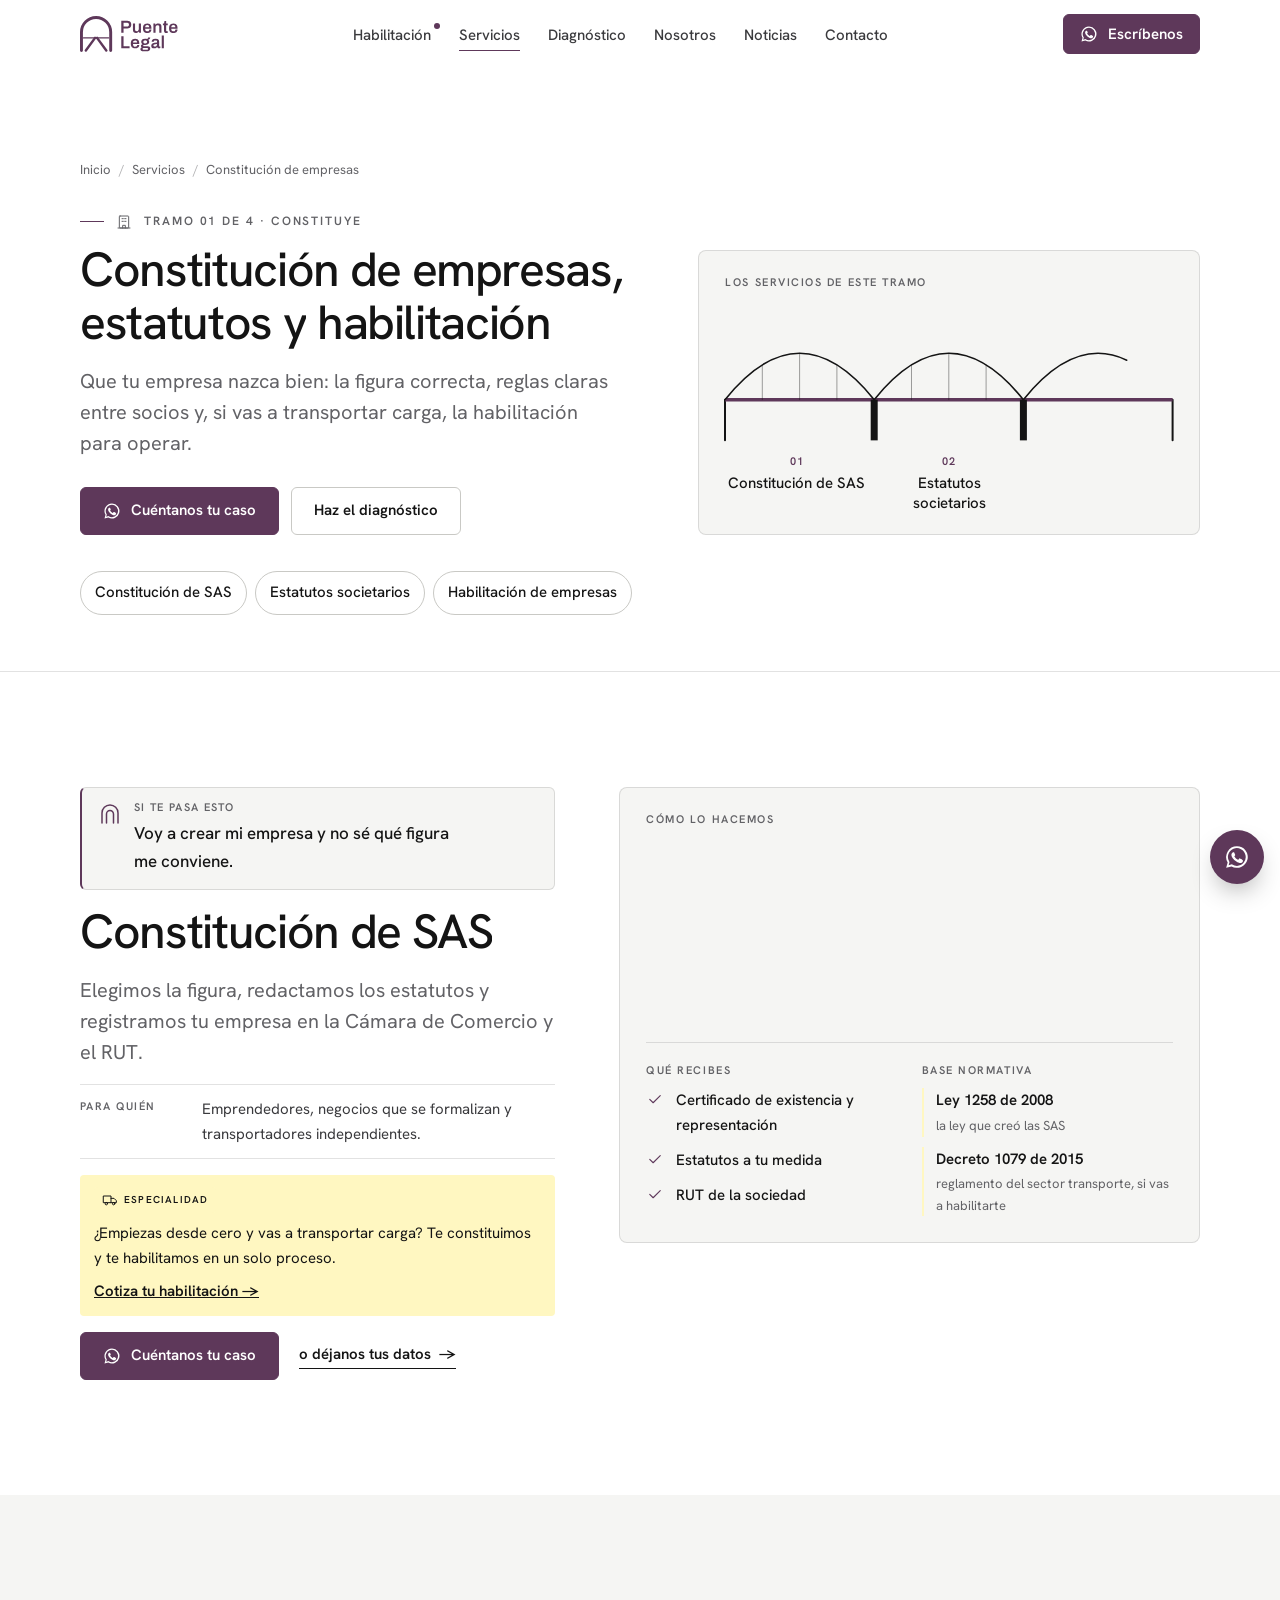
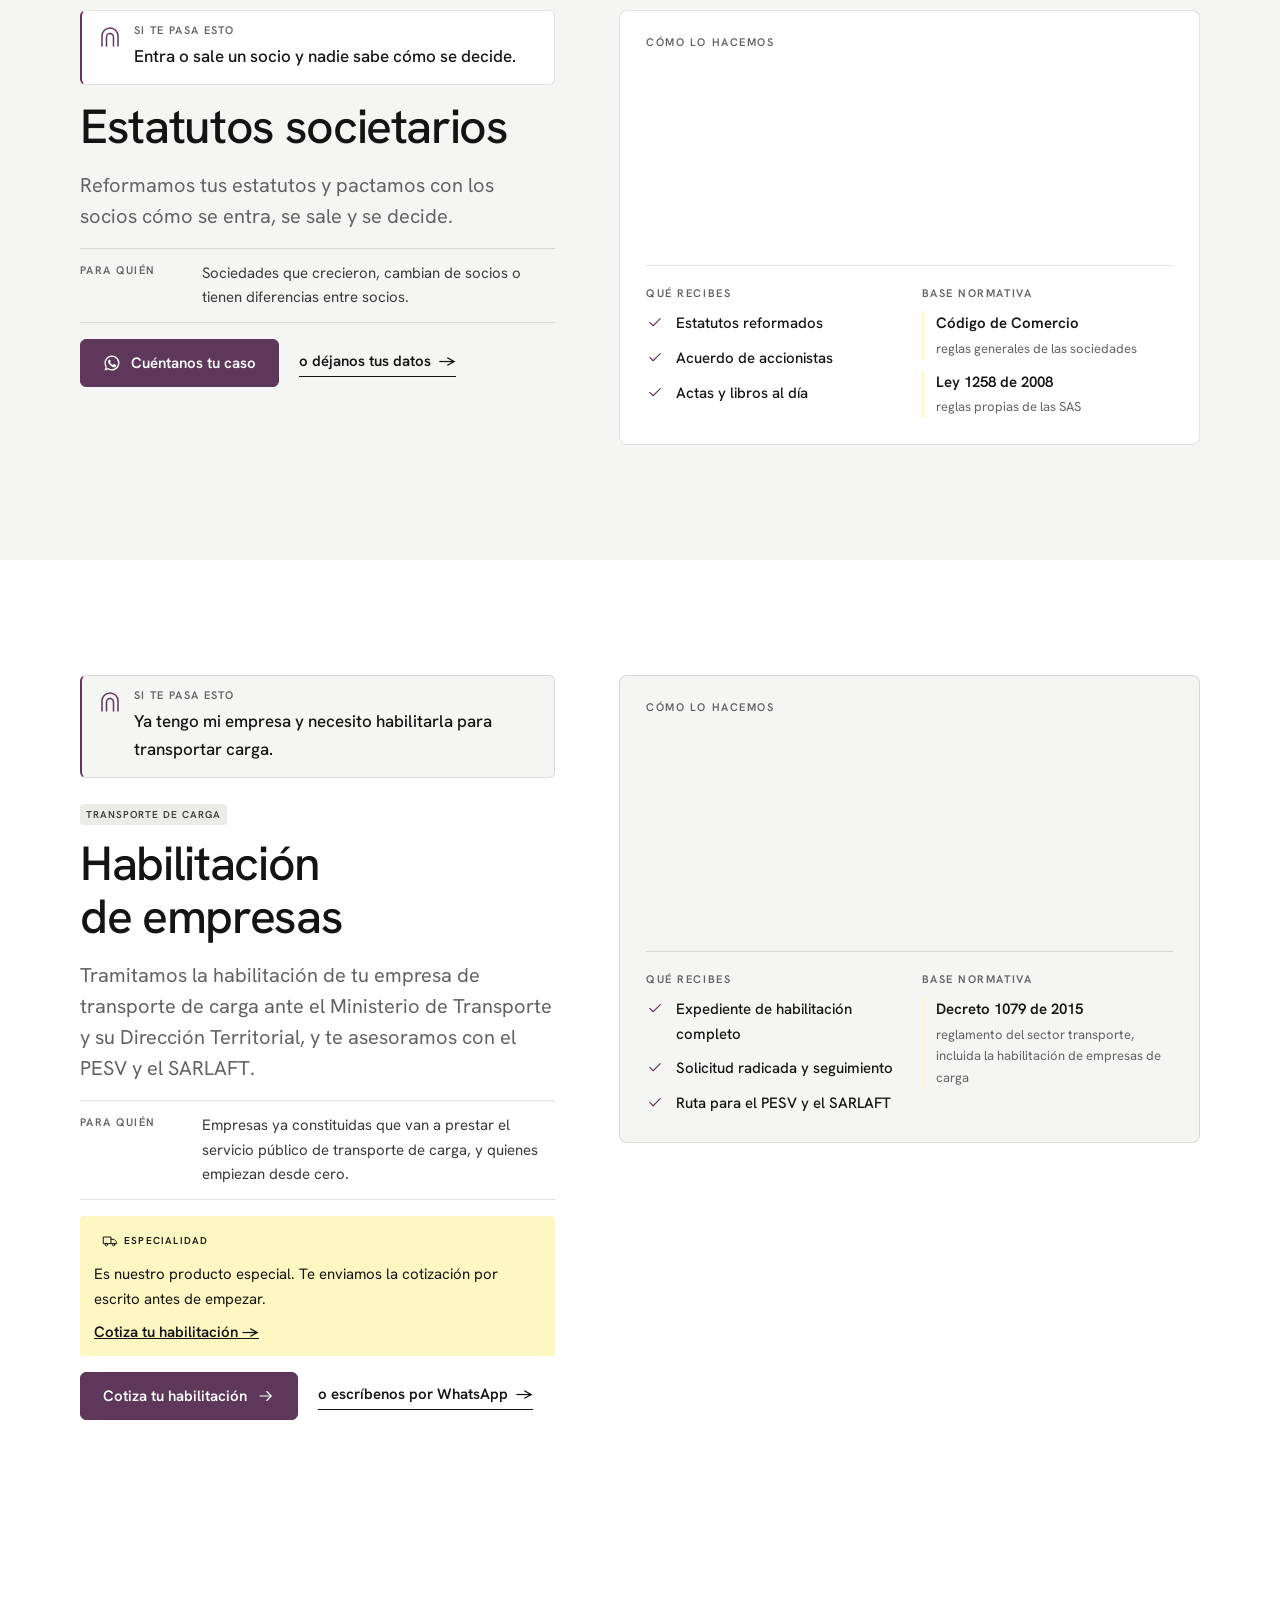
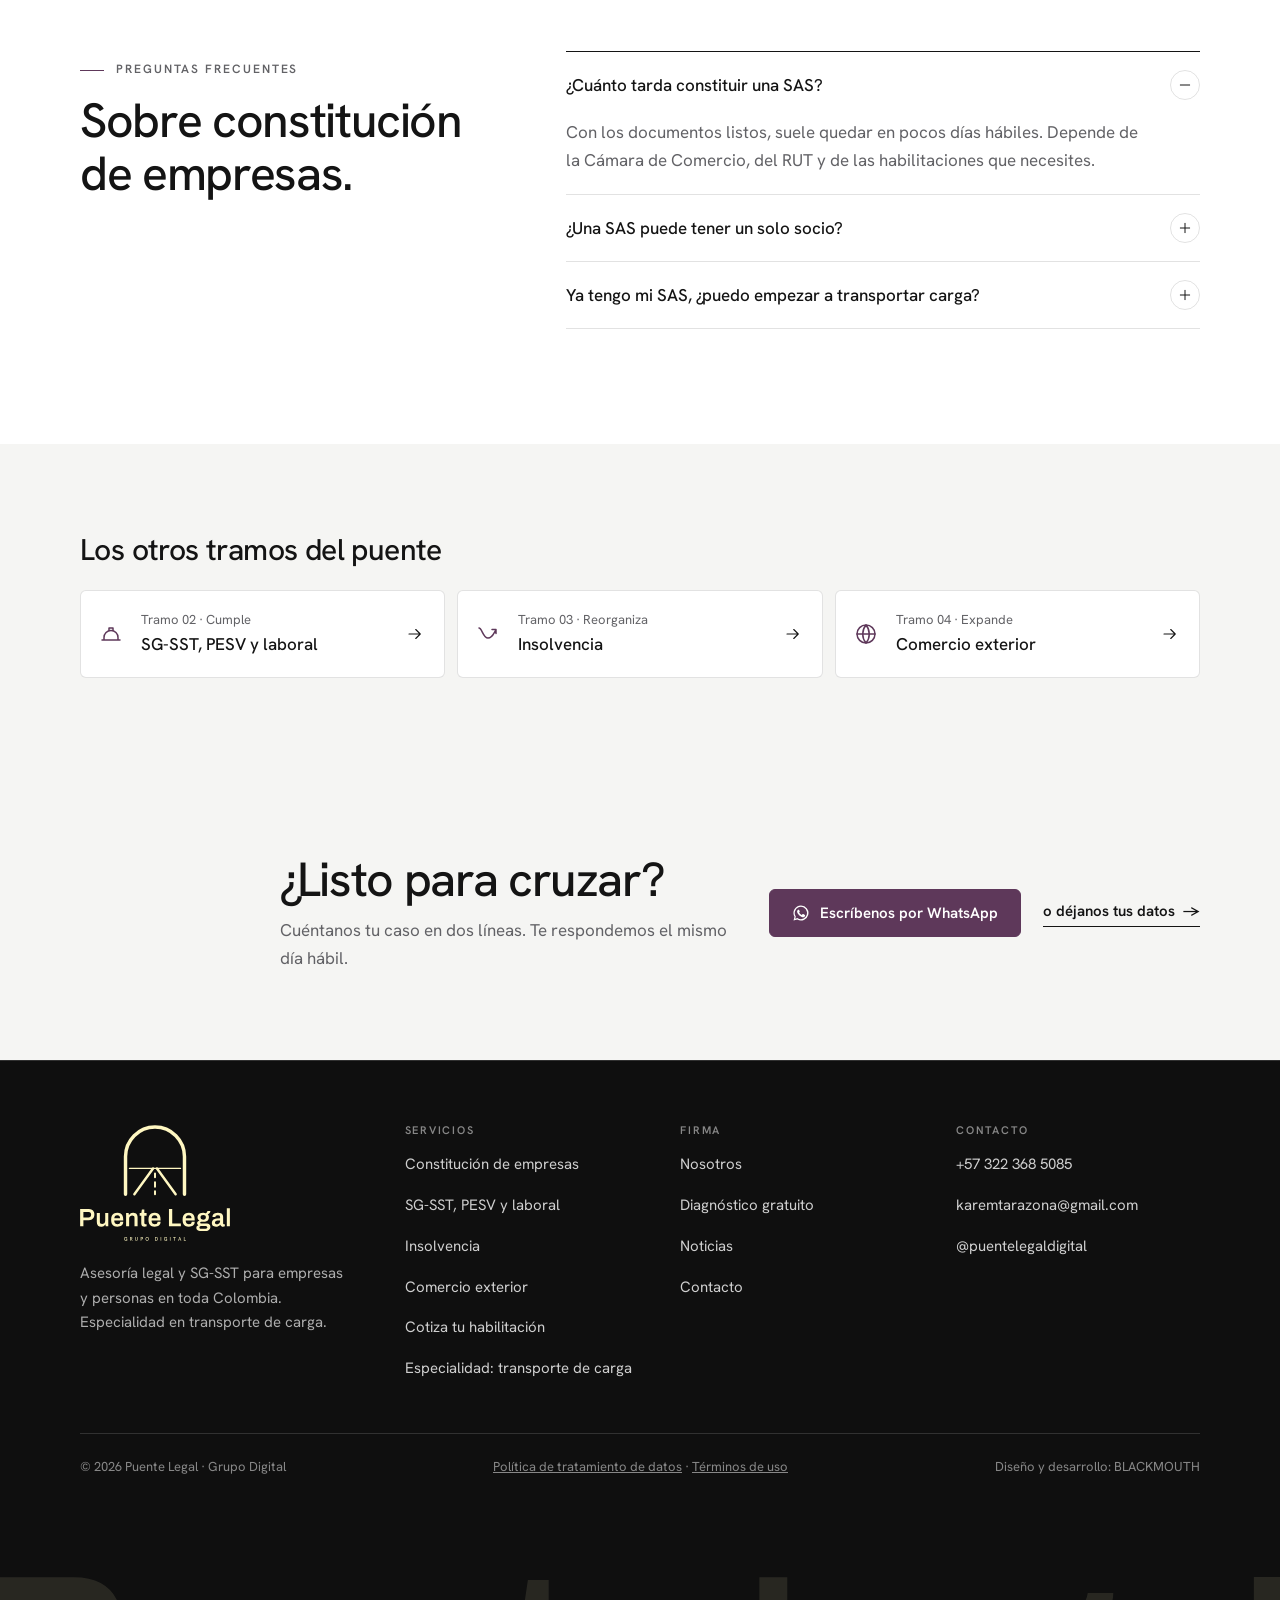
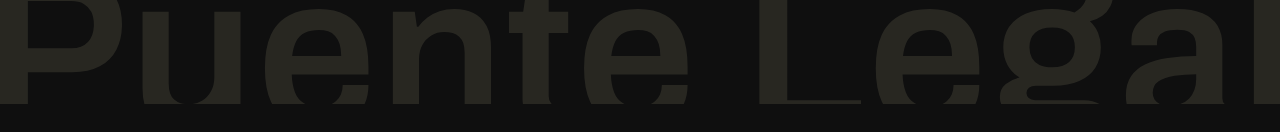
<file: servicios/constitucion-de-empresas/index.html>
<!doctype html>
<html lang="es-CO">
<head>
<meta charset="utf-8">
<meta name="viewport" content="width=device-width, initial-scale=1, viewport-fit=cover">
<title>Constitución de empresas, SAS y habilitación de transporte | Puente Legal</title>
<meta name="description" content="Constituimos tu SAS, reformamos estatutos y tramitamos la habilitación de tu empresa de transporte de carga ante el Ministerio de Transporte. Asesoría en toda Colombia.">
<link rel="canonical" href="https://www.puentelegal.com.co/servicios/constitucion-de-empresas/">
<meta name="theme-color" content="#FFFFFF">
<meta property="og:type" content="website">
<meta property="og:locale" content="es_CO">
<meta property="og:site_name" content="Puente Legal">
<meta property="og:title" content="Constitución de empresas, SAS y habilitación de transporte | Puente Legal">
<meta property="og:description" content="Constituimos tu SAS, reformamos estatutos y tramitamos la habilitación de tu empresa de transporte de carga ante el Ministerio de Transporte. Asesoría en toda Colombia.">
<meta property="og:url" content="https://www.puentelegal.com.co/servicios/constitucion-de-empresas/">
<meta property="og:image" content="https://www.puentelegal.com.co/assets/img/og.jpg">
<meta property="og:image:width" content="1200">
<meta property="og:image:height" content="630">
<meta name="twitter:card" content="summary_large_image">
<link rel="icon" href="../../assets/img/favicon.svg" type="image/svg+xml">
<script>document.documentElement.classList.add("js")</script>
<link rel="preconnect" href="https://fonts.googleapis.com">
<link rel="preconnect" href="https://fonts.gstatic.com" crossorigin>
<link rel="stylesheet" href="https://fonts.googleapis.com/css2?family=Hanken+Grotesk:wght@400;500;600;700&display=swap">
<link rel="stylesheet" href="../../assets/site.css">
<script type="application/ld+json">
{
 "@context": "https://schema.org",
 "@graph": [
  {
   "@type": "BreadcrumbList",
   "itemListElement": [
    {
     "@type": "ListItem",
     "position": 1,
     "name": "Inicio",
     "item": "https://www.puentelegal.com.co/"
    },
    {
     "@type": "ListItem",
     "position": 2,
     "name": "Servicios",
     "item": "https://www.puentelegal.com.co/servicios/"
    },
    {
     "@type": "ListItem",
     "position": 3,
     "name": "Constitución de empresas"
    }
   ]
  },
  {
   "@type": "FAQPage",
   "mainEntity": [
    {
     "@type": "Question",
     "name": "¿Cuánto tarda constituir una SAS?",
     "acceptedAnswer": {
      "@type": "Answer",
      "text": "Con los documentos listos, suele quedar en pocos días hábiles. Depende de la Cámara de Comercio, del RUT y de las habilitaciones que necesites."
     }
    },
    {
     "@type": "Question",
     "name": "¿Una SAS puede tener un solo socio?",
     "acceptedAnswer": {
      "@type": "Answer",
      "text": "Sí. La SAS puede constituirse con una sola persona, natural o jurídica."
     }
    },
    {
     "@type": "Question",
     "name": "Ya tengo mi SAS, ¿puedo empezar a transportar carga?",
     "acceptedAnswer": {
      "@type": "Answer",
      "text": "Todavía no. Para prestar el servicio público de transporte de carga necesitas la habilitación del Ministerio de Transporte, que se tramita ante su Dirección Territorial. Te acompañamos en el trámite y en los documentos que te piden."
     }
    }
   ]
  },
  {
   "@type": "Service",
   "@id": "https://www.puentelegal.com.co/servicios/constitucion-de-empresas/#constitucion-sas",
   "name": "Constitución de SAS",
   "description": "Elegimos la figura, redactamos los estatutos y registramos tu empresa en la Cámara de Comercio y el RUT.",
   "provider": {
    "@id": "https://www.puentelegal.com.co/#firma"
   },
   "areaServed": {
    "@type": "Country",
    "name": "Colombia"
   },
   "audience": {
    "@type": "BusinessAudience"
   },
   "url": "https://www.puentelegal.com.co/servicios/constitucion-de-empresas/#constitucion-sas"
  },
  {
   "@type": "Service",
   "@id": "https://www.puentelegal.com.co/servicios/constitucion-de-empresas/#estatutos-societarios",
   "name": "Estatutos societarios",
   "description": "Reformamos tus estatutos y pactamos con los socios cómo se entra, se sale y se decide.",
   "provider": {
    "@id": "https://www.puentelegal.com.co/#firma"
   },
   "areaServed": {
    "@type": "Country",
    "name": "Colombia"
   },
   "audience": {
    "@type": "BusinessAudience"
   },
   "url": "https://www.puentelegal.com.co/servicios/constitucion-de-empresas/#estatutos-societarios"
  },
  {
   "@type": "Service",
   "@id": "https://www.puentelegal.com.co/servicios/constitucion-de-empresas/#habilitacion-empresas",
   "name": "Habilitación de empresas",
   "description": "Tramitamos la habilitación de tu empresa de transporte de carga ante el Ministerio de Transporte y su Dirección Territorial, y te asesoramos con el PESV y el SARLAFT.",
   "provider": {
    "@id": "https://www.puentelegal.com.co/#firma"
   },
   "areaServed": {
    "@type": "Country",
    "name": "Colombia"
   },
   "audience": {
    "@type": "BusinessAudience"
   },
   "url": "https://www.puentelegal.com.co/servicios/constitucion-de-empresas/#habilitacion-empresas"
  }
 ]
}
</script>
</head>
<body>
<a class="skip" href="#main">Saltar al contenido</a>
<header class="site-header">
  <div class="wrap nav">
    <a class="brand" href="../../" aria-label="Puente Legal, inicio">
      <img src="../../assets/img/camino-lockup-ciruela.svg" alt="Puente Legal · Grupo Digital" width="402" height="148">
    </a>
    <nav aria-label="Principal">
    <ul class="nav-links" id="menu">
      <li><a href="../../habilitacion-transporte-de-carga/" class="nav-star">Habilitación</a></li>
      <li><a href="../../servicios/" aria-current="page">Servicios</a></li>
      <li><a href="../../diagnostico/">Diagnóstico</a></li>
      <li><a href="../../nosotros/">Nosotros</a></li>
      <li><a href="../../noticias/">Noticias</a></li>
      <li><a href="../../contacto/">Contacto</a></li>
      <li class="only-sm"><a class="btn" href="https://wa.me/573223685085" data-wa="Hola, Puente Legal. Quiero una asesoría." data-conv="whatsapp" data-loc="menu"><svg class="i" aria-hidden="true" focusable="false"><use href="#i-whatsapp"/></svg> Escríbenos por WhatsApp</a></li>
    </ul>
    </nav>
    <div class="nav-cta">
      <a class="btn btn-hide-sm" href="https://wa.me/573223685085" data-wa="Hola, Puente Legal. Quiero una asesoría." data-conv="whatsapp" data-loc="header"><svg class="i" aria-hidden="true" focusable="false"><use href="#i-whatsapp"/></svg> Escríbenos</a>
      <button class="menu-btn" type="button" aria-expanded="false" aria-controls="menu" aria-label="Abrir menú">
        <svg width="20" height="20" viewBox="0 0 20 20" aria-hidden="true"><path d="M2 6h16M2 14h16" stroke="currentColor" stroke-width="1.6"/></svg>
      </button>
    </div>
  </div>
  
</header>
<svg width="0" height="0" style="position:absolute" aria-hidden="true" focusable="false">
  <symbol id="iso-sym" viewBox="34 30 132 148">
    <g fill="none" stroke="currentColor" stroke-linecap="round" stroke-linejoin="round">
      <path d="M40 172V96a60 60 0 0 1 120 0v76" stroke-width="12"/><path d="M48 120h104" stroke-width="5"/>
      <path d="M58 172 96 120M142 172 104 120" stroke-width="10"/>
    </g>
  </symbol>
  <symbol id="i-empresa" viewBox="0 0 24 24"><rect x="5" y="3" width="14" height="18" rx="1" pathLength="1"/><path d="M9 7h2M13 7h2M9 11h2M13 11h2M10 21v-4h4v4M3 21h18" pathLength="1"/></symbol>
  <symbol id="i-casco" viewBox="0 0 24 24"><path d="M3 18h18M5 18v-2.5a7 7 0 0 1 14 0V18M10 8.8V6h4v2.8" pathLength="1"/></symbol>
  <symbol id="i-recupera" viewBox="0 0 24 24"><path d="M3 6c3 0 4 10 9 10s6-6 8-8M16 7.5h4v4" pathLength="1"/></symbol>
  <symbol id="i-globo" viewBox="0 0 24 24"><circle cx="12" cy="12" r="9" pathLength="1"/><path d="M3 12h18M12 3a14 14 0 0 1 0 18M12 3a14 14 0 0 0 0 18" pathLength="1"/></symbol>
  <symbol id="i-arco" viewBox="0 0 24 24"><path d="M4 21V11a8 8 0 0 1 16 0v10M8.5 21v-9a3.5 3.5 0 0 1 7 0v9" pathLength="1"/></symbol>
  <symbol id="i-chevron" viewBox="0 0 24 24"><path d="M9 6l6 6-6 6"/></symbol>
  <symbol id="i-flecha" viewBox="0 0 24 24"><path d="M4 12h15M13 6l6 6-6 6"/></symbol>
  <symbol id="i-check" viewBox="0 0 24 24"><path d="M5 12.5l4.5 4.5L19 7.5"/></symbol>
  <symbol id="i-mas" viewBox="0 0 24 24"><path d="M5 12h14"/><path d="M12 5v14"/></symbol>
  <symbol id="i-camion" viewBox="0 0 24 24"><path d="M2.5 6h11v10h-11zM13.5 9.5H18l3.5 3.5V16h-8" pathLength="1"/><circle cx="6.5" cy="17.5" r="1.8" pathLength="1"/><circle cx="17.5" cy="17.5" r="1.8" pathLength="1"/></symbol>
  <symbol id="i-habilitacion" viewBox="0 0 24 24"><path d="M14 3H6v18h12V7zM14 3v4h4" pathLength="1"/><circle cx="12" cy="13.5" r="2.5" pathLength="1"/><path d="M10.6 15.6L10 19l2-1 2 1-.6-3.4" pathLength="1"/></symbol>
  <symbol id="i-lupa" viewBox="0 0 24 24"><circle cx="10.5" cy="10.5" r="6.5" pathLength="1"/><path d="M15.3 15.3L21 21M8 10.5h5" pathLength="1"/></symbol>
  <symbol id="i-saldo" viewBox="0 0 24 24"><path d="M14 3H6v18h12V7zM14 3v4h4" pathLength="1"/><path d="M12 10v7M14 11.2c-.4-.6-1.1-.9-2-.9-1.1 0-2 .6-2 1.4 0 1.9 4 1 4 2.9 0 .8-.9 1.4-2 1.4-.9 0-1.7-.4-2.1-1" pathLength="1"/></symbol>
  <symbol id="i-volante" viewBox="0 0 24 24"><circle cx="12" cy="12" r="9" pathLength="1"/><circle cx="12" cy="12" r="2" pathLength="1"/><path d="M3.5 10.5l6.5 1M20.5 10.5l-6.5 1M12 14v7" pathLength="1"/></symbol>
  <symbol id="i-doc" viewBox="0 0 24 24"><path d="M14 3H6v18h12V7zM14 3v4h4M9 11h6M9 14.5h6M9 18h4" pathLength="1"/></symbol>
  <symbol id="i-escudo" viewBox="0 0 24 24"><path d="M12 3l7 3v5c0 4.5-3 8.3-7 10-4-1.7-7-5.5-7-10V6z" pathLength="1"/><path d="M9 12l2 2 4-4" pathLength="1"/></symbol>
  <symbol id="i-balanza" viewBox="0 0 24 24"><path d="M12 4v16M8 20h8M5 7h14M5 7l-2.5 6a2.5 2.5 0 0 0 5 0zM19 7l-2.5 6a2.5 2.5 0 0 0 5 0z" pathLength="1"/></symbol>
  <symbol id="i-chat" viewBox="0 0 24 24"><path d="M4 5h16v11H9l-5 4z" pathLength="1"/><path d="M8 9.5h8M8 12.5h5" pathLength="1"/></symbol>
  <symbol id="i-telefono" viewBox="0 0 24 24"><path d="M5 3h4l2 5-2.5 1.5a11 11 0 0 0 6 6L16 13l5 2v4a2 2 0 0 1-2 2A16 16 0 0 1 3 5a2 2 0 0 1 2-2Z"/></symbol>
  <symbol id="i-correo" viewBox="0 0 24 24"><path d="M3 6h18v12H3zM3 6l9 7 9-7"/></symbol>
  <symbol id="i-instagram" viewBox="0 0 24 24"><rect x="3" y="3" width="18" height="18" rx="5"/><circle cx="12" cy="12" r="4"/><circle cx="17.5" cy="6.5" r=".6"/></symbol>
  <symbol id="i-whatsapp" viewBox="0 0 24 24"><path fill="currentColor" stroke="none" d="M12 2a10 10 0 0 0-8.6 15.1L2 22l5-1.3A10 10 0 1 0 12 2Zm0 18.2c-1.6 0-3.1-.4-4.4-1.2l-.3-.2-3 .8.8-2.9-.2-.3A8.2 8.2 0 1 1 12 20.2Zm4.5-6.1c-.2-.1-1.5-.7-1.7-.8-.2-.1-.4-.1-.6.1l-.8 1c-.1.2-.3.2-.5.1a6.7 6.7 0 0 1-3.3-2.9c-.2-.4.2-.4.7-1.3.1-.2 0-.3 0-.4l-.8-1.8c-.2-.5-.4-.4-.6-.4h-.5a1 1 0 0 0-.7.3 3 3 0 0 0-.9 2.2 5.2 5.2 0 0 0 1.1 2.7 11.8 11.8 0 0 0 4.5 4c1.7.7 2.3.8 3.2.6.5-.1 1.5-.6 1.7-1.2.2-.6.2-1.1.1-1.2l-.5-.3Z"/></symbol>
</svg>

<main id="main">
<section class="page-hero s-blanco area-hero" aria-labelledby="h1">
  <div class="wrap ah-grid">
    <div>
      <ol class="crumbs"><li><a href="../../">Inicio</a></li><li><a href="../../servicios/">Servicios</a></li><li aria-current="page">Constitución de empresas</li></ol>
      <p class="eyebrow"><svg class="i i-sm" aria-hidden="true" focusable="false"><use href="#i-empresa"/></svg> Tramo 01 de 4 · Constituye</p>
      <h1 id="h1" class="h1-page" data-split="words">Constitución de empresas, estatutos y habilitación</h1>
      <p class="lead muted" style="margin-top:16px">Que tu empresa nazca bien: la figura correcta, reglas claras entre socios y, si vas a transportar carga, la habilitación para operar.</p>
      <div class="hero-actions">
        <a class="btn" href="https://wa.me/573223685085" data-wa="Hola, Puente Legal. Quiero asesoría en constitución de empresas." data-conv="whatsapp" data-loc="area-empresas"><svg class="i" aria-hidden="true" focusable="false"><use href="#i-whatsapp"/></svg> Cuéntanos tu caso</a>
        <a class="btn btn-ghost" href="../../diagnostico/">Haz el diagnóstico</a>
      </div>
    </div>
    <div class="ah-art">
      <p class="f-inc">Los servicios de este tramo</p>
      <div class="pb pb-hero" data-draw="time">
  <div class="pb-art"><svg class="pb-svg" viewBox="0 0 1200 172" preserveAspectRatio="none" aria-hidden="true" focusable="false"><path class="pb-abut" d="M0 170V120M1200 170V120" pathLength="1" data-seg="0.000,0.060"/><path class="pb-deck" d="M0.0 120H400.0" pathLength="1" data-seg="0.000,0.167"/><path class="pb-arch" d="M0.0 120C133.3 44 266.7 44 400.0 120" pathLength="1" data-seg="0.067,0.317"/><path class="pb-hang" d="M100.0 77.3V120M200.0 63V120M300.0 77.3V120" pathLength="1" data-seg="0.183,0.333"/><path class="pb-deck" d="M400.0 120H800.0" pathLength="1" data-seg="0.333,0.500"/><path class="pb-pier" d="M400.0 170V120" pathLength="1" data-seg="0.267,0.417"/><path class="pb-arch" d="M400.0 120C533.3 44 666.7 44 800.0 120" pathLength="1" data-seg="0.400,0.650"/><path class="pb-hang" d="M500.0 77.3V120M600.0 63V120M700.0 77.3V120" pathLength="1" data-seg="0.517,0.667"/><path class="pb-deck" d="M800.0 120H1200.0" pathLength="1" data-seg="0.667,0.833"/><path class="pb-pier" d="M800.0 170V120" pathLength="1" data-seg="0.600,0.750"/><path class="pb-arch" d="M800.0 120C933.3 44 1066.7 44 1200.0 120" pathLength="1" data-seg="0.733,0.983"/><path class="pb-hang" d="M900.0 77.3V120M1000.0 63V120M1100.0 77.3V120" pathLength="1" data-seg="0.850,1.000"/></svg></div>
  <ol class="pb-steps" style="--n:3"><li data-on="0.250"><b>01</b>Constitución de SAS</li><li data-on="0.583"><b>02</b>Estatutos societarios</li><li data-on="0.917"><b>03</b>Habilitación de empresas</li></ol>
</div>
    </div>
  </div>
  <nav class="wrap ah-index" aria-label="Servicios de esta área"><a class="chip" href="#constitucion-sas">Constitución de SAS</a><a class="chip" href="#estatutos-societarios">Estatutos societarios</a><a class="chip" href="#habilitacion-empresas">Habilitación de empresas</a></nav>
</section>

<section id="constitucion-sas" class="band s-blanco svc-sec" aria-labelledby="constitucion-sas-t">
  <div class="wrap svc-grid">
    <div class="svc-intro">
      <p class="svc-sit"><svg class="i" aria-hidden="true" focusable="false"><use href="#i-arco"/></svg><span><small>Si te pasa esto</small>Voy a crear mi empresa y no sé qué figura me conviene.</span></p>
      <h2 id="constitucion-sas-t" class="h2" data-split="words">Constitución de SAS</h2>
      <p class="lead muted">Elegimos la figura, redactamos los estatutos y registramos tu empresa en la Cámara de Comercio y el RUT.</p>
      <dl class="svc-facts"><div><dt>Para quién</dt><dd>Emprendedores, negocios que se formalizan y transportadores independientes.</dd></div></dl>
      <p class="f-plus"><span class="badge-t"><svg class="i i-sm" aria-hidden="true" focusable="false"><use href="#i-camion"/></svg> Especialidad</span>¿Empiezas desde cero y vas a transportar carga? Te constituimos y te habilitamos en un solo proceso. <a href="../../habilitacion-transporte-de-carga/?ruta=cero#cotizar">Cotiza tu habilitación →</a></p>
      <div class="f-cta">
        <a class="btn" href="https://wa.me/573223685085" data-wa="Hola, Puente Legal. Mi situación: Voy a crear mi empresa y no sé qué figura me conviene. Me interesa: Constitución de SAS." data-conv="whatsapp_servicio" data-loc="constitucion-sas"><svg class="i" aria-hidden="true" focusable="false"><use href="#i-whatsapp"/></svg> Cuéntanos tu caso</a>
        <a class="link-arrow" href="../../contacto/?area=Constitución o estatutos">o déjanos tus datos <span aria-hidden="true">→</span></a>
      </div>
    </div>
    <div class="svc-detail">
      <p class="f-inc">Cómo lo hacemos</p>
      <div class="pb " data-draw="view">
  <div class="pb-art"><svg class="pb-svg" viewBox="0 0 1200 172" preserveAspectRatio="none" aria-hidden="true" focusable="false"><path class="pb-abut" d="M0 170V120M1200 170V120" pathLength="1" data-seg="0.000,0.060"/><path class="pb-deck" d="M0.0 120H300.0" pathLength="1" data-seg="0.000,0.125"/><path class="pb-arch" d="M0.0 120C100.0 44 200.0 44 300.0 120" pathLength="1" data-seg="0.050,0.237"/><path class="pb-hang" d="M75.0 77.3V120M150.0 63V120M225.0 77.3V120" pathLength="1" data-seg="0.138,0.250"/><path class="pb-deck" d="M300.0 120H600.0" pathLength="1" data-seg="0.250,0.375"/><path class="pb-pier" d="M300.0 170V120" pathLength="1" data-seg="0.200,0.312"/><path class="pb-arch" d="M300.0 120C400.0 44 500.0 44 600.0 120" pathLength="1" data-seg="0.300,0.487"/><path class="pb-hang" d="M375.0 77.3V120M450.0 63V120M525.0 77.3V120" pathLength="1" data-seg="0.388,0.500"/><path class="pb-deck" d="M600.0 120H900.0" pathLength="1" data-seg="0.500,0.625"/><path class="pb-pier" d="M600.0 170V120" pathLength="1" data-seg="0.450,0.562"/><path class="pb-arch" d="M600.0 120C700.0 44 800.0 44 900.0 120" pathLength="1" data-seg="0.550,0.738"/><path class="pb-hang" d="M675.0 77.3V120M750.0 63V120M825.0 77.3V120" pathLength="1" data-seg="0.637,0.750"/><path class="pb-deck" d="M900.0 120H1200.0" pathLength="1" data-seg="0.750,0.875"/><path class="pb-pier" d="M900.0 170V120" pathLength="1" data-seg="0.700,0.812"/><path class="pb-arch" d="M900.0 120C1000.0 44 1100.0 44 1200.0 120" pathLength="1" data-seg="0.800,0.988"/><path class="pb-hang" d="M975.0 77.3V120M1050.0 63V120M1125.0 77.3V120" pathLength="1" data-seg="0.887,1.000"/></svg></div>
  <ol class="pb-steps" style="--n:4"><li data-on="0.188"><b>01</b>Elegimos la figura</li><li data-on="0.438"><b>02</b>Redactamos estatutos</li><li data-on="0.688"><b>03</b>Registro en Cámara</li><li data-on="0.938"><b>04</b>RUT y habilitaciones</li></ol>
</div>
      <div class="svc-cols">
        <div><p class="f-inc">Qué recibes</p><ul class="recibes"><li><svg class="i" aria-hidden="true" focusable="false"><use href="#i-check"/></svg>Certificado de existencia y representación</li><li><svg class="i" aria-hidden="true" focusable="false"><use href="#i-check"/></svg>Estatutos a tu medida</li><li><svg class="i" aria-hidden="true" focusable="false"><use href="#i-check"/></svg>RUT de la sociedad</li></ul></div>
        <div><p class="f-inc">Base normativa</p><ul class="normas"><li><b>Ley 1258 de 2008</b><span>la ley que creó las SAS</span></li><li><b>Decreto 1079 de 2015</b><span>reglamento del sector transporte, si vas a habilitarte</span></li></ul></div>
      </div>
    </div>
  </div>
</section>
<section id="estatutos-societarios" class="band s-gris svc-sec" aria-labelledby="estatutos-societarios-t">
  <div class="wrap svc-grid">
    <div class="svc-intro">
      <p class="svc-sit"><svg class="i" aria-hidden="true" focusable="false"><use href="#i-arco"/></svg><span><small>Si te pasa esto</small>Entra o sale un socio y nadie sabe cómo se decide.</span></p>
      <h2 id="estatutos-societarios-t" class="h2" data-split="words">Estatutos societarios</h2>
      <p class="lead muted">Reformamos tus estatutos y pactamos con los socios cómo se entra, se sale y se decide.</p>
      <dl class="svc-facts"><div><dt>Para quién</dt><dd>Sociedades que crecieron, cambian de socios o tienen diferencias entre socios.</dd></div></dl>
      
      <div class="f-cta">
        <a class="btn" href="https://wa.me/573223685085" data-wa="Hola, Puente Legal. Mi situación: Entra o sale un socio y nadie sabe cómo se decide. Me interesa: Estatutos societarios." data-conv="whatsapp_servicio" data-loc="estatutos-societarios"><svg class="i" aria-hidden="true" focusable="false"><use href="#i-whatsapp"/></svg> Cuéntanos tu caso</a>
        <a class="link-arrow" href="../../contacto/?area=Constitución o estatutos">o déjanos tus datos <span aria-hidden="true">→</span></a>
      </div>
    </div>
    <div class="svc-detail">
      <p class="f-inc">Cómo lo hacemos</p>
      <div class="pb " data-draw="view">
  <div class="pb-art"><svg class="pb-svg" viewBox="0 0 1200 172" preserveAspectRatio="none" aria-hidden="true" focusable="false"><path class="pb-abut" d="M0 170V120M1200 170V120" pathLength="1" data-seg="0.000,0.060"/><path class="pb-deck" d="M0.0 120H300.0" pathLength="1" data-seg="0.000,0.125"/><path class="pb-arch" d="M0.0 120C100.0 44 200.0 44 300.0 120" pathLength="1" data-seg="0.050,0.237"/><path class="pb-hang" d="M75.0 77.3V120M150.0 63V120M225.0 77.3V120" pathLength="1" data-seg="0.138,0.250"/><path class="pb-deck" d="M300.0 120H600.0" pathLength="1" data-seg="0.250,0.375"/><path class="pb-pier" d="M300.0 170V120" pathLength="1" data-seg="0.200,0.312"/><path class="pb-arch" d="M300.0 120C400.0 44 500.0 44 600.0 120" pathLength="1" data-seg="0.300,0.487"/><path class="pb-hang" d="M375.0 77.3V120M450.0 63V120M525.0 77.3V120" pathLength="1" data-seg="0.388,0.500"/><path class="pb-deck" d="M600.0 120H900.0" pathLength="1" data-seg="0.500,0.625"/><path class="pb-pier" d="M600.0 170V120" pathLength="1" data-seg="0.450,0.562"/><path class="pb-arch" d="M600.0 120C700.0 44 800.0 44 900.0 120" pathLength="1" data-seg="0.550,0.738"/><path class="pb-hang" d="M675.0 77.3V120M750.0 63V120M825.0 77.3V120" pathLength="1" data-seg="0.637,0.750"/><path class="pb-deck" d="M900.0 120H1200.0" pathLength="1" data-seg="0.750,0.875"/><path class="pb-pier" d="M900.0 170V120" pathLength="1" data-seg="0.700,0.812"/><path class="pb-arch" d="M900.0 120C1000.0 44 1100.0 44 1200.0 120" pathLength="1" data-seg="0.800,0.988"/><path class="pb-hang" d="M975.0 77.3V120M1050.0 63V120M1125.0 77.3V120" pathLength="1" data-seg="0.887,1.000"/></svg></div>
  <ol class="pb-steps" style="--n:4"><li data-on="0.188"><b>01</b>Revisamos estatutos</li><li data-on="0.438"><b>02</b>Acordamos reglas</li><li data-on="0.688"><b>03</b>Redactamos la reforma</li><li data-on="0.938"><b>04</b>La registramos</li></ol>
</div>
      <div class="svc-cols">
        <div><p class="f-inc">Qué recibes</p><ul class="recibes"><li><svg class="i" aria-hidden="true" focusable="false"><use href="#i-check"/></svg>Estatutos reformados</li><li><svg class="i" aria-hidden="true" focusable="false"><use href="#i-check"/></svg>Acuerdo de accionistas</li><li><svg class="i" aria-hidden="true" focusable="false"><use href="#i-check"/></svg>Actas y libros al día</li></ul></div>
        <div><p class="f-inc">Base normativa</p><ul class="normas"><li><b>Código de Comercio</b><span>reglas generales de las sociedades</span></li><li><b>Ley 1258 de 2008</b><span>reglas propias de las SAS</span></li></ul></div>
      </div>
    </div>
  </div>
</section>
<section id="habilitacion-empresas" class="band s-blanco svc-sec" aria-labelledby="habilitacion-empresas-t">
  <div class="wrap svc-grid">
    <div class="svc-intro">
      <p class="svc-sit"><svg class="i" aria-hidden="true" focusable="false"><use href="#i-arco"/></svg><span><small>Si te pasa esto</small>Ya tengo mi empresa y necesito habilitarla para transportar carga.</span></p>
      <p class="svc-tag"><span class="tag">Transporte de carga</span></p><h2 id="habilitacion-empresas-t" class="h2" data-split="words">Habilitación de empresas</h2>
      <p class="lead muted">Tramitamos la habilitación de tu empresa de transporte de carga ante el Ministerio de Transporte y su Dirección Territorial, y te asesoramos con el PESV y el SARLAFT.</p>
      <dl class="svc-facts"><div><dt>Para quién</dt><dd>Empresas ya constituidas que van a prestar el servicio público de transporte de carga, y quienes empiezan desde cero.</dd></div></dl>
      <p class="f-plus"><span class="badge-t"><svg class="i i-sm" aria-hidden="true" focusable="false"><use href="#i-camion"/></svg> Especialidad</span>Es nuestro producto especial. Te enviamos la cotización por escrito antes de empezar. <a href="../../habilitacion-transporte-de-carga/#cotizar">Cotiza tu habilitación →</a></p>
      <div class="f-cta">
        <a class="btn" href="../../habilitacion-transporte-de-carga/#cotizar" data-conv="cta_cotiza_habilitacion" data-loc="habilitacion-empresas">Cotiza tu habilitación <svg class="i i-flecha" aria-hidden="true" focusable="false"><use href="#i-flecha"/></svg></a>
        <a class="link-arrow" href="https://wa.me/573223685085" data-wa="Hola, Puente Legal. Mi situación: Ya tengo mi empresa y necesito habilitarla para transportar carga. Me interesa: Habilitación de empresas." data-conv="whatsapp_servicio" data-loc="habilitacion-empresas">o escríbenos por WhatsApp <span aria-hidden="true">→</span></a>
      </div>
    </div>
    <div class="svc-detail">
      <p class="f-inc">Cómo lo hacemos</p>
      <div class="pb " data-draw="view">
  <div class="pb-art"><svg class="pb-svg" viewBox="0 0 1200 172" preserveAspectRatio="none" aria-hidden="true" focusable="false"><path class="pb-abut" d="M0 170V120M1200 170V120" pathLength="1" data-seg="0.000,0.060"/><path class="pb-deck" d="M0.0 120H300.0" pathLength="1" data-seg="0.000,0.125"/><path class="pb-arch" d="M0.0 120C100.0 44 200.0 44 300.0 120" pathLength="1" data-seg="0.050,0.237"/><path class="pb-hang" d="M75.0 77.3V120M150.0 63V120M225.0 77.3V120" pathLength="1" data-seg="0.138,0.250"/><path class="pb-deck" d="M300.0 120H600.0" pathLength="1" data-seg="0.250,0.375"/><path class="pb-pier" d="M300.0 170V120" pathLength="1" data-seg="0.200,0.312"/><path class="pb-arch" d="M300.0 120C400.0 44 500.0 44 600.0 120" pathLength="1" data-seg="0.300,0.487"/><path class="pb-hang" d="M375.0 77.3V120M450.0 63V120M525.0 77.3V120" pathLength="1" data-seg="0.388,0.500"/><path class="pb-deck" d="M600.0 120H900.0" pathLength="1" data-seg="0.500,0.625"/><path class="pb-pier" d="M600.0 170V120" pathLength="1" data-seg="0.450,0.562"/><path class="pb-arch" d="M600.0 120C700.0 44 800.0 44 900.0 120" pathLength="1" data-seg="0.550,0.738"/><path class="pb-hang" d="M675.0 77.3V120M750.0 63V120M825.0 77.3V120" pathLength="1" data-seg="0.637,0.750"/><path class="pb-deck" d="M900.0 120H1200.0" pathLength="1" data-seg="0.750,0.875"/><path class="pb-pier" d="M900.0 170V120" pathLength="1" data-seg="0.700,0.812"/><path class="pb-arch" d="M900.0 120C1000.0 44 1100.0 44 1200.0 120" pathLength="1" data-seg="0.800,0.988"/><path class="pb-hang" d="M975.0 77.3V120M1050.0 63V120M1125.0 77.3V120" pathLength="1" data-seg="0.887,1.000"/></svg></div>
  <ol class="pb-steps" style="--n:4"><li data-on="0.188"><b>01</b>Revisamos requisitos</li><li data-on="0.438"><b>02</b>Armamos el expediente</li><li data-on="0.688"><b>03</b>Radicamos ante el Ministerio</li><li data-on="0.938"><b>04</b>Seguimiento hasta la resolución</li></ol>
</div>
      <div class="svc-cols">
        <div><p class="f-inc">Qué recibes</p><ul class="recibes"><li><svg class="i" aria-hidden="true" focusable="false"><use href="#i-check"/></svg>Expediente de habilitación completo</li><li><svg class="i" aria-hidden="true" focusable="false"><use href="#i-check"/></svg>Solicitud radicada y seguimiento</li><li><svg class="i" aria-hidden="true" focusable="false"><use href="#i-check"/></svg>Ruta para el PESV y el SARLAFT</li></ul></div>
        <div><p class="f-inc">Base normativa</p><ul class="normas"><li><b>Decreto 1079 de 2015</b><span>reglamento del sector transporte, incluida la habilitación de empresas de carga</span></li></ul></div>
      </div>
    </div>
  </div>
</section>

<section class="band s-blanco" aria-labelledby="fq-t">
  <div class="wrap faq-grid">
    <div>
      <p class="eyebrow">Preguntas frecuentes</p>
      <h2 id="fq-t" class="h2" data-split="words" style="margin-top:16px">Sobre constitución de empresas.</h2>
    </div>
    <div class="faq">
      <details open><summary>¿Cuánto tarda constituir una SAS?<span class="pm" aria-hidden="true"><svg class="i" viewBox="0 0 24 24" focusable="false"><path d="M5 12h14"/><path class="v" d="M12 5v14"/></svg></span></summary><p>Con los documentos listos, suele quedar en pocos días hábiles. Depende de la Cámara de Comercio, del RUT y de las habilitaciones que necesites.</p></details>
      <details><summary>¿Una SAS puede tener un solo socio?<span class="pm" aria-hidden="true"><svg class="i" viewBox="0 0 24 24" focusable="false"><path d="M5 12h14"/><path class="v" d="M12 5v14"/></svg></span></summary><p>Sí. La SAS puede constituirse con una sola persona, natural o jurídica.</p></details>
      <details><summary>Ya tengo mi SAS, ¿puedo empezar a transportar carga?<span class="pm" aria-hidden="true"><svg class="i" viewBox="0 0 24 24" focusable="false"><path d="M5 12h14"/><path class="v" d="M12 5v14"/></svg></span></summary><p>Todavía no. Para prestar el servicio público de transporte de carga necesitas la habilitación del Ministerio de Transporte, que se tramita ante su Dirección Territorial. Te acompañamos en el trámite y en los documentos que te piden.</p></details>
    </div>
  </div>
</section>

<section class="band-tight s-gris" aria-labelledby="ot-t">
  <div class="wrap">
    <h2 id="ot-t" class="h3" style="margin-bottom:22px">Los otros tramos del puente</h2>
    <div class="others"><a class="other" href="../../servicios/sst-pesv-laboral/"><svg class="i" aria-hidden="true" focusable="false"><use href="#i-casco"/></svg><span><small>Tramo 02 · Cumple</small>SG-SST, PESV y laboral</span><svg class="i i-flecha" aria-hidden="true" focusable="false"><use href="#i-flecha"/></svg></a><a class="other" href="../../servicios/insolvencia/"><svg class="i" aria-hidden="true" focusable="false"><use href="#i-recupera"/></svg><span><small>Tramo 03 · Reorganiza</small>Insolvencia</span><svg class="i i-flecha" aria-hidden="true" focusable="false"><use href="#i-flecha"/></svg></a><a class="other" href="../../servicios/comercio-exterior/"><svg class="i" aria-hidden="true" focusable="false"><use href="#i-globo"/></svg><span><small>Tramo 04 · Expande</small>Comercio exterior</span><svg class="i i-flecha" aria-hidden="true" focusable="false"><use href="#i-flecha"/></svg></a></div>
  </div>
</section>

<section class="band-tight s-gris cierre" aria-labelledby="cierre-t">
  <div class="wrap cierre-in">
    <div class="cierre-art" data-draw="view" aria-hidden="true"><svg viewBox="0 0 400 90" preserveAspectRatio="none"><path class="pb-deck" d="M0 70H400" pathLength="1" data-seg="0,.5"/><path class="pb-arch" d="M0 70C133 0 267 0 400 70" pathLength="1" data-seg=".2,.9"/></svg></div>
    <div>
      <h2 id="cierre-t" class="h2" data-split="words">¿Listo para cruzar?</h2>
      <p class="muted" style="margin-top:10px">Cuéntanos tu caso en dos líneas. Te respondemos el mismo día hábil.</p>
    </div>
    <div class="cierre-cta">
      <a class="btn" data-magnet href="https://wa.me/573223685085" data-wa="Hola, Puente Legal. Quiero una asesoría." data-conv="whatsapp" data-loc="area-empresas"><svg class="i" aria-hidden="true" focusable="false"><use href="#i-whatsapp"/></svg> Escríbenos por WhatsApp</a>
      <a class="link-arrow" href="../../contacto/">o déjanos tus datos <span aria-hidden="true">→</span></a>
    </div>
  </div>
</section>
</main>

<footer class="site-footer s-negro">
  <div class="wrap">
    <div class="foot-grid">
      <div>
        <img src="../../assets/img/camino-full-crema.svg" alt="Puente Legal · Grupo Digital" width="442" height="341" loading="lazy">
        <p class="muted" style="margin-top:20px;font-size:var(--t-sm);max-width:34ch">Asesoría legal y SG-SST para empresas y personas en toda Colombia. Especialidad en transporte de carga.</p>
      </div>
      <nav aria-label="Servicios">
        <h2>Servicios</h2>
        <ul>
          <li><a href="../../servicios/constitucion-de-empresas/">Constitución de empresas</a></li>
          <li><a href="../../servicios/sst-pesv-laboral/">SG-SST, PESV y laboral</a></li>
          <li><a href="../../servicios/insolvencia/">Insolvencia</a></li>
          <li><a href="../../servicios/comercio-exterior/">Comercio exterior</a></li>
          <li><a href="../../habilitacion-transporte-de-carga/">Cotiza tu habilitación</a></li>
          <li><a href="../../transporte-de-carga/">Especialidad: transporte de carga</a></li>
        </ul>
      </nav>
      <nav aria-label="Firma">
        <h2>Firma</h2>
        <ul>
          <li><a href="../../nosotros/">Nosotros</a></li>
          <li><a href="../../diagnostico/">Diagnóstico gratuito</a></li>
          <li><a href="../../noticias/">Noticias</a></li>
          <li><a href="../../contacto/">Contacto</a></li>
        </ul>
      </nav>
      <div>
        <h2>Contacto</h2>
        <ul>
          <li><a href="tel:+573223685085">+57 322 368 5085</a></li>
          <li><a href="mailto:karemtarazona@gmail.com">karemtarazona@gmail.com</a></li>
          <li><a href="https://www.instagram.com/puentelegaldigital/" target="_blank" rel="noopener">@puentelegaldigital</a></li>
        </ul>
      </div>
    </div>
    <div class="foot-legal">
      <span>© <span data-year>2026</span> Puente Legal · Grupo Digital</span>
      <span><a href="#">Política de tratamiento de datos</a> · <a href="#">Términos de uso</a></span>
      <span>Diseño y desarrollo: BLACKMOUTH</span>
    </div>
  </div>
  <div class="foot-mark" data-draw="through" aria-hidden="true"><img src="../../assets/img/camino-wordmark-crema.svg" alt="" width="1194" height="174" loading="lazy" data-ty="0:60;.42:0"></div>
</footer>

<a class="wa-float" href="https://wa.me/573223685085" data-wa="Hola, Puente Legal. Quiero asesoría en constitución de empresas." data-conv="whatsapp" data-loc="flotante" aria-label="Escríbenos por WhatsApp"><svg class="" aria-hidden="true" focusable="false"><use href="#i-whatsapp"/></svg></a>

<script src="../../assets/site.js" defer></script>
</body>
</html>
</file>
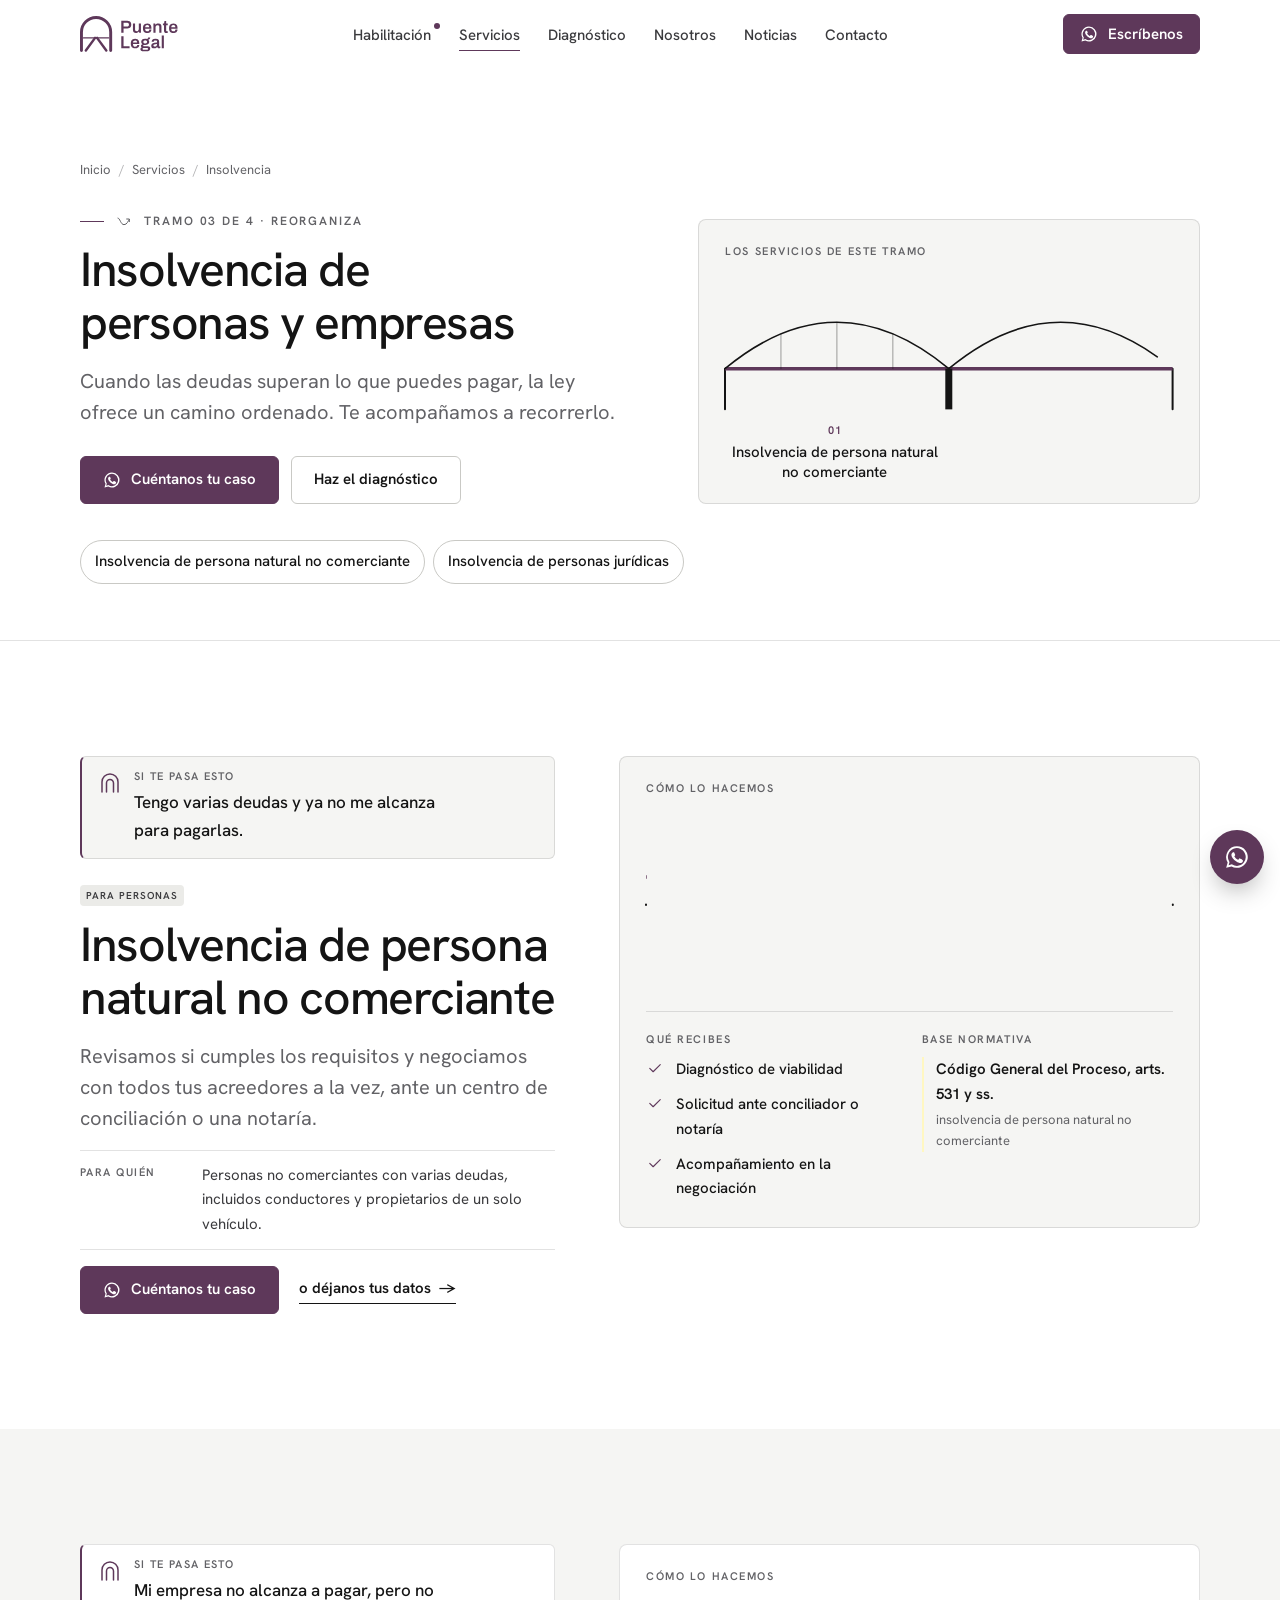
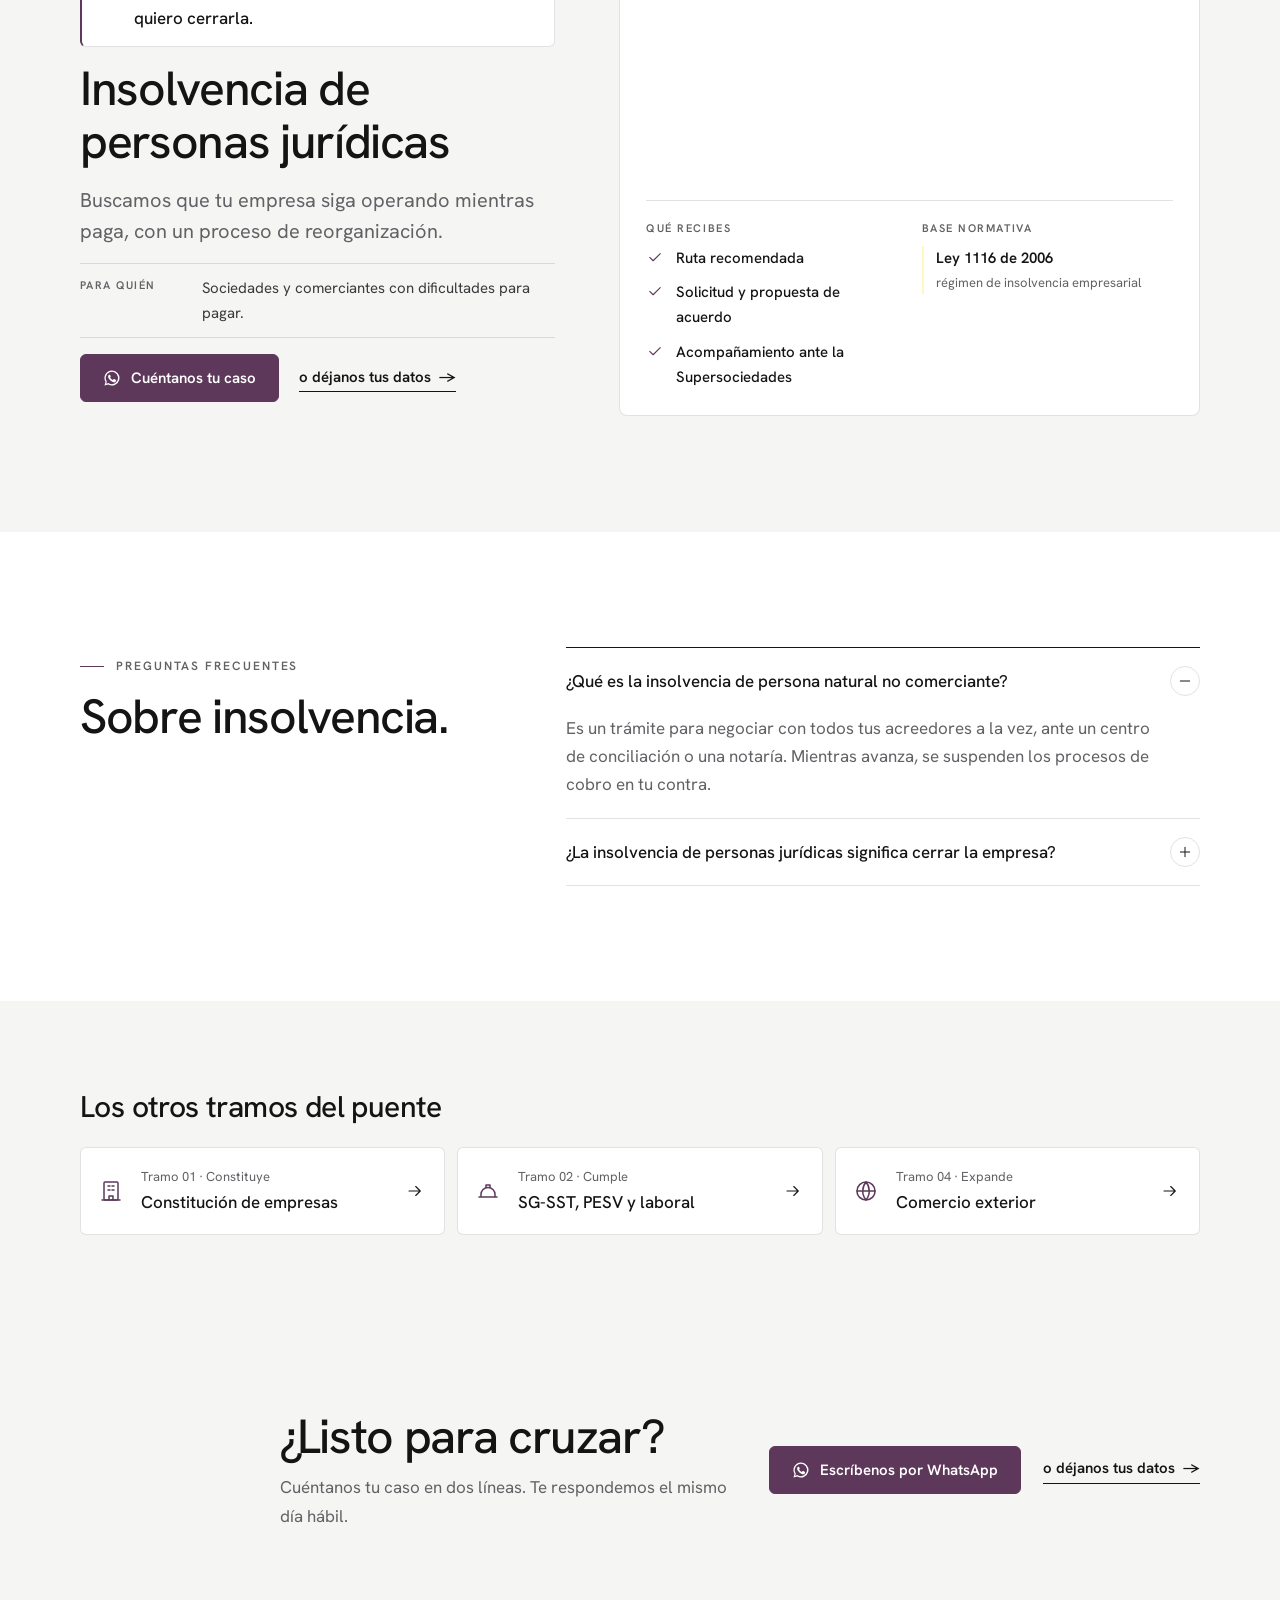
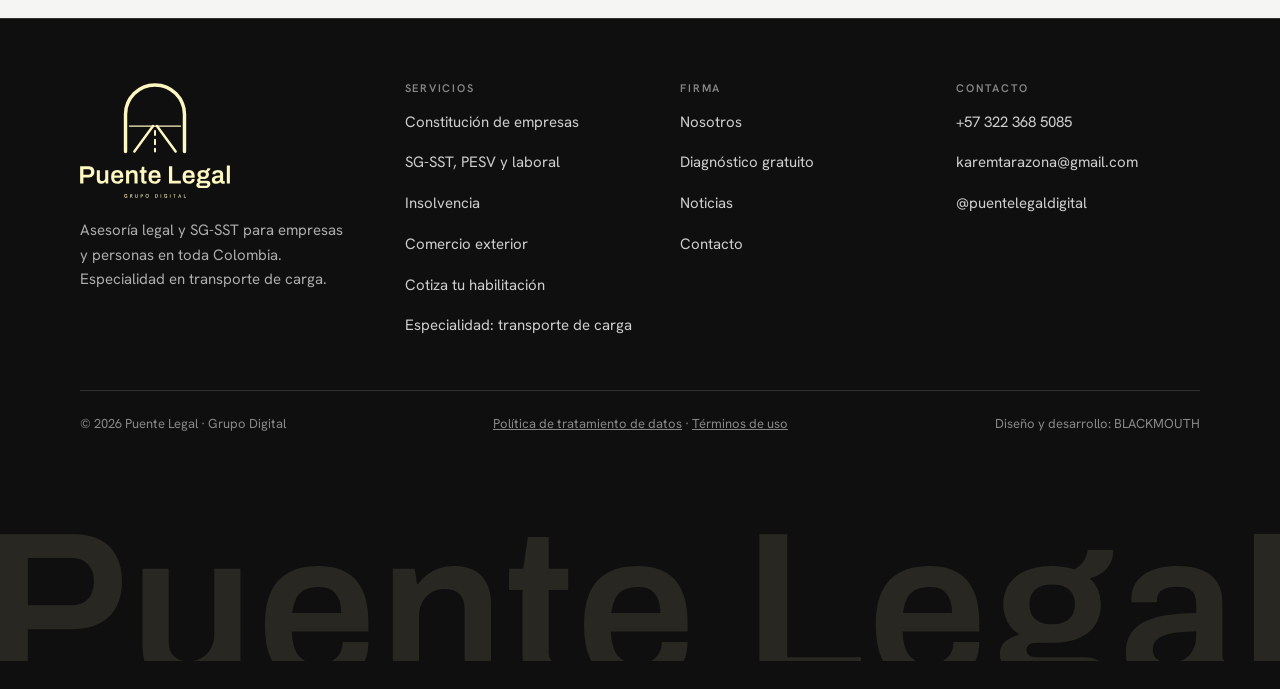
<file: servicios/insolvencia/index.html>
<!doctype html>
<html lang="es-CO">
<head>
<meta charset="utf-8">
<meta name="viewport" content="width=device-width, initial-scale=1, viewport-fit=cover">
<title>Insolvencia de persona natural y empresarial | Puente Legal</title>
<meta name="description" content="Negociamos tus deudas con todos tus acreedores a la vez. Insolvencia de persona natural no comerciante y reorganización empresarial en Colombia.">
<link rel="canonical" href="https://www.puentelegal.com.co/servicios/insolvencia/">
<meta name="theme-color" content="#FFFFFF">
<meta property="og:type" content="website">
<meta property="og:locale" content="es_CO">
<meta property="og:site_name" content="Puente Legal">
<meta property="og:title" content="Insolvencia de persona natural y empresarial | Puente Legal">
<meta property="og:description" content="Negociamos tus deudas con todos tus acreedores a la vez. Insolvencia de persona natural no comerciante y reorganización empresarial en Colombia.">
<meta property="og:url" content="https://www.puentelegal.com.co/servicios/insolvencia/">
<meta property="og:image" content="https://www.puentelegal.com.co/assets/img/og.jpg">
<meta property="og:image:width" content="1200">
<meta property="og:image:height" content="630">
<meta name="twitter:card" content="summary_large_image">
<link rel="icon" href="../../assets/img/favicon.svg" type="image/svg+xml">
<script>document.documentElement.classList.add("js")</script>
<link rel="preconnect" href="https://fonts.googleapis.com">
<link rel="preconnect" href="https://fonts.gstatic.com" crossorigin>
<link rel="stylesheet" href="https://fonts.googleapis.com/css2?family=Hanken+Grotesk:wght@400;500;600;700&display=swap">
<link rel="stylesheet" href="../../assets/site.css">
<script type="application/ld+json">
{
 "@context": "https://schema.org",
 "@graph": [
  {
   "@type": "BreadcrumbList",
   "itemListElement": [
    {
     "@type": "ListItem",
     "position": 1,
     "name": "Inicio",
     "item": "https://www.puentelegal.com.co/"
    },
    {
     "@type": "ListItem",
     "position": 2,
     "name": "Servicios",
     "item": "https://www.puentelegal.com.co/servicios/"
    },
    {
     "@type": "ListItem",
     "position": 3,
     "name": "Insolvencia"
    }
   ]
  },
  {
   "@type": "FAQPage",
   "mainEntity": [
    {
     "@type": "Question",
     "name": "¿Qué es la insolvencia de persona natural no comerciante?",
     "acceptedAnswer": {
      "@type": "Answer",
      "text": "Es un trámite para negociar con todos tus acreedores a la vez, ante un centro de conciliación o una notaría. Mientras avanza, se suspenden los procesos de cobro en tu contra."
     }
    },
    {
     "@type": "Question",
     "name": "¿La insolvencia de personas jurídicas significa cerrar la empresa?",
     "acceptedAnswer": {
      "@type": "Answer",
      "text": "No necesariamente. La reorganización busca que la empresa siga operando mientras paga sus deudas con un acuerdo."
     }
    }
   ]
  },
  {
   "@type": "Service",
   "@id": "https://www.puentelegal.com.co/servicios/insolvencia/#insolvencia-persona-natural",
   "name": "Insolvencia de persona natural no comerciante",
   "description": "Revisamos si cumples los requisitos y negociamos con todos tus acreedores a la vez, ante un centro de conciliación o una notaría.",
   "provider": {
    "@id": "https://www.puentelegal.com.co/#firma"
   },
   "areaServed": {
    "@type": "Country",
    "name": "Colombia"
   },
   "audience": {
    "@type": "PeopleAudience",
    "audienceType": "Personas naturales no comerciantes"
   },
   "url": "https://www.puentelegal.com.co/servicios/insolvencia/#insolvencia-persona-natural"
  },
  {
   "@type": "Service",
   "@id": "https://www.puentelegal.com.co/servicios/insolvencia/#insolvencia-empresarial",
   "name": "Insolvencia de personas jurídicas",
   "description": "Buscamos que tu empresa siga operando mientras paga, con un proceso de reorganización.",
   "provider": {
    "@id": "https://www.puentelegal.com.co/#firma"
   },
   "areaServed": {
    "@type": "Country",
    "name": "Colombia"
   },
   "audience": {
    "@type": "BusinessAudience"
   },
   "url": "https://www.puentelegal.com.co/servicios/insolvencia/#insolvencia-empresarial"
  }
 ]
}
</script>
</head>
<body>
<a class="skip" href="#main">Saltar al contenido</a>
<header class="site-header">
  <div class="wrap nav">
    <a class="brand" href="../../" aria-label="Puente Legal, inicio">
      <img src="../../assets/img/camino-lockup-ciruela.svg" alt="Puente Legal · Grupo Digital" width="402" height="148">
    </a>
    <nav aria-label="Principal">
    <ul class="nav-links" id="menu">
      <li><a href="../../habilitacion-transporte-de-carga/" class="nav-star">Habilitación</a></li>
      <li><a href="../../servicios/" aria-current="page">Servicios</a></li>
      <li><a href="../../diagnostico/">Diagnóstico</a></li>
      <li><a href="../../nosotros/">Nosotros</a></li>
      <li><a href="../../noticias/">Noticias</a></li>
      <li><a href="../../contacto/">Contacto</a></li>
      <li class="only-sm"><a class="btn" href="https://wa.me/573223685085" data-wa="Hola, Puente Legal. Quiero una asesoría." data-conv="whatsapp" data-loc="menu"><svg class="i" aria-hidden="true" focusable="false"><use href="#i-whatsapp"/></svg> Escríbenos por WhatsApp</a></li>
    </ul>
    </nav>
    <div class="nav-cta">
      <a class="btn btn-hide-sm" href="https://wa.me/573223685085" data-wa="Hola, Puente Legal. Quiero una asesoría." data-conv="whatsapp" data-loc="header"><svg class="i" aria-hidden="true" focusable="false"><use href="#i-whatsapp"/></svg> Escríbenos</a>
      <button class="menu-btn" type="button" aria-expanded="false" aria-controls="menu" aria-label="Abrir menú">
        <svg width="20" height="20" viewBox="0 0 20 20" aria-hidden="true"><path d="M2 6h16M2 14h16" stroke="currentColor" stroke-width="1.6"/></svg>
      </button>
    </div>
  </div>
  
</header>
<svg width="0" height="0" style="position:absolute" aria-hidden="true" focusable="false">
  <symbol id="iso-sym" viewBox="34 30 132 148">
    <g fill="none" stroke="currentColor" stroke-linecap="round" stroke-linejoin="round">
      <path d="M40 172V96a60 60 0 0 1 120 0v76" stroke-width="12"/><path d="M48 120h104" stroke-width="5"/>
      <path d="M58 172 96 120M142 172 104 120" stroke-width="10"/>
    </g>
  </symbol>
  <symbol id="i-empresa" viewBox="0 0 24 24"><rect x="5" y="3" width="14" height="18" rx="1" pathLength="1"/><path d="M9 7h2M13 7h2M9 11h2M13 11h2M10 21v-4h4v4M3 21h18" pathLength="1"/></symbol>
  <symbol id="i-casco" viewBox="0 0 24 24"><path d="M3 18h18M5 18v-2.5a7 7 0 0 1 14 0V18M10 8.8V6h4v2.8" pathLength="1"/></symbol>
  <symbol id="i-recupera" viewBox="0 0 24 24"><path d="M3 6c3 0 4 10 9 10s6-6 8-8M16 7.5h4v4" pathLength="1"/></symbol>
  <symbol id="i-globo" viewBox="0 0 24 24"><circle cx="12" cy="12" r="9" pathLength="1"/><path d="M3 12h18M12 3a14 14 0 0 1 0 18M12 3a14 14 0 0 0 0 18" pathLength="1"/></symbol>
  <symbol id="i-arco" viewBox="0 0 24 24"><path d="M4 21V11a8 8 0 0 1 16 0v10M8.5 21v-9a3.5 3.5 0 0 1 7 0v9" pathLength="1"/></symbol>
  <symbol id="i-chevron" viewBox="0 0 24 24"><path d="M9 6l6 6-6 6"/></symbol>
  <symbol id="i-flecha" viewBox="0 0 24 24"><path d="M4 12h15M13 6l6 6-6 6"/></symbol>
  <symbol id="i-check" viewBox="0 0 24 24"><path d="M5 12.5l4.5 4.5L19 7.5"/></symbol>
  <symbol id="i-mas" viewBox="0 0 24 24"><path d="M5 12h14"/><path d="M12 5v14"/></symbol>
  <symbol id="i-camion" viewBox="0 0 24 24"><path d="M2.5 6h11v10h-11zM13.5 9.5H18l3.5 3.5V16h-8" pathLength="1"/><circle cx="6.5" cy="17.5" r="1.8" pathLength="1"/><circle cx="17.5" cy="17.5" r="1.8" pathLength="1"/></symbol>
  <symbol id="i-habilitacion" viewBox="0 0 24 24"><path d="M14 3H6v18h12V7zM14 3v4h4" pathLength="1"/><circle cx="12" cy="13.5" r="2.5" pathLength="1"/><path d="M10.6 15.6L10 19l2-1 2 1-.6-3.4" pathLength="1"/></symbol>
  <symbol id="i-lupa" viewBox="0 0 24 24"><circle cx="10.5" cy="10.5" r="6.5" pathLength="1"/><path d="M15.3 15.3L21 21M8 10.5h5" pathLength="1"/></symbol>
  <symbol id="i-saldo" viewBox="0 0 24 24"><path d="M14 3H6v18h12V7zM14 3v4h4" pathLength="1"/><path d="M12 10v7M14 11.2c-.4-.6-1.1-.9-2-.9-1.1 0-2 .6-2 1.4 0 1.9 4 1 4 2.9 0 .8-.9 1.4-2 1.4-.9 0-1.7-.4-2.1-1" pathLength="1"/></symbol>
  <symbol id="i-volante" viewBox="0 0 24 24"><circle cx="12" cy="12" r="9" pathLength="1"/><circle cx="12" cy="12" r="2" pathLength="1"/><path d="M3.5 10.5l6.5 1M20.5 10.5l-6.5 1M12 14v7" pathLength="1"/></symbol>
  <symbol id="i-doc" viewBox="0 0 24 24"><path d="M14 3H6v18h12V7zM14 3v4h4M9 11h6M9 14.5h6M9 18h4" pathLength="1"/></symbol>
  <symbol id="i-escudo" viewBox="0 0 24 24"><path d="M12 3l7 3v5c0 4.5-3 8.3-7 10-4-1.7-7-5.5-7-10V6z" pathLength="1"/><path d="M9 12l2 2 4-4" pathLength="1"/></symbol>
  <symbol id="i-balanza" viewBox="0 0 24 24"><path d="M12 4v16M8 20h8M5 7h14M5 7l-2.5 6a2.5 2.5 0 0 0 5 0zM19 7l-2.5 6a2.5 2.5 0 0 0 5 0z" pathLength="1"/></symbol>
  <symbol id="i-chat" viewBox="0 0 24 24"><path d="M4 5h16v11H9l-5 4z" pathLength="1"/><path d="M8 9.5h8M8 12.5h5" pathLength="1"/></symbol>
  <symbol id="i-telefono" viewBox="0 0 24 24"><path d="M5 3h4l2 5-2.5 1.5a11 11 0 0 0 6 6L16 13l5 2v4a2 2 0 0 1-2 2A16 16 0 0 1 3 5a2 2 0 0 1 2-2Z"/></symbol>
  <symbol id="i-correo" viewBox="0 0 24 24"><path d="M3 6h18v12H3zM3 6l9 7 9-7"/></symbol>
  <symbol id="i-instagram" viewBox="0 0 24 24"><rect x="3" y="3" width="18" height="18" rx="5"/><circle cx="12" cy="12" r="4"/><circle cx="17.5" cy="6.5" r=".6"/></symbol>
  <symbol id="i-whatsapp" viewBox="0 0 24 24"><path fill="currentColor" stroke="none" d="M12 2a10 10 0 0 0-8.6 15.1L2 22l5-1.3A10 10 0 1 0 12 2Zm0 18.2c-1.6 0-3.1-.4-4.4-1.2l-.3-.2-3 .8.8-2.9-.2-.3A8.2 8.2 0 1 1 12 20.2Zm4.5-6.1c-.2-.1-1.5-.7-1.7-.8-.2-.1-.4-.1-.6.1l-.8 1c-.1.2-.3.2-.5.1a6.7 6.7 0 0 1-3.3-2.9c-.2-.4.2-.4.7-1.3.1-.2 0-.3 0-.4l-.8-1.8c-.2-.5-.4-.4-.6-.4h-.5a1 1 0 0 0-.7.3 3 3 0 0 0-.9 2.2 5.2 5.2 0 0 0 1.1 2.7 11.8 11.8 0 0 0 4.5 4c1.7.7 2.3.8 3.2.6.5-.1 1.5-.6 1.7-1.2.2-.6.2-1.1.1-1.2l-.5-.3Z"/></symbol>
</svg>

<main id="main">
<section class="page-hero s-blanco area-hero" aria-labelledby="h1">
  <div class="wrap ah-grid">
    <div>
      <ol class="crumbs"><li><a href="../../">Inicio</a></li><li><a href="../../servicios/">Servicios</a></li><li aria-current="page">Insolvencia</li></ol>
      <p class="eyebrow"><svg class="i i-sm" aria-hidden="true" focusable="false"><use href="#i-recupera"/></svg> Tramo 03 de 4 · Reorganiza</p>
      <h1 id="h1" class="h1-page" data-split="words">Insolvencia de personas y empresas</h1>
      <p class="lead muted" style="margin-top:16px">Cuando las deudas superan lo que puedes pagar, la ley ofrece un camino ordenado. Te acompañamos a recorrerlo.</p>
      <div class="hero-actions">
        <a class="btn" href="https://wa.me/573223685085" data-wa="Hola, Puente Legal. Quiero asesoría en insolvencia." data-conv="whatsapp" data-loc="area-insolvencia"><svg class="i" aria-hidden="true" focusable="false"><use href="#i-whatsapp"/></svg> Cuéntanos tu caso</a>
        <a class="btn btn-ghost" href="../../diagnostico/">Haz el diagnóstico</a>
      </div>
    </div>
    <div class="ah-art">
      <p class="f-inc">Los servicios de este tramo</p>
      <div class="pb pb-hero" data-draw="time">
  <div class="pb-art"><svg class="pb-svg" viewBox="0 0 1200 172" preserveAspectRatio="none" aria-hidden="true" focusable="false"><path class="pb-abut" d="M0 170V120M1200 170V120" pathLength="1" data-seg="0.000,0.060"/><path class="pb-deck" d="M0.0 120H600.0" pathLength="1" data-seg="0.000,0.250"/><path class="pb-arch" d="M0.0 120C200.0 44 400.0 44 600.0 120" pathLength="1" data-seg="0.100,0.475"/><path class="pb-hang" d="M150.0 77.3V120M300.0 63V120M450.0 77.3V120" pathLength="1" data-seg="0.275,0.500"/><path class="pb-deck" d="M600.0 120H1200.0" pathLength="1" data-seg="0.500,0.750"/><path class="pb-pier" d="M600.0 170V120" pathLength="1" data-seg="0.400,0.625"/><path class="pb-arch" d="M600.0 120C800.0 44 1000.0 44 1200.0 120" pathLength="1" data-seg="0.600,0.975"/><path class="pb-hang" d="M750.0 77.3V120M900.0 63V120M1050.0 77.3V120" pathLength="1" data-seg="0.775,1.000"/></svg></div>
  <ol class="pb-steps" style="--n:2"><li data-on="0.375"><b>01</b>Insolvencia de persona natural no comerciante</li><li data-on="0.875"><b>02</b>Insolvencia de personas jurídicas</li></ol>
</div>
    </div>
  </div>
  <nav class="wrap ah-index" aria-label="Servicios de esta área"><a class="chip" href="#insolvencia-persona-natural">Insolvencia de persona natural no comerciante</a><a class="chip" href="#insolvencia-empresarial">Insolvencia de personas jurídicas</a></nav>
</section>

<section id="insolvencia-persona-natural" class="band s-blanco svc-sec" aria-labelledby="insolvencia-persona-natural-t">
  <div class="wrap svc-grid">
    <div class="svc-intro">
      <p class="svc-sit"><svg class="i" aria-hidden="true" focusable="false"><use href="#i-arco"/></svg><span><small>Si te pasa esto</small>Tengo varias deudas y ya no me alcanza para pagarlas.</span></p>
      <p class="svc-tag"><span class="tag">Para personas</span></p><h2 id="insolvencia-persona-natural-t" class="h2" data-split="words">Insolvencia de persona natural no comerciante</h2>
      <p class="lead muted">Revisamos si cumples los requisitos y negociamos con todos tus acreedores a la vez, ante un centro de conciliación o una notaría.</p>
      <dl class="svc-facts"><div><dt>Para quién</dt><dd>Personas no comerciantes con varias deudas, incluidos conductores y propietarios de un solo vehículo.</dd></div></dl>
      
      <div class="f-cta">
        <a class="btn" href="https://wa.me/573223685085" data-wa="Hola, Puente Legal. Mi situación: Tengo varias deudas y ya no me alcanza para pagarlas. Me interesa: Insolvencia de persona natural no comerciante." data-conv="whatsapp_servicio" data-loc="insolvencia-persona-natural"><svg class="i" aria-hidden="true" focusable="false"><use href="#i-whatsapp"/></svg> Cuéntanos tu caso</a>
        <a class="link-arrow" href="../../contacto/?area=Insolvencia o deudas">o déjanos tus datos <span aria-hidden="true">→</span></a>
      </div>
    </div>
    <div class="svc-detail">
      <p class="f-inc">Cómo lo hacemos</p>
      <div class="pb " data-draw="view">
  <div class="pb-art"><svg class="pb-svg" viewBox="0 0 1200 172" preserveAspectRatio="none" aria-hidden="true" focusable="false"><path class="pb-abut" d="M0 170V120M1200 170V120" pathLength="1" data-seg="0.000,0.060"/><path class="pb-deck" d="M0.0 120H300.0" pathLength="1" data-seg="0.000,0.125"/><path class="pb-arch" d="M0.0 120C100.0 44 200.0 44 300.0 120" pathLength="1" data-seg="0.050,0.237"/><path class="pb-hang" d="M75.0 77.3V120M150.0 63V120M225.0 77.3V120" pathLength="1" data-seg="0.138,0.250"/><path class="pb-deck" d="M300.0 120H600.0" pathLength="1" data-seg="0.250,0.375"/><path class="pb-pier" d="M300.0 170V120" pathLength="1" data-seg="0.200,0.312"/><path class="pb-arch" d="M300.0 120C400.0 44 500.0 44 600.0 120" pathLength="1" data-seg="0.300,0.487"/><path class="pb-hang" d="M375.0 77.3V120M450.0 63V120M525.0 77.3V120" pathLength="1" data-seg="0.388,0.500"/><path class="pb-deck" d="M600.0 120H900.0" pathLength="1" data-seg="0.500,0.625"/><path class="pb-pier" d="M600.0 170V120" pathLength="1" data-seg="0.450,0.562"/><path class="pb-arch" d="M600.0 120C700.0 44 800.0 44 900.0 120" pathLength="1" data-seg="0.550,0.738"/><path class="pb-hang" d="M675.0 77.3V120M750.0 63V120M825.0 77.3V120" pathLength="1" data-seg="0.637,0.750"/><path class="pb-deck" d="M900.0 120H1200.0" pathLength="1" data-seg="0.750,0.875"/><path class="pb-pier" d="M900.0 170V120" pathLength="1" data-seg="0.700,0.812"/><path class="pb-arch" d="M900.0 120C1000.0 44 1100.0 44 1200.0 120" pathLength="1" data-seg="0.800,0.988"/><path class="pb-hang" d="M975.0 77.3V120M1050.0 63V120M1125.0 77.3V120" pathLength="1" data-seg="0.887,1.000"/></svg></div>
  <ol class="pb-steps" style="--n:4"><li data-on="0.188"><b>01</b>Revisión de requisitos</li><li data-on="0.438"><b>02</b>Solicitud</li><li data-on="0.688"><b>03</b>Negociación</li><li data-on="0.938"><b>04</b>Acuerdo o liquidación</li></ol>
</div>
      <div class="svc-cols">
        <div><p class="f-inc">Qué recibes</p><ul class="recibes"><li><svg class="i" aria-hidden="true" focusable="false"><use href="#i-check"/></svg>Diagnóstico de viabilidad</li><li><svg class="i" aria-hidden="true" focusable="false"><use href="#i-check"/></svg>Solicitud ante conciliador o notaría</li><li><svg class="i" aria-hidden="true" focusable="false"><use href="#i-check"/></svg>Acompañamiento en la negociación</li></ul></div>
        <div><p class="f-inc">Base normativa</p><ul class="normas"><li><b>Código General del Proceso, arts. 531 y ss.</b><span>insolvencia de persona natural no comerciante</span></li></ul></div>
      </div>
    </div>
  </div>
</section>
<section id="insolvencia-empresarial" class="band s-gris svc-sec" aria-labelledby="insolvencia-empresarial-t">
  <div class="wrap svc-grid">
    <div class="svc-intro">
      <p class="svc-sit"><svg class="i" aria-hidden="true" focusable="false"><use href="#i-arco"/></svg><span><small>Si te pasa esto</small>Mi empresa no alcanza a pagar, pero no quiero cerrarla.</span></p>
      <h2 id="insolvencia-empresarial-t" class="h2" data-split="words">Insolvencia de personas jurídicas</h2>
      <p class="lead muted">Buscamos que tu empresa siga operando mientras paga, con un proceso de reorganización.</p>
      <dl class="svc-facts"><div><dt>Para quién</dt><dd>Sociedades y comerciantes con dificultades para pagar.</dd></div></dl>
      
      <div class="f-cta">
        <a class="btn" href="https://wa.me/573223685085" data-wa="Hola, Puente Legal. Mi situación: Mi empresa no alcanza a pagar, pero no quiero cerrarla. Me interesa: Insolvencia de personas jurídicas." data-conv="whatsapp_servicio" data-loc="insolvencia-empresarial"><svg class="i" aria-hidden="true" focusable="false"><use href="#i-whatsapp"/></svg> Cuéntanos tu caso</a>
        <a class="link-arrow" href="../../contacto/?area=Insolvencia o deudas">o déjanos tus datos <span aria-hidden="true">→</span></a>
      </div>
    </div>
    <div class="svc-detail">
      <p class="f-inc">Cómo lo hacemos</p>
      <div class="pb " data-draw="view">
  <div class="pb-art"><svg class="pb-svg" viewBox="0 0 1200 172" preserveAspectRatio="none" aria-hidden="true" focusable="false"><path class="pb-abut" d="M0 170V120M1200 170V120" pathLength="1" data-seg="0.000,0.060"/><path class="pb-deck" d="M0.0 120H300.0" pathLength="1" data-seg="0.000,0.125"/><path class="pb-arch" d="M0.0 120C100.0 44 200.0 44 300.0 120" pathLength="1" data-seg="0.050,0.237"/><path class="pb-hang" d="M75.0 77.3V120M150.0 63V120M225.0 77.3V120" pathLength="1" data-seg="0.138,0.250"/><path class="pb-deck" d="M300.0 120H600.0" pathLength="1" data-seg="0.250,0.375"/><path class="pb-pier" d="M300.0 170V120" pathLength="1" data-seg="0.200,0.312"/><path class="pb-arch" d="M300.0 120C400.0 44 500.0 44 600.0 120" pathLength="1" data-seg="0.300,0.487"/><path class="pb-hang" d="M375.0 77.3V120M450.0 63V120M525.0 77.3V120" pathLength="1" data-seg="0.388,0.500"/><path class="pb-deck" d="M600.0 120H900.0" pathLength="1" data-seg="0.500,0.625"/><path class="pb-pier" d="M600.0 170V120" pathLength="1" data-seg="0.450,0.562"/><path class="pb-arch" d="M600.0 120C700.0 44 800.0 44 900.0 120" pathLength="1" data-seg="0.550,0.738"/><path class="pb-hang" d="M675.0 77.3V120M750.0 63V120M825.0 77.3V120" pathLength="1" data-seg="0.637,0.750"/><path class="pb-deck" d="M900.0 120H1200.0" pathLength="1" data-seg="0.750,0.875"/><path class="pb-pier" d="M900.0 170V120" pathLength="1" data-seg="0.700,0.812"/><path class="pb-arch" d="M900.0 120C1000.0 44 1100.0 44 1200.0 120" pathLength="1" data-seg="0.800,0.988"/><path class="pb-hang" d="M975.0 77.3V120M1050.0 63V120M1125.0 77.3V120" pathLength="1" data-seg="0.887,1.000"/></svg></div>
  <ol class="pb-steps" style="--n:4"><li data-on="0.188"><b>01</b>Diagnóstico</li><li data-on="0.438"><b>02</b>Ruta de reorganización</li><li data-on="0.688"><b>03</b>Negociación</li><li data-on="0.938"><b>04</b>Seguimiento</li></ol>
</div>
      <div class="svc-cols">
        <div><p class="f-inc">Qué recibes</p><ul class="recibes"><li><svg class="i" aria-hidden="true" focusable="false"><use href="#i-check"/></svg>Ruta recomendada</li><li><svg class="i" aria-hidden="true" focusable="false"><use href="#i-check"/></svg>Solicitud y propuesta de acuerdo</li><li><svg class="i" aria-hidden="true" focusable="false"><use href="#i-check"/></svg>Acompañamiento ante la Supersociedades</li></ul></div>
        <div><p class="f-inc">Base normativa</p><ul class="normas"><li><b>Ley 1116 de 2006</b><span>régimen de insolvencia empresarial</span></li></ul></div>
      </div>
    </div>
  </div>
</section>

<section class="band s-blanco" aria-labelledby="fq-t">
  <div class="wrap faq-grid">
    <div>
      <p class="eyebrow">Preguntas frecuentes</p>
      <h2 id="fq-t" class="h2" data-split="words" style="margin-top:16px">Sobre insolvencia.</h2>
    </div>
    <div class="faq">
      <details open><summary>¿Qué es la insolvencia de persona natural no comerciante?<span class="pm" aria-hidden="true"><svg class="i" viewBox="0 0 24 24" focusable="false"><path d="M5 12h14"/><path class="v" d="M12 5v14"/></svg></span></summary><p>Es un trámite para negociar con todos tus acreedores a la vez, ante un centro de conciliación o una notaría. Mientras avanza, se suspenden los procesos de cobro en tu contra.</p></details>
      <details><summary>¿La insolvencia de personas jurídicas significa cerrar la empresa?<span class="pm" aria-hidden="true"><svg class="i" viewBox="0 0 24 24" focusable="false"><path d="M5 12h14"/><path class="v" d="M12 5v14"/></svg></span></summary><p>No necesariamente. La reorganización busca que la empresa siga operando mientras paga sus deudas con un acuerdo.</p></details>
    </div>
  </div>
</section>

<section class="band-tight s-gris" aria-labelledby="ot-t">
  <div class="wrap">
    <h2 id="ot-t" class="h3" style="margin-bottom:22px">Los otros tramos del puente</h2>
    <div class="others"><a class="other" href="../../servicios/constitucion-de-empresas/"><svg class="i" aria-hidden="true" focusable="false"><use href="#i-empresa"/></svg><span><small>Tramo 01 · Constituye</small>Constitución de empresas</span><svg class="i i-flecha" aria-hidden="true" focusable="false"><use href="#i-flecha"/></svg></a><a class="other" href="../../servicios/sst-pesv-laboral/"><svg class="i" aria-hidden="true" focusable="false"><use href="#i-casco"/></svg><span><small>Tramo 02 · Cumple</small>SG-SST, PESV y laboral</span><svg class="i i-flecha" aria-hidden="true" focusable="false"><use href="#i-flecha"/></svg></a><a class="other" href="../../servicios/comercio-exterior/"><svg class="i" aria-hidden="true" focusable="false"><use href="#i-globo"/></svg><span><small>Tramo 04 · Expande</small>Comercio exterior</span><svg class="i i-flecha" aria-hidden="true" focusable="false"><use href="#i-flecha"/></svg></a></div>
  </div>
</section>

<section class="band-tight s-gris cierre" aria-labelledby="cierre-t">
  <div class="wrap cierre-in">
    <div class="cierre-art" data-draw="view" aria-hidden="true"><svg viewBox="0 0 400 90" preserveAspectRatio="none"><path class="pb-deck" d="M0 70H400" pathLength="1" data-seg="0,.5"/><path class="pb-arch" d="M0 70C133 0 267 0 400 70" pathLength="1" data-seg=".2,.9"/></svg></div>
    <div>
      <h2 id="cierre-t" class="h2" data-split="words">¿Listo para cruzar?</h2>
      <p class="muted" style="margin-top:10px">Cuéntanos tu caso en dos líneas. Te respondemos el mismo día hábil.</p>
    </div>
    <div class="cierre-cta">
      <a class="btn" data-magnet href="https://wa.me/573223685085" data-wa="Hola, Puente Legal. Quiero una asesoría." data-conv="whatsapp" data-loc="area-insolvencia"><svg class="i" aria-hidden="true" focusable="false"><use href="#i-whatsapp"/></svg> Escríbenos por WhatsApp</a>
      <a class="link-arrow" href="../../contacto/">o déjanos tus datos <span aria-hidden="true">→</span></a>
    </div>
  </div>
</section>
</main>

<footer class="site-footer s-negro">
  <div class="wrap">
    <div class="foot-grid">
      <div>
        <img src="../../assets/img/camino-full-crema.svg" alt="Puente Legal · Grupo Digital" width="442" height="341" loading="lazy">
        <p class="muted" style="margin-top:20px;font-size:var(--t-sm);max-width:34ch">Asesoría legal y SG-SST para empresas y personas en toda Colombia. Especialidad en transporte de carga.</p>
      </div>
      <nav aria-label="Servicios">
        <h2>Servicios</h2>
        <ul>
          <li><a href="../../servicios/constitucion-de-empresas/">Constitución de empresas</a></li>
          <li><a href="../../servicios/sst-pesv-laboral/">SG-SST, PESV y laboral</a></li>
          <li><a href="../../servicios/insolvencia/">Insolvencia</a></li>
          <li><a href="../../servicios/comercio-exterior/">Comercio exterior</a></li>
          <li><a href="../../habilitacion-transporte-de-carga/">Cotiza tu habilitación</a></li>
          <li><a href="../../transporte-de-carga/">Especialidad: transporte de carga</a></li>
        </ul>
      </nav>
      <nav aria-label="Firma">
        <h2>Firma</h2>
        <ul>
          <li><a href="../../nosotros/">Nosotros</a></li>
          <li><a href="../../diagnostico/">Diagnóstico gratuito</a></li>
          <li><a href="../../noticias/">Noticias</a></li>
          <li><a href="../../contacto/">Contacto</a></li>
        </ul>
      </nav>
      <div>
        <h2>Contacto</h2>
        <ul>
          <li><a href="tel:+573223685085">+57 322 368 5085</a></li>
          <li><a href="mailto:karemtarazona@gmail.com">karemtarazona@gmail.com</a></li>
          <li><a href="https://www.instagram.com/puentelegaldigital/" target="_blank" rel="noopener">@puentelegaldigital</a></li>
        </ul>
      </div>
    </div>
    <div class="foot-legal">
      <span>© <span data-year>2026</span> Puente Legal · Grupo Digital</span>
      <span><a href="#">Política de tratamiento de datos</a> · <a href="#">Términos de uso</a></span>
      <span>Diseño y desarrollo: BLACKMOUTH</span>
    </div>
  </div>
  <div class="foot-mark" data-draw="through" aria-hidden="true"><img src="../../assets/img/camino-wordmark-crema.svg" alt="" width="1194" height="174" loading="lazy" data-ty="0:60;.42:0"></div>
</footer>

<a class="wa-float" href="https://wa.me/573223685085" data-wa="Hola, Puente Legal. Quiero asesoría en insolvencia." data-conv="whatsapp" data-loc="flotante" aria-label="Escríbenos por WhatsApp"><svg class="" aria-hidden="true" focusable="false"><use href="#i-whatsapp"/></svg></a>

<script src="../../assets/site.js" defer></script>
</body>
</html>
</file>
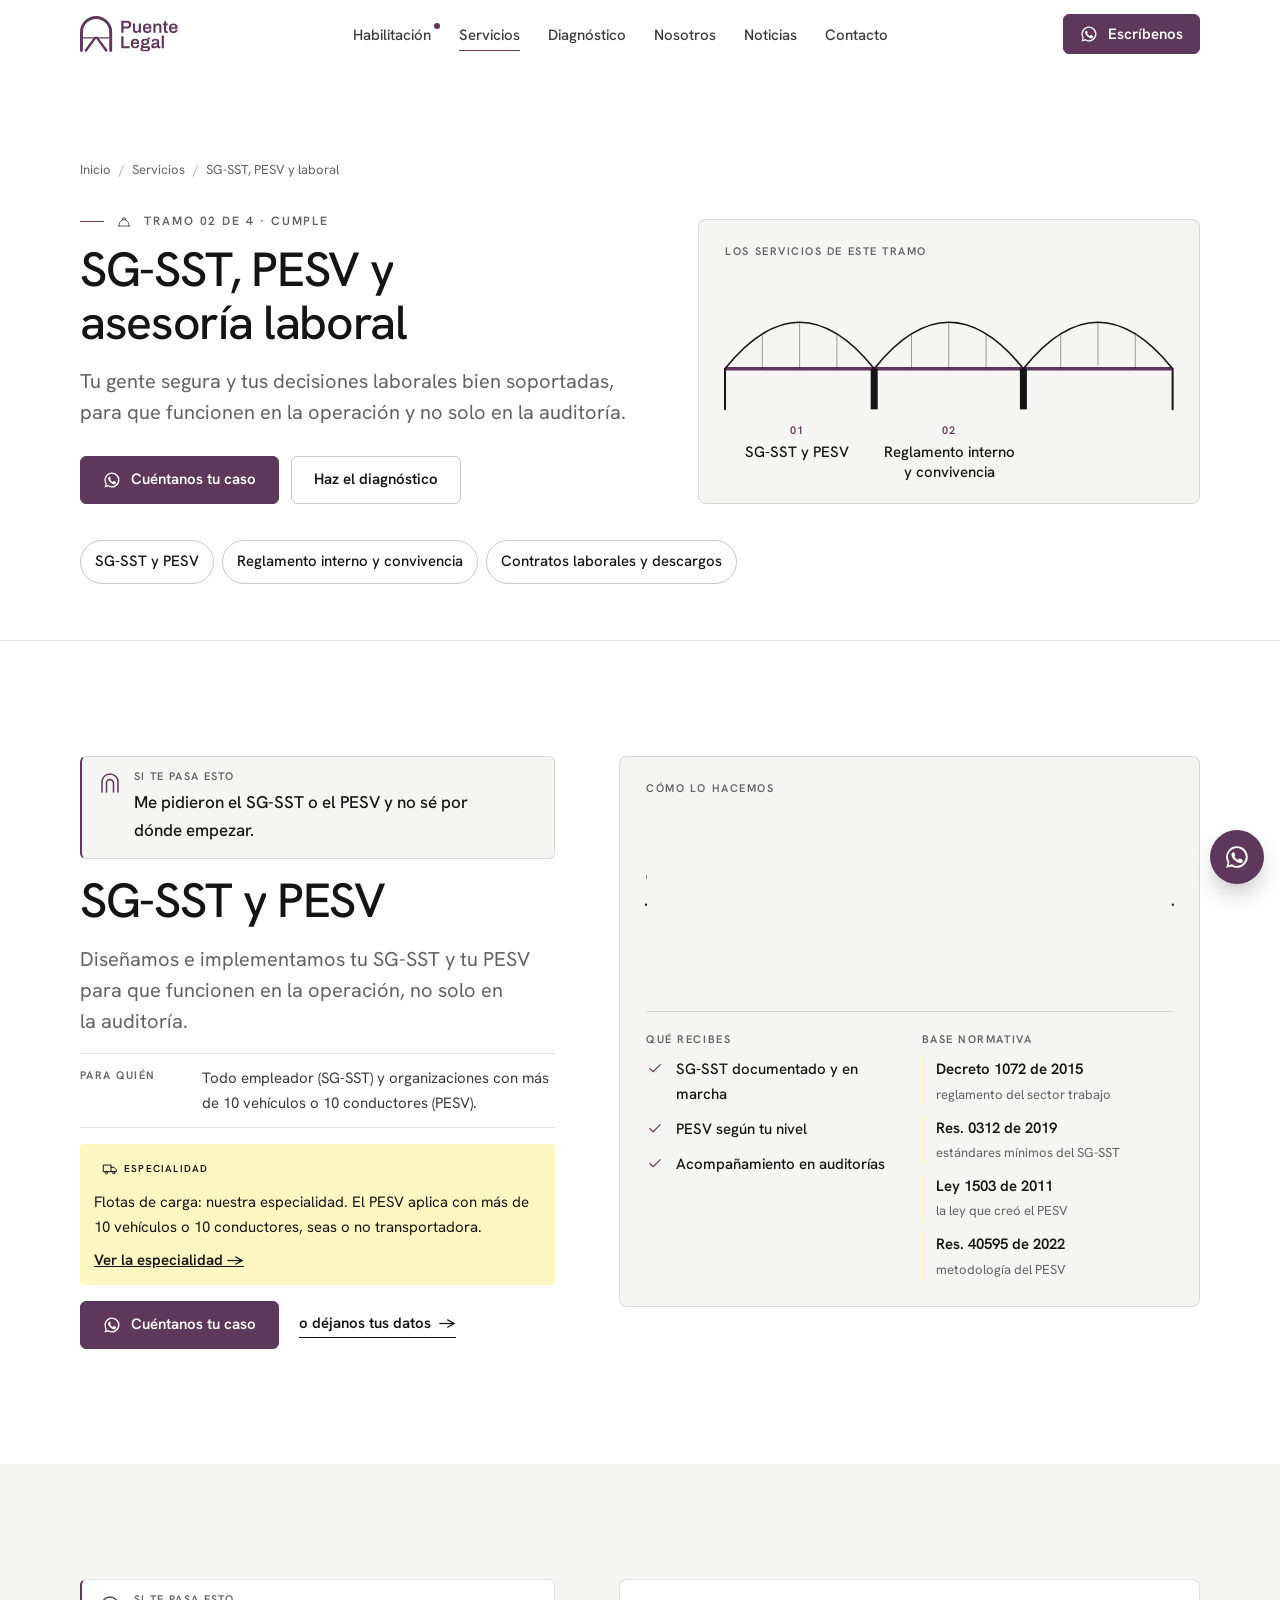
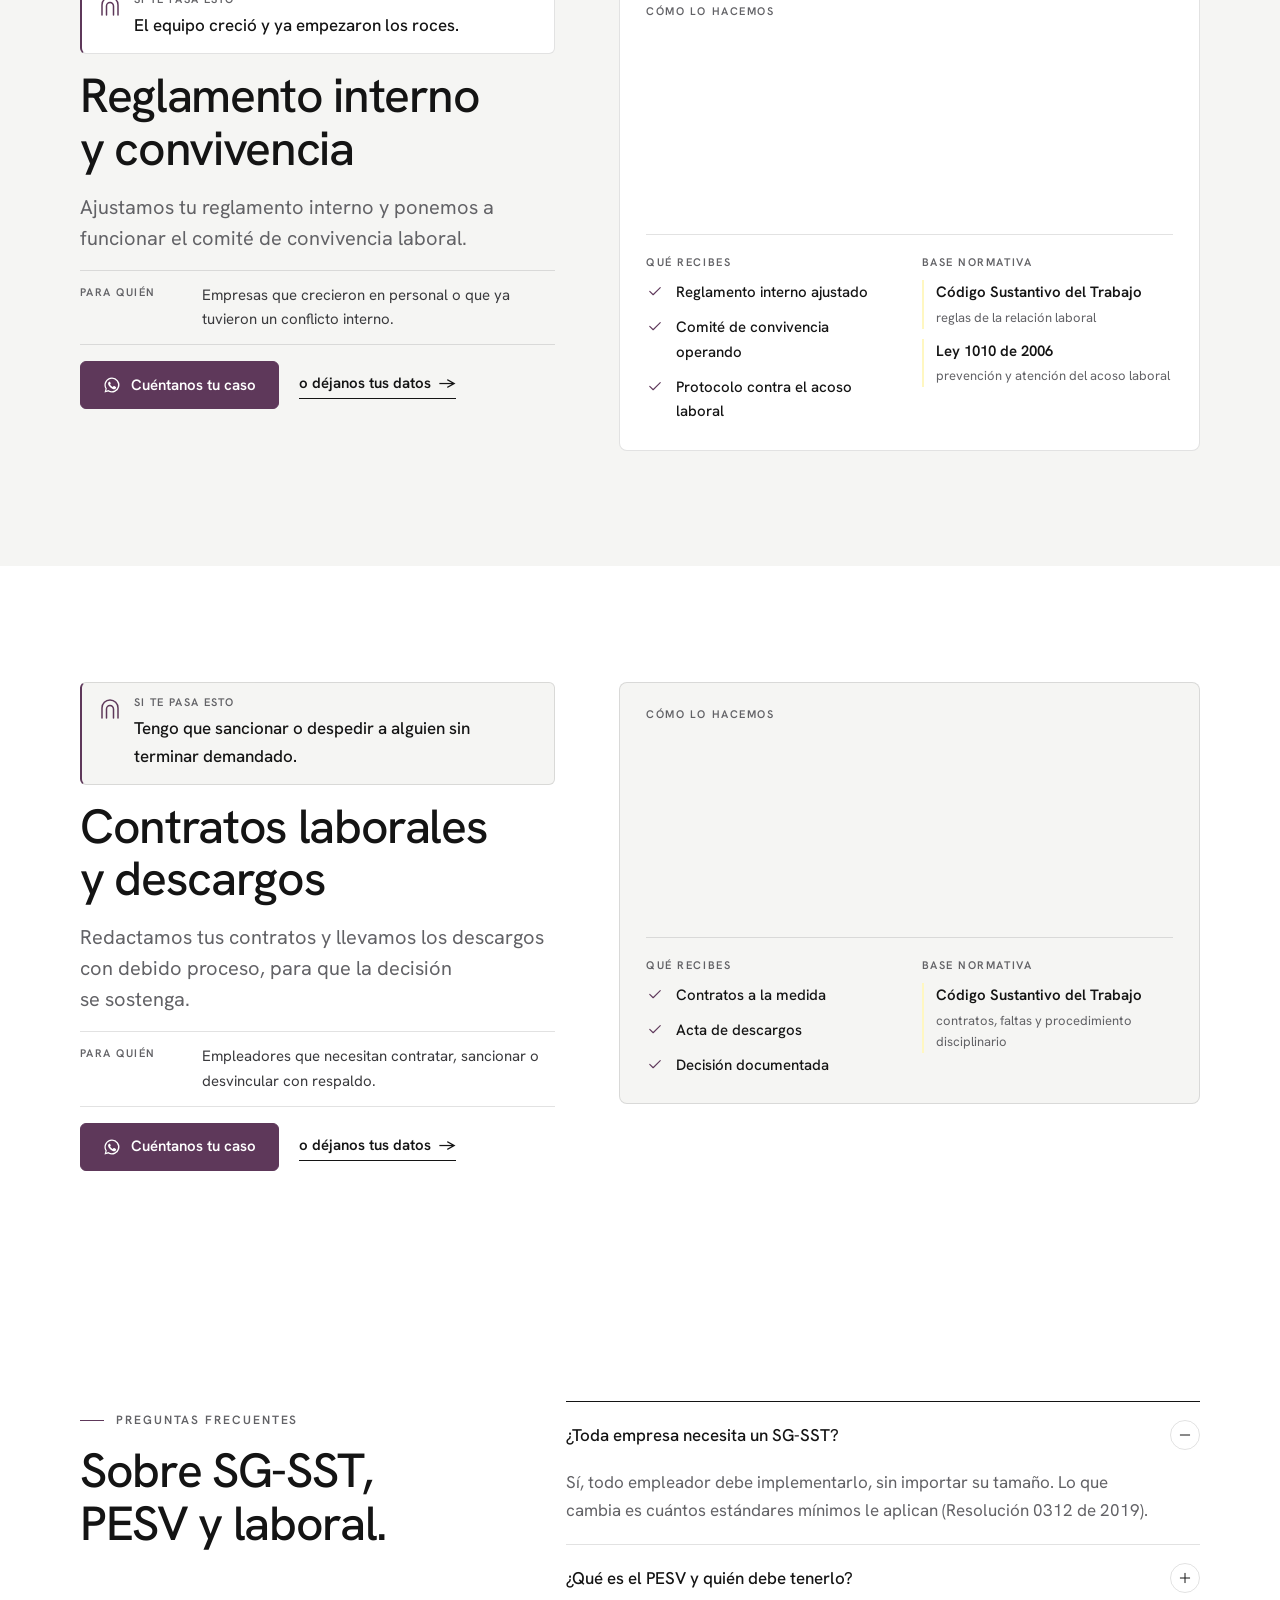
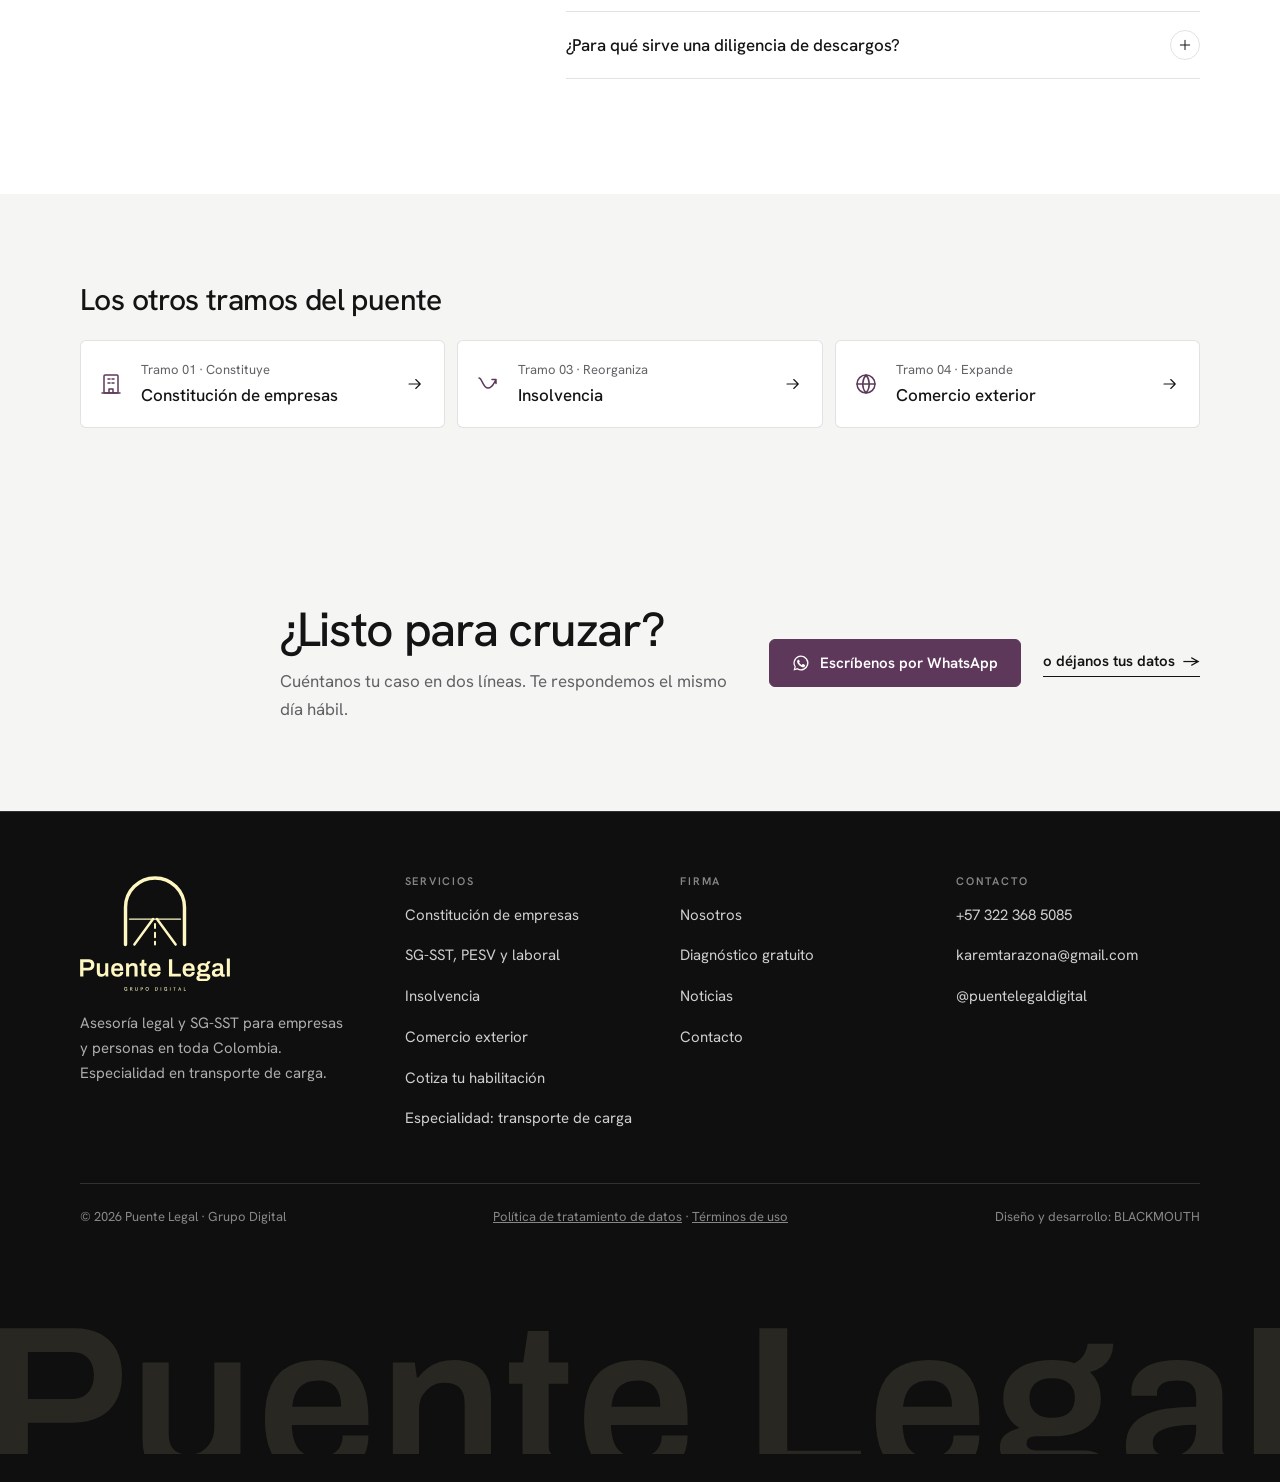
<file: servicios/sst-pesv-laboral/index.html>
<!doctype html>
<html lang="es-CO">
<head>
<meta charset="utf-8">
<meta name="viewport" content="width=device-width, initial-scale=1, viewport-fit=cover">
<title>SG-SST, PESV y asesoría laboral para empresas | Puente Legal</title>
<meta name="description" content="Implementamos tu SG-SST y tu PESV, ajustamos tu reglamento interno y te acompañamos en contratos y descargos laborales.">
<link rel="canonical" href="https://www.puentelegal.com.co/servicios/sst-pesv-laboral/">
<meta name="theme-color" content="#FFFFFF">
<meta property="og:type" content="website">
<meta property="og:locale" content="es_CO">
<meta property="og:site_name" content="Puente Legal">
<meta property="og:title" content="SG-SST, PESV y asesoría laboral para empresas | Puente Legal">
<meta property="og:description" content="Implementamos tu SG-SST y tu PESV, ajustamos tu reglamento interno y te acompañamos en contratos y descargos laborales.">
<meta property="og:url" content="https://www.puentelegal.com.co/servicios/sst-pesv-laboral/">
<meta property="og:image" content="https://www.puentelegal.com.co/assets/img/og.jpg">
<meta property="og:image:width" content="1200">
<meta property="og:image:height" content="630">
<meta name="twitter:card" content="summary_large_image">
<link rel="icon" href="../../assets/img/favicon.svg" type="image/svg+xml">
<script>document.documentElement.classList.add("js")</script>
<link rel="preconnect" href="https://fonts.googleapis.com">
<link rel="preconnect" href="https://fonts.gstatic.com" crossorigin>
<link rel="stylesheet" href="https://fonts.googleapis.com/css2?family=Hanken+Grotesk:wght@400;500;600;700&display=swap">
<link rel="stylesheet" href="../../assets/site.css">
<script type="application/ld+json">
{
 "@context": "https://schema.org",
 "@graph": [
  {
   "@type": "BreadcrumbList",
   "itemListElement": [
    {
     "@type": "ListItem",
     "position": 1,
     "name": "Inicio",
     "item": "https://www.puentelegal.com.co/"
    },
    {
     "@type": "ListItem",
     "position": 2,
     "name": "Servicios",
     "item": "https://www.puentelegal.com.co/servicios/"
    },
    {
     "@type": "ListItem",
     "position": 3,
     "name": "SG-SST, PESV y laboral"
    }
   ]
  },
  {
   "@type": "FAQPage",
   "mainEntity": [
    {
     "@type": "Question",
     "name": "¿Toda empresa necesita un SG-SST?",
     "acceptedAnswer": {
      "@type": "Answer",
      "text": "Sí, todo empleador debe implementarlo, sin importar su tamaño. Lo que cambia es cuántos estándares mínimos le aplican (Resolución 0312 de 2019)."
     }
    },
    {
     "@type": "Question",
     "name": "¿Qué es el PESV y quién debe tenerlo?",
     "acceptedAnswer": {
      "@type": "Answer",
      "text": "Es el plan con el que una organización previene siniestros viales. Lo deben tener quienes tengan, contraten o administren más de diez vehículos o más de diez conductores (Ley 1503 de 2011, modificada por la Ley 2050 de 2020)."
     }
    },
    {
     "@type": "Question",
     "name": "¿Para qué sirve una diligencia de descargos?",
     "acceptedAnswer": {
      "@type": "Answer",
      "text": "Para escuchar al trabajador antes de tomar una decisión disciplinaria. Hacerla bien protege la decisión si después se discute."
     }
    }
   ]
  },
  {
   "@type": "Service",
   "@id": "https://www.puentelegal.com.co/servicios/sst-pesv-laboral/#sg-sst-pesv",
   "name": "SG-SST y PESV",
   "description": "Diseñamos e implementamos tu SG-SST y tu PESV para que funcionen en la operación, no solo en la auditoría.",
   "provider": {
    "@id": "https://www.puentelegal.com.co/#firma"
   },
   "areaServed": {
    "@type": "Country",
    "name": "Colombia"
   },
   "audience": {
    "@type": "BusinessAudience"
   },
   "url": "https://www.puentelegal.com.co/servicios/sst-pesv-laboral/#sg-sst-pesv"
  },
  {
   "@type": "Service",
   "@id": "https://www.puentelegal.com.co/servicios/sst-pesv-laboral/#reglamento-interno-convivencia",
   "name": "Reglamento interno y convivencia",
   "description": "Ajustamos tu reglamento interno y ponemos a funcionar el comité de convivencia laboral.",
   "provider": {
    "@id": "https://www.puentelegal.com.co/#firma"
   },
   "areaServed": {
    "@type": "Country",
    "name": "Colombia"
   },
   "audience": {
    "@type": "BusinessAudience"
   },
   "url": "https://www.puentelegal.com.co/servicios/sst-pesv-laboral/#reglamento-interno-convivencia"
  },
  {
   "@type": "Service",
   "@id": "https://www.puentelegal.com.co/servicios/sst-pesv-laboral/#contratos-laborales-descargos",
   "name": "Contratos laborales y descargos",
   "description": "Redactamos tus contratos y llevamos los descargos con debido proceso, para que la decisión se sostenga.",
   "provider": {
    "@id": "https://www.puentelegal.com.co/#firma"
   },
   "areaServed": {
    "@type": "Country",
    "name": "Colombia"
   },
   "audience": {
    "@type": "BusinessAudience"
   },
   "url": "https://www.puentelegal.com.co/servicios/sst-pesv-laboral/#contratos-laborales-descargos"
  }
 ]
}
</script>
</head>
<body>
<a class="skip" href="#main">Saltar al contenido</a>
<header class="site-header">
  <div class="wrap nav">
    <a class="brand" href="../../" aria-label="Puente Legal, inicio">
      <img src="../../assets/img/camino-lockup-ciruela.svg" alt="Puente Legal · Grupo Digital" width="402" height="148">
    </a>
    <nav aria-label="Principal">
    <ul class="nav-links" id="menu">
      <li><a href="../../habilitacion-transporte-de-carga/" class="nav-star">Habilitación</a></li>
      <li><a href="../../servicios/" aria-current="page">Servicios</a></li>
      <li><a href="../../diagnostico/">Diagnóstico</a></li>
      <li><a href="../../nosotros/">Nosotros</a></li>
      <li><a href="../../noticias/">Noticias</a></li>
      <li><a href="../../contacto/">Contacto</a></li>
      <li class="only-sm"><a class="btn" href="https://wa.me/573223685085" data-wa="Hola, Puente Legal. Quiero una asesoría." data-conv="whatsapp" data-loc="menu"><svg class="i" aria-hidden="true" focusable="false"><use href="#i-whatsapp"/></svg> Escríbenos por WhatsApp</a></li>
    </ul>
    </nav>
    <div class="nav-cta">
      <a class="btn btn-hide-sm" href="https://wa.me/573223685085" data-wa="Hola, Puente Legal. Quiero una asesoría." data-conv="whatsapp" data-loc="header"><svg class="i" aria-hidden="true" focusable="false"><use href="#i-whatsapp"/></svg> Escríbenos</a>
      <button class="menu-btn" type="button" aria-expanded="false" aria-controls="menu" aria-label="Abrir menú">
        <svg width="20" height="20" viewBox="0 0 20 20" aria-hidden="true"><path d="M2 6h16M2 14h16" stroke="currentColor" stroke-width="1.6"/></svg>
      </button>
    </div>
  </div>
  
</header>
<svg width="0" height="0" style="position:absolute" aria-hidden="true" focusable="false">
  <symbol id="iso-sym" viewBox="34 30 132 148">
    <g fill="none" stroke="currentColor" stroke-linecap="round" stroke-linejoin="round">
      <path d="M40 172V96a60 60 0 0 1 120 0v76" stroke-width="12"/><path d="M48 120h104" stroke-width="5"/>
      <path d="M58 172 96 120M142 172 104 120" stroke-width="10"/>
    </g>
  </symbol>
  <symbol id="i-empresa" viewBox="0 0 24 24"><rect x="5" y="3" width="14" height="18" rx="1" pathLength="1"/><path d="M9 7h2M13 7h2M9 11h2M13 11h2M10 21v-4h4v4M3 21h18" pathLength="1"/></symbol>
  <symbol id="i-casco" viewBox="0 0 24 24"><path d="M3 18h18M5 18v-2.5a7 7 0 0 1 14 0V18M10 8.8V6h4v2.8" pathLength="1"/></symbol>
  <symbol id="i-recupera" viewBox="0 0 24 24"><path d="M3 6c3 0 4 10 9 10s6-6 8-8M16 7.5h4v4" pathLength="1"/></symbol>
  <symbol id="i-globo" viewBox="0 0 24 24"><circle cx="12" cy="12" r="9" pathLength="1"/><path d="M3 12h18M12 3a14 14 0 0 1 0 18M12 3a14 14 0 0 0 0 18" pathLength="1"/></symbol>
  <symbol id="i-arco" viewBox="0 0 24 24"><path d="M4 21V11a8 8 0 0 1 16 0v10M8.5 21v-9a3.5 3.5 0 0 1 7 0v9" pathLength="1"/></symbol>
  <symbol id="i-chevron" viewBox="0 0 24 24"><path d="M9 6l6 6-6 6"/></symbol>
  <symbol id="i-flecha" viewBox="0 0 24 24"><path d="M4 12h15M13 6l6 6-6 6"/></symbol>
  <symbol id="i-check" viewBox="0 0 24 24"><path d="M5 12.5l4.5 4.5L19 7.5"/></symbol>
  <symbol id="i-mas" viewBox="0 0 24 24"><path d="M5 12h14"/><path d="M12 5v14"/></symbol>
  <symbol id="i-camion" viewBox="0 0 24 24"><path d="M2.5 6h11v10h-11zM13.5 9.5H18l3.5 3.5V16h-8" pathLength="1"/><circle cx="6.5" cy="17.5" r="1.8" pathLength="1"/><circle cx="17.5" cy="17.5" r="1.8" pathLength="1"/></symbol>
  <symbol id="i-habilitacion" viewBox="0 0 24 24"><path d="M14 3H6v18h12V7zM14 3v4h4" pathLength="1"/><circle cx="12" cy="13.5" r="2.5" pathLength="1"/><path d="M10.6 15.6L10 19l2-1 2 1-.6-3.4" pathLength="1"/></symbol>
  <symbol id="i-lupa" viewBox="0 0 24 24"><circle cx="10.5" cy="10.5" r="6.5" pathLength="1"/><path d="M15.3 15.3L21 21M8 10.5h5" pathLength="1"/></symbol>
  <symbol id="i-saldo" viewBox="0 0 24 24"><path d="M14 3H6v18h12V7zM14 3v4h4" pathLength="1"/><path d="M12 10v7M14 11.2c-.4-.6-1.1-.9-2-.9-1.1 0-2 .6-2 1.4 0 1.9 4 1 4 2.9 0 .8-.9 1.4-2 1.4-.9 0-1.7-.4-2.1-1" pathLength="1"/></symbol>
  <symbol id="i-volante" viewBox="0 0 24 24"><circle cx="12" cy="12" r="9" pathLength="1"/><circle cx="12" cy="12" r="2" pathLength="1"/><path d="M3.5 10.5l6.5 1M20.5 10.5l-6.5 1M12 14v7" pathLength="1"/></symbol>
  <symbol id="i-doc" viewBox="0 0 24 24"><path d="M14 3H6v18h12V7zM14 3v4h4M9 11h6M9 14.5h6M9 18h4" pathLength="1"/></symbol>
  <symbol id="i-escudo" viewBox="0 0 24 24"><path d="M12 3l7 3v5c0 4.5-3 8.3-7 10-4-1.7-7-5.5-7-10V6z" pathLength="1"/><path d="M9 12l2 2 4-4" pathLength="1"/></symbol>
  <symbol id="i-balanza" viewBox="0 0 24 24"><path d="M12 4v16M8 20h8M5 7h14M5 7l-2.5 6a2.5 2.5 0 0 0 5 0zM19 7l-2.5 6a2.5 2.5 0 0 0 5 0z" pathLength="1"/></symbol>
  <symbol id="i-chat" viewBox="0 0 24 24"><path d="M4 5h16v11H9l-5 4z" pathLength="1"/><path d="M8 9.5h8M8 12.5h5" pathLength="1"/></symbol>
  <symbol id="i-telefono" viewBox="0 0 24 24"><path d="M5 3h4l2 5-2.5 1.5a11 11 0 0 0 6 6L16 13l5 2v4a2 2 0 0 1-2 2A16 16 0 0 1 3 5a2 2 0 0 1 2-2Z"/></symbol>
  <symbol id="i-correo" viewBox="0 0 24 24"><path d="M3 6h18v12H3zM3 6l9 7 9-7"/></symbol>
  <symbol id="i-instagram" viewBox="0 0 24 24"><rect x="3" y="3" width="18" height="18" rx="5"/><circle cx="12" cy="12" r="4"/><circle cx="17.5" cy="6.5" r=".6"/></symbol>
  <symbol id="i-whatsapp" viewBox="0 0 24 24"><path fill="currentColor" stroke="none" d="M12 2a10 10 0 0 0-8.6 15.1L2 22l5-1.3A10 10 0 1 0 12 2Zm0 18.2c-1.6 0-3.1-.4-4.4-1.2l-.3-.2-3 .8.8-2.9-.2-.3A8.2 8.2 0 1 1 12 20.2Zm4.5-6.1c-.2-.1-1.5-.7-1.7-.8-.2-.1-.4-.1-.6.1l-.8 1c-.1.2-.3.2-.5.1a6.7 6.7 0 0 1-3.3-2.9c-.2-.4.2-.4.7-1.3.1-.2 0-.3 0-.4l-.8-1.8c-.2-.5-.4-.4-.6-.4h-.5a1 1 0 0 0-.7.3 3 3 0 0 0-.9 2.2 5.2 5.2 0 0 0 1.1 2.7 11.8 11.8 0 0 0 4.5 4c1.7.7 2.3.8 3.2.6.5-.1 1.5-.6 1.7-1.2.2-.6.2-1.1.1-1.2l-.5-.3Z"/></symbol>
</svg>

<main id="main">
<section class="page-hero s-blanco area-hero" aria-labelledby="h1">
  <div class="wrap ah-grid">
    <div>
      <ol class="crumbs"><li><a href="../../">Inicio</a></li><li><a href="../../servicios/">Servicios</a></li><li aria-current="page">SG-SST, PESV y laboral</li></ol>
      <p class="eyebrow"><svg class="i i-sm" aria-hidden="true" focusable="false"><use href="#i-casco"/></svg> Tramo 02 de 4 · Cumple</p>
      <h1 id="h1" class="h1-page" data-split="words">SG-SST, PESV y asesoría laboral</h1>
      <p class="lead muted" style="margin-top:16px">Tu gente segura y tus decisiones laborales bien soportadas, para que funcionen en la operación y no solo en la auditoría.</p>
      <div class="hero-actions">
        <a class="btn" href="https://wa.me/573223685085" data-wa="Hola, Puente Legal. Quiero asesoría en sg-sst, pesv y laboral." data-conv="whatsapp" data-loc="area-laboral"><svg class="i" aria-hidden="true" focusable="false"><use href="#i-whatsapp"/></svg> Cuéntanos tu caso</a>
        <a class="btn btn-ghost" href="../../diagnostico/">Haz el diagnóstico</a>
      </div>
    </div>
    <div class="ah-art">
      <p class="f-inc">Los servicios de este tramo</p>
      <div class="pb pb-hero" data-draw="time">
  <div class="pb-art"><svg class="pb-svg" viewBox="0 0 1200 172" preserveAspectRatio="none" aria-hidden="true" focusable="false"><path class="pb-abut" d="M0 170V120M1200 170V120" pathLength="1" data-seg="0.000,0.060"/><path class="pb-deck" d="M0.0 120H400.0" pathLength="1" data-seg="0.000,0.167"/><path class="pb-arch" d="M0.0 120C133.3 44 266.7 44 400.0 120" pathLength="1" data-seg="0.067,0.317"/><path class="pb-hang" d="M100.0 77.3V120M200.0 63V120M300.0 77.3V120" pathLength="1" data-seg="0.183,0.333"/><path class="pb-deck" d="M400.0 120H800.0" pathLength="1" data-seg="0.333,0.500"/><path class="pb-pier" d="M400.0 170V120" pathLength="1" data-seg="0.267,0.417"/><path class="pb-arch" d="M400.0 120C533.3 44 666.7 44 800.0 120" pathLength="1" data-seg="0.400,0.650"/><path class="pb-hang" d="M500.0 77.3V120M600.0 63V120M700.0 77.3V120" pathLength="1" data-seg="0.517,0.667"/><path class="pb-deck" d="M800.0 120H1200.0" pathLength="1" data-seg="0.667,0.833"/><path class="pb-pier" d="M800.0 170V120" pathLength="1" data-seg="0.600,0.750"/><path class="pb-arch" d="M800.0 120C933.3 44 1066.7 44 1200.0 120" pathLength="1" data-seg="0.733,0.983"/><path class="pb-hang" d="M900.0 77.3V120M1000.0 63V120M1100.0 77.3V120" pathLength="1" data-seg="0.850,1.000"/></svg></div>
  <ol class="pb-steps" style="--n:3"><li data-on="0.250"><b>01</b>SG-SST y PESV</li><li data-on="0.583"><b>02</b>Reglamento interno y convivencia</li><li data-on="0.917"><b>03</b>Contratos laborales y descargos</li></ol>
</div>
    </div>
  </div>
  <nav class="wrap ah-index" aria-label="Servicios de esta área"><a class="chip" href="#sg-sst-pesv">SG-SST y PESV</a><a class="chip" href="#reglamento-interno-convivencia">Reglamento interno y convivencia</a><a class="chip" href="#contratos-laborales-descargos">Contratos laborales y descargos</a></nav>
</section>

<section id="sg-sst-pesv" class="band s-blanco svc-sec" aria-labelledby="sg-sst-pesv-t">
  <div class="wrap svc-grid">
    <div class="svc-intro">
      <p class="svc-sit"><svg class="i" aria-hidden="true" focusable="false"><use href="#i-arco"/></svg><span><small>Si te pasa esto</small>Me pidieron el SG-SST o el PESV y no sé por dónde empezar.</span></p>
      <h2 id="sg-sst-pesv-t" class="h2" data-split="words">SG-SST y PESV</h2>
      <p class="lead muted">Diseñamos e implementamos tu SG-SST y tu PESV para que funcionen en la operación, no solo en la auditoría.</p>
      <dl class="svc-facts"><div><dt>Para quién</dt><dd>Todo empleador (SG-SST) y organizaciones con más de 10 vehículos o 10 conductores (PESV).</dd></div></dl>
      <p class="f-plus"><span class="badge-t"><svg class="i i-sm" aria-hidden="true" focusable="false"><use href="#i-camion"/></svg> Especialidad</span>Flotas de carga: nuestra especialidad. El PESV aplica con más de 10 vehículos o 10 conductores, seas o no transportadora. <a href="../../transporte-de-carga/">Ver la especialidad →</a></p>
      <div class="f-cta">
        <a class="btn" href="https://wa.me/573223685085" data-wa="Hola, Puente Legal. Mi situación: Me pidieron el SG-SST o el PESV y no sé por dónde empezar. Me interesa: SG-SST y PESV." data-conv="whatsapp_servicio" data-loc="sg-sst-pesv"><svg class="i" aria-hidden="true" focusable="false"><use href="#i-whatsapp"/></svg> Cuéntanos tu caso</a>
        <a class="link-arrow" href="../../contacto/?area=SG-SST o PESV">o déjanos tus datos <span aria-hidden="true">→</span></a>
      </div>
    </div>
    <div class="svc-detail">
      <p class="f-inc">Cómo lo hacemos</p>
      <div class="pb " data-draw="view">
  <div class="pb-art"><svg class="pb-svg" viewBox="0 0 1200 172" preserveAspectRatio="none" aria-hidden="true" focusable="false"><path class="pb-abut" d="M0 170V120M1200 170V120" pathLength="1" data-seg="0.000,0.060"/><path class="pb-deck" d="M0.0 120H300.0" pathLength="1" data-seg="0.000,0.125"/><path class="pb-arch" d="M0.0 120C100.0 44 200.0 44 300.0 120" pathLength="1" data-seg="0.050,0.237"/><path class="pb-hang" d="M75.0 77.3V120M150.0 63V120M225.0 77.3V120" pathLength="1" data-seg="0.138,0.250"/><path class="pb-deck" d="M300.0 120H600.0" pathLength="1" data-seg="0.250,0.375"/><path class="pb-pier" d="M300.0 170V120" pathLength="1" data-seg="0.200,0.312"/><path class="pb-arch" d="M300.0 120C400.0 44 500.0 44 600.0 120" pathLength="1" data-seg="0.300,0.487"/><path class="pb-hang" d="M375.0 77.3V120M450.0 63V120M525.0 77.3V120" pathLength="1" data-seg="0.388,0.500"/><path class="pb-deck" d="M600.0 120H900.0" pathLength="1" data-seg="0.500,0.625"/><path class="pb-pier" d="M600.0 170V120" pathLength="1" data-seg="0.450,0.562"/><path class="pb-arch" d="M600.0 120C700.0 44 800.0 44 900.0 120" pathLength="1" data-seg="0.550,0.738"/><path class="pb-hang" d="M675.0 77.3V120M750.0 63V120M825.0 77.3V120" pathLength="1" data-seg="0.637,0.750"/><path class="pb-deck" d="M900.0 120H1200.0" pathLength="1" data-seg="0.750,0.875"/><path class="pb-pier" d="M900.0 170V120" pathLength="1" data-seg="0.700,0.812"/><path class="pb-arch" d="M900.0 120C1000.0 44 1100.0 44 1200.0 120" pathLength="1" data-seg="0.800,0.988"/><path class="pb-hang" d="M975.0 77.3V120M1050.0 63V120M1125.0 77.3V120" pathLength="1" data-seg="0.887,1.000"/></svg></div>
  <ol class="pb-steps" style="--n:4"><li data-on="0.188"><b>01</b>Diagnóstico y nivel</li><li data-on="0.438"><b>02</b>Matriz de riesgos</li><li data-on="0.688"><b>03</b>Implementación</li><li data-on="0.938"><b>04</b>Auditoría y mejora</li></ol>
</div>
      <div class="svc-cols">
        <div><p class="f-inc">Qué recibes</p><ul class="recibes"><li><svg class="i" aria-hidden="true" focusable="false"><use href="#i-check"/></svg>SG-SST documentado y en marcha</li><li><svg class="i" aria-hidden="true" focusable="false"><use href="#i-check"/></svg>PESV según tu nivel</li><li><svg class="i" aria-hidden="true" focusable="false"><use href="#i-check"/></svg>Acompañamiento en auditorías</li></ul></div>
        <div><p class="f-inc">Base normativa</p><ul class="normas"><li><b>Decreto 1072 de 2015</b><span>reglamento del sector trabajo</span></li><li><b>Res. 0312 de 2019</b><span>estándares mínimos del SG-SST</span></li><li><b>Ley 1503 de 2011</b><span>la ley que creó el PESV</span></li><li><b>Res. 40595 de 2022</b><span>metodología del PESV</span></li></ul></div>
      </div>
    </div>
  </div>
</section>
<section id="reglamento-interno-convivencia" class="band s-gris svc-sec" aria-labelledby="reglamento-interno-convivencia-t">
  <div class="wrap svc-grid">
    <div class="svc-intro">
      <p class="svc-sit"><svg class="i" aria-hidden="true" focusable="false"><use href="#i-arco"/></svg><span><small>Si te pasa esto</small>El equipo creció y ya empezaron los roces.</span></p>
      <h2 id="reglamento-interno-convivencia-t" class="h2" data-split="words">Reglamento interno y convivencia</h2>
      <p class="lead muted">Ajustamos tu reglamento interno y ponemos a funcionar el comité de convivencia laboral.</p>
      <dl class="svc-facts"><div><dt>Para quién</dt><dd>Empresas que crecieron en personal o que ya tuvieron un conflicto interno.</dd></div></dl>
      
      <div class="f-cta">
        <a class="btn" href="https://wa.me/573223685085" data-wa="Hola, Puente Legal. Mi situación: El equipo creció y ya empezaron los roces. Me interesa: Reglamento interno y convivencia." data-conv="whatsapp_servicio" data-loc="reglamento-interno-convivencia"><svg class="i" aria-hidden="true" focusable="false"><use href="#i-whatsapp"/></svg> Cuéntanos tu caso</a>
        <a class="link-arrow" href="../../contacto/?area=Laboral: contratos, reglamento o descargos">o déjanos tus datos <span aria-hidden="true">→</span></a>
      </div>
    </div>
    <div class="svc-detail">
      <p class="f-inc">Cómo lo hacemos</p>
      <div class="pb " data-draw="view">
  <div class="pb-art"><svg class="pb-svg" viewBox="0 0 1200 172" preserveAspectRatio="none" aria-hidden="true" focusable="false"><path class="pb-abut" d="M0 170V120M1200 170V120" pathLength="1" data-seg="0.000,0.060"/><path class="pb-deck" d="M0.0 120H300.0" pathLength="1" data-seg="0.000,0.125"/><path class="pb-arch" d="M0.0 120C100.0 44 200.0 44 300.0 120" pathLength="1" data-seg="0.050,0.237"/><path class="pb-hang" d="M75.0 77.3V120M150.0 63V120M225.0 77.3V120" pathLength="1" data-seg="0.138,0.250"/><path class="pb-deck" d="M300.0 120H600.0" pathLength="1" data-seg="0.250,0.375"/><path class="pb-pier" d="M300.0 170V120" pathLength="1" data-seg="0.200,0.312"/><path class="pb-arch" d="M300.0 120C400.0 44 500.0 44 600.0 120" pathLength="1" data-seg="0.300,0.487"/><path class="pb-hang" d="M375.0 77.3V120M450.0 63V120M525.0 77.3V120" pathLength="1" data-seg="0.388,0.500"/><path class="pb-deck" d="M600.0 120H900.0" pathLength="1" data-seg="0.500,0.625"/><path class="pb-pier" d="M600.0 170V120" pathLength="1" data-seg="0.450,0.562"/><path class="pb-arch" d="M600.0 120C700.0 44 800.0 44 900.0 120" pathLength="1" data-seg="0.550,0.738"/><path class="pb-hang" d="M675.0 77.3V120M750.0 63V120M825.0 77.3V120" pathLength="1" data-seg="0.637,0.750"/><path class="pb-deck" d="M900.0 120H1200.0" pathLength="1" data-seg="0.750,0.875"/><path class="pb-pier" d="M900.0 170V120" pathLength="1" data-seg="0.700,0.812"/><path class="pb-arch" d="M900.0 120C1000.0 44 1100.0 44 1200.0 120" pathLength="1" data-seg="0.800,0.988"/><path class="pb-hang" d="M975.0 77.3V120M1050.0 63V120M1125.0 77.3V120" pathLength="1" data-seg="0.887,1.000"/></svg></div>
  <ol class="pb-steps" style="--n:4"><li data-on="0.188"><b>01</b>Revisamos tu operación</li><li data-on="0.438"><b>02</b>Ajustamos el reglamento</li><li data-on="0.688"><b>03</b>Comité de convivencia</li><li data-on="0.938"><b>04</b>Capacitamos líderes</li></ol>
</div>
      <div class="svc-cols">
        <div><p class="f-inc">Qué recibes</p><ul class="recibes"><li><svg class="i" aria-hidden="true" focusable="false"><use href="#i-check"/></svg>Reglamento interno ajustado</li><li><svg class="i" aria-hidden="true" focusable="false"><use href="#i-check"/></svg>Comité de convivencia operando</li><li><svg class="i" aria-hidden="true" focusable="false"><use href="#i-check"/></svg>Protocolo contra el acoso laboral</li></ul></div>
        <div><p class="f-inc">Base normativa</p><ul class="normas"><li><b>Código Sustantivo del Trabajo</b><span>reglas de la relación laboral</span></li><li><b>Ley 1010 de 2006</b><span>prevención y atención del acoso laboral</span></li></ul></div>
      </div>
    </div>
  </div>
</section>
<section id="contratos-laborales-descargos" class="band s-blanco svc-sec" aria-labelledby="contratos-laborales-descargos-t">
  <div class="wrap svc-grid">
    <div class="svc-intro">
      <p class="svc-sit"><svg class="i" aria-hidden="true" focusable="false"><use href="#i-arco"/></svg><span><small>Si te pasa esto</small>Tengo que sancionar o despedir a alguien sin terminar demandado.</span></p>
      <h2 id="contratos-laborales-descargos-t" class="h2" data-split="words">Contratos laborales y descargos</h2>
      <p class="lead muted">Redactamos tus contratos y llevamos los descargos con debido proceso, para que la decisión se sostenga.</p>
      <dl class="svc-facts"><div><dt>Para quién</dt><dd>Empleadores que necesitan contratar, sancionar o desvincular con respaldo.</dd></div></dl>
      
      <div class="f-cta">
        <a class="btn" href="https://wa.me/573223685085" data-wa="Hola, Puente Legal. Mi situación: Tengo que sancionar o despedir a alguien sin terminar demandado. Me interesa: Contratos laborales y descargos." data-conv="whatsapp_servicio" data-loc="contratos-laborales-descargos"><svg class="i" aria-hidden="true" focusable="false"><use href="#i-whatsapp"/></svg> Cuéntanos tu caso</a>
        <a class="link-arrow" href="../../contacto/?area=Laboral: contratos, reglamento o descargos">o déjanos tus datos <span aria-hidden="true">→</span></a>
      </div>
    </div>
    <div class="svc-detail">
      <p class="f-inc">Cómo lo hacemos</p>
      <div class="pb " data-draw="view">
  <div class="pb-art"><svg class="pb-svg" viewBox="0 0 1200 172" preserveAspectRatio="none" aria-hidden="true" focusable="false"><path class="pb-abut" d="M0 170V120M1200 170V120" pathLength="1" data-seg="0.000,0.060"/><path class="pb-deck" d="M0.0 120H300.0" pathLength="1" data-seg="0.000,0.125"/><path class="pb-arch" d="M0.0 120C100.0 44 200.0 44 300.0 120" pathLength="1" data-seg="0.050,0.237"/><path class="pb-hang" d="M75.0 77.3V120M150.0 63V120M225.0 77.3V120" pathLength="1" data-seg="0.138,0.250"/><path class="pb-deck" d="M300.0 120H600.0" pathLength="1" data-seg="0.250,0.375"/><path class="pb-pier" d="M300.0 170V120" pathLength="1" data-seg="0.200,0.312"/><path class="pb-arch" d="M300.0 120C400.0 44 500.0 44 600.0 120" pathLength="1" data-seg="0.300,0.487"/><path class="pb-hang" d="M375.0 77.3V120M450.0 63V120M525.0 77.3V120" pathLength="1" data-seg="0.388,0.500"/><path class="pb-deck" d="M600.0 120H900.0" pathLength="1" data-seg="0.500,0.625"/><path class="pb-pier" d="M600.0 170V120" pathLength="1" data-seg="0.450,0.562"/><path class="pb-arch" d="M600.0 120C700.0 44 800.0 44 900.0 120" pathLength="1" data-seg="0.550,0.738"/><path class="pb-hang" d="M675.0 77.3V120M750.0 63V120M825.0 77.3V120" pathLength="1" data-seg="0.637,0.750"/><path class="pb-deck" d="M900.0 120H1200.0" pathLength="1" data-seg="0.750,0.875"/><path class="pb-pier" d="M900.0 170V120" pathLength="1" data-seg="0.700,0.812"/><path class="pb-arch" d="M900.0 120C1000.0 44 1100.0 44 1200.0 120" pathLength="1" data-seg="0.800,0.988"/><path class="pb-hang" d="M975.0 77.3V120M1050.0 63V120M1125.0 77.3V120" pathLength="1" data-seg="0.887,1.000"/></svg></div>
  <ol class="pb-steps" style="--n:4"><li data-on="0.188"><b>01</b>Revisamos el caso</li><li data-on="0.438"><b>02</b>Citación a descargos</li><li data-on="0.688"><b>03</b>Diligencia y acta</li><li data-on="0.938"><b>04</b>Decisión soportada</li></ol>
</div>
      <div class="svc-cols">
        <div><p class="f-inc">Qué recibes</p><ul class="recibes"><li><svg class="i" aria-hidden="true" focusable="false"><use href="#i-check"/></svg>Contratos a la medida</li><li><svg class="i" aria-hidden="true" focusable="false"><use href="#i-check"/></svg>Acta de descargos</li><li><svg class="i" aria-hidden="true" focusable="false"><use href="#i-check"/></svg>Decisión documentada</li></ul></div>
        <div><p class="f-inc">Base normativa</p><ul class="normas"><li><b>Código Sustantivo del Trabajo</b><span>contratos, faltas y procedimiento disciplinario</span></li></ul></div>
      </div>
    </div>
  </div>
</section>

<section class="band s-blanco" aria-labelledby="fq-t">
  <div class="wrap faq-grid">
    <div>
      <p class="eyebrow">Preguntas frecuentes</p>
      <h2 id="fq-t" class="h2" data-split="words" style="margin-top:16px">Sobre SG-SST, PESV y laboral.</h2>
    </div>
    <div class="faq">
      <details open><summary>¿Toda empresa necesita un SG-SST?<span class="pm" aria-hidden="true"><svg class="i" viewBox="0 0 24 24" focusable="false"><path d="M5 12h14"/><path class="v" d="M12 5v14"/></svg></span></summary><p>Sí, todo empleador debe implementarlo, sin importar su tamaño. Lo que cambia es cuántos estándares mínimos le aplican (Resolución 0312 de 2019).</p></details>
      <details><summary>¿Qué es el PESV y quién debe tenerlo?<span class="pm" aria-hidden="true"><svg class="i" viewBox="0 0 24 24" focusable="false"><path d="M5 12h14"/><path class="v" d="M12 5v14"/></svg></span></summary><p>Es el plan con el que una organización previene siniestros viales. Lo deben tener quienes tengan, contraten o administren más de diez vehículos o más de diez conductores (Ley 1503 de 2011, modificada por la Ley 2050 de 2020).</p></details>
      <details><summary>¿Para qué sirve una diligencia de descargos?<span class="pm" aria-hidden="true"><svg class="i" viewBox="0 0 24 24" focusable="false"><path d="M5 12h14"/><path class="v" d="M12 5v14"/></svg></span></summary><p>Para escuchar al trabajador antes de tomar una decisión disciplinaria. Hacerla bien protege la decisión si después se discute.</p></details>
    </div>
  </div>
</section>

<section class="band-tight s-gris" aria-labelledby="ot-t">
  <div class="wrap">
    <h2 id="ot-t" class="h3" style="margin-bottom:22px">Los otros tramos del puente</h2>
    <div class="others"><a class="other" href="../../servicios/constitucion-de-empresas/"><svg class="i" aria-hidden="true" focusable="false"><use href="#i-empresa"/></svg><span><small>Tramo 01 · Constituye</small>Constitución de empresas</span><svg class="i i-flecha" aria-hidden="true" focusable="false"><use href="#i-flecha"/></svg></a><a class="other" href="../../servicios/insolvencia/"><svg class="i" aria-hidden="true" focusable="false"><use href="#i-recupera"/></svg><span><small>Tramo 03 · Reorganiza</small>Insolvencia</span><svg class="i i-flecha" aria-hidden="true" focusable="false"><use href="#i-flecha"/></svg></a><a class="other" href="../../servicios/comercio-exterior/"><svg class="i" aria-hidden="true" focusable="false"><use href="#i-globo"/></svg><span><small>Tramo 04 · Expande</small>Comercio exterior</span><svg class="i i-flecha" aria-hidden="true" focusable="false"><use href="#i-flecha"/></svg></a></div>
  </div>
</section>

<section class="band-tight s-gris cierre" aria-labelledby="cierre-t">
  <div class="wrap cierre-in">
    <div class="cierre-art" data-draw="view" aria-hidden="true"><svg viewBox="0 0 400 90" preserveAspectRatio="none"><path class="pb-deck" d="M0 70H400" pathLength="1" data-seg="0,.5"/><path class="pb-arch" d="M0 70C133 0 267 0 400 70" pathLength="1" data-seg=".2,.9"/></svg></div>
    <div>
      <h2 id="cierre-t" class="h2" data-split="words">¿Listo para cruzar?</h2>
      <p class="muted" style="margin-top:10px">Cuéntanos tu caso en dos líneas. Te respondemos el mismo día hábil.</p>
    </div>
    <div class="cierre-cta">
      <a class="btn" data-magnet href="https://wa.me/573223685085" data-wa="Hola, Puente Legal. Quiero una asesoría." data-conv="whatsapp" data-loc="area-laboral"><svg class="i" aria-hidden="true" focusable="false"><use href="#i-whatsapp"/></svg> Escríbenos por WhatsApp</a>
      <a class="link-arrow" href="../../contacto/">o déjanos tus datos <span aria-hidden="true">→</span></a>
    </div>
  </div>
</section>
</main>

<footer class="site-footer s-negro">
  <div class="wrap">
    <div class="foot-grid">
      <div>
        <img src="../../assets/img/camino-full-crema.svg" alt="Puente Legal · Grupo Digital" width="442" height="341" loading="lazy">
        <p class="muted" style="margin-top:20px;font-size:var(--t-sm);max-width:34ch">Asesoría legal y SG-SST para empresas y personas en toda Colombia. Especialidad en transporte de carga.</p>
      </div>
      <nav aria-label="Servicios">
        <h2>Servicios</h2>
        <ul>
          <li><a href="../../servicios/constitucion-de-empresas/">Constitución de empresas</a></li>
          <li><a href="../../servicios/sst-pesv-laboral/">SG-SST, PESV y laboral</a></li>
          <li><a href="../../servicios/insolvencia/">Insolvencia</a></li>
          <li><a href="../../servicios/comercio-exterior/">Comercio exterior</a></li>
          <li><a href="../../habilitacion-transporte-de-carga/">Cotiza tu habilitación</a></li>
          <li><a href="../../transporte-de-carga/">Especialidad: transporte de carga</a></li>
        </ul>
      </nav>
      <nav aria-label="Firma">
        <h2>Firma</h2>
        <ul>
          <li><a href="../../nosotros/">Nosotros</a></li>
          <li><a href="../../diagnostico/">Diagnóstico gratuito</a></li>
          <li><a href="../../noticias/">Noticias</a></li>
          <li><a href="../../contacto/">Contacto</a></li>
        </ul>
      </nav>
      <div>
        <h2>Contacto</h2>
        <ul>
          <li><a href="tel:+573223685085">+57 322 368 5085</a></li>
          <li><a href="mailto:karemtarazona@gmail.com">karemtarazona@gmail.com</a></li>
          <li><a href="https://www.instagram.com/puentelegaldigital/" target="_blank" rel="noopener">@puentelegaldigital</a></li>
        </ul>
      </div>
    </div>
    <div class="foot-legal">
      <span>© <span data-year>2026</span> Puente Legal · Grupo Digital</span>
      <span><a href="#">Política de tratamiento de datos</a> · <a href="#">Términos de uso</a></span>
      <span>Diseño y desarrollo: BLACKMOUTH</span>
    </div>
  </div>
  <div class="foot-mark" data-draw="through" aria-hidden="true"><img src="../../assets/img/camino-wordmark-crema.svg" alt="" width="1194" height="174" loading="lazy" data-ty="0:60;.42:0"></div>
</footer>

<a class="wa-float" href="https://wa.me/573223685085" data-wa="Hola, Puente Legal. Quiero asesoría en sg-sst, pesv y laboral." data-conv="whatsapp" data-loc="flotante" aria-label="Escríbenos por WhatsApp"><svg class="" aria-hidden="true" focusable="false"><use href="#i-whatsapp"/></svg></a>

<script src="../../assets/site.js" defer></script>
</body>
</html>
</file>
<file: assets/site.css>
/* Puente Legal — sistema visual del prototipo (v3)
   Base blanco y negro. Ciruela #5E385A y crema #FFF7C1 solo como acento.
   Una sola familia sans (Hanken Grotesk). Logo pequeño y discreto. */

:root {
  color-scheme: light;
  --blanco: #FFFFFF;
  --gris-50: #F5F5F3;
  --gris-100: #EBEBE8;
  --gris-300: #C9C9C5;
  --borde-campo: #8C8C90;
  --gris-texto: #626266;
  --tinta: #141414;
  --tinta-2: #3A3A3D;
  --negro: #0F0F0F;
  --negro-2: #1A1A1A;
  --ciruela: #5E385A;
  --ciruela-700: #4A2B47;
  --crema: #FFF7C1;
  --linea: rgba(20, 20, 20, .12);
  --linea-clara: rgba(255, 255, 255, .14);
  --ok: #3F6B43;
  --alerta: #8A5A12;
  --riesgo: #9A3A33;

  --f-sans: "Hanken Grotesk", "Segoe UI", system-ui, -apple-system, sans-serif;
  --f-mono: ui-monospace, "Cascadia Mono", Consolas, monospace;

  --t-xs: .8125rem;
  --t-sm: .9375rem;
  --t-md: 1.0625rem;
  --t-lg: 1.25rem;
  --t-xl: clamp(1.4rem, 1.15rem + 1vw, 1.875rem);
  --t-2xl: clamp(1.9rem, 1.35rem + 2.2vw, 3rem);
  --t-3xl: clamp(2.3rem, 1.3rem + 3.8vw, 4.25rem);

  --wrap: 1200px;
  --gutter: clamp(16px, 4vw, 40px);
  --header-h: 68px;
  --ease: cubic-bezier(.22, .8, .24, 1);
  --ease-io: cubic-bezier(.65, 0, .35, 1);
  /* Sistema de movimiento — entrar: out-expo · ida y vuelta: ease-io · micro: spring */
  --d-xs: 160ms;
  --d-sm: 280ms;
  --d-md: 560ms;
  --d-lg: 900ms;
  --d-xl: 1400ms;
  --stagger: 60ms;
  --stagger-char: 18ms;
  --ease-out-expo: cubic-bezier(.16, 1, .3, 1);
  --ease-spring: cubic-bezier(.34, 1.56, .64, 1);
}

*, *::before, *::after { box-sizing: border-box; }
html { scroll-behavior: smooth; scroll-padding-top: 84px; -webkit-text-size-adjust: 100%; interpolate-size: allow-keywords; }
body {
  margin: 0;
  background: var(--blanco);
  color: var(--tinta);
  font: 400 var(--t-md)/1.65 var(--f-sans);
  -webkit-font-smoothing: antialiased;
  text-rendering: optimizeLegibility;
}
img, video, svg { max-width: 100%; display: block; }
img { height: auto; }
a { color: inherit; }
button, input, select, textarea { font: inherit; color: inherit; }
h1, h2, h3, h4 { margin: 0; font-weight: 500; text-wrap: balance; }
p { margin: 0; text-wrap: pretty; }
ul, ol { margin: 0; padding: 0; }
fieldset { border: 0; margin: 0; padding: 0; min-width: 0; }
:focus-visible { outline: 2px solid var(--ciruela); outline-offset: 3px; border-radius: 4px; }
.s-negro :focus-visible { outline-color: var(--crema); }
.sr-only { position: absolute; width: 1px; height: 1px; overflow: hidden; clip: rect(0 0 0 0); white-space: nowrap; }
.skip { position: absolute; left: 16px; top: -60px; z-index: 100; background: var(--tinta); color: #fff; padding: 10px 16px; border-radius: 8px; }
.skip:focus { top: 12px; }
.tnum { font-variant-numeric: tabular-nums; }

.wrap { width: 100%; max-width: var(--wrap); margin-inline: auto; padding-inline: var(--gutter); }
section { position: relative; }
.band { padding-block: clamp(72px, 9vw, 120px); }
.band-tight { padding-block: clamp(56px, 7vw, 88px); }

/* Superficies */
.s-blanco { background: var(--blanco); color: var(--tinta); }
.s-gris { background: var(--gris-50); color: var(--tinta); }
.s-negro { background: var(--negro); color: #fff; }

/* Íconos lineales */
.i { width: 24px; height: 24px; fill: none; stroke: currentColor; stroke-width: 1.5; stroke-linecap: round; stroke-linejoin: round; flex: none; }
.i-sm { width: 16px; height: 16px; }
.i-lg { width: 32px; height: 32px; stroke-width: 1.3; }

/* Tipografía */
.eyebrow {
  font: 600 .75rem/1.3 var(--f-sans);
  letter-spacing: .16em;
  text-transform: uppercase;
  color: var(--gris-texto);
  display: inline-flex; align-items: center; gap: 12px;
}
.eyebrow::before { content: ""; width: 24px; height: 1px; background: var(--ciruela); }
.s-negro .eyebrow { color: rgba(255, 255, 255, .64); }
.s-negro .eyebrow::before { background: var(--crema); }
.display, .h2, .h3 { font-family: var(--f-sans); font-weight: 500; letter-spacing: -.028em; }
.display { line-height: 1.04; }
.h2 { font-size: var(--t-2xl); line-height: 1.1; }
.h3 { font-size: var(--t-xl); line-height: 1.2; letter-spacing: -.02em; }
.lead { font-size: var(--t-lg); line-height: 1.55; max-width: 52ch; }
.muted { color: var(--gris-texto); }
.s-negro .muted { color: rgba(255, 255, 255, .66); }
.sec-head { display: grid; gap: 14px; max-width: 720px; margin-bottom: clamp(36px, 5vw, 56px); }

/* Botones: aquí vive el color de marca */
.btn {
  --bg: var(--ciruela); --fg: #fff; --sweep: var(--ciruela-700); --fg-hover: var(--fg);
  position: relative; isolation: isolate; overflow: hidden;
  display: inline-flex; align-items: center; justify-content: center; gap: 10px;
  min-height: 48px; padding: 0 22px;
  background: var(--bg); color: var(--fg);
  border: 1px solid var(--bg); border-radius: 6px;
  font-weight: 600; font-size: var(--t-sm); text-decoration: none; cursor: pointer;
  transition: transform .1s var(--ease), color var(--d-sm) var(--ease-out-expo), border-color var(--d-sm);
}
/* Barrido: el relleno entra desde la izquierda y sale por la derecha, como un tramo que se tiende */
.btn::before { content: ""; position: absolute; inset: -1px; z-index: -1; background: var(--sweep); transform: scaleX(0); transform-origin: right; transition: transform var(--d-sm) var(--ease-out-expo); }
.btn .i { width: 18px; height: 18px; transition: transform .25s var(--ease); }
.btn:active { transform: scale(.98); }
.btn-crema { --bg: var(--crema); --fg: var(--tinta); --sweep: #FFF09A; }
.s-negro .btn:not(.btn-ghost) { --bg: var(--crema); --fg: var(--tinta); --sweep: #FFF09A; }
.btn-ghost { background: transparent; color: currentColor; border-color: var(--gris-300); --sweep: var(--tinta); --fg-hover: #fff; }
.s-negro .btn-ghost { border-color: rgba(255,255,255,.3); --sweep: #fff; --fg-hover: var(--tinta); }
@media (hover: hover) and (pointer: fine) {
  .btn:hover::before { transform: scaleX(1); transform-origin: left; }
  .btn:hover { color: var(--fg-hover); }
  .btn-ghost:hover { border-color: var(--sweep); }
}
/* Flecha que sale por la derecha y reentra por la izquierda */
.arw { display: inline-grid; overflow: clip; flex: none; }
.arw .i { grid-area: 1 / 1; transition: transform var(--d-sm) var(--ease-out-expo); }
.arw .i + .i { transform: translateX(-130%); }
@media (hover: hover) and (pointer: fine) {
  .btn:hover .arw .i:first-child { transform: translateX(130%); }
  .btn:hover .arw .i + .i { transform: none; transition-delay: 60ms; }
}
/* Texto que rueda: el original sube y una copia idéntica entra desde abajo */
.roll { display: inline-grid; overflow: clip; padding-block: .12em; margin-block: -.12em; vertical-align: bottom; }
.roll > span { grid-area: 1 / 1; transition: transform var(--d-sm) var(--ease-out-expo); }
.roll > .roll-b { transform: translateY(110%); }
@media (hover: hover) and (pointer: fine) {
  .btn:hover .roll-a, .nav-links a:hover .roll-a { transform: translateY(-110%); }
  .btn:hover .roll-b, .nav-links a:hover .roll-b { transform: none; }
}
/* Border trail: un segmento de luz crema recorre el borde (solo el CTA del diagnóstico) */
@property --ang { syntax: "<angle>"; inherits: false; initial-value: 0deg; }
.btn-trail { overflow: visible; }
.btn-trail::after { content: ""; position: absolute; inset: -4px; border-radius: 9px; padding: 1.5px; z-index: -2; pointer-events: none;
  background: conic-gradient(from var(--ang), transparent 0 78%, var(--crema) 90%, transparent 100%);
  -webkit-mask: linear-gradient(#000 0 0) content-box, linear-gradient(#000 0 0); -webkit-mask-composite: xor; mask-composite: exclude;
  animation: giro 4s linear infinite; animation-play-state: paused; }
.btn-trail.is-live::after { animation-play-state: running; }
.btn-trail::before { border-radius: inherit; }
@keyframes giro { to { --ang: 360deg; } }
/* Imán (solo puntero fino): se mueve con translate para no chocar con transform */
[data-magnet] { transition: translate var(--d-sm) var(--ease-out-expo), transform .1s var(--ease), color var(--d-sm) var(--ease-out-expo); }
.link-arrow { display: inline-flex; gap: 8px; align-items: center; font-weight: 600; font-size: var(--t-sm); text-decoration: none; border-bottom: 1px solid currentColor; padding-bottom: 2px; background: none; border-top: 0; border-left: 0; border-right: 0; cursor: pointer; }
.link-arrow span { transition: transform .3s var(--ease); }
@media (hover: hover) { .link-arrow:hover span { transform: translateX(4px); } .link-arrow:hover { color: var(--ciruela); } .s-negro .link-arrow:hover { color: var(--crema); } }
.badge-t { display: inline-flex; align-items: center; gap: 6px; font: 600 .625rem/1 var(--f-sans); letter-spacing: .12em; text-transform: uppercase; background: var(--crema); color: var(--tinta); padding: 5px 8px; border-radius: 4px; }

/* ---------- Header ---------- */
.site-header {
  position: sticky; top: env(safe-area-inset-top, 0px); z-index: 50;
  background: rgba(255, 255, 255, .92);
  backdrop-filter: saturate(1.2) blur(12px); -webkit-backdrop-filter: saturate(1.2) blur(12px);
  border-bottom: 1px solid transparent;
  transition: border-color .25s linear, box-shadow .25s linear;
}
.site-header.scrolled { border-bottom-color: var(--linea); box-shadow: 0 8px 24px -20px rgba(0,0,0,.4); }
.nav { display: flex; align-items: center; justify-content: space-between; gap: 24px; min-height: var(--header-h); }
.brand { display: flex; align-items: center; gap: 10px; text-decoration: none; color: var(--ciruela); flex: none; }
.brand img { width: auto; height: 36px; }
.nav-links { display: flex; gap: clamp(16px, 2.2vw, 32px); list-style: none; }
.nav-links a { text-decoration: none; font-size: var(--t-sm); font-weight: 500; color: var(--tinta-2); position: relative; padding-block: 6px; transition: color .2s; }
.nav-links a::after { content: ""; position: absolute; left: 0; right: 0; bottom: 0; height: 1px; background: var(--ciruela); transform: scaleX(0); transform-origin: right; transition: transform var(--d-sm) var(--ease-out-expo); }
.nav-links a[aria-current="page"]::after { transform: scaleX(1); }
@media (hover: hover) { .nav-links a:hover { color: var(--tinta); } .nav-links a:hover::after { transform: scaleX(1); transform-origin: left; } }
.nav-links a[aria-current="page"]::after { transform-origin: left; }
.nav-links .only-sm { display: none; }
.nav-cta { display: flex; gap: 10px; align-items: center; }
.nav-cta .btn { min-height: 40px; padding-inline: 16px; }
.menu-btn { display: none; background: none; border: 1px solid var(--linea); border-radius: 6px; width: 44px; height: 44px; cursor: pointer; color: var(--tinta); }
.menu-btn svg { margin: auto; }
@media (max-width: 960px) {
  .nav-links, .nav-cta .btn-hide-sm { display: none; }
  .menu-btn { display: grid; place-items: center; }
  .brand img { height: 32px; }
  .nav-open .nav-links {
    display: grid; position: absolute; left: 0; right: 0; top: 100%;
    background: #fff; padding: 8px var(--gutter) 20px; gap: 0;
    border-bottom: 1px solid var(--linea); box-shadow: 0 20px 30px -24px rgba(0,0,0,.4);
  }
  .nav-open .nav-links a { display: block; padding: 14px 0; font-size: var(--t-lg); border-bottom: 1px solid var(--linea); }
  .nav-open .nav-links a::after { display: none; }
  .nav-open .nav-links .only-sm { display: block; padding-top: 16px; }
  .nav-open .nav-links .only-sm .btn { display: flex; width: 100%; padding: 0 22px; color: #fff; border-bottom: 0; font-size: var(--t-sm); }
}

/* ---------- Hero ---------- */
.hero-grid { display: grid; grid-template-columns: 1.15fr .85fr; gap: clamp(32px, 6vw, 88px); align-items: center; padding-block: clamp(48px, 7vw, 104px) clamp(40px, 5vw, 64px); }
.hero h1 { display: grid; gap: 18px; margin-top: 20px; }
.hero h1 .display { font-size: var(--t-3xl); }
.hero h1 .display em { font-style: normal; color: var(--ciruela); position: relative; white-space: nowrap; }
.hero h1 .display em::after { content: ""; position: absolute; left: 0; right: .12em; bottom: .02em; height: 2px; background: var(--ciruela); transform: scaleX(0); transform-origin: left; animation: underline .7s var(--ease-io) .9s forwards; }
@keyframes underline { to { transform: scaleX(1); } }
.hero h1 .kw { display: block; font: 400 var(--t-lg)/1.45 var(--f-sans); color: var(--tinta-2); max-width: 40ch; animation: kwIn .6s var(--ease) .2s both; }
@keyframes kwIn { from { transform: translateY(8px); } }
.line-in { display: block; overflow: hidden; padding-bottom: .08em; }
.line-in > span { display: block; animation: rise 1s var(--ease) both; }
.line-in:nth-child(2) > span { animation-delay: .1s; }
@keyframes rise { from { transform: translateY(105%); } to { transform: none; } }
.fade-in { animation: fadeUp .6s var(--ease) both; animation-delay: var(--d, .3s); }
@keyframes fadeUp { from { opacity: 0; transform: translateY(12px); } to { opacity: 1; transform: none; } }

.chips-k { font-size: var(--t-xs); font-weight: 600; color: var(--gris-texto); margin-top: 30px; }
.chips { display: flex; flex-wrap: wrap; gap: 8px; margin-top: 10px; }
.chip {
  display: inline-flex; align-items: center; gap: 8px; min-height: 44px; padding: 0 14px;
  border: 1px solid var(--gris-300); border-radius: 999px; background: #fff;
  font-size: var(--t-sm); font-weight: 500; text-decoration: none; color: var(--tinta);
  transition: border-color .2s var(--ease), background-color .2s, transform .1s;
}
.chip .i { width: 16px; height: 16px; color: var(--ciruela); }
.chip:active { transform: scale(.98); }
.chip-esp { background: var(--crema); border-color: var(--crema); }
.chip-esp .i { color: var(--tinta); }
@media (hover: hover) { .chip:hover { border-color: var(--tinta); } .chip-esp:hover { border-color: var(--tinta); } }
.hero-actions { display: flex; flex-wrap: wrap; gap: 12px; margin-top: 28px; }
.hero-micro { font-size: var(--t-xs); color: var(--gris-texto); margin-top: 12px; }

.hero-media { position: relative; }
.hero-ph { aspect-ratio: 4 / 5; border-radius: 4px; overflow: hidden; animation: fadeIn 1.2s var(--ease) .2s both; }
@keyframes fadeIn { from { opacity: 0; } }
.scenes { position: relative; width: 100%; min-height: 3.2em; margin-top: 6px; }
.scenes span { position: absolute; inset: 0; display: grid; place-items: center; font: 500 1.05rem/1.3 var(--f-sans); opacity: 0; animation: scene 12s linear infinite; }
.scenes span:nth-child(2) { animation-delay: 3s; } .scenes span:nth-child(3) { animation-delay: 6s; } .scenes span:nth-child(4) { animation-delay: 9s; }
@keyframes scene { 0% { opacity: 0; transform: translateY(6px); } 4%, 23% { opacity: 1; transform: none; } 27%, 100% { opacity: 0; transform: translateY(-6px); } }
.scene-bar { display: grid; grid-template-columns: repeat(4, 1fr); gap: 6px; width: 140px; margin-top: 14px; }
.scene-bar i { height: 2px; background: rgba(255,255,255,.2); overflow: hidden; position: relative; }
.scene-bar i::after { content: ""; position: absolute; inset: 0; background: var(--crema); transform: scaleX(0); transform-origin: left; animation: sceneBar 12s linear infinite; }
.scene-bar i:nth-child(2)::after { animation-delay: 3s; } .scene-bar i:nth-child(3)::after { animation-delay: 6s; } .scene-bar i:nth-child(4)::after { animation-delay: 9s; }
@keyframes sceneBar { 0% { transform: scaleX(0); } 25% { transform: scaleX(1); } 25.01%, 100% { transform: scaleX(0); } }
@media (max-width: 860px) {
  .hero-grid { grid-template-columns: 1fr; }
  .hero-ph { aspect-ratio: 4 / 3; }
  .chip-esp { width: 100%; }
  .hero-actions .btn { width: 100%; }
}

/* Franja de cifras */
.proof { border-top: 1px solid var(--linea); }
.proof ul { list-style: none; display: grid; grid-template-columns: repeat(4, 1fr); }
.proof li { padding: 22px 20px 24px 0; display: grid; gap: 2px; }
.proof li + li { padding-left: 20px; border-left: 1px solid var(--linea); }
.proof b { font: 500 var(--t-xl)/1.1 var(--f-sans); letter-spacing: -.02em; font-variant-numeric: tabular-nums; }
.proof span { font-size: var(--t-xs); color: var(--gris-texto); }
@media (max-width: 760px) {
  .proof ul { grid-template-columns: 1fr 1fr; }
  .proof li:nth-child(3) { padding-left: 0; border-left: 0; }
  .proof li:nth-child(n+3) { border-top: 1px solid var(--linea); }
}

/* ---------- Placeholders de medios ---------- */
.ph {
  position: relative; width: 100%; max-width: 100%;
  display: grid; place-items: center; text-align: center;
  padding: 24px;
  background:
    repeating-linear-gradient(135deg, transparent 0 14px, rgba(255, 255, 255, .035) 14px 15px),
    linear-gradient(160deg, #2A2A2A, #111);
  color: #fff;
  border: 1px dashed rgba(255, 255, 255, .22);
}
.ph-light {
  background:
    repeating-linear-gradient(135deg, transparent 0 14px, rgba(0, 0, 0, .04) 14px 15px),
    var(--gris-100);
  color: var(--tinta-2);
  border-color: var(--gris-300);
}
.ph-inner { display: grid; gap: 8px; justify-items: center; max-width: 34ch; }
.ph-tag { font: 600 .6875rem/1 var(--f-sans); letter-spacing: .14em; text-transform: uppercase; opacity: .7; display: inline-flex; gap: 8px; align-items: center; font-variant-numeric: tabular-nums; }
.ph-title { font: 500 1.05rem/1.3 var(--f-sans); letter-spacing: -.01em; }
.ph-desc { display: none; font-size: var(--t-xs); line-height: 1.5; opacity: .65; }
.proto-on .ph-desc { display: block; }
.ph-play { width: 52px; height: 52px; border-radius: 50%; border: 1px solid currentColor; display: grid; place-items: center; margin-bottom: 6px; transition: transform .4s var(--ease), background-color .3s, color .3s; }
@media (hover: hover) { .ph:hover .ph-play { transform: scale(1.06); background: var(--crema); color: var(--tinta); border-color: var(--crema); } }

/* ---------- Notas del prototipo (plegadas, apagadas por defecto) ---------- */
.proto-note { display: none; margin-top: 16px; max-width: 64ch; font: 400 .8125rem/1.55 var(--f-sans); }
.proto-on .proto-note { display: block; }
.proto-note summary {
  list-style: none; cursor: pointer; display: inline-flex; align-items: center; gap: 8px;
  font: 600 .6875rem/1 var(--f-sans); letter-spacing: .08em; text-transform: uppercase;
  background: var(--ciruela); color: #fff; padding: 7px 10px; border-radius: 999px;
}
.proto-note summary::-webkit-details-marker { display: none; }
.proto-note summary::before { content: "i"; width: 14px; height: 14px; border-radius: 50%; background: #fff; color: var(--ciruela); display: grid; place-items: center; font: 700 .625rem/1 Georgia, serif; text-transform: none; }
.proto-note > div { margin-top: 8px; padding: 12px 14px; background: #F4ECF3; color: #2e2330; border: 1px dashed var(--ciruela); border-radius: 6px; }
.proto-toggle {
  position: fixed; left: 16px; bottom: calc(16px + env(safe-area-inset-bottom, 0px)); z-index: 60;
  display: inline-flex; align-items: center; gap: 10px;
  background: var(--tinta); color: #fff; border: 1px solid rgba(255,255,255,.2);
  padding: 10px 14px; border-radius: 999px; cursor: pointer;
  font: 600 .75rem/1 var(--f-sans);
}
.proto-toggle i { width: 30px; height: 18px; border-radius: 999px; background: rgba(255,255,255,.25); position: relative; transition: background-color .25s; }
.proto-toggle i::after { content: ""; position: absolute; top: 3px; left: 3px; width: 12px; height: 12px; border-radius: 50%; background: #fff; transition: transform .3s var(--ease); }
.proto-on .proto-toggle i { background: var(--ciruela); }
.proto-on .proto-toggle i::after { transform: translateX(12px); }
@media (max-width: 600px) {
  .proto-toggle { left: 12px; width: 44px; height: 44px; padding: 0; justify-content: center; }
  .proto-toggle i { width: 26px; }
  .proto-toggle span { position: absolute; width: 1px; height: 1px; overflow: hidden; clip: rect(0 0 0 0); }
}

/* ---------- Servicios: traductor de situaciones ---------- */
.board-k { font: 600 .8125rem/1.3 var(--f-sans); color: var(--gris-texto); margin: 0 0 4px; }
.area-head { display: grid; grid-template-columns: 24px 1fr auto; gap: 2px 12px; align-items: center; margin: 28px 0 12px; scroll-margin-top: 92px; }
.area-head .i { color: var(--ciruela); }
.board-k + .area .area-head { margin-top: 12px; }
.area-head h3 { font: 600 1.0625rem/1.3 var(--f-sans); letter-spacing: -.005em; }
.area-n { font-size: var(--t-xs); color: var(--gris-texto); font-variant-numeric: tabular-nums; }
.area-hook { grid-column: 2 / -1; font-size: var(--t-sm); color: var(--gris-texto); }
.sit-h { margin: 0 0 8px; font: inherit; scroll-margin-top: 92px; }
.sit-btn {
  display: grid; grid-template-columns: 20px 1fr 20px; grid-template-areas: "arc txt chev" ". name chev";
  gap: 4px 14px; align-items: center; width: 100%; min-height: 64px; padding: 14px 16px; text-align: left;
  background: #fff; color: var(--tinta); border: 1px solid var(--linea); border-radius: 6px; cursor: pointer;
  transition: background-color .2s linear, border-color .2s linear, color .2s linear;
}
.sit-txt { grid-area: txt; font: 500 1.0313rem/1.4 var(--f-sans); letter-spacing: -.005em; text-wrap: pretty; }
.sit-name { grid-area: name; font-size: var(--t-xs); color: var(--gris-texto); display: flex; flex-wrap: wrap; gap: 6px 10px; align-items: center; }
.sit-btn .arc { grid-area: arc; width: 20px; height: 20px; color: var(--gris-300); transition: color .2s; }
.sit-btn .arc use { stroke-dasharray: 1; stroke-dashoffset: 0; }
.sit-btn .chev { grid-area: chev; width: 20px; height: 20px; color: var(--gris-texto); transition: transform .24s var(--ease); }
.sit-btn[aria-expanded="true"] { background: var(--tinta); border-color: var(--tinta); color: #fff; }
.sit-btn[aria-expanded="true"] .sit-name, .sit-btn[aria-expanded="true"] .arc, .sit-btn[aria-expanded="true"] .chev { color: var(--crema); }
.sit-btn[aria-expanded="true"] .arc use { animation: trace .4s var(--ease-io); }
@keyframes trace { from { stroke-dashoffset: 1; } to { stroke-dashoffset: 0; } }
.tag { font: 600 .625rem/1 var(--f-sans); letter-spacing: .1em; text-transform: uppercase; padding: 4px 6px; border-radius: 4px; background: var(--gris-100); color: var(--tinta-2); }
.sit-btn[aria-expanded="true"] .tag { background: rgba(255,255,255,.14); color: #fff; }
@media (hover: hover) {
  .sit-btn:hover { border-color: var(--tinta); }
  .sit-btn:hover .arc { color: var(--ciruela); }
  .sit-btn:hover .chev { transform: translateX(4px); }
  .sit-btn[aria-expanded="true"]:hover .arc { color: var(--crema); }
}
.sit-otro { display: flex; align-items: center; justify-content: space-between; gap: 12px; margin-top: 20px; padding: 16px; border: 1px dashed var(--borde-campo); border-radius: 6px; font-weight: 600; font-size: var(--t-sm); text-decoration: none; transition: border-color .2s, color .2s; }
@media (hover: hover) { .sit-otro:hover { border-color: var(--ciruela); color: var(--ciruela); } }

.ficha { background: #fff; border: 1px solid var(--linea); border-left: 2px solid var(--ciruela); border-radius: 6px; padding: 20px 16px 20px 18px; margin: -4px 0 12px; display: grid; gap: 14px; }
.js .sit:not(.is-open) .ficha, .ficha-guia, .f-top, .f-next, .f-k, .f-name, .f-ico { display: none; }
.f-what { color: var(--tinta-2); }
.f-inc { font: 600 .6875rem/1 var(--f-sans); letter-spacing: .14em; text-transform: uppercase; color: var(--gris-texto); }
.f-steps { list-style: none; display: grid; gap: 14px; position: relative; padding-left: 24px; }
.f-steps::before { content: ""; position: absolute; left: 5px; top: 8px; bottom: 8px; width: 1px; background: var(--ciruela); transform-origin: top; transform: scaleY(0); transition: transform .5s var(--ease); }
.ficha.is-in .f-steps::before, html:not(.js) .f-steps::before, html:not(.js) .f-steps li::before, html:not(.js) .f-name span { transform: none !important; }
.f-steps li { position: relative; font-size: var(--t-sm); font-weight: 500; }
.f-steps li b { display: block; font: 600 .6875rem/1 var(--f-sans); color: var(--ciruela); letter-spacing: .08em; margin-bottom: 4px; font-variant-numeric: tabular-nums; }
.f-steps li::before { content: ""; position: absolute; left: -24px; top: 3px; width: 11px; height: 11px; border: 1px solid var(--ciruela); border-radius: 50%; background: #fff; transform: scale(.6); transition: transform .3s var(--ease), background-color .3s; transition-delay: calc(150ms + var(--i, 0) * 80ms); }
.ficha.is-in .f-steps li::before { transform: none; background: var(--crema); }
.f-plus { display: flex; flex-wrap: wrap; gap: 8px 12px; align-items: center; background: var(--crema); color: var(--tinta); padding: 12px 14px; border-radius: 4px; font-size: var(--t-sm); }
.f-plus a { font-weight: 600; }
.f-cta { display: flex; flex-wrap: wrap; align-items: center; gap: 12px 20px; }
.js .f-next { display: inline-flex; align-items: center; gap: 8px; justify-self: start; min-height: 44px; padding: 0; background: none; border: 0; font-weight: 600; font-size: var(--t-sm); color: var(--tinta); cursor: pointer; }
.ficha.is-in { animation: fichaIn .28s var(--ease) both; }
@keyframes fichaIn { from { opacity: 0; transform: translateY(8px); } }
.sit.is-open .sit-btn .chev { transform: rotate(90deg); }
.guia-steps { list-style: none; display: grid; gap: 18px; margin-top: 6px; }
.guia-steps li { display: grid; grid-template-columns: 40px 1fr; gap: 12px; align-items: baseline; font-size: var(--t-md); }
.guia-steps b { font: 500 1.5rem/1 var(--f-sans); color: var(--gris-300); font-variant-numeric: tabular-nums; }

@media (min-width: 600px) {
  .f-steps { grid-template-columns: repeat(3, minmax(0, 1fr)); gap: 16px; padding: 24px 0 0; }
  .f-steps::before { left: 5px; right: calc((100% - 32px) / 3 - 5px); top: 5px; bottom: auto; width: auto; height: 1px; transform-origin: left; transform: scaleX(0); }
  .f-steps li::before { left: 0; top: -24px; }
}
@media (min-width: 960px) {
  .js .board { display: grid; grid-template-columns: minmax(0, 5fr) minmax(0, 7fr); grid-template-rows: repeat(var(--rows), auto) 1fr; column-gap: clamp(40px, 5vw, 80px); overflow-anchor: none; }
  .js .area, .js .sit { display: contents; }
  .js .board > *, .js .area-head, .js .sit-h, .js .sit-otro { grid-column: 1; }
  .js .sit.is-open > .ficha, .js .board:not(.has-open) > .ficha-guia {
    display: grid; grid-column: 2; grid-row: 1 / -1; align-self: start; position: sticky; top: 92px;
    margin: 0; padding: 32px 36px 36px; min-height: 440px; align-content: start; gap: 18px;
    border-left-width: 1px; box-shadow: 0 30px 60px -48px rgba(0,0,0,.35);
  }
  .js .sit.is-open .sit-btn .chev { transform: none; }
  .js .f-top { display: flex; gap: 10px; align-items: center; font-size: var(--t-xs); color: var(--gris-texto); padding-bottom: 14px; border-bottom: 1px solid var(--linea); }
  .js .f-top .f-count { margin-left: auto; font-variant-numeric: tabular-nums; }
  .f-top button { width: 34px; height: 34px; border-radius: 50%; border: 1px solid var(--linea); background: #fff; display: grid; place-items: center; cursor: pointer; color: var(--tinta); transition: border-color .2s; }
  .f-top button .i { width: 16px; height: 16px; }
  .f-top .f-prev .i { transform: rotate(180deg); }
  .f-top .f-area { display: inline-flex; gap: 8px; align-items: center; font-weight: 600; color: var(--tinta-2); }
  .f-top .f-area .i { width: 18px; height: 18px; color: var(--ciruela); }
  .f-k { display: block; font: 600 .6875rem/1 var(--f-sans); letter-spacing: .14em; text-transform: uppercase; color: var(--ciruela); margin-top: 6px; }
  .f-name { display: block; overflow: hidden; font: 500 clamp(1.6rem, 1.2rem + 1.2vw, 2.1rem)/1.15 var(--f-sans); letter-spacing: -.025em; padding-bottom: .06em; }
  .f-name span { display: block; transform: translateY(105%); }
  .ficha.is-in .f-name span { transform: none; transition: transform .36s var(--ease); }
  .f-what { font-size: var(--t-lg); line-height: 1.5; color: var(--gris-texto); max-width: 44ch; }
  .js .f-next { display: none; }
  .ficha-guia .h3 { margin-top: 4px; }
}
@media (hover: hover) { .f-top button:hover { border-color: var(--tinta); } }

/* ---------- Diagnóstico ---------- */
.diag-grid { display: grid; grid-template-columns: 1.1fr .9fr; gap: clamp(28px, 5vw, 72px); align-items: start; }
.diag-sector { display: flex; flex-wrap: wrap; gap: 12px 20px; align-items: center; justify-content: space-between; padding: 18px 20px; border: 1px solid var(--linea-clara); border-radius: 8px; margin-bottom: 28px; }
.diag-sector p { font-weight: 600; display: inline-flex; gap: 10px; align-items: center; }
.diag-sector .i { color: var(--crema); }
.switch { position: relative; display: grid; grid-template-columns: 1fr 1fr; padding: 4px; border: 1px solid var(--linea-clara); border-radius: 8px; min-width: 150px; }
.switch::before { content: ""; position: absolute; top: 4px; bottom: 4px; left: 4px; width: calc(50% - 4px); background: #fff; border-radius: 5px; transition: transform .3s var(--ease); }
.switch.is-yes::before { transform: translateX(100%); }
.switch button { position: relative; z-index: 1; background: none; border: 0; color: rgba(255,255,255,.7); padding: 8px 18px; min-height: 36px; border-radius: 5px; cursor: pointer; font-weight: 600; font-size: var(--t-sm); transition: color .3s; }
.switch button[aria-pressed="true"] { color: var(--tinta); }
.diag-set legend { font-size: var(--t-sm); font-weight: 600; color: rgba(255,255,255,.7); margin-bottom: 10px; padding: 0; }
.diag-tr { margin-top: 26px; }
.diag-tr legend { display: inline-flex; gap: 8px; align-items: center; color: var(--crema); }
.check-list { list-style: none; border-top: 1px solid var(--linea-clara); }
.check-list label {
  display: grid; grid-template-columns: 26px 1fr; gap: 14px; align-items: center;
  min-height: 56px; padding: 12px 4px; border-bottom: 1px solid var(--linea-clara); cursor: pointer;
  transition: background-color .25s;
}
@media (hover: hover) { .check-list label:hover { background: rgba(255,255,255,.03); } }
.check-list input { position: absolute; opacity: 0; pointer-events: none; }
.box { width: 22px; height: 22px; border: 1px solid rgba(255,255,255,.5); border-radius: 4px; display: grid; place-items: center; transition: background-color .25s, border-color .25s; }
.box svg { width: 14px; height: 14px; stroke: var(--tinta); stroke-width: 2.5; fill: none; stroke-linecap: round; stroke-linejoin: round; stroke-dasharray: 24; stroke-dashoffset: 24; transition: stroke-dashoffset .35s var(--ease) .05s; }
.check-list input:checked + .box { background: var(--crema); border-color: var(--crema); }
.check-list input:checked + .box svg { stroke-dashoffset: 0; }
.check-list input:focus-visible + .box { outline: 2px solid var(--crema); outline-offset: 3px; }
.ci-t { font-weight: 500; }
.diag-tr:not([hidden]) li { animation: fadeUp .3s var(--ease) both; animation-delay: calc(var(--i, 0) * 60ms); }
.diag-refs { font-size: var(--t-xs); color: rgba(255,255,255,.5); margin-top: 16px; line-height: 1.6; }
.diag-refs + .diag-refs { margin-top: 6px; }

.gauge-card { position: sticky; top: 92px; background: var(--negro-2); border: 1px solid var(--linea-clara); border-radius: 8px; padding: 28px; display: grid; gap: 18px; scroll-margin-top: 92px; }
.gauge { position: relative; width: 100%; max-width: 250px; margin-inline: auto; }
.gauge .g-bg { stroke: rgba(255,255,255,.12); }
.gauge .g-fg { stroke: var(--crema); transition: stroke-dashoffset .5s var(--ease), opacity .3s; }
.gauge path { fill: none; stroke-width: 8; stroke-linecap: round; }
.gauge-num { position: absolute; inset: auto 0 8%; text-align: center; }
.gauge-num b { font: 500 3rem/1 var(--f-sans); letter-spacing: -.04em; display: block; font-variant-numeric: tabular-nums; }
.gauge-num span { font-size: var(--t-xs); color: rgba(255,255,255,.6); }
.verdict { text-align: center; display: grid; gap: 6px; }
.verdict strong { font: 500 1.25rem/1.3 var(--f-sans); letter-spacing: -.01em; }
.verdict p { font-size: var(--t-sm); color: rgba(255,255,255,.7); }
.pill { justify-self: center; font: 600 .625rem/1 var(--f-sans); letter-spacing: .14em; text-transform: uppercase; padding: 6px 10px; border-radius: 4px; background: rgba(255,255,255,.12); color: #fff; transition: background-color .3s linear; }
.pill[data-level="alto"] { background: var(--riesgo); }
.pill[data-level="medio"] { background: var(--alerta); }
.pill[data-level="bajo"] { background: var(--ok); }
.gauge-card .btn { width: 100%; }
.s-negro .gauge-card .btn[aria-disabled="true"] { --bg: transparent; --fg: rgba(255,255,255,.55); border-color: rgba(255,255,255,.22); pointer-events: none; }
.diag-foot { display: flex; justify-content: space-between; gap: 12px; flex-wrap: wrap; font-size: var(--t-xs); color: rgba(255,255,255,.55); }
.diag-reset { background: none; border: 0; padding: 0; color: rgba(255,255,255,.8); font: 600 var(--t-xs)/1 var(--f-sans); text-decoration: underline; text-underline-offset: 3px; cursor: pointer; }
.diag-bar { display: none; }
@media (max-width: 900px) {
  .diag-grid { grid-template-columns: 1fr; }
  .gauge-card { position: static; }
  .diag-bar {
    display: grid; position: sticky; top: calc(var(--header-h) + 8px); z-index: 5; grid-template-columns: auto 1fr auto; gap: 12px; align-items: center;
    background: var(--negro-2); border: 1px solid var(--linea-clara); border-radius: 8px; padding: 10px 14px; margin-bottom: 16px; overflow: hidden;
  }
  .diag-bar b { font: 600 1rem/1 var(--f-sans); font-variant-numeric: tabular-nums; }
  .diag-bar .db-t { font-size: var(--t-xs); color: rgba(255,255,255,.75); }
  .diag-bar a { font-size: var(--t-xs); font-weight: 600; color: var(--crema); }
  .diag-bar i { position: absolute; left: 0; bottom: 0; height: 2px; width: 100%; background: var(--crema); transform-origin: left; transform: scaleX(var(--p, 0)); transition: transform .4s var(--ease); }
}

/* ---------- Especialidad ---------- */
.esp-grid { display: grid; grid-template-columns: 1fr 1fr; gap: clamp(28px, 5vw, 72px); align-items: center; }
.esp-grid .h2 { margin-top: 14px; }
.esp-grid .lead { margin-top: 14px; color: var(--gris-texto); font-size: var(--t-md); }
.esp-list { list-style: none; display: grid; gap: 0; margin-top: 26px; border-top: 1px solid var(--linea); }
.esp-list li { display: grid; grid-template-columns: 32px 1fr; gap: 14px; align-items: center; padding: 14px 0; border-bottom: 1px solid var(--linea); font-weight: 500; }
.esp-list .i { width: 28px; height: 28px; color: var(--ciruela); }
.esp-list .i * { stroke-dasharray: 1; stroke-dashoffset: 0; }
.esp-list.draw .i * { animation: trace .7s var(--ease-io) both; animation-delay: calc(var(--i, 0) * 80ms); }
.esp-actions { display: flex; flex-wrap: wrap; gap: 14px 22px; align-items: center; margin-top: 26px; }
.esp-grid .ph { aspect-ratio: 16 / 10; border-radius: 4px; }
@media (max-width: 860px) { .esp-grid { grid-template-columns: 1fr; } }

/* ---------- Cómo trabajamos ---------- */
.bridge { width: 100%; height: 110px; color: var(--tinta); }
.bridge path { fill: none; stroke: currentColor; stroke-width: 1; opacity: .45; }
.bridge .deck { stroke-width: 2; opacity: 1; stroke: var(--ciruela); }
.steps { list-style: none; display: grid; grid-template-columns: repeat(4, 1fr); gap: clamp(16px, 3vw, 36px); margin-top: 16px; }
.steps li { display: grid; gap: 6px; align-content: start; }
.steps .n { font: 500 2.25rem/1 var(--f-sans); letter-spacing: -.03em; color: var(--gris-300); transition: color .2s linear; font-variant-numeric: tabular-nums; }
.steps li.on .n { color: var(--ciruela); }
.steps h3 { font: 600 1.125rem/1.3 var(--f-sans); margin-top: 6px; }
.steps p { font-size: var(--t-sm); color: var(--gris-texto); }
@media (max-width: 860px) {
  .bridge { display: none; }
  .steps { grid-template-columns: 1fr; gap: 0; position: relative; padding-left: 28px; }
  .steps::before { content: ""; position: absolute; left: 4px; top: 8px; bottom: 8px; width: 1px; background: var(--gris-300); }
  .steps::after { content: ""; position: absolute; left: 4px; top: 8px; bottom: 8px; width: 1px; background: var(--ciruela); transform-origin: top; transform: scaleY(var(--p, 0)); }
  .steps li { padding: 14px 0 18px; position: relative; grid-template-columns: auto 1fr; column-gap: 14px; }
  .steps li::before { content: ""; position: absolute; left: -28px; top: 22px; width: 9px; height: 9px; border-radius: 50%; background: var(--gris-50); border: 1px solid var(--gris-300); transition: background-color .2s, border-color .2s; }
  .steps li.on::before { background: var(--ciruela); border-color: var(--ciruela); }
  .steps .n { font-size: 1.5rem; grid-row: span 2; }
  .steps h3 { margin-top: 0; }
}

/* ---------- Equipo ---------- */
.team { display: grid; grid-template-columns: repeat(3, 1fr); gap: clamp(20px, 3vw, 40px); }
.member { display: grid; gap: 14px; align-content: start; }
.member-photo { position: relative; aspect-ratio: 4 / 5; background: var(--gris-100); overflow: hidden; border-radius: 4px; }
.member-photo img { width: 100%; height: 100%; object-fit: cover; object-position: 50% 25%; filter: grayscale(1) contrast(1.04); transition: filter .5s var(--ease), transform 1.2s var(--ease); }
.member:focus-within .member-photo img, .member.is-current .member-photo img { filter: grayscale(0); }
@media (hover: hover) { .member:hover .member-photo img { filter: grayscale(0); transform: scale(1.02); } }
.member h3 { font: 500 1.375rem/1.2 var(--f-sans); letter-spacing: -.015em; }
.member .role { font-size: var(--t-sm); color: var(--tinta-2); margin-top: 2px; }
.member .inst { font-size: var(--t-xs); color: var(--gris-texto); }
.member .years { display: flex; align-items: baseline; gap: 8px; padding-top: 12px; border-top: 1px solid var(--linea); }
.member .years b { font: 500 2rem/1 var(--f-sans); letter-spacing: -.03em; color: var(--ciruela); font-variant-numeric: tabular-nums; }
.member .years span { font-size: var(--t-xs); color: var(--gris-texto); }
.member .tags { display: flex; flex-wrap: wrap; gap: 6px; }
.member .tags span { font-size: .75rem; padding: 4px 10px; border: 1px solid var(--linea); border-radius: 4px; color: var(--tinta-2); }
.member .link-arrow { justify-self: start; color: var(--tinta); min-height: 32px; }
.team-ctrl { display: none; }
@media (max-width: 900px) {
  .team {
    grid-template-columns: none; grid-auto-flow: column; grid-auto-columns: 78%; gap: 14px;
    overflow-x: auto; scroll-snap-type: x mandatory; overscroll-behavior-x: contain;
    margin-inline: calc(var(--gutter) * -1); padding-inline: var(--gutter); scroll-padding-inline: var(--gutter); scrollbar-width: none;
  }
  .team::-webkit-scrollbar { display: none; }
  .member { scroll-snap-align: start; }
  .member-photo { aspect-ratio: 1 / 1; }
  .team-ctrl { display: flex; align-items: center; justify-content: space-between; margin-top: 16px; }
  .team-ctrl span { font-size: var(--t-sm); color: var(--gris-texto); font-variant-numeric: tabular-nums; }
  .team-ctrl div { display: flex; gap: 8px; }
  .team-ctrl button { width: 44px; height: 44px; border-radius: 50%; border: 1px solid var(--linea); background: #fff; display: grid; place-items: center; cursor: pointer; }
  .team-ctrl .prev .i { transform: rotate(180deg); }
}

dialog.bio {
  width: min(760px, calc(100% - 32px)); max-height: calc(100% - 48px);
  border: 0; border-radius: 8px; padding: 0; background: #fff; color: var(--tinta);
  box-shadow: 0 40px 80px -30px rgba(0,0,0,.5);
  opacity: 0; transform: translateY(12px);
  transition: opacity .25s var(--ease), transform .25s var(--ease), overlay .25s allow-discrete, display .25s allow-discrete;
}
dialog.bio[open] { opacity: 1; transform: none; }
@starting-style { dialog.bio[open] { opacity: 0; transform: translateY(12px); } }
dialog.bio::backdrop { background: rgba(15, 15, 15, 0); transition: background-color .25s, overlay .25s allow-discrete, display .25s allow-discrete; }
dialog.bio[open]::backdrop { background: rgba(15, 15, 15, .55); }
@starting-style { dialog.bio[open]::backdrop { background: rgba(15, 15, 15, 0); } }
.bio-grid { display: grid; grid-template-columns: 220px 1fr; }
.bio-grid img { width: 100%; height: 100%; object-fit: cover; object-position: 50% 25%; filter: grayscale(1); }
.bio-body { padding: 32px; display: grid; gap: 16px; align-content: start; }
.bio-body h2 { font: 500 1.75rem/1.1 var(--f-sans); letter-spacing: -.02em; }
.bio-body dl { display: grid; gap: 0; margin: 0; border-top: 1px solid var(--linea); }
.bio-body dl div { display: grid; grid-template-columns: 110px 1fr; gap: 12px; padding: 10px 0; border-bottom: 1px solid var(--linea); }
.bio-body dt { font: 600 .6875rem/1.6 var(--f-sans); letter-spacing: .12em; text-transform: uppercase; color: var(--gris-texto); }
.bio-body dd { margin: 0; font-size: var(--t-sm); color: var(--tinta-2); }
.bio-body .btn { justify-self: start; }
.bio-close { position: sticky; top: 0; float: right; margin: 10px 10px -54px 0; z-index: 2; width: 44px; height: 44px; border-radius: 50%; border: 1px solid var(--linea); background: #fff; cursor: pointer; color: var(--tinta); display: grid; place-items: center; }
@media (max-width: 640px) {
  dialog.bio { width: 100%; max-width: 100%; max-height: 88vh; margin: auto 0 0; border-radius: 12px 12px 0 0; transform: translateY(24px); }
  @starting-style { dialog.bio[open] { transform: translateY(24px); } }
  .bio-grid { grid-template-columns: 1fr; }
  .bio-grid img { aspect-ratio: 16 / 10; }
  .bio-body { padding: 22px 18px calc(28px + env(safe-area-inset-bottom, 0px)); }
  .bio-body dl div { grid-template-columns: 1fr; gap: 2px; }
}

/* ---------- Noticias (tarjetas) ---------- */
.news-head { display: flex; flex-wrap: wrap; gap: 18px; align-items: end; justify-content: space-between; margin-bottom: clamp(36px, 5vw, 56px); }
.news-head .sec-head { margin-bottom: 0; }
.news-grid { display: grid; grid-template-columns: 1.3fr 1fr 1fr; gap: clamp(20px, 3vw, 32px); }
.card { display: grid; gap: 12px; align-content: start; text-decoration: none; color: inherit; }
.card-media { aspect-ratio: 4 / 3; border-radius: 4px; overflow: hidden; }
.card-media .ph { height: 100%; transition: transform .8s var(--ease); }
.card-meta { display: flex; flex-wrap: wrap; gap: 8px 14px; align-items: center; font-size: var(--t-xs); color: var(--gris-texto); }
.card-cat { font: 600 .6875rem/1 var(--f-sans); letter-spacing: .14em; text-transform: uppercase; color: var(--ciruela); }
.card h3 { font: 500 1.25rem/1.3 var(--f-sans); letter-spacing: -.015em; transition: color .25s; }
.card p { font-size: var(--t-sm); color: var(--gris-texto); }
.card-author { display: flex; align-items: center; gap: 10px; font-size: var(--t-xs); color: var(--tinta-2); }
.card-author img { width: 28px; height: 28px; border-radius: 50%; object-fit: cover; filter: grayscale(1); }
.card.feature h3 { font-size: clamp(1.4rem, 1.1rem + 1vw, 1.9rem); line-height: 1.2; }
.card.feature .card-media { aspect-ratio: 5 / 4; }
@media (hover: hover) { .card:hover .card-media .ph { transform: scale(1.02); } .card:hover h3 { color: var(--ciruela); } }
@media (max-width: 960px) { .news-grid { grid-template-columns: 1fr 1fr; } .news-grid .card.feature { grid-column: 1 / -1; } }
@media (max-width: 620px) {
  .news-grid {
    grid-template-columns: none; grid-auto-flow: column; grid-auto-columns: 82%; gap: 14px;
    overflow-x: auto; scroll-snap-type: x mandatory; overscroll-behavior-x: contain;
    margin-inline: calc(var(--gutter) * -1); padding-inline: var(--gutter); scroll-padding-inline: var(--gutter); scrollbar-width: none;
  }
  .news-grid .card { scroll-snap-align: start; }
  .news-grid .card.feature { grid-column: auto; }
  .news-grid .card.feature h3 { font-size: 1.25rem; }
  .news-grid .card.feature .card-media { aspect-ratio: 4 / 3; }
}

/* ---------- FAQ ---------- */
.faq-grid { display: grid; grid-template-columns: .8fr 1.2fr; gap: clamp(28px, 5vw, 72px); }
.faq { border-top: 1px solid var(--tinta); }
.faq details { border-bottom: 1px solid var(--linea); }
.faq summary { list-style: none; cursor: pointer; display: grid; grid-template-columns: 1fr auto; gap: 20px; align-items: center; padding: 18px 0; min-height: 56px; font-weight: 500; font-size: var(--t-md); transition: color .2s; }
.faq summary::-webkit-details-marker { display: none; }
.faq summary .pm { width: 30px; height: 30px; border-radius: 50%; border: 1px solid var(--linea); display: grid; place-items: center; }
.faq summary .pm .i { width: 16px; height: 16px; }
.faq summary .pm .v { transform-origin: center; transform-box: fill-box; transition: transform .24s var(--ease-io); }
.faq details[open] summary .pm .v { transform: scaleY(0); }
.faq details p { padding: 0 48px 20px 0; color: var(--gris-texto); }
.faq details::details-content { block-size: 0; overflow: hidden; transition: block-size .32s var(--ease), content-visibility .32s allow-discrete; }
.faq details[open]::details-content { block-size: auto; }
@media (hover: hover) { .faq summary:hover { color: var(--ciruela); } }
@media (max-width: 860px) { .faq-grid { grid-template-columns: 1fr; } .faq details p { padding-right: 0; } }

/* ---------- Contacto (fondo negro) ---------- */
.contact-grid { display: grid; grid-template-columns: .9fr 1.1fr; gap: clamp(32px, 6vw, 88px); }
.channels { list-style: none; margin-top: 32px; border-top: 1px solid var(--linea-clara); }
.channels li { display: grid; grid-template-columns: 36px 1fr auto; gap: 12px; align-items: center; padding: 14px 0; border-bottom: 1px solid var(--linea-clara); }
.channels .i { width: 20px; height: 20px; color: var(--crema); }
.channels small { display: block; font-size: var(--t-xs); color: rgba(255,255,255,.55); }
.channels a { text-decoration: none; }
.channels a strong { font-weight: 500; }
.channels .alt { font-size: var(--t-xs); color: rgba(255,255,255,.7); text-decoration: underline; text-underline-offset: 3px; }
@media (hover: hover) { .channels a:hover strong { text-decoration: underline; text-underline-offset: 4px; } }
form.lead { display: grid; grid-template-columns: 1fr 1fr; gap: 18px; background: #fff; color: var(--tinta); padding: clamp(22px, 4vw, 40px); border-radius: 8px; }
.field { display: grid; gap: 6px; }
.field.full { grid-column: 1 / -1; }
.field label { font-size: var(--t-xs); font-weight: 600; }
.field label small { font-weight: 400; color: var(--gris-texto); }
.field input, .field select, .field textarea {
  width: 100%; min-height: 48px; padding: 12px 14px;
  background: #fff; border: 1px solid var(--borde-campo); border-radius: 6px;
  transition: border-color .2s, box-shadow .2s;
}
.field textarea { min-height: 104px; resize: vertical; }
.field input, .field select, .field textarea { font-size: 1rem; }
.field input:focus, .field select:focus, .field textarea:focus { outline: none; border-color: var(--ciruela); box-shadow: 0 0 0 2px var(--ciruela); }
.consent { grid-column: 1 / -1; display: grid; grid-template-columns: 20px 1fr; gap: 10px; font-size: var(--t-xs); color: var(--gris-texto); align-items: start; }
.consent input { width: 18px; height: 18px; margin: 2px 0 0; accent-color: var(--ciruela); }
.s-negro form.lead .btn { --bg: var(--ciruela); --fg: #fff; --sweep: var(--ciruela-700); grid-column: 1 / -1; justify-self: start; }
.s-negro form.lead :focus-visible { outline-color: var(--ciruela); }
.form-ok { grid-column: 1 / -1; font-size: var(--t-sm); padding: 14px 16px; border-radius: 6px; background: #E8F0E6; color: #24422A; }
@media (max-width: 860px) { .contact-grid { grid-template-columns: 1fr; } }
@media (max-width: 520px) { form.lead { grid-template-columns: 1fr; } }

/* ---------- Footer ---------- */
.site-footer { padding-block: 64px 28px; border-top: 1px solid var(--linea-clara); }
.foot-grid { display: grid; grid-template-columns: 1.2fr repeat(3, 1fr); gap: 32px; }
.foot-grid img { width: 150px; height: auto; }
.foot-grid h2 { font: 600 .6875rem/1 var(--f-sans); letter-spacing: .16em; text-transform: uppercase; color: rgba(255,255,255,.5); margin-bottom: 8px; }
.foot-grid ul { list-style: none; display: grid; gap: 0; font-size: var(--t-sm); }
.foot-grid a { display: block; padding-block: 8px; text-decoration: none; color: rgba(255,255,255,.8); }
@media (hover: hover) { .foot-grid a:hover { color: var(--crema); } }
.foot-legal { margin-top: 44px; padding-top: 22px; border-top: 1px solid var(--linea-clara); display: flex; flex-wrap: wrap; gap: 12px 28px; justify-content: space-between; font-size: var(--t-xs); color: rgba(255,255,255,.5); }
.foot-legal a { color: inherit; }
@media (max-width: 860px) { .foot-grid { grid-template-columns: 1fr 1fr; } .foot-grid > div:first-child { grid-column: 1 / -1; } }

/* WhatsApp flotante */
.wa-float {
  position: fixed; right: 16px; bottom: calc(16px + env(safe-area-inset-bottom, 0px)); z-index: 60;
  width: 54px; height: 54px; border-radius: 50%;
  background: var(--ciruela); color: #fff; display: grid; place-items: center;
  box-shadow: 0 12px 28px -10px rgba(0,0,0,.45);
  transition: transform .35s var(--ease), opacity .2s linear;
}
.wa-float svg { width: 26px; height: 26px; }
.wa-float.is-hidden, .typing .wa-float { opacity: 0; pointer-events: none; }
@media (hover: hover) { .wa-float:hover { transform: scale(1.06); } }
@media (max-width: 600px) { body { padding-bottom: 76px; } }

/* Revelado al hacer scroll: solo lo que empieza fuera de pantalla */
.rv-pending { opacity: 0; transform: translateY(16px); }
.rv-in { opacity: 1; transform: none; transition: opacity .6s var(--ease), transform .6s var(--ease); transition-delay: calc(var(--i, 0) * 70ms); }

/* ---------- Páginas de noticias ---------- */
.page-hero { padding-block: clamp(48px, 7vw, 96px) clamp(36px, 5vw, 56px); border-bottom: 1px solid var(--linea); }
.crumbs { display: flex; flex-wrap: wrap; gap: 8px; font-size: var(--t-xs); color: var(--gris-texto); list-style: none; margin-bottom: 22px; }
.crumbs li + li::before { content: "/"; margin-right: 8px; opacity: .5; }
.crumbs a { text-decoration: none; }
@media (hover: hover) { .crumbs a:hover { color: var(--ciruela); } }
.news-tools { display: flex; flex-wrap: wrap; gap: 14px; align-items: center; justify-content: space-between; margin-top: 36px; }
.cats { display: flex; flex-wrap: wrap; gap: 8px; }
.cats button { background: #fff; border: 1px solid var(--gris-300); color: var(--tinta-2); border-radius: 999px; padding: 0 15px; min-height: 40px; font-size: var(--t-sm); cursor: pointer; transition: background-color .25s, color .25s, border-color .25s; }
.cats button[aria-pressed="true"] { background: var(--ciruela); border-color: var(--ciruela); color: #fff; }
@media (hover: hover) { .cats button:hover { border-color: var(--tinta); color: var(--tinta); } .cats button[aria-pressed="true"]:hover { color: #fff; } }
.search { position: relative; flex: 1 1 260px; max-width: 340px; }
.search input { width: 100%; min-height: 44px; border-radius: 999px; border: 1px solid var(--borde-campo); background: #fff; padding: 0 18px 0 42px; }
.search input:focus { outline: none; border-color: var(--ciruela); box-shadow: 0 0 0 2px var(--ciruela); }
.search svg { position: absolute; left: 15px; top: 50%; transform: translateY(-50%); width: 17px; color: var(--gris-texto); }
.all-news { display: grid; grid-template-columns: repeat(3, 1fr); gap: 44px 28px; }
.all-news .card.feature { grid-column: 1 / -1; grid-template-columns: 1.2fr 1fr; gap: 40px; align-items: center; padding-bottom: 44px; border-bottom: 1px solid var(--linea); }
.empty { grid-column: 1 / -1; padding: 40px; text-align: center; border: 1px dashed var(--gris-300); border-radius: 6px; color: var(--gris-texto); }
@media (max-width: 960px) { .all-news { grid-template-columns: 1fr 1fr; } .all-news .card.feature { grid-template-columns: 1fr; } }
@media (max-width: 620px) {
  .all-news { grid-template-columns: 1fr; }
  .cats { flex-wrap: nowrap; overflow-x: auto; scrollbar-width: none; margin-inline: calc(var(--gutter) * -1); padding-inline: var(--gutter); -webkit-mask-image: linear-gradient(90deg, #000 85%, transparent); mask-image: linear-gradient(90deg, #000 85%, transparent); }
  .cats button { flex: none; min-height: 44px; }
}
.newsletter { display: grid; grid-template-columns: 1fr 1fr; gap: 32px; align-items: center; padding: clamp(28px, 5vw, 52px); border-radius: 8px; }
.newsletter form { display: flex; gap: 10px; flex-wrap: wrap; }
.newsletter input { flex: 1 1 220px; min-height: 48px; border-radius: 6px; border: 1px solid var(--borde-campo); padding: 0 16px; background: #fff; }
@media (max-width: 760px) { .newsletter { grid-template-columns: 1fr; } }

/* Artículo */
/* Barra de progreso = tablero del puente, pegada al borde inferior del header */
.progreso { position: absolute; left: 0; bottom: -1px; height: 2px; width: 100%; background: var(--ciruela); transform-origin: 0 50%; transform: scaleX(var(--p, 0)); pointer-events: none; }
@supports (animation-timeline: scroll()) {
  .progreso { animation: progreso linear both; animation-timeline: scroll(root); }
  @keyframes progreso { from { transform: scaleX(0); } to { transform: scaleX(1); } }
}
.art-head { max-width: 820px; }
.art-head h1 { font: 500 var(--t-2xl)/1.12 var(--f-sans); letter-spacing: -.028em; margin-top: 14px; }
.art-head .lead { margin-top: 20px; color: var(--gris-texto); }
.byline { display: flex; flex-wrap: wrap; align-items: center; gap: 14px 28px; margin-top: 30px; font-size: var(--t-sm); }
.byline .who { display: flex; align-items: center; gap: 12px; }
.byline img { width: 44px; height: 44px; border-radius: 50%; object-fit: cover; filter: grayscale(1); }
.byline small { display: block; color: var(--gris-texto); font-size: var(--t-xs); }
.art-cover { margin-top: 40px; }
.art-cover .ph { aspect-ratio: 21 / 9; border-radius: 4px; }
.art-layout { display: grid; grid-template-columns: 210px minmax(0, 68ch) 1fr; gap: clamp(24px, 4vw, 56px); padding-block: 56px 96px; }
.toc { position: sticky; top: 92px; align-self: start; font-size: var(--t-sm); }
.toc summary { list-style: none; cursor: pointer; font: 600 .6875rem/1 var(--f-sans); letter-spacing: .16em; text-transform: uppercase; color: var(--gris-texto); margin-bottom: 14px; display: flex; justify-content: space-between; }
.toc summary::-webkit-details-marker { display: none; }
.toc ol { list-style: none; display: grid; gap: 2px; border-left: 1px solid var(--linea); }
.toc a { display: block; padding: 6px 0 6px 14px; text-decoration: none; color: var(--gris-texto); border-left: 2px solid transparent; margin-left: -1px; transition: color .2s, border-color .2s; }
.toc a.on { color: var(--tinta); border-left-color: var(--ciruela); }
@media (hover: hover) { .toc a:hover { color: var(--tinta); border-left-color: var(--ciruela); } }
.prose { font-size: 1.125rem; line-height: 1.75; color: var(--tinta-2); }
.prose > * + * { margin-top: 1.1em; }
.prose h2 { font: 500 1.625rem/1.25 var(--f-sans); letter-spacing: -.02em; color: var(--tinta); margin-top: 1.8em; scroll-margin-top: 92px; }
.prose h3 { font: 600 1.125rem/1.35 var(--f-sans); color: var(--tinta); margin-top: 1.6em; }
.prose ul, .prose ol { padding-left: 1.2em; display: grid; gap: .4em; }
.prose strong { color: var(--tinta); font-weight: 600; }
.prose a { color: var(--ciruela); text-underline-offset: 3px; }
.prose ol.stepper { list-style: none; padding: 0; gap: 0; counter-reset: st; }
.prose ol.stepper li { counter-increment: st; position: relative; padding: 0 0 22px 50px; }
.prose ol.stepper li::before { content: counter(st); position: absolute; left: 0; top: 0; width: 32px; height: 32px; border-radius: 50%; border: 1px solid var(--ciruela); background: #fff; color: var(--ciruela); display: grid; place-items: center; font: 600 .875rem/1 var(--f-sans); z-index: 1; }
.prose ol.stepper li::after { content: ""; position: absolute; left: 16px; top: 32px; bottom: 0; width: 1px; background: var(--gris-300); }
.prose ol.stepper li:last-child::after { display: none; }
.prose ul.cross { list-style: none; padding: 0; }
.prose ul.cross li { position: relative; padding-left: 28px; }
.prose ul.cross li::before { content: "×"; position: absolute; left: 4px; top: -.05em; color: var(--gris-texto); font-size: 1.25rem; }
.callout { border-left: 3px solid var(--ciruela); padding: 18px 22px; background: var(--crema); color: var(--tinta); font-size: 1rem; line-height: 1.6; border-radius: 0 4px 4px 0; }
.callout .h { font: 600 .6875rem/1 var(--f-sans); letter-spacing: .14em; text-transform: uppercase; display: block; margin-bottom: 8px; color: var(--ciruela); }
.callout ul { padding-left: 1.1em; display: grid; gap: 4px; margin: 0; }
.cta-box { border-radius: 8px; padding: 28px; display: grid; gap: 12px; }
.cta-box h3 { font: 500 1.375rem/1.25 var(--f-sans) !important; letter-spacing: -.015em; color: #fff !important; margin: 0 !important; }
.cta-box p { color: rgba(255,255,255,.7); font-size: 1rem; }
.cta-box .btn { justify-self: start; }
.share { display: flex; flex-wrap: wrap; gap: 8px; align-items: center; margin-top: 40px; padding-top: 22px; border-top: 1px solid var(--linea); font-size: var(--t-sm); }
.share a, .share button { display: inline-flex; align-items: center; gap: 8px; min-height: 40px; border: 1px solid var(--gris-300); border-radius: 6px; padding: 0 13px; background: #fff; text-decoration: none; cursor: pointer; color: var(--tinta); font-size: var(--t-xs); font-weight: 600; }
@media (hover: hover) { .share a:hover, .share button:hover { background: var(--tinta); color: #fff; border-color: var(--tinta); } }
.author-box { display: grid; grid-template-columns: 88px 1fr; gap: 22px; margin-top: 40px; padding: 26px; border-radius: 8px; background: var(--gris-50); }
.author-box img { width: 88px; height: 110px; object-fit: cover; border-radius: 4px; filter: grayscale(1); }
.author-box h2 { font: 500 1.25rem/1.2 var(--f-sans) !important; margin: 0 !important; color: var(--tinta) !important; }
.author-box p { font-size: .95rem; line-height: 1.6; color: var(--tinta-2); }
.disclaimer { font-size: var(--t-xs); color: var(--gris-texto); margin-top: 32px; }
.aside-note { align-self: start; position: sticky; top: 92px; }
@media (max-width: 1100px) { .art-layout { grid-template-columns: 190px minmax(0, 1fr); } .aside-note { display: none; } }
@media (max-width: 800px) { .art-layout { grid-template-columns: 1fr; } .toc { position: static; border: 1px solid var(--linea); border-radius: 6px; padding: 14px 16px 6px; } .toc summary { margin-bottom: 10px; } .art-cover .ph { aspect-ratio: 16 / 9; } .author-box { grid-template-columns: 1fr; } }

@media (prefers-reduced-motion: reduce) {
  *, *::before, *::after { animation-duration: .01ms !important; animation-iteration-count: 1 !important; animation-delay: 0s !important; transition-duration: .01ms !important; transition-delay: 0s !important; scroll-behavior: auto !important; }
  .rv-pending { opacity: 1; transform: none; }
  .i *, .sit-btn .arc use { stroke-dashoffset: 0 !important; }
  .f-name span, .f-steps::before, .f-steps li::before { transform: none !important; }
  .hero h1 .display em::after { transform: scaleX(1); }
  .scenes span { position: static; opacity: 1; animation: none; }
  .scenes span + span::before { content: "· "; }
  .scenes { display: flex; flex-wrap: wrap; justify-content: center; gap: 4px; }
  .scene-bar { display: none; }
}

/* =====================================================================
   v4 · Puentes que se arman
   ===================================================================== */

/* ---------- Motor de dibujo por scroll ([data-draw]) ---------- */
.js [data-draw] path[data-seg] { stroke-dasharray: 1; stroke-dashoffset: 1; }
.js [data-draw] [data-kind="fade"] { opacity: 0; }
.js [data-draw] [data-on] { opacity: 0; transform: translateY(8px); transition: opacity .45s var(--ease), transform .45s var(--ease), color .3s; }
.js [data-draw] [data-on].on { opacity: 1; transform: none; }
[data-off] { transition: opacity .3s linear; }
[data-off].off { opacity: 0; pointer-events: none; }

/* ---------- Títulos de páginas internas ---------- */
.h1-page { font: 500 var(--t-2xl)/1.1 var(--f-sans); letter-spacing: -.028em; margin-top: 14px; max-width: 22ch; }

/* ---------- HERO con escena de scroll ---------- */
.hx { position: relative; background: #fff; }
.js .hx { height: 250vh; }
.hx-sticky { display: flex; flex-direction: column; gap: clamp(8px, 2vh, 20px); padding-block: clamp(20px, 4vh, 48px) clamp(12px, 3vh, 28px); }
.js .hx-sticky { position: sticky; top: var(--header-h); height: calc(100svh - var(--header-h)); overflow: hidden; }
.hx-copy { display: grid; grid-template-columns: 1.25fr .75fr; gap: 20px 48px; align-items: end; }
.hx h1 { display: grid; gap: 14px; margin-top: 14px; }
.hx h1 .display { font-size: clamp(2.3rem, 1.1rem + 4vw, 4.4rem); }
.hx h1 .display em { font-style: normal; color: var(--ciruela); }
.hx h1 .kw { font: 400 var(--t-md)/1.45 var(--f-sans); color: var(--tinta-2); max-width: 42ch; animation: kwIn .6s var(--ease) .2s both; }
.hx-side { display: grid; gap: 10px; justify-items: start; padding-bottom: 6px; }
.hx-hint { display: inline-flex; align-items: center; gap: 10px; font-size: var(--t-xs); font-weight: 600; letter-spacing: .08em; text-transform: uppercase; color: var(--gris-texto); margin-top: 8px; }
.hx-hint i { width: 18px; height: 28px; border: 1px solid var(--gris-300); border-radius: 999px; position: relative; }
.hx-hint i::after { content: ""; position: absolute; left: 50%; top: 6px; width: 2px; height: 6px; margin-left: -1px; border-radius: 2px; background: var(--ciruela); animation: wheel 1.6s var(--ease) infinite; }
@keyframes wheel { 0% { transform: translateY(0); opacity: 1; } 80% { transform: translateY(9px); opacity: 0; } 100% { opacity: 0; } }
.hx-scene { position: relative; flex: 1; min-height: 0; container-type: inline-size; }
.js .hx-scene { container-type: size; }
.hx-vp { width: 100%; height: 100%; display: flex; align-items: flex-end; justify-content: center; overflow: hidden; }
.hx-stage { position: relative; flex: none; width: 100cqw; aspect-ratio: 1600 / 620; will-change: transform; }
.js .hx-stage { width: min(100cqw, 100cqh * 1600 / 620); }
.hx-svg { position: absolute; inset: 0; width: 100%; height: 100%; overflow: visible; }
.hx-svg path { fill: none; stroke-linecap: round; }
.hx-water { stroke: var(--gris-300); stroke-width: 1.5; stroke-dasharray: 2 10; }
.hx-bank { stroke: var(--tinta); stroke-width: 2; stroke-dasharray: 1; animation: bankIn 1.4s var(--ease-io) .2s both; }
@keyframes bankIn { from { stroke-dashoffset: 1; } to { stroke-dashoffset: 0; } }
.hx-ghost path { stroke: var(--gris-300); stroke-width: 1.2; stroke-dasharray: 5 7; fill: none; }
.hx-pier { stroke: var(--tinta); stroke-width: 12; stroke-linecap: butt !important; }
.hx-deck { stroke: var(--ciruela); stroke-width: 6; stroke-linecap: butt !important; }
.hx-arch { stroke: var(--tinta); stroke-width: 2.2; }
.hx-hang { stroke: var(--tinta); stroke-width: 1.2; opacity: .45; }
.hx-portal { stroke: var(--ciruela); stroke-width: 3; }
.hx-lab { position: absolute; top: 38%; translate: -50% -100%; display: grid; justify-items: center; gap: 2px; text-align: center; text-decoration: none; color: var(--tinta); padding: 6px 8px; border-radius: 6px; }
.hx-lab .i { width: 22px; height: 22px; color: var(--ciruela); margin-bottom: 4px; }
.hx-lab i { font: 600 .6875rem/1 var(--f-sans); font-style: normal; letter-spacing: .12em; color: var(--gris-texto); }
.hx-lab b { font: 600 clamp(1rem, .7rem + .9vw, 1.5rem)/1.1 var(--f-sans); letter-spacing: -.02em; }
.hx-lab small { font-size: clamp(.6875rem, .6rem + .2vw, .8125rem); color: var(--gris-texto); white-space: nowrap; }
@media (hover: hover) { .hx-lab:hover b { color: var(--ciruela); } }
.hx-bank-l, .hx-bank-r { position: absolute; top: 74%; translate: -50% 0; font: 600 .75rem/1.2 var(--f-sans); letter-spacing: .12em; text-transform: uppercase; color: var(--gris-texto); white-space: nowrap; }
.hx-bank-l { left: 7.8%; }
.hx-bank-r { left: 92%; color: var(--ciruela); }
.hx-bank-r::after { content: ""; display: block; height: 2px; margin-top: 4px; background: var(--ciruela); transform: scaleX(0); transform-origin: left; transition: transform .6s var(--ease-io) .15s; }
.hx-bank-r.on::after, html:not(.js) .hx-bank-r::after { transform: scaleX(1); }
.hx-trav { position: absolute; top: 69.35%; left: 92%; translate: -50% -100%; display: grid; justify-items: center; gap: 6px; pointer-events: none; }
.hx-trav i { width: 18px; height: 18px; border-radius: 50%; background: var(--ciruela); box-shadow: 0 0 0 5px var(--crema), 0 8px 18px -6px rgba(0,0,0,.4); margin-bottom: -2px; }
.hx-trav em { font: 600 .6875rem/1 var(--f-sans); font-style: normal; letter-spacing: .08em; text-transform: uppercase; background: var(--tinta); color: #fff; padding: 6px 8px; border-radius: 4px; white-space: nowrap; }
@media (max-width: 860px) {
  .hx-copy { grid-template-columns: 1fr; align-items: start; }
  .hx-side { justify-items: stretch; }
  .hx-side .btn { width: 100%; }
  .hx-hint { justify-self: start; }
  .hx-wa { display: none; }
}
@media (max-width: 700px) and (prefers-reduced-motion: no-preference) {
  .js .hx { height: 240vh; }
  .js .hx-stage { width: min(240vw, 100cqh * 1600 / 620); }
  .js .hx-vp { justify-content: flex-start; }
  .hx-lab small { display: none; }
}
@media (prefers-reduced-motion: reduce) {
  .js .hx { height: auto; }
  .js .hx-sticky { position: relative; height: auto; }
  .js .hx-scene { container-type: inline-size; }
  .js .hx-stage { width: 100cqw; }
}

/* ---------- Puente de pasos (.pb) ---------- */
.pb { position: relative; }
.pb-art { position: relative; }
.pb-svg { display: block; width: 100%; height: 96px; overflow: visible; }
.pb-svg path, .pil-svg path, .road > svg path, .cierre-art path { fill: none; vector-effect: non-scaling-stroke; stroke-linecap: round; }
.pb-deck { stroke: var(--ciruela); stroke-width: 3.5; stroke-linecap: butt !important; }
.pb-pier { stroke: var(--tinta); stroke-width: 7; stroke-linecap: butt !important; }
.pb-arch { stroke: var(--tinta); stroke-width: 1.6; }
.pb-hang { stroke: var(--tinta); stroke-width: 1; opacity: .4; }
.pb-abut { stroke: var(--tinta); stroke-width: 2; }
.s-negro .pb-deck { stroke: var(--crema); }
.s-negro .pb-pier, .s-negro .pb-arch, .s-negro .pb-hang, .s-negro .pb-abut { stroke: #fff; }
.pb-steps { list-style: none; display: grid; grid-template-columns: repeat(var(--n), minmax(0, 1fr)); gap: 10px; margin-top: 14px; }
.pb-steps li { text-align: center; font-size: var(--t-sm); font-weight: 500; line-height: 1.35; padding-inline: 2px; }
.pb-steps li b { display: block; font: 600 .6875rem/1 var(--f-sans); letter-spacing: .1em; color: var(--ciruela); margin-bottom: 6px; font-variant-numeric: tabular-nums; }
.s-negro .pb-steps li b { color: var(--crema); }
.pb-steps li small { display: block; margin-top: 6px; font-size: var(--t-xs); font-weight: 400; color: var(--gris-texto); line-height: 1.45; }
.pb-lg .pb-svg { height: 130px; }
.pb-lg .pb-steps { gap: 24px; }
.pb-lg .pb-steps li { text-align: left; font-size: var(--t-md); font-weight: 600; }
.pb-hero .pb-svg { height: 140px; }
.pb-trav { position: absolute; top: calc(120 / 172 * 100%); left: -6%; translate: -50% -92%; color: var(--ciruela); }
.pb-trav .i { width: 34px; height: 34px; stroke-width: 1.6; }
@media (max-width: 700px) {
  .pb-svg { height: 72px; }
  .pb-hero .pb-svg, .pb-lg .pb-svg { height: 96px; }
  .pb-steps { gap: 6px; }
  .pb-steps li { font-size: .8125rem; }
  .pb-lg .pb-steps { grid-template-columns: 1fr 1fr; gap: 18px 16px; }
  .pb-lg .pb-steps li { font-size: var(--t-sm); }
}

/* ---------- Tablas del diagnóstico (demo) ---------- */
.pt { position: relative; aspect-ratio: 600 / 200; width: 100%; }
.pt > svg { position: absolute; inset: 0; width: 100%; height: 100%; overflow: visible; }
.pt path { fill: none; stroke-linecap: round; }
.pt-water { stroke: rgba(255,255,255,.18); stroke-width: 1; stroke-dasharray: 2 8; }
.pt-bank, .pt-pier { stroke: #fff; stroke-width: 2; }
.pt-pier { stroke-width: 6; stroke-linecap: butt !important; }
.pt-arch { stroke: #fff; stroke-width: 1.5; opacity: .8; }
.pt-plank { fill: var(--crema); }
.pt-l, .pt-r { position: absolute; top: 66%; font: 600 .6875rem/1 var(--f-sans); letter-spacing: .12em; text-transform: uppercase; color: rgba(255,255,255,.6); }
.pt-l { left: 0; } .pt-r { right: 0; color: var(--crema); }
.pt-trav { position: absolute; top: 56%; left: 3%; translate: -50% -100%; }
.pt-trav i { display: block; width: 14px; height: 14px; border-radius: 50%; background: var(--crema); box-shadow: 0 0 0 4px rgba(255,247,193,.2); }
.diag-teaser { display: grid; grid-template-columns: .9fr 1.1fr; gap: clamp(32px, 6vw, 88px); align-items: center; }
@media (max-width: 860px) { .diag-teaser { grid-template-columns: 1fr; } }

/* ---------- Puente del diagnóstico (interactivo) ---------- */
.dbridge { position: relative; aspect-ratio: 300 / 150; width: 100%; max-width: 340px; margin-inline: auto; }
.dbridge > svg { position: absolute; inset: 0; width: 100%; height: 100%; overflow: visible; }
.dbridge path { fill: none; stroke-linecap: round; }
.db-water { stroke: rgba(255,255,255,.18); stroke-width: 1; stroke-dasharray: 2 6; }
.db-bank { stroke: rgba(255,255,255,.7); stroke-width: 1.5; }
.db-pier { stroke: rgba(255,255,255,.7); stroke-width: 4; stroke-linecap: butt !important; }
.db-arch { stroke: #fff; stroke-width: 1.4; stroke-dasharray: 1; stroke-dashoffset: 1; transition: stroke-dashoffset .6s var(--ease); }
.db-plank { fill: rgba(255,255,255,.08); stroke: rgba(255,255,255,.22); stroke-width: .6; stroke-dasharray: 2 2; transition: fill .3s, stroke .3s, transform .45s cubic-bezier(.34,1.56,.64,1); transform: translateY(-14px); transform-box: fill-box; }
.db-plank.on { fill: var(--crema); stroke: var(--crema); stroke-dasharray: none; transform: none; }
.db-trav { position: absolute; top: calc(100 / 150 * 100%); left: 6%; translate: -50% -130%; width: 14px; height: 14px; border-radius: 50%; background: var(--crema); box-shadow: 0 0 0 4px rgba(255,247,193,.2); transition: left .6s var(--ease); }
.db-l, .db-r { position: absolute; bottom: 2px; font: 600 .625rem/1 var(--f-sans); letter-spacing: .12em; text-transform: uppercase; color: rgba(255,255,255,.55); }
.db-l { left: 0; } .db-r { right: 0; }
.dbridge.done .db-r { color: var(--crema); }
.dbridge.done .db-trav { box-shadow: 0 0 0 6px rgba(255,247,193,.35); }
.gauge-card .gauge-num { position: static; }

/* ---------- Tres pilares ---------- */
.pil { position: relative; }
.pil-svg { display: block; width: 100%; height: 110px; overflow: visible; }
.pil-people { display: grid; grid-template-columns: repeat(3, 1fr); gap: 20px; margin-top: -2px; }
.pil-p { margin: 0; display: grid; justify-items: center; text-align: center; gap: 14px; }
.pil-p img { width: clamp(96px, 14vw, 170px); aspect-ratio: 1; border-radius: 50%; object-fit: cover; object-position: 50% 22%; filter: grayscale(1) contrast(1.04); border: 3px solid #fff; box-shadow: 0 0 0 1px var(--linea); transition: filter .5s var(--ease); }
@media (hover: hover) { .pil-p:hover img { filter: none; } }
.pil-p figcaption { display: grid; gap: 2px; }
.pil-p b { font: 500 1.125rem/1.2 var(--f-sans); letter-spacing: -.01em; }
.pil-p span { font-size: var(--t-xs); color: var(--gris-texto); }
@media (max-width: 600px) { .pil-svg { height: 70px; } .pil-people { gap: 8px; } .pil-p b { font-size: .9375rem; } .pil-p span { display: none; } }

/* ---------- Tarjetas de área (tramos) ---------- */
.acards { display: grid; grid-template-columns: repeat(4, 1fr); gap: 16px; }
.acard { display: grid; gap: 10px; align-content: start; padding: 22px; background: #fff; border: 1px solid var(--linea); border-radius: 6px; text-decoration: none; color: var(--tinta); transition: border-color .2s, transform .3s var(--ease), box-shadow .3s; }
/* «Ver área» alineado abajo aunque las listas tengan distinto largo (4-nov) */
.acard { grid-template-rows: repeat(5, auto) 1fr; }
.acard > .acard-go { align-self: end; }
.acard-arch { width: 100%; height: 44px; overflow: visible; margin-bottom: 4px; }
.acard-arch path { fill: none; stroke: var(--tinta); stroke-width: 1.5; vector-effect: non-scaling-stroke; }
.acard-arch path:first-child { stroke: var(--ciruela); stroke-width: 3; }
.acard-k { display: inline-flex; align-items: center; gap: 8px; font: 600 .6875rem/1 var(--f-sans); letter-spacing: .12em; text-transform: uppercase; color: var(--gris-texto); }
.acard-k .i { width: 18px; height: 18px; color: var(--ciruela); }
.acard h2, .acard h3 { font: 500 1.25rem/1.25 var(--f-sans); letter-spacing: -.015em; }
.acard p { font-size: var(--t-sm); color: var(--gris-texto); }
.acard ul { list-style: none; display: grid; gap: 4px; font-size: var(--t-xs); color: var(--tinta-2); border-top: 1px solid var(--linea); padding-top: 10px; }
.acard ul li::before { content: "— "; color: var(--gris-300); }
.acard-go { display: inline-flex; align-items: center; gap: 6px; font-weight: 600; font-size: var(--t-sm); margin-top: 4px; }
.acard-go .i { width: 16px; height: 16px; transition: transform .25s var(--ease); }
@media (hover: hover) { .acard:hover { border-color: var(--tinta); transform: translateY(-3px); box-shadow: 0 24px 40px -32px rgba(0,0,0,.4); } .acard:hover .acard-go .i { transform: translateX(4px); } .acard:hover .acard-arch path:last-child { stroke: var(--ciruela); } }
@media (max-width: 1000px) { .acards { grid-template-columns: 1fr 1fr; } }
@media (max-width: 560px) { .acards { grid-template-columns: 1fr; } }

/* ---------- Especialidad: camión que cruza ---------- */
.esp-band { display: grid; grid-template-columns: 1fr 1fr; gap: clamp(28px, 5vw, 72px); align-items: center; }
.road { position: relative; aspect-ratio: 600 / 150; width: 100%; }
.road > svg { position: absolute; inset: 0; width: 100%; height: 100%; overflow: visible; }
.road-truck { position: absolute; top: calc(110 / 150 * 100%); left: -10%; translate: -50% -94%; color: var(--ciruela); }
.road-truck .i { width: 40px; height: 40px; stroke-width: 1.5; }
@media (max-width: 860px) { .esp-band { grid-template-columns: 1fr; } }

/* ---------- Cierre ---------- */
.cierre-in { display: grid; grid-template-columns: 160px 1fr auto; gap: 28px 40px; align-items: center; }
.cierre-art svg { width: 100%; height: 70px; overflow: visible; }
.cierre-cta { display: flex; flex-wrap: wrap; gap: 14px 22px; align-items: center; }
@media (max-width: 860px) { .cierre-in { grid-template-columns: 1fr; } .cierre-art { max-width: 200px; } }

/* ---------- Héroe de páginas internas ---------- */
.ah-grid { display: grid; grid-template-columns: 1.05fr .95fr; gap: clamp(28px, 5vw, 72px); align-items: end; }
.ah-art { padding: 26px 26px 20px; border: 1px solid var(--linea); border-radius: 8px; background: var(--gris-50); display: grid; gap: 14px; }
.ah-index { display: flex; flex-wrap: wrap; gap: 8px; margin-top: 36px; }
@media (max-width: 860px) { .ah-grid { grid-template-columns: 1fr; } }

/* ---------- Servicio en detalle ---------- */
.svc-grid { display: grid; grid-template-columns: .9fr 1.1fr; gap: clamp(28px, 5vw, 80px); align-items: start; }
.svc-intro { display: grid; gap: 16px; align-content: start; }
.svc-intro .lead { font-size: var(--t-lg); }
.svc-sit { display: grid; grid-template-columns: 24px 1fr; gap: 12px; align-items: start; padding: 14px 16px; background: #fff; border: 1px solid var(--linea); border-left: 2px solid var(--ciruela); border-radius: 6px; font-weight: 500; }
.s-blanco .svc-sit { background: var(--gris-50); }
.svc-sit .i { color: var(--ciruela); }
.svc-sit small { display: block; font: 600 .6875rem/1 var(--f-sans); letter-spacing: .12em; text-transform: uppercase; color: var(--gris-texto); margin-bottom: 6px; }
.svc-facts { margin: 0; display: grid; gap: 0; border-top: 1px solid var(--linea); }
.svc-facts div { display: grid; grid-template-columns: 110px 1fr; gap: 12px; padding: 12px 0; border-bottom: 1px solid var(--linea); }
.svc-facts dt { font: 600 .6875rem/1.7 var(--f-sans); letter-spacing: .12em; text-transform: uppercase; color: var(--gris-texto); }
.svc-facts dd { margin: 0; font-size: var(--t-sm); color: var(--tinta-2); }
.svc-detail { display: grid; gap: 16px; padding: 26px; background: #fff; border: 1px solid var(--linea); border-radius: 8px; }
.s-blanco .svc-detail { background: var(--gris-50); }
.svc-cols { display: grid; grid-template-columns: 1fr 1fr; gap: 24px; margin-top: 18px; padding-top: 22px; border-top: 1px solid var(--linea); }
.svc-cols .f-inc { margin-bottom: 12px; }
.recibes, .normas { list-style: none; display: grid; gap: 10px; }
.recibes li { display: grid; grid-template-columns: 20px 1fr; gap: 10px; font-size: var(--t-sm); font-weight: 500; }
.recibes .i { width: 18px; height: 18px; color: var(--ciruela); margin-top: 2px; }
.normas li { display: grid; gap: 2px; font-size: var(--t-sm); padding-left: 12px; border-left: 2px solid var(--crema); }
.normas b { font-weight: 600; }
.normas span { font-size: var(--t-xs); color: var(--gris-texto); }
@media (max-width: 900px) { .svc-grid { grid-template-columns: 1fr; } }
@media (max-width: 560px) { .svc-cols { grid-template-columns: 1fr; } .svc-detail { padding: 18px; } .svc-facts div { grid-template-columns: 1fr; gap: 2px; } }

/* ---------- Enlaces a otros tramos / servicios ---------- */
.others { display: grid; grid-template-columns: repeat(auto-fit, minmax(240px, 1fr)); gap: 12px; }
.other { display: grid; grid-template-columns: 28px 1fr 20px; gap: 14px; align-items: center; padding: 18px; background: #fff; border: 1px solid var(--linea); border-radius: 6px; text-decoration: none; color: var(--tinta); font-weight: 500; transition: border-color .2s; }
.s-blanco .other { background: var(--gris-50); }
.other .i { color: var(--ciruela); }
.other small { display: block; font-size: var(--t-xs); font-weight: 400; color: var(--gris-texto); }
.other .i-flecha { width: 18px; height: 18px; color: var(--tinta); transition: transform .25s var(--ease); }
@media (hover: hover) { .other:hover { border-color: var(--tinta); } .other:hover .i-flecha { transform: translateX(4px); } }

/* ---------- Requisitos / principios ---------- */
.reqs { list-style: none; display: grid; grid-template-columns: repeat(3, 1fr); gap: 1px; background: var(--linea); border: 1px solid var(--linea); border-radius: 8px; overflow: hidden; }
.reqs li { display: grid; gap: 8px; align-content: start; padding: 26px; background: #fff; }
.reqs .i { width: 30px; height: 30px; color: var(--ciruela); stroke-width: 1.3; margin-bottom: 6px; }
.reqs b { font: 600 1.0625rem/1.3 var(--f-sans); }
.reqs span { font-size: var(--t-sm); color: var(--gris-texto); }
.reqs-dark { background: var(--linea-clara); border-color: var(--linea-clara); }
.reqs-dark li { background: var(--negro); }
.reqs-dark .i { color: var(--crema); }
.reqs-dark span { color: rgba(255,255,255,.66); }
@media (max-width: 860px) { .reqs { grid-template-columns: 1fr 1fr; } }
@media (max-width: 560px) { .reqs { grid-template-columns: 1fr; } .reqs li { padding: 20px; } }

/* ---------- Perfiles (nosotros) ---------- */
.profs { display: grid; gap: clamp(40px, 6vw, 80px); }
.prof { display: grid; grid-template-columns: .8fr 1.2fr; gap: clamp(24px, 5vw, 72px); align-items: start; scroll-margin-top: 92px; }
.prof-alt .prof-photo { order: 2; }
.prof-photo { aspect-ratio: 4 / 5; border-radius: 6px; overflow: hidden; background: var(--gris-100); }
.prof-photo img { width: 100%; height: 100%; object-fit: cover; object-position: 50% 22%; filter: grayscale(1) contrast(1.04); transition: filter .6s var(--ease); }
@media (hover: hover) { .prof:hover .prof-photo img { filter: none; } }
.prof-body { display: grid; gap: 14px; align-content: start; }
.prof-role { color: var(--tinta-2); }
.prof-body .years { display: flex; align-items: baseline; gap: 8px; }
.prof-body .years b { font: 500 2.25rem/1 var(--f-sans); letter-spacing: -.03em; color: var(--ciruela); }
.prof-body .years span { font-size: var(--t-xs); color: var(--gris-texto); }
.prof-bio { display: grid; gap: 10px; color: var(--tinta-2); max-width: 62ch; }
.prof-q { margin: 0; padding: 14px 18px; border-left: 2px solid var(--ciruela); background: #fff; font-weight: 500; border-radius: 0 6px 6px 0; }
.prof-body .tags { display: flex; flex-wrap: wrap; gap: 6px; }
.prof-body .tags span { font-size: .75rem; padding: 4px 10px; border: 1px solid var(--linea); border-radius: 4px; color: var(--tinta-2); background: #fff; }
.prof-body .btn { justify-self: start; }
@media (max-width: 860px) { .prof { grid-template-columns: 1fr; } .prof-alt .prof-photo { order: 0; } .prof-photo { aspect-ratio: 4 / 3; } }

/* ---------- Varios ---------- */
.tr-video { display: grid; grid-template-columns: .95fr 1.05fr; gap: clamp(24px, 4vw, 56px); align-items: center; }
.tr-video .ph { aspect-ratio: 16 / 9; border-radius: 4px; }
@media (max-width: 860px) { .tr-video { grid-template-columns: 1fr; } }

@media (prefers-reduced-motion: reduce) {
  .js [data-draw] path[data-seg] { stroke-dashoffset: 0 !important; }
  .js [data-draw] [data-kind="fade"], .js [data-draw] [data-on] { opacity: 1 !important; transform: none !important; }
  .hx-hint i::after { animation: none; }
}


/* =====================================================================
   Titulares que se revelan por palabra / letra ([data-split])
   ===================================================================== */
[data-split] .sw { display: inline-block; overflow: clip; vertical-align: top; padding-bottom: .1em; margin-bottom: -.1em; }
[data-split] .sc { display: inline-block; }
.js [data-split] .sc { transform: translateY(105%); filter: blur(4px); opacity: 0;
  transition: transform var(--d-lg) var(--ease-out-expo), filter var(--d-md) var(--ease-out-expo), opacity var(--d-md) var(--ease-out-expo);
  transition-delay: calc(var(--k, 0) * var(--stagger-char)); }
.js [data-split="words"] .sc { transition-delay: calc(var(--k, 0) * var(--stagger)); }
.js [data-split].is-in .sc { transform: none; filter: none; opacity: 1; }
::selection { background: var(--crema); color: var(--tinta); }

@media (prefers-reduced-motion: reduce) {
  .js [data-split] .sc { transform: none !important; filter: none !important; opacity: 1 !important; transition: none !important; }
  .btn::before, .arw .i, .roll > span { transition: none !important; }
  .btn-trail::after { animation: none !important; }
  [data-magnet] { translate: none !important; }
}


/* =====================================================================
   v5 · Más variedad: parallax, 3D, ilustraciones propias por tramo
   ===================================================================== */

/* Bucles que se pausan fuera de pantalla */
.loop:not(.is-live), .loop:not(.is-live) * { animation-play-state: paused !important; }

/* ---------- Hero: retícula, cables, capas de paisaje y trazo ---------- */
.hx-sticky::before { content: ""; position: absolute; inset: 0; pointer-events: none;
  background-image: linear-gradient(var(--linea) 1px, transparent 1px), linear-gradient(90deg, var(--linea) 1px, transparent 1px);
  background-size: 64px 64px; opacity: .5;
  -webkit-mask-image: radial-gradient(ellipse 70% 60% at 40% 30%, #000 15%, transparent 72%); mask-image: radial-gradient(ellipse 70% 60% at 40% 30%, #000 15%, transparent 72%); }
.hx-cables { position: absolute; left: 0; top: 0; width: 100%; height: 70%; pointer-events: none; }
.hx-cables path { fill: none; stroke: var(--tinta); stroke-width: 1; opacity: .075; vector-effect: non-scaling-stroke; animation: sway 22s ease-in-out infinite alternate; animation-delay: calc(var(--c) * -1.6s); }
@keyframes sway { from { transform: translateY(-10px); } to { transform: translateY(14px); } }
.hx-copy, .hx-scene { position: relative; }
.hx-far path { fill: none; stroke: var(--gris-300); stroke-width: 1.3; }
.hx-mid path { fill: none; stroke: var(--tinta); stroke-width: 1.3; opacity: .28; stroke-linecap: round; }
.tz { position: relative; }
.trazo { position: absolute; left: -2%; bottom: -.14em; width: 104%; height: .3em; overflow: visible; pointer-events: none; }
.trazo path { fill: none; stroke: var(--ciruela); stroke-width: 3; stroke-linecap: round; vector-effect: non-scaling-stroke; stroke-dasharray: 1; stroke-dashoffset: 1; transition: stroke-dashoffset var(--d-lg) var(--ease-out-expo) .95s; }
.is-in .trazo path, html:not(.js) .trazo path { stroke-dashoffset: 0; }
.s-negro .trazo path { stroke: var(--crema); }

/* ---------- Cuatro tramos: acordeón ---------- */
.acc { display: flex; gap: 10px; height: clamp(430px, 58vh, 540px); container-type: inline-size; }
.acc-p { position: relative; flex: 1 1 0; min-width: 0; overflow: hidden; display: block; border: 1px solid var(--linea); border-radius: 8px; background: #fff; color: var(--tinta); text-decoration: none;
  transition: flex-grow var(--d-lg) var(--ease-out-expo), border-color var(--d-sm), box-shadow var(--d-md); }
.acc-p.is-open { flex-grow: 3.4; border-color: var(--tinta); box-shadow: 0 34px 60px -46px rgba(20,20,20,.45); }
.acc-n { position: absolute; top: 22px; left: 22px; font: 500 2rem/1 var(--f-sans); letter-spacing: -.03em; color: var(--gris-300); transition: color var(--d-sm); font-variant-numeric: tabular-nums; }
.acc-p.is-open .acc-n { color: var(--ciruela); }
.acc-vert { position: absolute; left: 20px; bottom: 26px; writing-mode: vertical-rl; transform: rotate(180deg); font: 600 1.375rem/1 var(--f-sans); letter-spacing: -.01em; transition: opacity var(--d-sm); }
.acc-p.is-open .acc-vert { opacity: 0; }
.acc-body { position: absolute; top: 0; bottom: 0; left: 0; width: calc((100cqw - 30px) * 3.4 / 6.4); padding: 84px 32px 30px; display: grid; grid-template-columns: 1fr 250px; gap: 26px; align-items: end;
  opacity: 0; transform: translateX(-14px); transition: opacity .3s, transform var(--d-md) var(--ease-out-expo); pointer-events: none; }
.acc-p.is-open .acc-body { opacity: 1; transform: none; transition-delay: .16s; pointer-events: auto; }
.acc-txt { display: grid; gap: 10px; align-content: end; }
.acc-k { display: inline-flex; gap: 8px; align-items: center; font: 600 .6875rem/1 var(--f-sans); letter-spacing: .12em; text-transform: uppercase; color: var(--gris-texto); }
.acc-k .i { width: 18px; height: 18px; color: var(--ciruela); }
.acc-h { font: 500 clamp(1.4rem, 1.1rem + 1vw, 2rem)/1.15 var(--f-sans); letter-spacing: -.02em; }
.acc-hook { color: var(--gris-texto); }
.acc-list { display: grid; gap: 4px; font-size: var(--t-sm); padding-top: 10px; border-top: 1px solid var(--linea); color: var(--tinta-2); }
.acc-list span::before { content: "— "; color: var(--gris-300); }
.acc-go { display: inline-flex; gap: 6px; align-items: center; font-weight: 600; font-size: var(--t-sm); margin-top: 6px; }
.acc-go .i { width: 16px; height: 16px; transition: transform var(--d-sm) var(--ease-out-expo); }
@media (hover: hover) { .acc-p:hover .acc-go .i { transform: translateX(4px); } }
.acc-art svg { width: 100%; height: auto; overflow: visible; }
.acc-art svg * { fill: none; stroke: var(--tinta); stroke-width: 1.6; stroke-linecap: round; stroke-linejoin: round; }
.acc-art .ad { stroke-dasharray: 1; stroke-dashoffset: 1; transition: stroke-dashoffset .9s var(--ease-out-expo); transition-delay: calc(var(--d) * 110ms + 250ms); }
.acc-p.is-open.in-view .ad { stroke-dashoffset: 0; }
.acc-art .ad-c { stroke: var(--ciruela); stroke-width: 2.2; }
/* Constituye: el edificio se levanta y se encienden las ventanas */
.aw rect { fill: transparent; stroke-width: 1.2; opacity: 0; transition: fill .45s, opacity .3s; transition-delay: calc(var(--w) * 120ms + 950ms); }
.acc-p.is-open.in-view .aw rect { opacity: 1; }
.acc-p.is-open.in-view .aw rect { fill: var(--crema); }
.adoc { opacity: 0; transform: translateX(16px); transition: opacity .5s, transform .8s var(--ease-out-expo); transition-delay: .75s; }
.acc-p.is-open.in-view .adoc { opacity: 1; transform: none; }
.adoc rect { fill: #fff; }
/* Cumple: el casco y un pulso que late */
.acc-art .aecg-base { stroke: var(--gris-100); stroke-width: 2.4; }
.acc-art .aecg { stroke: var(--ciruela); stroke-width: 2.4; stroke-dasharray: .22 .78; animation: ecg 2.6s linear infinite; }
@keyframes ecg { from { stroke-dashoffset: 1; } to { stroke-dashoffset: 0; } }
/* Reorganiza: las barras se recuperan */
.abars rect { fill: var(--gris-100); stroke-width: 1.1; transform-box: fill-box; transform-origin: 50% 100%; transform: scaleY(0); transition: transform .8s var(--ease-spring); transition-delay: calc(var(--b) * 90ms + 300ms); }
.abars rect:last-child { fill: var(--crema); }
.acc-p.is-open.in-view .abars rect { transform: scaleY(1); }
/* Expande: el globo gira y la ruta fluye */
.acc-art .aglobe ellipse { stroke-width: 1.1; transform-box: fill-box; transform-origin: center; animation: mer 7s linear infinite; animation-delay: calc(var(--m) * -1.75s); }
@keyframes mer { 0% { transform: scaleX(1); } 25% { transform: scaleX(0); } 50% { transform: scaleX(-1); } 75% { transform: scaleX(0); } 100% { transform: scaleX(1); } }
.acc-art .aroute { stroke: var(--ciruela); stroke-dasharray: 4 6; animation: route 1.4s linear infinite; }
@keyframes route { to { stroke-dashoffset: -20; } }
.acc-art .apin { fill: var(--ciruela); stroke: none; transform-box: fill-box; transform-origin: center; animation: pin 2s var(--ease-out-expo) infinite; }
@keyframes pin { 50% { transform: scale(1.6); } }
.acc-p:not(.is-open) .aecg, .acc-p:not(.is-open) .aglobe ellipse, .acc-p:not(.is-open) .aroute, .acc-p:not(.is-open) .apin { animation-play-state: paused; }
@media (max-width: 900px) {
  .acc { flex-direction: column; height: auto; }
  .acc-p { flex: none; }
  .acc-vert { display: none; }
  .acc-body { position: relative; width: auto; opacity: 1; transform: none; padding: 68px 20px 22px; grid-template-columns: 1fr; pointer-events: auto; }
  .acc-art { max-width: 240px; }
}

/* ---------- Especialidad: carretera nocturna en 3D ---------- */
.esp3d { position: relative; overflow: hidden; isolation: isolate; min-height: min(94vh, 820px); display: grid; align-items: center; padding-block: clamp(72px, 9vw, 120px); }
.esp3d-bg { position: absolute; inset: -10% 0; z-index: -3; }
.esp3d::after { content: ""; position: absolute; inset: 0; z-index: -1; pointer-events: none; background: linear-gradient(90deg, var(--negro) 0 32%, rgba(15,15,15,.6) 62%, rgba(15,15,15,.15)); }
.esp3d-copy { position: relative; display: grid; gap: 16px; justify-items: start; }
.esp3d-copy > * { max-width: 520px; }
.esp3d-chips { list-style: none; display: grid; gap: 10px; margin: 6px 0 10px; width: 100%; }
.esp3d-chips li { display: flex; gap: 12px; align-items: center; font-weight: 500; padding: 12px 14px; border: 1px solid var(--linea-clara); border-radius: 6px; background: rgba(15,15,15,.55); backdrop-filter: blur(2px); }
.esp3d-chips .i { color: var(--crema); }
@media (max-width: 860px) {
  .esp3d { align-items: start; min-height: 0; padding-bottom: 260px; }
  .esp3d::after { background: linear-gradient(180deg, var(--negro) 0 58%, rgba(15,15,15,.35)); }
  .esp3d-bg .bg-media { object-position: 50% 100%; }
}

/* ---------- Diagnóstico: la hoja que se chequea, se firma y se sella ---------- */
.diag-doc { display: grid; grid-template-columns: .9fr 1.1fr; gap: clamp(32px, 6vw, 88px); align-items: center; }
.paper-wrap { perspective: 1100px; display: grid; place-items: center; padding: 24px 8px; }
.paper { position: relative; width: min(100%, 440px); background: #fff; border: 1px solid var(--linea); border-radius: 6px; padding: 26px 28px 30px;
  box-shadow: 10px 12px 0 -1px var(--gris-50), 10px 12px 0 0 var(--linea), 0 44px 70px -44px rgba(20,20,20,.4);
  transform: rotate(-2deg); transition: transform var(--d-md) var(--ease-out-expo); }
.paper-head { display: flex; gap: 12px; align-items: center; padding-bottom: 14px; border-bottom: 1px solid var(--linea); margin-bottom: 6px; }
.paper-iso { width: 29px; height: 32px; color: var(--ciruela); flex: none; }
.paper-head b { display: block; font-weight: 600; }
.paper-head small { color: var(--gris-texto); font-size: var(--t-xs); }
.paper-list { list-style: none; display: grid; }
.paper-list li { display: grid; grid-template-columns: 22px 1fr; gap: 12px; align-items: center; padding: 10px 0; border-bottom: 1px dashed var(--linea); font-size: var(--t-sm); }
.pchk { width: 22px; height: 22px; }
.pchk rect { fill: none; stroke: var(--gris-300); stroke-width: 1.4; }
.pchk path { fill: none; stroke: var(--ciruela); stroke-width: 2.6; stroke-linecap: round; stroke-linejoin: round; }
.paper-sign { margin-top: 22px; display: grid; gap: 4px; width: 52%; }
.paper-sign svg { width: 100%; height: 40px; overflow: visible; }
.paper-sign path { fill: none; stroke: var(--tinta); stroke-width: 1.6; stroke-linecap: round; vector-effect: non-scaling-stroke; }
.paper-sign span { font-size: var(--t-xs); color: var(--gris-texto); border-top: 1px solid var(--tinta); padding-top: 4px; }
.stamp { position: absolute; right: 16px; bottom: 20px; width: 128px; color: var(--ciruela); mix-blend-mode: multiply; transform: rotate(-12deg); opacity: .9; }
.stamp svg { width: 100%; height: auto; overflow: visible; }
.stamp circle, .stamp path { fill: none; stroke: currentColor; stroke-width: 2.4; }
.stamp text { fill: currentColor; font: 700 10.5px/1 var(--f-sans); letter-spacing: 2.4px; }
.js [data-draw] .stamp[data-on] { opacity: 0; transform: scale(1.7) rotate(-26deg); transition: none; }
.js [data-draw] .stamp[data-on].on { animation: stampIn .55s var(--ease-spring) forwards; }
@keyframes stampIn { 0% { opacity: 0; transform: scale(1.7) rotate(-26deg); } 60% { opacity: .95; } 100% { opacity: .9; transform: scale(1) rotate(-12deg); } }
.trail-ciruela::after { background: conic-gradient(from var(--ang), transparent 0 78%, var(--ciruela) 90%, transparent 100%); }
@media (max-width: 860px) { .diag-doc { grid-template-columns: 1fr; } }

/* ---------- Manifiesto: parallax + texto que se ilumina ---------- */
.mani { position: relative; overflow: hidden; isolation: isolate; min-height: 105vh; display: grid; align-items: center; background: var(--negro); color: #fff; }
.mani-bg { position: absolute; inset: -14% 0; z-index: -2; }
.mani::after { content: ""; position: absolute; inset: 0; z-index: -1; pointer-events: none; background: radial-gradient(ellipse at 40% 50%, rgba(15,15,15,.3), rgba(15,15,15,.88)); }
.mani-t { font: 500 clamp(1.9rem, 1rem + 3.4vw, 3.9rem)/1.12 var(--f-sans); letter-spacing: -.025em; max-width: 21ch; }
.mani-t em { font-style: normal; }
.js .mani-t .fw { color: rgba(255,255,255,.16); transition: color .5s var(--ease-out-expo); }
.js .mani-t .fw.lit { color: #fff; }
.js .mani-t em .fw.lit { color: var(--crema); }

/* ---------- Equipo editorial ---------- */
.ted { display: grid; grid-template-columns: repeat(3, 1fr); gap: clamp(20px, 3vw, 40px); align-items: start; }
.ted-p { display: grid; gap: 16px; text-decoration: none; color: var(--tinta); transition: opacity var(--d-md) var(--ease-out-expo); }
.ted-p:nth-child(2) { margin-top: 76px; }
.ted:has(.ted-p:hover) .ted-p:not(:hover) { opacity: .42; }
.ted-img { display: block; aspect-ratio: 4 / 5; overflow: hidden; border-radius: 4px; background: var(--gris-50); }
.js .ted-img { clip-path: inset(100% 0 0 0); transition: clip-path 1.2s var(--ease-out-expo); transition-delay: calc(var(--i) * 140ms); }
.js .ted-p.is-in .ted-img { clip-path: inset(0); }
.ted-img img { width: 100%; height: 100%; object-fit: cover; object-position: 50% 6%; filter: grayscale(1) contrast(1.05); transform: scale(1.08); transition: filter .7s var(--ease-out-expo), transform 1.4s var(--ease-out-expo); }
.ted-p.is-in .ted-img img, html:not(.js) .ted-img img { transform: scale(1); }
@media (hover: hover) { .ted-p:hover .ted-img img { filter: none; transform: scale(1.03); } }
.ted-p:focus-visible .ted-img img { filter: none; }
.ted-cap { display: grid; gap: 2px; }
.ted-cap b { font: 500 1.375rem/1.2 var(--f-sans); letter-spacing: -.015em; }
.ted-cap span { font-size: var(--t-sm); color: var(--tinta-2); }
.ted-cap small { font-size: var(--t-xs); color: var(--ciruela); font-weight: 600; letter-spacing: .04em; }
@media (max-width: 860px) { .ted { grid-template-columns: 1fr 1fr; } .ted-p:nth-child(2) { margin-top: 40px; } .ted-p:nth-child(3) { grid-column: 1 / -1; width: 50%; } }

/* ---------- Noticias: cortina y zoom lento ---------- */
.js .card[data-inview] .card-media { clip-path: inset(0 0 100% 0); transition: clip-path 1s var(--ease-out-expo); transition-delay: calc(var(--i, 0) * 110ms); }
.js .card.is-in .card-media { clip-path: inset(0); }
@media (hover: hover) { .card:hover .card-media .ph { transform: scale(1.04); transition-duration: .9s; } .card:hover h3 { text-decoration: underline; text-decoration-thickness: 1px; text-underline-offset: 5px; } }

/* ---------- Cierre: corredor de arcos en 3D ---------- */
.c3 { position: relative; overflow: hidden; isolation: isolate; min-height: 112vh; display: grid; align-items: center; padding-block: 96px; }
.c3-scene { position: absolute; inset: 0; z-index: -1; perspective: 700px; perspective-origin: 64% 46%; transition: perspective-origin 1.2s var(--ease-out-expo); }
.c3-cam { position: absolute; inset: 0; transform-style: preserve-3d; will-change: transform; }
.c3-arch { position: absolute; left: 64%; top: 50%; width: clamp(160px, 26vw, 340px); height: auto; translate: -50% -52%; transform: translateZ(calc(var(--z) * -460px)); overflow: visible; opacity: calc(1 - var(--z) * .09); }
.c3-arch path { fill: none; stroke: var(--crema); stroke-width: 1.4; vector-effect: non-scaling-stroke; }
.c3-arch path + path { stroke: rgba(255,255,255,.4); }
.c3-floor { position: absolute; left: 50%; top: calc(50% + clamp(77px, 13.7vw, 180px)); width: 4000px; height: 7000px; margin-left: -2000px; transform-origin: 50% 0; transform: rotateX(-90deg);
  background-image: linear-gradient(rgba(255,255,255,.08) 1px, transparent 1px), linear-gradient(90deg, rgba(255,255,255,.08) 1px, transparent 1px); background-size: 120px 120px;
  -webkit-mask-image: linear-gradient(to bottom, #000 0, transparent 60%); mask-image: linear-gradient(to bottom, #000 0, transparent 60%); }
.c3::after { content: ""; position: absolute; inset: 0; z-index: -1; pointer-events: none; background: linear-gradient(90deg, rgba(15,15,15,.85) 0 30%, transparent 70%); }
.c3-copy { position: relative; display: grid; gap: 18px; justify-items: start; }
.c3-t { font: 500 clamp(2.6rem, 1.2rem + 5vw, 5.4rem)/1.02 var(--f-sans); letter-spacing: -.035em; max-width: 12ch; }
.c3-t em { font-style: normal; color: var(--crema); }
.c3-verbs { font-size: var(--t-xl); font-weight: 500; letter-spacing: -.015em; }
.vr { display: inline-grid; overflow: clip; vertical-align: bottom; padding-block: .08em; margin-block: -.08em; color: var(--crema); }
.vr > span { grid-area: 1 / 1; transform: translateY(110%); animation: vr 8.8s var(--ease-out-expo) infinite; }
.vr > span:nth-child(2) { animation-delay: 2.2s; }
.vr > span:nth-child(3) { animation-delay: 4.4s; }
.vr > span:nth-child(4) { animation-delay: 6.6s; }
@keyframes vr { 0% { transform: translateY(110%); } 5%, 22% { transform: none; } 27%, 100% { transform: translateY(-110%); } }
@media (max-width: 860px) {
  .c3 { align-items: end; }
  .c3-scene { perspective-origin: 50% 28%; }
  .c3-arch { left: 50%; top: 30%; }
  .c3-floor { top: calc(30% + clamp(77px, 13.7vw, 180px)); }
  .c3::after { background: linear-gradient(0deg, rgba(15,15,15,.92) 0 45%, transparent 80%); }
}

/* ---------- Footer: wordmark que sube ---------- */
.foot-mark { overflow: hidden; margin-top: 40px; }
.foot-mark img { display: block; width: 100%; height: auto; opacity: .1; }

@media (prefers-reduced-motion: reduce) {
  .vr > span { animation: none !important; transform: translateY(110%) !important; }
  .vr > span:first-child { transform: none !important; }
  .hx-cables path, .rl-c, .truck3d, .aecg, .aglobe ellipse, .aroute, .apin { animation: none !important; }
  .js .ted-img, .js .card[data-inview] .card-media { clip-path: none !important; }
  .acc-art .ad { stroke-dashoffset: 0 !important; }
  .aw rect { fill: var(--crema); }
  .abars rect { transform: none !important; }
  .adoc { opacity: 1 !important; transform: none !important; }
  .js .mani-t .fw { color: #fff !important; }
  .js .mani-t em .fw { color: var(--crema) !important; }
}

/* =====================================================================
   v6 · correcciones de la clienta (2026-10-07)
   ===================================================================== */

/* Fotos y video de fondo (generados con IA como referencia) */
.bg-media { position: absolute; inset: 0; width: 100%; height: 100%; object-fit: cover; display: block; }
.esp3d-bg .bg-media { opacity: .78; object-position: 62% 60%; }
.mani-bg .bg-media { opacity: .62; object-position: 72% 50%; filter: grayscale(1) contrast(1.05); }
.card-media img { width: 100%; height: 100%; object-fit: cover; display: block; transition: transform .9s var(--ease); }
@media (hover: hover) { .card:hover .card-media img { transform: scale(1.04); } }

/* Navegación: Habilitación es el producto destacado */
.nav-links a.nav-star::before { content: ""; position: absolute; right: -9px; top: 4px; width: 6px; height: 6px; border-radius: 50%; background: var(--ciruela); }

/* Producto especial (inicio) */
.esp3d-cta { display: flex; flex-wrap: wrap; gap: 14px 26px; align-items: center; }
.esp3d-aparte { display: grid; grid-template-columns: 24px 1fr auto; gap: 14px; align-items: center; width: 100%; margin-top: 12px; padding-top: 18px; border-top: 1px dashed rgba(255,255,255,.22); color: #fff; text-decoration: none; }
.esp3d-aparte .i { width: 24px; height: 24px; color: var(--crema); }
.esp3d-aparte small { display: block; font: 600 .6875rem/1.3 var(--f-sans); letter-spacing: .12em; text-transform: uppercase; color: rgba(255,255,255,.58); }
.esp3d-aparte b { font-weight: 600; transition: color .2s; }
.esp3d-aparte .i-flecha { width: 18px; height: 18px; color: #fff; transition: transform .3s var(--ease); }
@media (hover: hover) { .esp3d-aparte:hover b { color: var(--crema); } .esp3d-aparte:hover .i-flecha { transform: translateX(4px); } }

/* ¿En qué punto está tu empresa? (inicio) */
.ruta-opts { border: 0; padding: 0; margin: 26px 0; display: grid; gap: 10px; min-width: 0; }
.ruta-opt { position: relative; display: grid; grid-template-columns: 22px 1fr; gap: 14px; align-items: start; padding: 16px 18px; border: 1px solid var(--linea); border-radius: 8px; background: #fff; cursor: pointer; transition: border-color .25s, background-color .25s, box-shadow .25s; }
.ruta-opt input { position: absolute; opacity: 0; pointer-events: none; }
.ruta-mark { width: 22px; height: 22px; margin-top: 1px; border-radius: 50%; border: 1.5px solid var(--gris-300); display: grid; place-items: center; transition: border-color .25s; }
.ruta-mark::after { content: ""; width: 10px; height: 10px; border-radius: 50%; background: var(--ciruela); transform: scale(0); transition: transform .35s var(--ease-spring); }
.ruta-opt b { display: block; font-weight: 600; line-height: 1.35; }
.ruta-opt small { display: block; margin-top: 4px; font-size: var(--t-sm); line-height: 1.45; color: var(--gris-texto); }
.ruta-opt.is-on { border-color: var(--ciruela); background: #FBF8FB; box-shadow: 0 0 0 1px var(--ciruela); }
.ruta-opt.is-on .ruta-mark { border-color: var(--ciruela); }
.ruta-opt.is-on .ruta-mark::after { transform: scale(1); }
.ruta-opt:has(input:focus-visible) { outline: 2px solid var(--ciruela); outline-offset: 3px; }
@media (hover: hover) { .ruta-opt:not(.is-on):hover { border-color: var(--gris-300); } }
.ruta-alt { margin-top: 18px; font-size: var(--t-sm); }
.ruta-alt a { color: var(--tinta); font-weight: 600; }
.paper-list[hidden] { display: none; }
.paper-list.swap li { animation: rutaIn .5s var(--ease-out-expo) both; animation-delay: calc(var(--j, 0) * 60ms); }
@keyframes rutaIn { from { opacity: 0; transform: translateY(8px); } }

/* Habilitación: hero con cotizador */
.hab-hero { position: relative; overflow: hidden; isolation: isolate; padding-block: clamp(36px, 5vw, 72px) clamp(56px, 7vw, 104px); }
.hab-bg { position: absolute; inset: 0; z-index: -2; }
.hab-bg img { width: 100%; height: 100%; object-fit: cover; object-position: 72% 50%; filter: brightness(1.18) saturate(.9); animation: habIn 2.4s var(--ease-out-expo) both; }
@keyframes habIn { from { transform: scale(1.06); opacity: 0; } }
.hab-hero::after { content: ""; position: absolute; inset: 0; z-index: -1; pointer-events: none;
  background: linear-gradient(90deg, rgba(15,15,15,.9) 0 30%, rgba(15,15,15,.45) 58%, rgba(15,15,15,.08)), linear-gradient(0deg, rgba(15,15,15,.55), transparent 40%); }
.hab-grid { display: grid; grid-template-columns: 1.05fr .95fr; gap: clamp(28px, 5vw, 80px); align-items: center; }
.hab-copy .crumbs, .hab-copy .crumbs a { color: rgba(255,255,255,.62); }
.hab-copy .h1-page { font-size: var(--t-3xl); line-height: 1.04; max-width: 13ch; }
.hab-copy .lead { margin-top: 18px; color: rgba(255,255,255,.8); }
.hab-bullets { list-style: none; display: grid; gap: 10px; margin-top: 26px; }
.hab-bullets li { display: flex; gap: 10px; align-items: center; font-size: var(--t-sm); color: rgba(255,255,255,.9); }
.hab-bullets .i { width: 18px; height: 18px; color: var(--crema); stroke-width: 2; }
.hab-form { max-width: none; box-shadow: 0 50px 90px -40px rgba(0,0,0,.8); }
.hab-form .full { grid-column: 1 / -1; }
.hab-form-k { font: 600 .6875rem/1 var(--f-sans); letter-spacing: .14em; text-transform: uppercase; color: var(--ciruela); }
.hab-form .h3 { margin-top: 10px; }
.ruta-pick { border: 0; padding: 0; margin: 0; min-width: 0; }
.ruta-pick legend { padding: 0; margin-bottom: 6px; font-size: var(--t-xs); font-weight: 600; }
.ruta-pick > div { display: grid; grid-template-columns: 1fr 1fr; gap: 8px; }
.ruta-pick label { position: relative; display: block; cursor: pointer; }
.ruta-pick input { position: absolute; opacity: 0; pointer-events: none; }
.ruta-pick span { display: flex; align-items: center; justify-content: center; min-height: 48px; padding: 8px 12px; text-align: center; border: 1px solid var(--borde-campo); border-radius: 6px; font-size: var(--t-sm); font-weight: 600; transition: background-color .2s, color .2s, border-color .2s; }
.ruta-pick input:checked + span { background: var(--ciruela); border-color: var(--ciruela); color: #fff; }
.ruta-pick input:focus-visible + span { outline: 2px solid var(--ciruela); outline-offset: 2px; }
.form-ok p { margin: 0; }
.form-ok .link-arrow { margin-top: 10px; color: inherit; }
.hab-hero .proto-note { margin-top: 28px; }
@media (max-width: 960px) {
  .hab-grid { grid-template-columns: 1fr; }
  .hab-hero::after { background: linear-gradient(180deg, rgba(15,15,15,.72), rgba(15,15,15,.92) 46%, var(--negro)); }
  .hab-bg { bottom: auto; height: 560px; }
}
@media (max-width: 520px) { .ruta-pick > div { grid-template-columns: 1fr; } }

/* Habilitación: las dos rutas */
.hr-cards { display: grid; grid-template-columns: 1fr 1fr; gap: 20px; }
.hr-card { display: grid; gap: 12px; align-content: start; padding: clamp(22px, 3vw, 36px); border: 1px solid var(--linea); border-radius: 8px; background: #fff; transition: border-color .3s, box-shadow .3s, transform .3s var(--ease); }
@media (hover: hover) { .hr-card:hover { border-color: var(--ciruela); box-shadow: 0 26px 50px -34px rgba(94,56,90,.5); transform: translateY(-2px); } }
.hr-k { font: 600 .6875rem/1 var(--f-sans); letter-spacing: .14em; text-transform: uppercase; color: var(--ciruela); }
.hr-card h3 { font: 500 var(--t-xl)/1.2 var(--f-sans); letter-spacing: -.02em; }
.hr-steps { list-style: none; display: grid; margin: 6px 0 14px; border-top: 1px solid var(--linea); }
.hr-steps li { display: grid; grid-template-columns: 36px 1fr; padding: 11px 0; border-bottom: 1px dashed var(--linea); font-size: var(--t-sm); }
.hr-steps b { color: var(--ciruela); font-weight: 600; font-variant-numeric: tabular-nums; }
.hr-card .link-arrow { justify-self: start; }
@media (max-width: 760px) { .hr-cards { grid-template-columns: 1fr; } }

/* Transporte: manifiestos aparte y fotos */
.mf-grid { display: grid; grid-template-columns: 1fr 1fr; gap: clamp(28px, 5vw, 72px); align-items: center; }
.mf-photo { margin: 0 0 28px; aspect-ratio: 16 / 10; border-radius: 6px; overflow: hidden; background: var(--negro-2); }
.mf-photo img { width: 100%; height: 100%; object-fit: cover; display: block; }
.tr-video .mf-photo { margin: 0; aspect-ratio: 16 / 9; }
@media (max-width: 860px) { .mf-grid { grid-template-columns: 1fr; } }
.art-cover .art-img { width: 100%; aspect-ratio: 21 / 9; object-fit: cover; object-position: 50% 62%; border-radius: 4px; display: block; }
@media (max-width: 800px) { .art-cover .art-img { aspect-ratio: 16 / 9; } }
@media (min-width: 861px) { .esp3d-bg .bg-media { width: 130%; left: 2%; } }

/* Habilitación: franja de foto con parallax */
.hab-band { position: relative; overflow: hidden; height: clamp(260px, 52vh, 560px); background: var(--negro); margin: 0; }
.hab-band img { position: absolute; left: 0; top: -12%; width: 100%; height: 124%; object-fit: cover; object-position: 50% 60%; }
.hab-band figcaption { position: absolute; left: 0; right: 0; bottom: 0; padding: 18px var(--gutter); color: rgba(255,255,255,.86); font-size: var(--t-xs); letter-spacing: .12em; text-transform: uppercase; font-weight: 600;
  background: linear-gradient(0deg, rgba(15,15,15,.7), transparent); }
.hab-band figcaption span { display: block; max-width: var(--wrap); margin-inline: auto; }
.svc-tag { margin: 4px 0 -4px; }
@media (max-width: 960px) { .nav-open .nav-links a.nav-star { display: flex; align-items: center; gap: 10px; } .nav-open .nav-links a.nav-star::before { position: static; order: 2; } }

/* Equipo sin fondo: recortes con transparencia (Magnific), sin recuadro */
.ted-img, .prof-photo { background: none; border-radius: 0; }
.ted-img img, .prof-photo img { -webkit-mask-image: linear-gradient(to top, transparent 0, #000 24%); mask-image: linear-gradient(to top, transparent 0, #000 24%); }
.prof-photo img { object-position: 50% 100%; }

/* =====================================================================
   Hero con foto de ciudad a todo el fondo (pedido de la clienta, 2026-10-13)
   La foto es generada con IA; el puente se dibuja encima en blanco y crema.
   ===================================================================== */
.hx { background: var(--negro); color: #fff; }
.hx-sticky { position: relative; isolation: isolate; }
.hx-photo { position: absolute; inset: 0; z-index: -1; overflow: hidden; background: var(--negro); }
.hx-photo img { position: absolute; left: 0; top: 0; width: 100%; height: 112%; object-fit: cover; object-position: 68% 40%; animation: hxPhotoIn 1.8s var(--ease-out-expo) both; }
@keyframes hxPhotoIn { from { opacity: 0; transform: scale(1.05); } }
.hx-photo::after { content: ""; position: absolute; inset: 0; pointer-events: none;
  background:
    linear-gradient(90deg, rgba(15,15,15,.72) 0%, rgba(15,15,15,.35) 48%, rgba(15,15,15,0) 75%),
    linear-gradient(180deg, rgba(15,15,15,.6) 0%, rgba(15,15,15,.12) 42%, rgba(15,15,15,.18) 62%, rgba(15,15,15,.78) 100%); }
.hx-sticky::before { display: none; }
.hx-cables path { stroke: #fff; opacity: .07; }
.hx .eyebrow { color: rgba(255,255,255,.72); }
.hx .eyebrow::before { background: var(--crema); }
.hx h1 .display { color: #fff; text-shadow: 0 2px 30px rgba(0,0,0,.35); }
.hx h1 .display em { color: var(--crema); }
.hx .trazo path { stroke: var(--crema); }
.hx h1 .kw { color: rgba(255,255,255,.82); }
.hx .btn:not(.btn-ghost) { --bg: var(--crema); --fg: var(--tinta); --sweep: #FFF09A; }
.hx .btn-ghost { color: #fff; border-color: rgba(255,255,255,.4); --sweep: #fff; --fg-hover: var(--tinta); background: rgba(15,15,15,.25); -webkit-backdrop-filter: blur(4px); backdrop-filter: blur(4px); }
.hx-hint { color: rgba(255,255,255,.7); }
.hx-hint i { border-color: rgba(255,255,255,.45); }
.hx-hint i::after { background: var(--crema); }
.hx-water { stroke: rgba(255,255,255,.28); }
.hx-bank { stroke: #fff; }
.hx-ghost path { stroke: rgba(255,255,255,.3); }
.hx-pier { stroke: #fff; }
.hx-deck { stroke: var(--crema); }
.hx-arch { stroke: #fff; }
.hx-hang { stroke: #fff; opacity: .55; }
.hx-portal { stroke: var(--crema); }
.hx-far path { stroke: rgba(255,255,255,.22); }
.hx-mid path { stroke: #fff; opacity: .3; }
.hx-lab { color: #fff; background: rgba(15,15,15,.5); -webkit-backdrop-filter: blur(6px); backdrop-filter: blur(6px); box-shadow: inset 0 0 0 1px rgba(255,255,255,.12); }
.hx-lab .i { color: var(--crema); }
.hx-lab i { color: rgba(255,255,255,.62); }
.hx-lab small { color: rgba(255,255,255,.7); }
@media (hover: hover) { .hx-lab:hover b { color: var(--crema); } }
.hx-bank-l { color: rgba(255,255,255,.75); }
.hx-bank-r { color: var(--crema); }
.hx-bank-r::after { background: var(--crema); }
.hx-trav em { background: var(--crema); color: var(--tinta); }
.hx-trav i { box-shadow: 0 0 0 5px var(--crema), 0 0 24px 6px rgba(255,247,193,.35); }
@media (max-width: 860px) {
  .hx-photo img { object-position: 72% 40%; }
  .hx-photo::after { background: linear-gradient(180deg, rgba(15,15,15,.78) 0%, rgba(15,15,15,.5) 40%, rgba(15,15,15,.2) 62%, rgba(15,15,15,.8) 100%); }
}
@media (prefers-reduced-motion: reduce) { .hx-photo img { animation: none; height: 100%; } }
</file>
